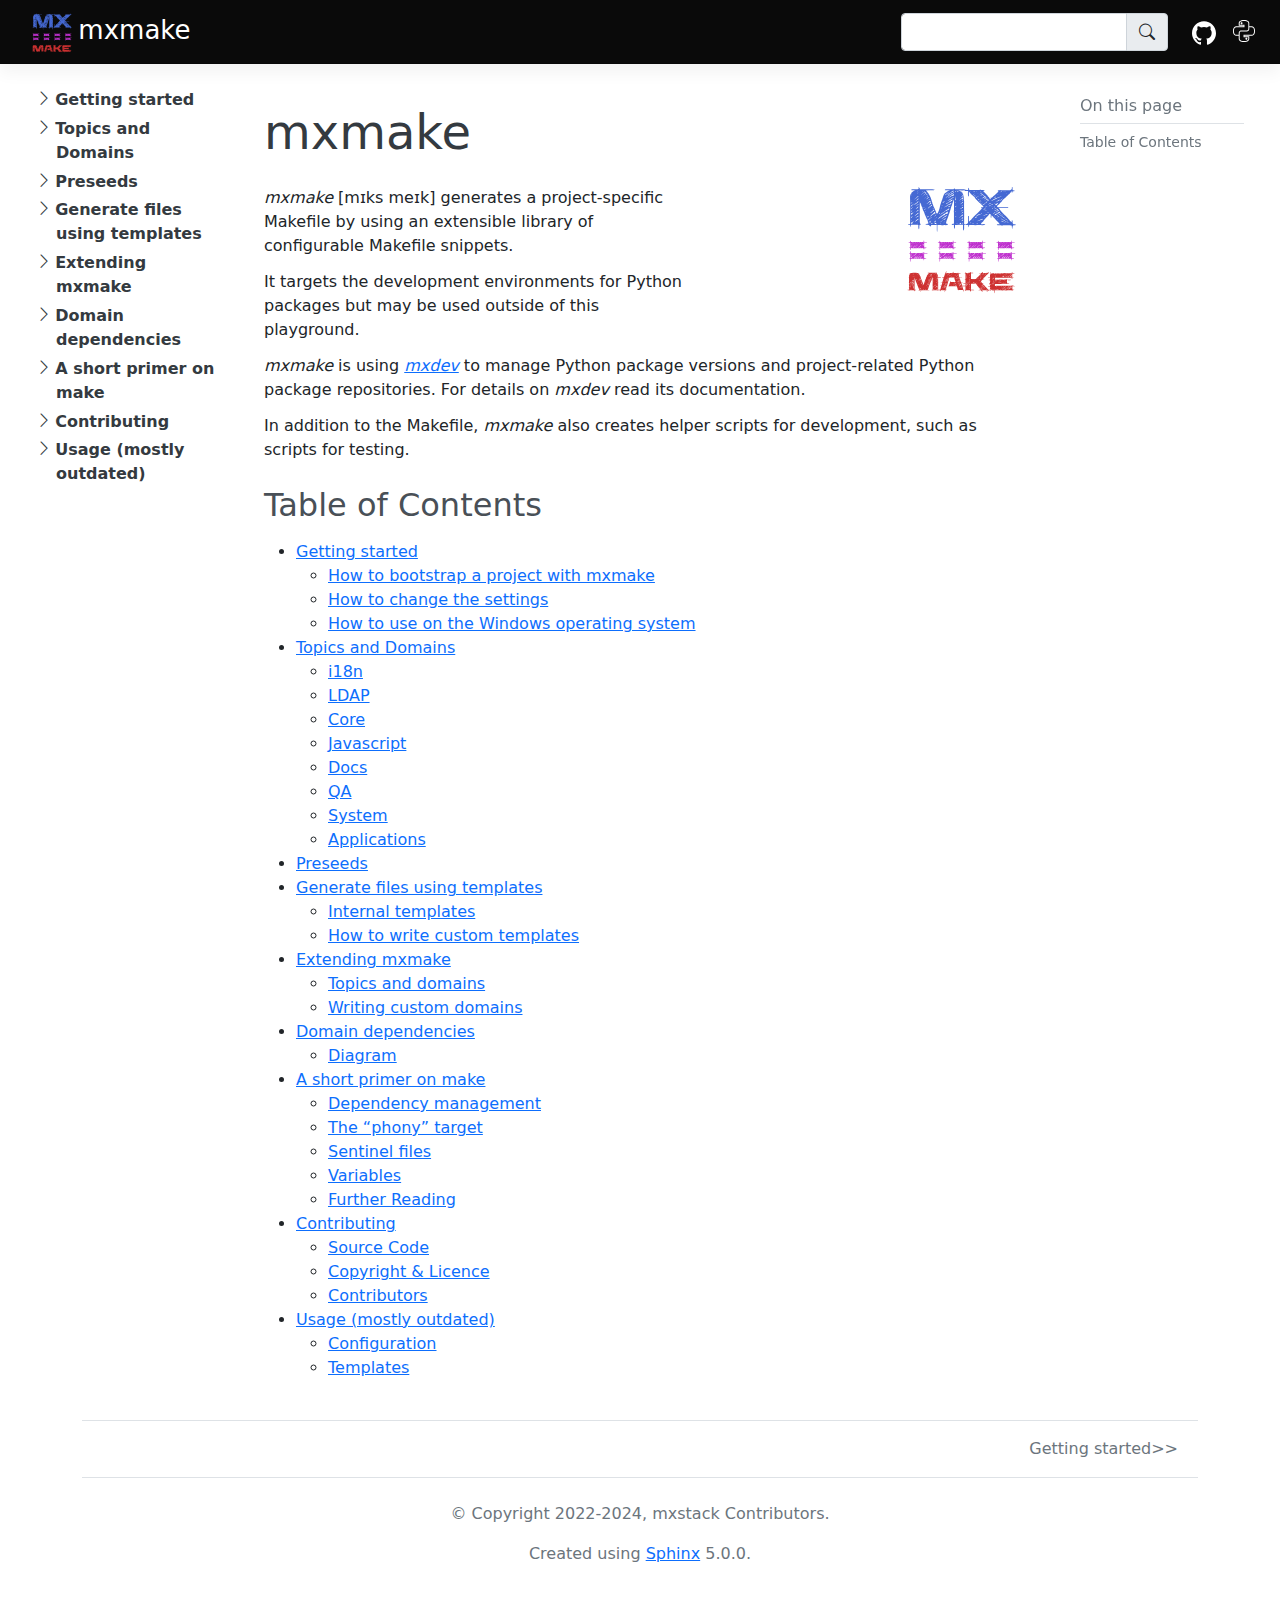
<file: index.html>
<!DOCTYPE html>

<html lang="en">
  <head>
    <meta charset="utf-8" />
    <meta name="viewport" content="width=device-width, initial-scale=1.0" /><meta name="viewport" content="width=device-width, initial-scale=1" />

    <title>mxmake &#8212; mxmake 1.0 documentation</title>
    <link rel="stylesheet" type="text/css" href="_static/pygments.css" />
    <link rel="stylesheet" type="text/css" href="_static/conestack.css" />
    <script data-url_root="./" id="documentation_options" src="_static/documentation_options.js"></script>
    <script src="_static/jquery.js"></script>
    <script src="_static/underscore.js"></script>
    <script src="_static/_sphinx_javascript_frameworks_compat.js"></script>
    <script src="_static/doctools.js"></script>
    <link rel="index" title="Index" href="genindex.html" />
    <link rel="search" title="Search" href="search.html" />
    <link rel="next" title="Getting started" href="getting-started.html" />
<link rel="stylesheet" type="text/css" src="_static/bootstrap.css" />
<script src="_static/bootstrap.bundle.min.js"></script>
<script src="_static/conestack.js"></script>

  </head><body>

  <noscript>
    <style type="text/css">
      #searchbox,
      #searchdesc {
        display: none;
      }
      @media (max-width: 768px) {
        #navbar-toggle {
          display: none;
        }
        #cs-mobile-menu {
          display: block;
        }
        #cs-layout {
          margin-top: 12rem;
        }
        #cs-ext-links {
          margin-right: 2rem!important;
        }
      }
    </style>
  </noscript>

  
  <header class="navbar navbar-expand-md" id="header">
    <nav class="container-xxl flex-wrap flex-md-nowrap p-0" id="cs-nav">
  <a id="logo" class="navbar-brand p-0 me-2" href="#">
    <img src="_static/mxmake-logo.svg"
         alt="Logo"
         width="40px"
         height="40px" />
    <span>mxmake</span>
  </a>

      
  <div id="nav-search" class="ms-auto">
    <div id="searchbox" class="nav-item me-3" role="search">
      <form class="search input-group" action="search.html" method="get">
        <input type="text" class="form-control" name="q" aria-labelledby="searchlabel" autocomplete="off" autocorrect="off" autocapitalize="off" spellcheck="false">
        <button type="submit" 
                class="bi bi-search input-group-text"
                btn-title="Search documentation"></button>
      </form>
    </div>
  </div>
      
  <div id="cs-ext-links"class="me-3">
    <ul class="navbar-nav flex-row ms-md-auto">
  <li class="nav-item" data-title="GitHub">
    <a class="nav-link p-2" href="https://github.com/mxstack/mxmake" target="_blank" rel="noopener">
      <svg xmlns="http://www.w3.org/2000/svg" width="36" height="36" class="navbar-nav-svg d-inline-block align-text-top" viewBox="0 0 512 499.36" role="img"><title>GitHub</title><path fill="currentColor" fill-rule="evenodd" d="M256 0C114.64 0 0 114.61 0 256c0 113.09 73.34 209 175.08 242.9 12.8 2.35 17.47-5.56 17.47-12.34 0-6.08-.22-22.18-.35-43.54-71.2 15.49-86.2-34.34-86.2-34.34-11.64-29.57-28.42-37.45-28.42-37.45-23.27-15.84 1.73-15.55 1.73-15.55 25.69 1.81 39.21 26.38 39.21 26.38 22.84 39.12 59.92 27.82 74.5 21.27 2.33-16.54 8.94-27.82 16.25-34.22-56.84-6.43-116.6-28.43-116.6-126.49 0-27.95 10-50.8 26.35-68.69-2.63-6.48-11.42-32.5 2.51-67.75 0 0 21.49-6.88 70.4 26.24a242.65 242.65 0 0 1 128.18 0c48.87-33.13 70.33-26.24 70.33-26.24 14 35.25 5.18 61.27 2.55 67.75 16.41 17.9 26.31 40.75 26.31 68.69 0 98.35-59.85 120-116.88 126.32 9.19 7.9 17.38 23.53 17.38 47.41 0 34.22-.31 61.83-.31 70.23 0 6.85 4.61 14.81 17.6 12.31C438.72 464.97 512 369.08 512 256.02 512 114.62 397.37 0 256 0z"></path></svg>
    </a>
  </li>

  <li class="nav-item" data-title="Pypi">
    <a class="nav-link p-2" href="https://pypi.org/project/mxmake" target="_blank" rel="noopener">
      <svg xmlns="http://www.w3.org/2000/svg" x="0px" y="0px" width="36" height="36" viewBox="0 0 50 50" role="img" style=" fill:#000000;"><path d="M 25 2 C 20.941406 2 18.1875 2.96875 16.4375 4.375 C 14.6875 5.78125 14 7.589844 14 9.09375 L 14 14 L 24 14 L 24 15 L 9.09375 15 C 7.265625 15 5.410156 15.792969 4.09375 17.46875 C 2.777344 19.144531 2 21.644531 2 25 C 2 28.355469 2.777344 30.855469 4.09375 32.53125 C 5.410156 34.207031 7.265625 35 9.09375 35 L 14 35 L 14 40.90625 C 14 42.410156 14.6875 44.21875 16.4375 45.625 C 18.1875 47.03125 20.941406 48 25 48 C 29.058594 48 31.8125 47.03125 33.5625 45.625 C 35.3125 44.21875 36 42.410156 36 40.90625 L 36 36 L 26 36 L 26 35 L 40.90625 35 C 42.734375 35 44.589844 34.207031 45.90625 32.53125 C 47.222656 30.855469 48 28.355469 48 25 C 48 21.644531 47.222656 19.144531 45.90625 17.46875 C 44.589844 15.792969 42.734375 15 40.90625 15 L 36 15 L 36 9.09375 C 36 7.550781 35.316406 5.738281 33.5625 4.34375 C 31.808594 2.949219 29.054688 2 25 2 Z M 25 4 C 28.746094 4 31.015625 4.875 32.3125 5.90625 C 33.609375 6.9375 34 8.136719 34 9.09375 L 34 21 C 34 22.65625 32.65625 24 31 24 L 19 24 C 16.941406 24 15.167969 25.269531 14.40625 27.0625 C 14.277344 27.359375 14.160156 27.675781 14.09375 28 C 14.027344 28.324219 14 28.65625 14 29 L 14 33 L 9.09375 33 C 7.824219 33 6.648438 32.503906 5.6875 31.28125 C 4.726563 30.058594 4 28.042969 4 25 C 4 21.957031 4.726563 19.941406 5.6875 18.71875 C 6.648438 17.496094 7.824219 17 9.09375 17 L 26 17 L 26 12 L 16 12 L 16 9.09375 C 16 8.199219 16.386719 6.980469 17.6875 5.9375 C 18.988281 4.894531 21.257813 4 25 4 Z M 20 7 C 18.898438 7 18 7.898438 18 9 C 18 10.101563 18.898438 11 20 11 C 21.101563 11 22 10.101563 22 9 C 22 7.898438 21.101563 7 20 7 Z M 36 17 L 40.90625 17 C 42.175781 17 43.351563 17.496094 44.3125 18.71875 C 45.273438 19.941406 46 21.957031 46 25 C 46 28.042969 45.273438 30.058594 44.3125 31.28125 C 43.351563 32.503906 42.175781 33 40.90625 33 L 24 33 L 24 38 L 34 38 L 34 40.90625 C 34 41.800781 33.613281 43.019531 32.3125 44.0625 C 31.011719 45.105469 28.742188 46 25 46 C 21.257813 46 18.988281 45.105469 17.6875 44.0625 C 16.386719 43.019531 16 41.800781 16 40.90625 L 16 29 C 16 28.792969 16.023438 28.601563 16.0625 28.40625 C 16.34375 27.039063 17.550781 26 19 26 L 31 26 C 33.746094 26 36 23.746094 36 21 Z M 30 39 C 28.898438 39 28 39.898438 28 41 C 28 42.101563 28.898438 43 30 43 C 31.101563 43 32 42.101563 32 41 C 32 39.898438 31.101563 39 30 39 Z"></path></svg>
    </a>
  </li>

    </ul>
  </div>


      <button id="navbar-toggle" class="navbar-toggler p-0 me-4" type="button" data-bs-toggle="collapse" data-bs-target="#cs-mobile-menu">
        <svg xmlns="http://www.w3.org/2000/svg" width="32" height="32" class="bi" fill="currentColor" viewBox="0 0 16 16"><path fill-rule="evenodd" d="M2.5 11.5A.5.5 0 0 1 3 11h10a.5.5 0 0 1 0 1H3a.5.5 0 0 1-.5-.5zm0-4A.5.5 0 0 1 3 7h10a.5.5 0 0 1 0 1H3a.5.5 0 0 1-.5-.5zm0-4A.5.5 0 0 1 3 3h10a.5.5 0 0 1 0 1H3a.5.5 0 0 1-.5-.5z"></path></svg>
      </button>

      <div class="collapse container-fluid m-0 p-3" id="cs-mobile-menu"><nav class="cs-mobile-toc">
  <ul>
<li class="toctree-l1"><a class="reference internal" href="getting-started.html">Getting started</a></li>
<li class="toctree-l1"><a class="reference internal" href="topics.html">Topics and Domains</a></li>
<li class="toctree-l1"><a class="reference internal" href="preseeds.html">Preseeds</a></li>
<li class="toctree-l1"><a class="reference internal" href="templates.html">Generate files using templates</a></li>
<li class="toctree-l1"><a class="reference internal" href="extending.html">Extending mxmake</a></li>
<li class="toctree-l1"><a class="reference internal" href="dependencies.html">Domain dependencies</a></li>
<li class="toctree-l1"><a class="reference internal" href="make.html">A short primer on make</a></li>
<li class="toctree-l1"><a class="reference internal" href="contributing.html">Contributing</a></li>
<li class="toctree-l1"><a class="reference internal" href="usage-old.html">Usage (mostly outdated)</a></li>
</ul>

</nav>
      </div>
    </nav>
  </header>
  

  <div class="container-xxl my-md-4" id="cs-layout">
    
  <aside id="cs-sidebar" class="ms-4 sphinxsidebar"><nav class="cs-nav-toc">
  <ul>
<li class="toctree-l1"><a class="reference internal" href="getting-started.html">Getting started</a><ul>
<li class="toctree-l2"><a class="reference internal" href="getting-started.html#how-to-bootstrap-a-project-with-mxmake">How to bootstrap a project with mxmake</a></li>
<li class="toctree-l2"><a class="reference internal" href="getting-started.html#how-to-change-the-settings">How to change the settings</a></li>
<li class="toctree-l2"><a class="reference internal" href="getting-started.html#how-to-use-on-the-windows-operating-system">How to use on the Windows operating system</a></li>
</ul>
</li>
<li class="toctree-l1"><a class="reference internal" href="topics.html">Topics and Domains</a><ul>
<li class="toctree-l2"><a class="reference internal" href="topics.html#i18n">i18n</a></li>
<li class="toctree-l2"><a class="reference internal" href="topics.html#ldap">LDAP</a></li>
<li class="toctree-l2"><a class="reference internal" href="topics.html#core">Core</a></li>
<li class="toctree-l2"><a class="reference internal" href="topics.html#javascript">Javascript</a></li>
<li class="toctree-l2"><a class="reference internal" href="topics.html#docs">Docs</a></li>
<li class="toctree-l2"><a class="reference internal" href="topics.html#qa">QA</a></li>
<li class="toctree-l2"><a class="reference internal" href="topics.html#system">System</a></li>
<li class="toctree-l2"><a class="reference internal" href="topics.html#applications">Applications</a></li>
</ul>
</li>
<li class="toctree-l1"><a class="reference internal" href="preseeds.html">Preseeds</a></li>
<li class="toctree-l1"><a class="reference internal" href="templates.html">Generate files using templates</a><ul>
<li class="toctree-l2"><a class="reference internal" href="templates.html#internal-templates">Internal templates</a></li>
<li class="toctree-l2"><a class="reference internal" href="templates.html#how-to-write-custom-templates">How to write custom templates</a></li>
</ul>
</li>
<li class="toctree-l1"><a class="reference internal" href="extending.html">Extending mxmake</a><ul>
<li class="toctree-l2"><a class="reference internal" href="extending.html#topics-and-domains">Topics and domains</a></li>
<li class="toctree-l2"><a class="reference internal" href="extending.html#writing-custom-domains">Writing custom domains</a></li>
</ul>
</li>
<li class="toctree-l1"><a class="reference internal" href="dependencies.html">Domain dependencies</a><ul>
<li class="toctree-l2"><a class="reference internal" href="dependencies.html#diagram">Diagram</a></li>
</ul>
</li>
<li class="toctree-l1"><a class="reference internal" href="make.html">A short primer on make</a><ul>
<li class="toctree-l2"><a class="reference internal" href="make.html#dependency-management">Dependency management</a></li>
<li class="toctree-l2"><a class="reference internal" href="make.html#the-phony-target">The “phony” target</a></li>
<li class="toctree-l2"><a class="reference internal" href="make.html#sentinel-files">Sentinel files</a></li>
<li class="toctree-l2"><a class="reference internal" href="make.html#variables">Variables</a></li>
<li class="toctree-l2"><a class="reference internal" href="make.html#further-reading">Further Reading</a></li>
</ul>
</li>
<li class="toctree-l1"><a class="reference internal" href="contributing.html">Contributing</a><ul>
<li class="toctree-l2"><a class="reference internal" href="contributing.html#source-code">Source Code</a></li>
<li class="toctree-l2"><a class="reference internal" href="contributing.html#copyright-licence">Copyright &amp; Licence</a></li>
<li class="toctree-l2"><a class="reference internal" href="contributing.html#contributors">Contributors</a></li>
</ul>
</li>
<li class="toctree-l1"><a class="reference internal" href="usage-old.html">Usage (mostly outdated)</a><ul>
<li class="toctree-l2"><a class="reference internal" href="usage-old.html#configuration">Configuration</a></li>
<li class="toctree-l2"><a class="reference internal" href="usage-old.html#templates">Templates</a></li>
</ul>
</li>
</ul>

</nav>
    
  </aside>
    

    
      <main class="document cs-main order-1" role="main">
    
      <div class="ps-lg-4 mt-3 cs-content">
        
  <section id="mxmake">
<h1>mxmake<a class="headerlink" href="#mxmake" title="Permalink to this heading">#</a></h1>
<a class="float-end reference internal image-reference" href="_images/mxmake-logo.svg"><img alt="mxmake logo" class="float-end" src="_images/mxmake-logo.svg" width="33%" /></a>
<p><em>mxmake</em> [mɪks meɪk] generates a project-specific Makefile by using an extensible library of configurable Makefile snippets.</p>
<p>It targets the development environments for Python packages but may be used outside of this playground.</p>
<p><em>mxmake</em> is using <em><a class="reference external" href="https://github.com/mxstack/mxdev">mxdev</a></em> to manage Python package versions and project-related Python package repositories.
For details on <em>mxdev</em> read its documentation.</p>
<p>In addition to the Makefile, <em>mxmake</em> also creates helper scripts for development, such as scripts for testing.</p>
<section id="table-of-contents">
<h2>Table of Contents<a class="headerlink" href="#table-of-contents" title="Permalink to this heading">#</a></h2>
<div class="toctree-wrapper compound">
<ul>
<li class="toctree-l1"><a class="reference internal" href="getting-started.html">Getting started</a><ul>
<li class="toctree-l2"><a class="reference internal" href="getting-started.html#how-to-bootstrap-a-project-with-mxmake">How to bootstrap a project with mxmake</a></li>
<li class="toctree-l2"><a class="reference internal" href="getting-started.html#how-to-change-the-settings">How to change the settings</a></li>
<li class="toctree-l2"><a class="reference internal" href="getting-started.html#how-to-use-on-the-windows-operating-system">How to use on the Windows operating system</a></li>
</ul>
</li>
<li class="toctree-l1"><a class="reference internal" href="topics.html">Topics and Domains</a><ul>
<li class="toctree-l2"><a class="reference internal" href="topics.html#i18n">i18n</a></li>
<li class="toctree-l2"><a class="reference internal" href="topics.html#ldap">LDAP</a></li>
<li class="toctree-l2"><a class="reference internal" href="topics.html#core">Core</a></li>
<li class="toctree-l2"><a class="reference internal" href="topics.html#javascript">Javascript</a></li>
<li class="toctree-l2"><a class="reference internal" href="topics.html#docs">Docs</a></li>
<li class="toctree-l2"><a class="reference internal" href="topics.html#qa">QA</a></li>
<li class="toctree-l2"><a class="reference internal" href="topics.html#system">System</a></li>
<li class="toctree-l2"><a class="reference internal" href="topics.html#applications">Applications</a></li>
</ul>
</li>
<li class="toctree-l1"><a class="reference internal" href="preseeds.html">Preseeds</a></li>
<li class="toctree-l1"><a class="reference internal" href="templates.html">Generate files using templates</a><ul>
<li class="toctree-l2"><a class="reference internal" href="templates.html#internal-templates">Internal templates</a></li>
<li class="toctree-l2"><a class="reference internal" href="templates.html#how-to-write-custom-templates">How to write custom templates</a></li>
</ul>
</li>
<li class="toctree-l1"><a class="reference internal" href="extending.html">Extending mxmake</a><ul>
<li class="toctree-l2"><a class="reference internal" href="extending.html#topics-and-domains">Topics and domains</a></li>
<li class="toctree-l2"><a class="reference internal" href="extending.html#writing-custom-domains">Writing custom domains</a></li>
</ul>
</li>
<li class="toctree-l1"><a class="reference internal" href="dependencies.html">Domain dependencies</a><ul>
<li class="toctree-l2"><a class="reference internal" href="dependencies.html#diagram">Diagram</a></li>
</ul>
</li>
<li class="toctree-l1"><a class="reference internal" href="make.html">A short primer on make</a><ul>
<li class="toctree-l2"><a class="reference internal" href="make.html#dependency-management">Dependency management</a></li>
<li class="toctree-l2"><a class="reference internal" href="make.html#the-phony-target">The “phony” target</a></li>
<li class="toctree-l2"><a class="reference internal" href="make.html#sentinel-files">Sentinel files</a></li>
<li class="toctree-l2"><a class="reference internal" href="make.html#variables">Variables</a></li>
<li class="toctree-l2"><a class="reference internal" href="make.html#further-reading">Further Reading</a></li>
</ul>
</li>
<li class="toctree-l1"><a class="reference internal" href="contributing.html">Contributing</a><ul>
<li class="toctree-l2"><a class="reference internal" href="contributing.html#source-code">Source Code</a></li>
<li class="toctree-l2"><a class="reference internal" href="contributing.html#copyright-licence">Copyright &amp; Licence</a></li>
<li class="toctree-l2"><a class="reference internal" href="contributing.html#contributors">Contributors</a></li>
</ul>
</li>
<li class="toctree-l1"><a class="reference internal" href="usage-old.html">Usage (mostly outdated)</a><ul>
<li class="toctree-l2"><a class="reference internal" href="usage-old.html#configuration">Configuration</a></li>
<li class="toctree-l2"><a class="reference internal" href="usage-old.html#templates">Templates</a></li>
</ul>
</li>
</ul>
</div>
</section>
</section>


      </div>

    
  <div class="cs-local-toc mx-4 mt-4 mb-5 my-md-0 ps-xl-3 mb-lg-5 text-muted">
    <strong class="d-block h6 my-2 pb-2 border-bottom">On this page</strong>
    <nav id="TableOfContents">
      <ul>
<li><a class="reference internal" href="#table-of-contents">Table of Contents</a></li>
</ul>

    </nav>
  </div>
    
    </main>
  </div><div class="container footer" role="contentinfo">
  <footer class="d-flex flex-wrap justify-content-between align-items-center pt-2 my-4 border-top"><ul class="pb-2 mb-3 nav container border-bottom">
  <li class="nav-item col-md-6 col">
  </li>
  <li class="nav-item col-md-6 col text-end">
    <a href="getting-started.html"
       title="next chapter"
       class="nav-link px-2 text-muted next-chapter">Getting started</a>
  </li>
</ul>
      <div class="container text-center text-muted pt-2 pb-2">
          &#169; Copyright 2022-2024, mxstack Contributors.
      </div>
      <div class="container text-center text-muted pt-2 pb-2">
        Created using <a href="https://www.sphinx-doc.org/">Sphinx</a> 5.0.0.
      </div>
  </footer>
</div>

  </body>
</html>
</file>
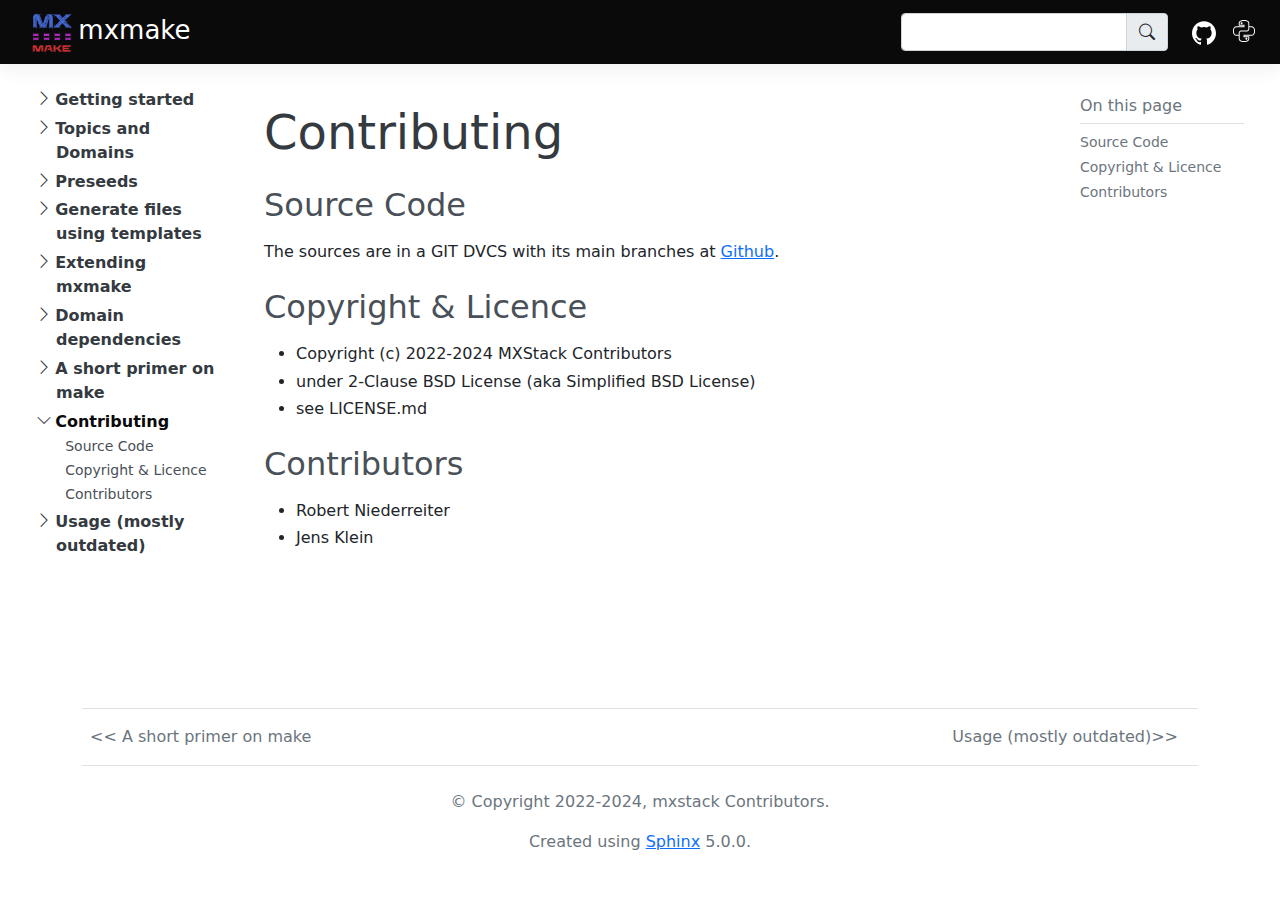
<file: contributing.html>
<!DOCTYPE html>

<html lang="en">
  <head>
    <meta charset="utf-8" />
    <meta name="viewport" content="width=device-width, initial-scale=1.0" /><meta name="viewport" content="width=device-width, initial-scale=1" />

    <title>Contributing &#8212; mxmake 1.0 documentation</title>
    <link rel="stylesheet" type="text/css" href="_static/pygments.css" />
    <link rel="stylesheet" type="text/css" href="_static/conestack.css" />
    <script data-url_root="./" id="documentation_options" src="_static/documentation_options.js"></script>
    <script src="_static/jquery.js"></script>
    <script src="_static/underscore.js"></script>
    <script src="_static/_sphinx_javascript_frameworks_compat.js"></script>
    <script src="_static/doctools.js"></script>
    <link rel="index" title="Index" href="genindex.html" />
    <link rel="search" title="Search" href="search.html" />
    <link rel="next" title="Usage (mostly outdated)" href="usage-old.html" />
    <link rel="prev" title="A short primer on make" href="make.html" />
<link rel="stylesheet" type="text/css" src="_static/bootstrap.css" />
<script src="_static/bootstrap.bundle.min.js"></script>
<script src="_static/conestack.js"></script>

  </head><body>

  <noscript>
    <style type="text/css">
      #searchbox,
      #searchdesc {
        display: none;
      }
      @media (max-width: 768px) {
        #navbar-toggle {
          display: none;
        }
        #cs-mobile-menu {
          display: block;
        }
        #cs-layout {
          margin-top: 12rem;
        }
        #cs-ext-links {
          margin-right: 2rem!important;
        }
      }
    </style>
  </noscript>

  
  <header class="navbar navbar-expand-md" id="header">
    <nav class="container-xxl flex-wrap flex-md-nowrap p-0" id="cs-nav">
  <a id="logo" class="navbar-brand p-0 me-2" href="index.html">
    <img src="_static/mxmake-logo.svg"
         alt="Logo"
         width="40px"
         height="40px" />
    <span>mxmake</span>
  </a>

      
  <div id="nav-search" class="ms-auto">
    <div id="searchbox" class="nav-item me-3" role="search">
      <form class="search input-group" action="search.html" method="get">
        <input type="text" class="form-control" name="q" aria-labelledby="searchlabel" autocomplete="off" autocorrect="off" autocapitalize="off" spellcheck="false">
        <button type="submit" 
                class="bi bi-search input-group-text"
                btn-title="Search documentation"></button>
      </form>
    </div>
  </div>
      
  <div id="cs-ext-links"class="me-3">
    <ul class="navbar-nav flex-row ms-md-auto">
  <li class="nav-item" data-title="GitHub">
    <a class="nav-link p-2" href="https://github.com/mxstack/mxmake" target="_blank" rel="noopener">
      <svg xmlns="http://www.w3.org/2000/svg" width="36" height="36" class="navbar-nav-svg d-inline-block align-text-top" viewBox="0 0 512 499.36" role="img"><title>GitHub</title><path fill="currentColor" fill-rule="evenodd" d="M256 0C114.64 0 0 114.61 0 256c0 113.09 73.34 209 175.08 242.9 12.8 2.35 17.47-5.56 17.47-12.34 0-6.08-.22-22.18-.35-43.54-71.2 15.49-86.2-34.34-86.2-34.34-11.64-29.57-28.42-37.45-28.42-37.45-23.27-15.84 1.73-15.55 1.73-15.55 25.69 1.81 39.21 26.38 39.21 26.38 22.84 39.12 59.92 27.82 74.5 21.27 2.33-16.54 8.94-27.82 16.25-34.22-56.84-6.43-116.6-28.43-116.6-126.49 0-27.95 10-50.8 26.35-68.69-2.63-6.48-11.42-32.5 2.51-67.75 0 0 21.49-6.88 70.4 26.24a242.65 242.65 0 0 1 128.18 0c48.87-33.13 70.33-26.24 70.33-26.24 14 35.25 5.18 61.27 2.55 67.75 16.41 17.9 26.31 40.75 26.31 68.69 0 98.35-59.85 120-116.88 126.32 9.19 7.9 17.38 23.53 17.38 47.41 0 34.22-.31 61.83-.31 70.23 0 6.85 4.61 14.81 17.6 12.31C438.72 464.97 512 369.08 512 256.02 512 114.62 397.37 0 256 0z"></path></svg>
    </a>
  </li>

  <li class="nav-item" data-title="Pypi">
    <a class="nav-link p-2" href="https://pypi.org/project/mxmake" target="_blank" rel="noopener">
      <svg xmlns="http://www.w3.org/2000/svg" x="0px" y="0px" width="36" height="36" viewBox="0 0 50 50" role="img" style=" fill:#000000;"><path d="M 25 2 C 20.941406 2 18.1875 2.96875 16.4375 4.375 C 14.6875 5.78125 14 7.589844 14 9.09375 L 14 14 L 24 14 L 24 15 L 9.09375 15 C 7.265625 15 5.410156 15.792969 4.09375 17.46875 C 2.777344 19.144531 2 21.644531 2 25 C 2 28.355469 2.777344 30.855469 4.09375 32.53125 C 5.410156 34.207031 7.265625 35 9.09375 35 L 14 35 L 14 40.90625 C 14 42.410156 14.6875 44.21875 16.4375 45.625 C 18.1875 47.03125 20.941406 48 25 48 C 29.058594 48 31.8125 47.03125 33.5625 45.625 C 35.3125 44.21875 36 42.410156 36 40.90625 L 36 36 L 26 36 L 26 35 L 40.90625 35 C 42.734375 35 44.589844 34.207031 45.90625 32.53125 C 47.222656 30.855469 48 28.355469 48 25 C 48 21.644531 47.222656 19.144531 45.90625 17.46875 C 44.589844 15.792969 42.734375 15 40.90625 15 L 36 15 L 36 9.09375 C 36 7.550781 35.316406 5.738281 33.5625 4.34375 C 31.808594 2.949219 29.054688 2 25 2 Z M 25 4 C 28.746094 4 31.015625 4.875 32.3125 5.90625 C 33.609375 6.9375 34 8.136719 34 9.09375 L 34 21 C 34 22.65625 32.65625 24 31 24 L 19 24 C 16.941406 24 15.167969 25.269531 14.40625 27.0625 C 14.277344 27.359375 14.160156 27.675781 14.09375 28 C 14.027344 28.324219 14 28.65625 14 29 L 14 33 L 9.09375 33 C 7.824219 33 6.648438 32.503906 5.6875 31.28125 C 4.726563 30.058594 4 28.042969 4 25 C 4 21.957031 4.726563 19.941406 5.6875 18.71875 C 6.648438 17.496094 7.824219 17 9.09375 17 L 26 17 L 26 12 L 16 12 L 16 9.09375 C 16 8.199219 16.386719 6.980469 17.6875 5.9375 C 18.988281 4.894531 21.257813 4 25 4 Z M 20 7 C 18.898438 7 18 7.898438 18 9 C 18 10.101563 18.898438 11 20 11 C 21.101563 11 22 10.101563 22 9 C 22 7.898438 21.101563 7 20 7 Z M 36 17 L 40.90625 17 C 42.175781 17 43.351563 17.496094 44.3125 18.71875 C 45.273438 19.941406 46 21.957031 46 25 C 46 28.042969 45.273438 30.058594 44.3125 31.28125 C 43.351563 32.503906 42.175781 33 40.90625 33 L 24 33 L 24 38 L 34 38 L 34 40.90625 C 34 41.800781 33.613281 43.019531 32.3125 44.0625 C 31.011719 45.105469 28.742188 46 25 46 C 21.257813 46 18.988281 45.105469 17.6875 44.0625 C 16.386719 43.019531 16 41.800781 16 40.90625 L 16 29 C 16 28.792969 16.023438 28.601563 16.0625 28.40625 C 16.34375 27.039063 17.550781 26 19 26 L 31 26 C 33.746094 26 36 23.746094 36 21 Z M 30 39 C 28.898438 39 28 39.898438 28 41 C 28 42.101563 28.898438 43 30 43 C 31.101563 43 32 42.101563 32 41 C 32 39.898438 31.101563 39 30 39 Z"></path></svg>
    </a>
  </li>

    </ul>
  </div>


      <button id="navbar-toggle" class="navbar-toggler p-0 me-4" type="button" data-bs-toggle="collapse" data-bs-target="#cs-mobile-menu">
        <svg xmlns="http://www.w3.org/2000/svg" width="32" height="32" class="bi" fill="currentColor" viewBox="0 0 16 16"><path fill-rule="evenodd" d="M2.5 11.5A.5.5 0 0 1 3 11h10a.5.5 0 0 1 0 1H3a.5.5 0 0 1-.5-.5zm0-4A.5.5 0 0 1 3 7h10a.5.5 0 0 1 0 1H3a.5.5 0 0 1-.5-.5zm0-4A.5.5 0 0 1 3 3h10a.5.5 0 0 1 0 1H3a.5.5 0 0 1-.5-.5z"></path></svg>
      </button>

      <div class="collapse container-fluid m-0 p-3" id="cs-mobile-menu"><nav class="cs-mobile-toc">
  <ul class="current">
<li class="toctree-l1"><a class="reference internal" href="getting-started.html">Getting started</a></li>
<li class="toctree-l1"><a class="reference internal" href="topics.html">Topics and Domains</a></li>
<li class="toctree-l1"><a class="reference internal" href="preseeds.html">Preseeds</a></li>
<li class="toctree-l1"><a class="reference internal" href="templates.html">Generate files using templates</a></li>
<li class="toctree-l1"><a class="reference internal" href="extending.html">Extending mxmake</a></li>
<li class="toctree-l1"><a class="reference internal" href="dependencies.html">Domain dependencies</a></li>
<li class="toctree-l1"><a class="reference internal" href="make.html">A short primer on make</a></li>
<li class="toctree-l1 current"><a class="current reference internal" href="#">Contributing</a></li>
<li class="toctree-l1"><a class="reference internal" href="usage-old.html">Usage (mostly outdated)</a></li>
</ul>

</nav>
      </div>
    </nav>
  </header>
  

  <div class="container-xxl my-md-4" id="cs-layout">
    
  <aside id="cs-sidebar" class="ms-4 sphinxsidebar"><nav class="cs-nav-toc">
  <ul class="current">
<li class="toctree-l1"><a class="reference internal" href="getting-started.html">Getting started</a><ul>
<li class="toctree-l2"><a class="reference internal" href="getting-started.html#how-to-bootstrap-a-project-with-mxmake">How to bootstrap a project with mxmake</a></li>
<li class="toctree-l2"><a class="reference internal" href="getting-started.html#how-to-change-the-settings">How to change the settings</a></li>
<li class="toctree-l2"><a class="reference internal" href="getting-started.html#how-to-use-on-the-windows-operating-system">How to use on the Windows operating system</a></li>
</ul>
</li>
<li class="toctree-l1"><a class="reference internal" href="topics.html">Topics and Domains</a><ul>
<li class="toctree-l2"><a class="reference internal" href="topics.html#i18n">i18n</a></li>
<li class="toctree-l2"><a class="reference internal" href="topics.html#ldap">LDAP</a></li>
<li class="toctree-l2"><a class="reference internal" href="topics.html#core">Core</a></li>
<li class="toctree-l2"><a class="reference internal" href="topics.html#javascript">Javascript</a></li>
<li class="toctree-l2"><a class="reference internal" href="topics.html#docs">Docs</a></li>
<li class="toctree-l2"><a class="reference internal" href="topics.html#qa">QA</a></li>
<li class="toctree-l2"><a class="reference internal" href="topics.html#system">System</a></li>
<li class="toctree-l2"><a class="reference internal" href="topics.html#applications">Applications</a></li>
</ul>
</li>
<li class="toctree-l1"><a class="reference internal" href="preseeds.html">Preseeds</a></li>
<li class="toctree-l1"><a class="reference internal" href="templates.html">Generate files using templates</a><ul>
<li class="toctree-l2"><a class="reference internal" href="templates.html#internal-templates">Internal templates</a></li>
<li class="toctree-l2"><a class="reference internal" href="templates.html#how-to-write-custom-templates">How to write custom templates</a></li>
</ul>
</li>
<li class="toctree-l1"><a class="reference internal" href="extending.html">Extending mxmake</a><ul>
<li class="toctree-l2"><a class="reference internal" href="extending.html#topics-and-domains">Topics and domains</a></li>
<li class="toctree-l2"><a class="reference internal" href="extending.html#writing-custom-domains">Writing custom domains</a></li>
</ul>
</li>
<li class="toctree-l1"><a class="reference internal" href="dependencies.html">Domain dependencies</a><ul>
<li class="toctree-l2"><a class="reference internal" href="dependencies.html#diagram">Diagram</a></li>
</ul>
</li>
<li class="toctree-l1"><a class="reference internal" href="make.html">A short primer on make</a><ul>
<li class="toctree-l2"><a class="reference internal" href="make.html#dependency-management">Dependency management</a></li>
<li class="toctree-l2"><a class="reference internal" href="make.html#the-phony-target">The “phony” target</a></li>
<li class="toctree-l2"><a class="reference internal" href="make.html#sentinel-files">Sentinel files</a></li>
<li class="toctree-l2"><a class="reference internal" href="make.html#variables">Variables</a></li>
<li class="toctree-l2"><a class="reference internal" href="make.html#further-reading">Further Reading</a></li>
</ul>
</li>
<li class="toctree-l1 current"><a class="current reference internal" href="#">Contributing</a><ul>
<li class="toctree-l2"><a class="reference internal" href="#source-code">Source Code</a></li>
<li class="toctree-l2"><a class="reference internal" href="#copyright-licence">Copyright &amp; Licence</a></li>
<li class="toctree-l2"><a class="reference internal" href="#contributors">Contributors</a></li>
</ul>
</li>
<li class="toctree-l1"><a class="reference internal" href="usage-old.html">Usage (mostly outdated)</a><ul>
<li class="toctree-l2"><a class="reference internal" href="usage-old.html#configuration">Configuration</a></li>
<li class="toctree-l2"><a class="reference internal" href="usage-old.html#templates">Templates</a></li>
</ul>
</li>
</ul>

</nav>
    
  </aside>
    

    
      <main class="document cs-main order-1" role="main">
    
      <div class="ps-lg-4 mt-3 cs-content">
        
  <section id="contributing">
<h1>Contributing<a class="headerlink" href="#contributing" title="Permalink to this heading">#</a></h1>
<section id="source-code">
<h2>Source Code<a class="headerlink" href="#source-code" title="Permalink to this heading">#</a></h2>
<p>The sources are in a GIT DVCS with its main branches at <a class="reference external" href="http://github.com/mxstack/mxmake">Github</a>.</p>
</section>
<section id="copyright-licence">
<h2>Copyright &amp; Licence<a class="headerlink" href="#copyright-licence" title="Permalink to this heading">#</a></h2>
<ul class="simple">
<li><p>Copyright (c) 2022-2024 MXStack Contributors</p></li>
<li><p>under 2-Clause BSD License (aka Simplified BSD License)</p></li>
<li><p>see LICENSE.md</p></li>
</ul>
</section>
<section id="contributors">
<h2>Contributors<a class="headerlink" href="#contributors" title="Permalink to this heading">#</a></h2>
<ul class="simple">
<li><p>Robert Niederreiter</p></li>
<li><p>Jens Klein</p></li>
</ul>
</section>
</section>


      </div>

    
  <div class="cs-local-toc mx-4 mt-4 mb-5 my-md-0 ps-xl-3 mb-lg-5 text-muted">
    <strong class="d-block h6 my-2 pb-2 border-bottom">On this page</strong>
    <nav id="TableOfContents">
      <ul>
<li><a class="reference internal" href="#source-code">Source Code</a></li>
<li><a class="reference internal" href="#copyright-licence">Copyright &amp; Licence</a></li>
<li><a class="reference internal" href="#contributors">Contributors</a></li>
</ul>

    </nav>
  </div>
    
    </main>
  </div><div class="container footer" role="contentinfo">
  <footer class="d-flex flex-wrap justify-content-between align-items-center pt-2 my-4 border-top"><ul class="pb-2 mb-3 nav container border-bottom">
  <li class="nav-item col-md-6 col">
    <a href="make.html"
       title="previous chapter"
       class="nav-link px-2 text-muted previous-chapter">A short primer on make</a>
  </li>
  <li class="nav-item col-md-6 col text-end">
    <a href="usage-old.html"
       title="next chapter"
       class="nav-link px-2 text-muted next-chapter">Usage (mostly outdated)</a>
  </li>
</ul>
      <div class="container text-center text-muted pt-2 pb-2">
          &#169; Copyright 2022-2024, mxstack Contributors.
      </div>
      <div class="container text-center text-muted pt-2 pb-2">
        Created using <a href="https://www.sphinx-doc.org/">Sphinx</a> 5.0.0.
      </div>
  </footer>
</div>

  </body>
</html>
</file>
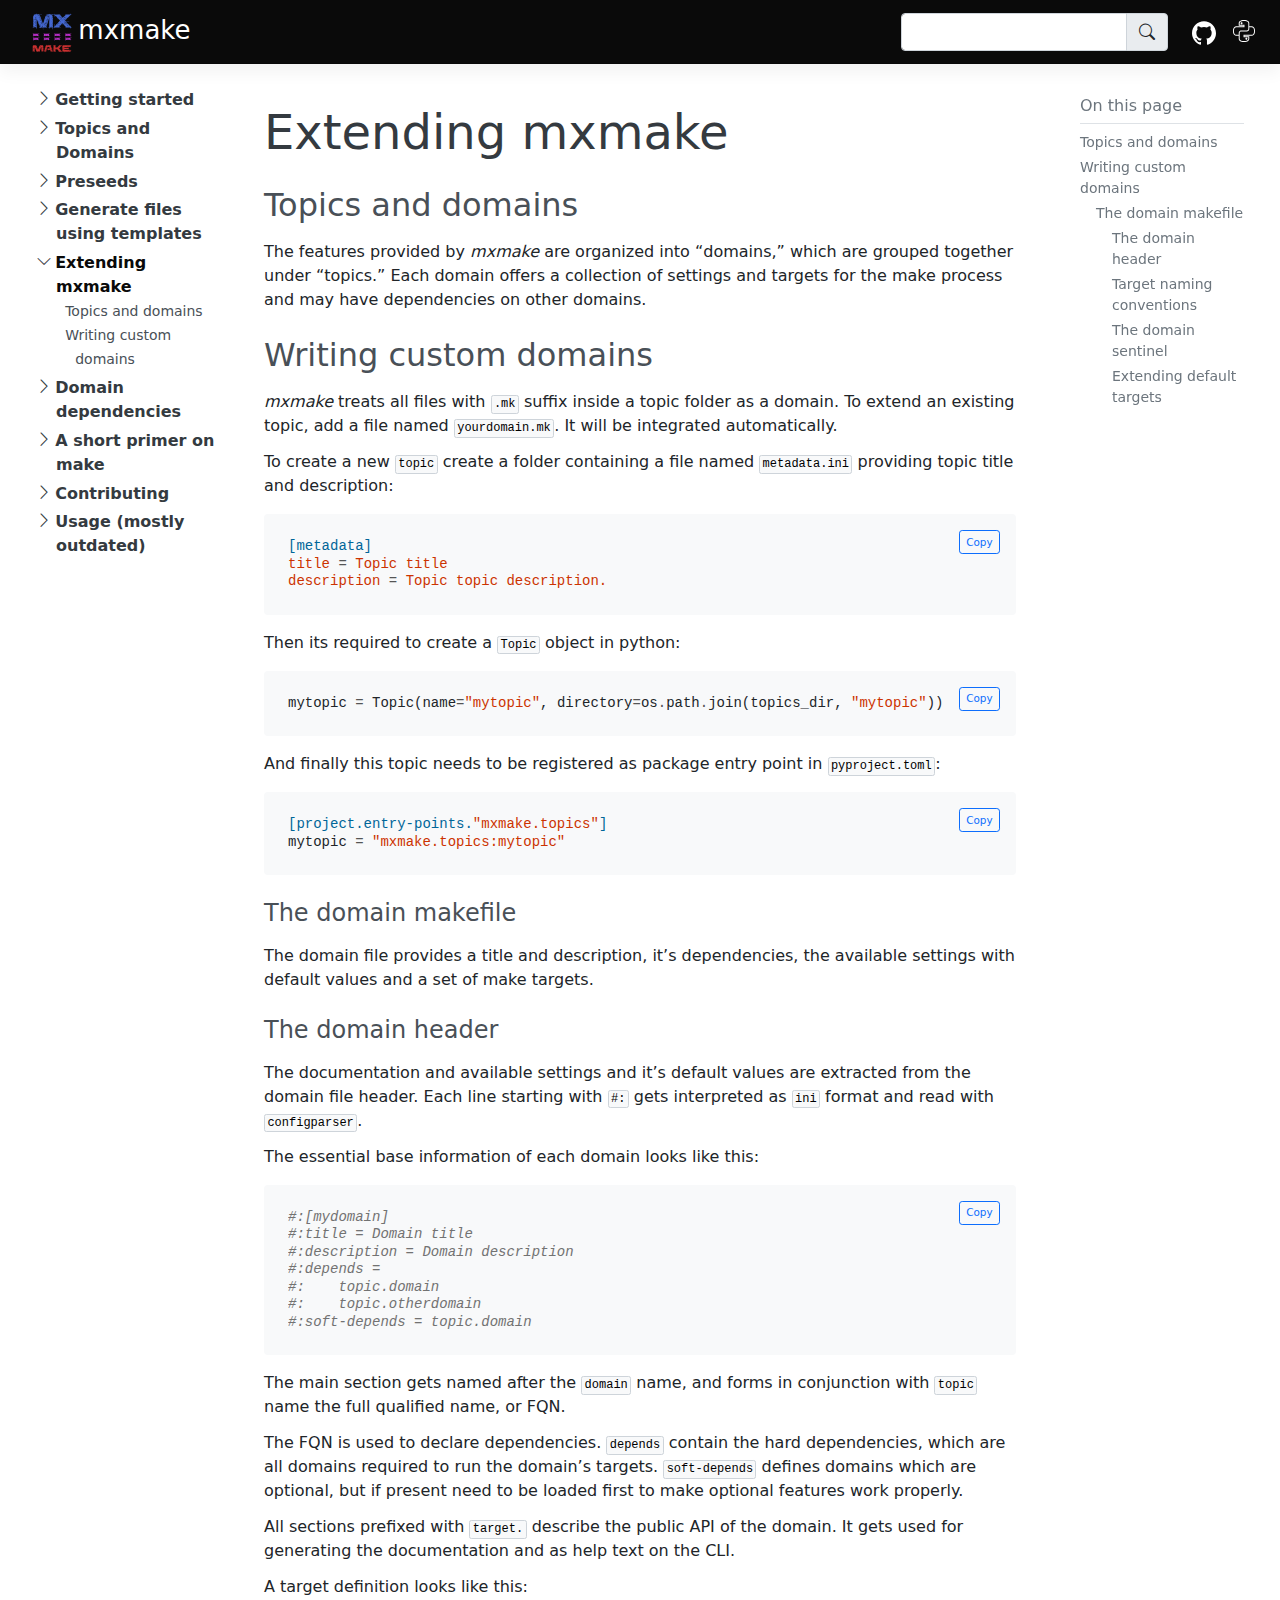
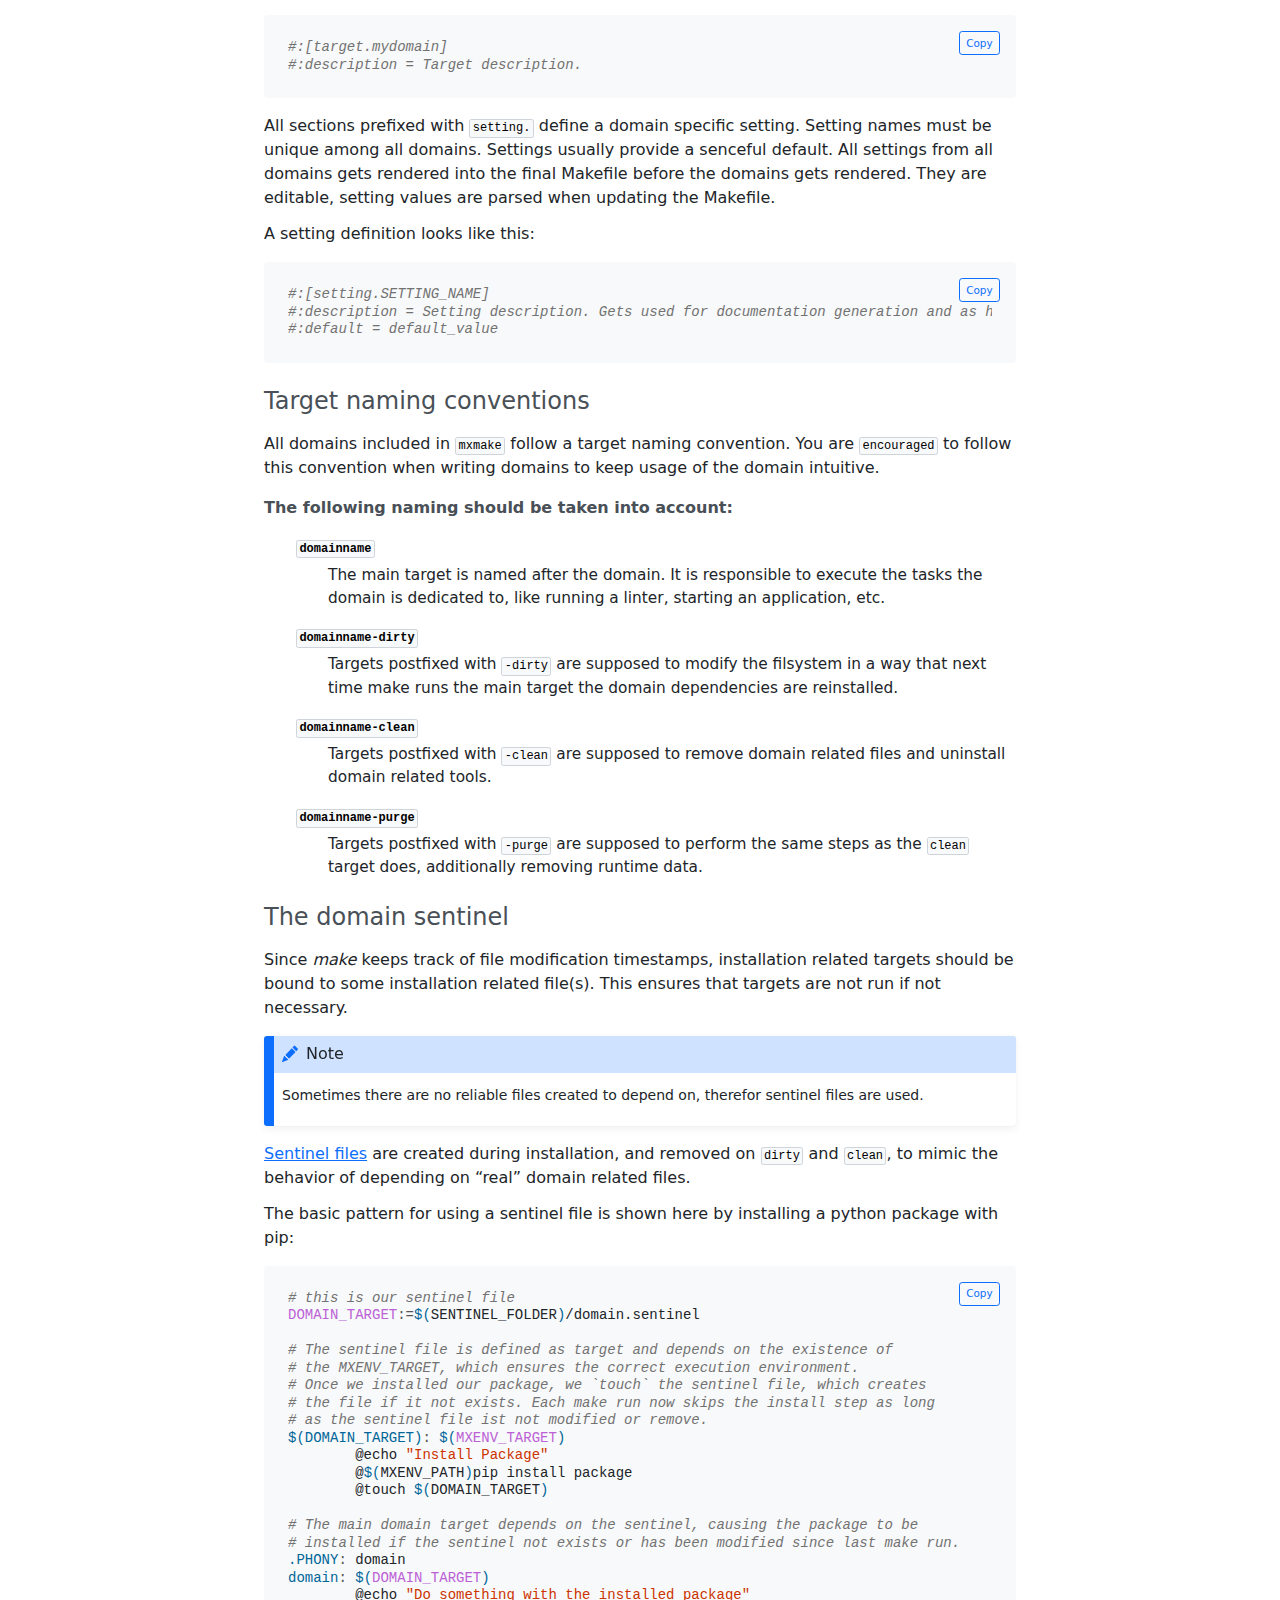
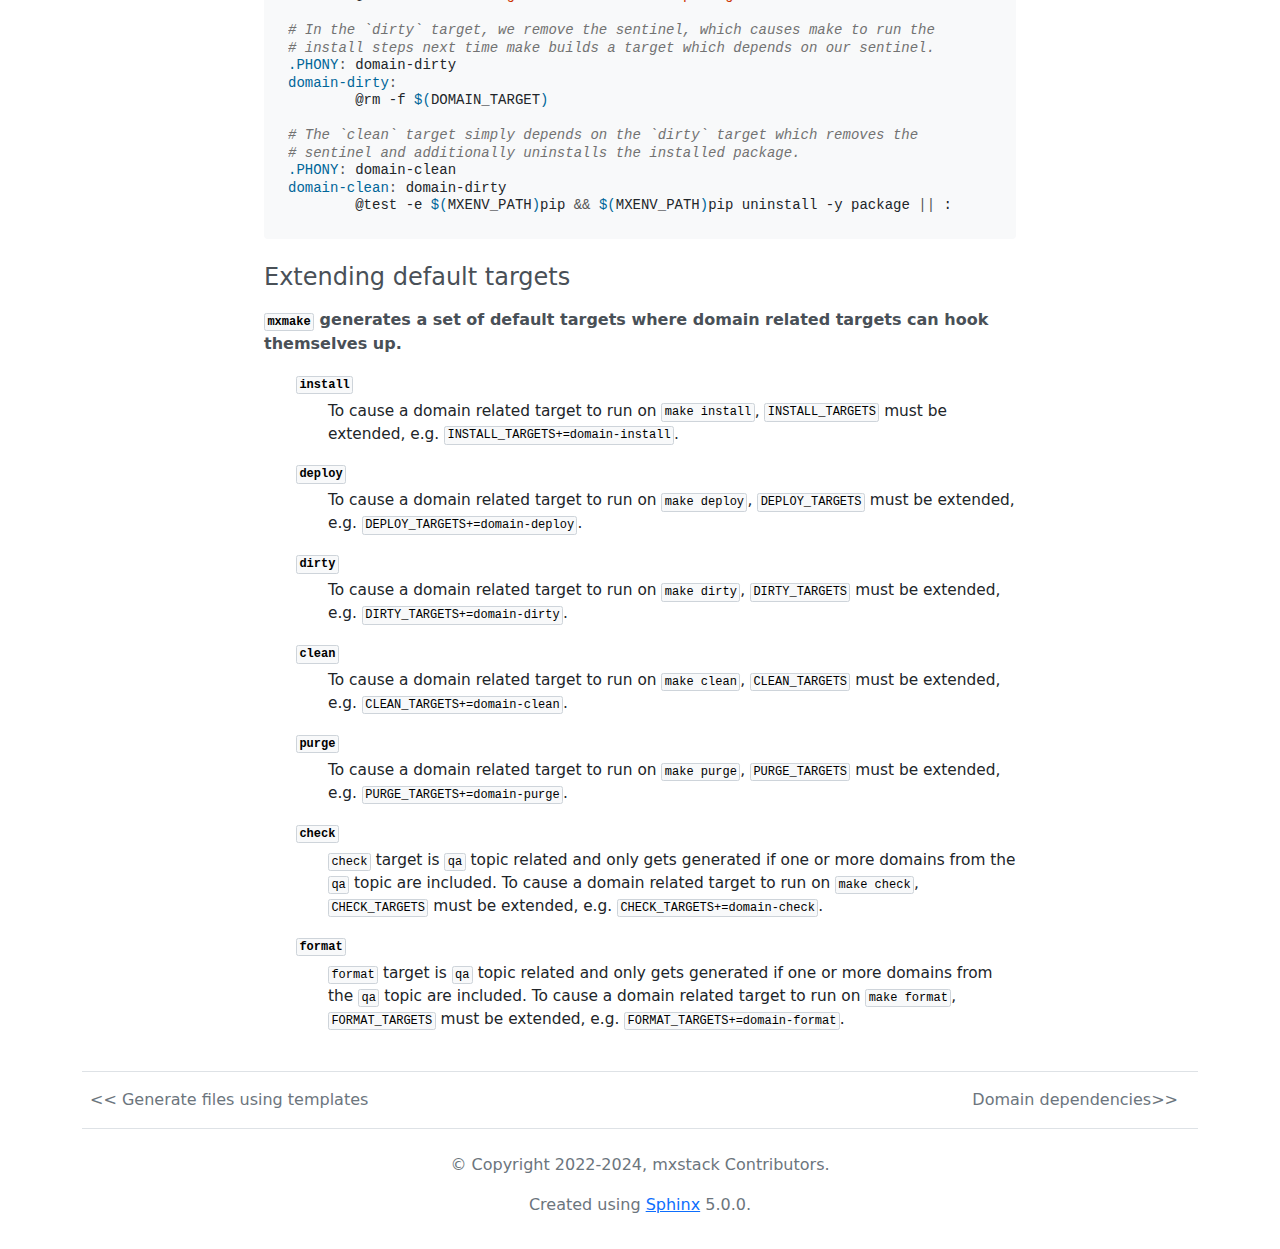
<file: extending.html>
<!DOCTYPE html>

<html lang="en">
  <head>
    <meta charset="utf-8" />
    <meta name="viewport" content="width=device-width, initial-scale=1.0" /><meta name="viewport" content="width=device-width, initial-scale=1" />

    <title>Extending mxmake &#8212; mxmake 1.0 documentation</title>
    <link rel="stylesheet" type="text/css" href="_static/pygments.css" />
    <link rel="stylesheet" type="text/css" href="_static/conestack.css" />
    <script data-url_root="./" id="documentation_options" src="_static/documentation_options.js"></script>
    <script src="_static/jquery.js"></script>
    <script src="_static/underscore.js"></script>
    <script src="_static/_sphinx_javascript_frameworks_compat.js"></script>
    <script src="_static/doctools.js"></script>
    <link rel="index" title="Index" href="genindex.html" />
    <link rel="search" title="Search" href="search.html" />
    <link rel="next" title="Domain dependencies" href="dependencies.html" />
    <link rel="prev" title="Generate files using templates" href="templates.html" />
<link rel="stylesheet" type="text/css" src="_static/bootstrap.css" />
<script src="_static/bootstrap.bundle.min.js"></script>
<script src="_static/conestack.js"></script>

  </head><body>

  <noscript>
    <style type="text/css">
      #searchbox,
      #searchdesc {
        display: none;
      }
      @media (max-width: 768px) {
        #navbar-toggle {
          display: none;
        }
        #cs-mobile-menu {
          display: block;
        }
        #cs-layout {
          margin-top: 12rem;
        }
        #cs-ext-links {
          margin-right: 2rem!important;
        }
      }
    </style>
  </noscript>

  
  <header class="navbar navbar-expand-md" id="header">
    <nav class="container-xxl flex-wrap flex-md-nowrap p-0" id="cs-nav">
  <a id="logo" class="navbar-brand p-0 me-2" href="index.html">
    <img src="_static/mxmake-logo.svg"
         alt="Logo"
         width="40px"
         height="40px" />
    <span>mxmake</span>
  </a>

      
  <div id="nav-search" class="ms-auto">
    <div id="searchbox" class="nav-item me-3" role="search">
      <form class="search input-group" action="search.html" method="get">
        <input type="text" class="form-control" name="q" aria-labelledby="searchlabel" autocomplete="off" autocorrect="off" autocapitalize="off" spellcheck="false">
        <button type="submit" 
                class="bi bi-search input-group-text"
                btn-title="Search documentation"></button>
      </form>
    </div>
  </div>
      
  <div id="cs-ext-links"class="me-3">
    <ul class="navbar-nav flex-row ms-md-auto">
  <li class="nav-item" data-title="GitHub">
    <a class="nav-link p-2" href="https://github.com/mxstack/mxmake" target="_blank" rel="noopener">
      <svg xmlns="http://www.w3.org/2000/svg" width="36" height="36" class="navbar-nav-svg d-inline-block align-text-top" viewBox="0 0 512 499.36" role="img"><title>GitHub</title><path fill="currentColor" fill-rule="evenodd" d="M256 0C114.64 0 0 114.61 0 256c0 113.09 73.34 209 175.08 242.9 12.8 2.35 17.47-5.56 17.47-12.34 0-6.08-.22-22.18-.35-43.54-71.2 15.49-86.2-34.34-86.2-34.34-11.64-29.57-28.42-37.45-28.42-37.45-23.27-15.84 1.73-15.55 1.73-15.55 25.69 1.81 39.21 26.38 39.21 26.38 22.84 39.12 59.92 27.82 74.5 21.27 2.33-16.54 8.94-27.82 16.25-34.22-56.84-6.43-116.6-28.43-116.6-126.49 0-27.95 10-50.8 26.35-68.69-2.63-6.48-11.42-32.5 2.51-67.75 0 0 21.49-6.88 70.4 26.24a242.65 242.65 0 0 1 128.18 0c48.87-33.13 70.33-26.24 70.33-26.24 14 35.25 5.18 61.27 2.55 67.75 16.41 17.9 26.31 40.75 26.31 68.69 0 98.35-59.85 120-116.88 126.32 9.19 7.9 17.38 23.53 17.38 47.41 0 34.22-.31 61.83-.31 70.23 0 6.85 4.61 14.81 17.6 12.31C438.72 464.97 512 369.08 512 256.02 512 114.62 397.37 0 256 0z"></path></svg>
    </a>
  </li>

  <li class="nav-item" data-title="Pypi">
    <a class="nav-link p-2" href="https://pypi.org/project/mxmake" target="_blank" rel="noopener">
      <svg xmlns="http://www.w3.org/2000/svg" x="0px" y="0px" width="36" height="36" viewBox="0 0 50 50" role="img" style=" fill:#000000;"><path d="M 25 2 C 20.941406 2 18.1875 2.96875 16.4375 4.375 C 14.6875 5.78125 14 7.589844 14 9.09375 L 14 14 L 24 14 L 24 15 L 9.09375 15 C 7.265625 15 5.410156 15.792969 4.09375 17.46875 C 2.777344 19.144531 2 21.644531 2 25 C 2 28.355469 2.777344 30.855469 4.09375 32.53125 C 5.410156 34.207031 7.265625 35 9.09375 35 L 14 35 L 14 40.90625 C 14 42.410156 14.6875 44.21875 16.4375 45.625 C 18.1875 47.03125 20.941406 48 25 48 C 29.058594 48 31.8125 47.03125 33.5625 45.625 C 35.3125 44.21875 36 42.410156 36 40.90625 L 36 36 L 26 36 L 26 35 L 40.90625 35 C 42.734375 35 44.589844 34.207031 45.90625 32.53125 C 47.222656 30.855469 48 28.355469 48 25 C 48 21.644531 47.222656 19.144531 45.90625 17.46875 C 44.589844 15.792969 42.734375 15 40.90625 15 L 36 15 L 36 9.09375 C 36 7.550781 35.316406 5.738281 33.5625 4.34375 C 31.808594 2.949219 29.054688 2 25 2 Z M 25 4 C 28.746094 4 31.015625 4.875 32.3125 5.90625 C 33.609375 6.9375 34 8.136719 34 9.09375 L 34 21 C 34 22.65625 32.65625 24 31 24 L 19 24 C 16.941406 24 15.167969 25.269531 14.40625 27.0625 C 14.277344 27.359375 14.160156 27.675781 14.09375 28 C 14.027344 28.324219 14 28.65625 14 29 L 14 33 L 9.09375 33 C 7.824219 33 6.648438 32.503906 5.6875 31.28125 C 4.726563 30.058594 4 28.042969 4 25 C 4 21.957031 4.726563 19.941406 5.6875 18.71875 C 6.648438 17.496094 7.824219 17 9.09375 17 L 26 17 L 26 12 L 16 12 L 16 9.09375 C 16 8.199219 16.386719 6.980469 17.6875 5.9375 C 18.988281 4.894531 21.257813 4 25 4 Z M 20 7 C 18.898438 7 18 7.898438 18 9 C 18 10.101563 18.898438 11 20 11 C 21.101563 11 22 10.101563 22 9 C 22 7.898438 21.101563 7 20 7 Z M 36 17 L 40.90625 17 C 42.175781 17 43.351563 17.496094 44.3125 18.71875 C 45.273438 19.941406 46 21.957031 46 25 C 46 28.042969 45.273438 30.058594 44.3125 31.28125 C 43.351563 32.503906 42.175781 33 40.90625 33 L 24 33 L 24 38 L 34 38 L 34 40.90625 C 34 41.800781 33.613281 43.019531 32.3125 44.0625 C 31.011719 45.105469 28.742188 46 25 46 C 21.257813 46 18.988281 45.105469 17.6875 44.0625 C 16.386719 43.019531 16 41.800781 16 40.90625 L 16 29 C 16 28.792969 16.023438 28.601563 16.0625 28.40625 C 16.34375 27.039063 17.550781 26 19 26 L 31 26 C 33.746094 26 36 23.746094 36 21 Z M 30 39 C 28.898438 39 28 39.898438 28 41 C 28 42.101563 28.898438 43 30 43 C 31.101563 43 32 42.101563 32 41 C 32 39.898438 31.101563 39 30 39 Z"></path></svg>
    </a>
  </li>

    </ul>
  </div>


      <button id="navbar-toggle" class="navbar-toggler p-0 me-4" type="button" data-bs-toggle="collapse" data-bs-target="#cs-mobile-menu">
        <svg xmlns="http://www.w3.org/2000/svg" width="32" height="32" class="bi" fill="currentColor" viewBox="0 0 16 16"><path fill-rule="evenodd" d="M2.5 11.5A.5.5 0 0 1 3 11h10a.5.5 0 0 1 0 1H3a.5.5 0 0 1-.5-.5zm0-4A.5.5 0 0 1 3 7h10a.5.5 0 0 1 0 1H3a.5.5 0 0 1-.5-.5zm0-4A.5.5 0 0 1 3 3h10a.5.5 0 0 1 0 1H3a.5.5 0 0 1-.5-.5z"></path></svg>
      </button>

      <div class="collapse container-fluid m-0 p-3" id="cs-mobile-menu"><nav class="cs-mobile-toc">
  <ul class="current">
<li class="toctree-l1"><a class="reference internal" href="getting-started.html">Getting started</a></li>
<li class="toctree-l1"><a class="reference internal" href="topics.html">Topics and Domains</a></li>
<li class="toctree-l1"><a class="reference internal" href="preseeds.html">Preseeds</a></li>
<li class="toctree-l1"><a class="reference internal" href="templates.html">Generate files using templates</a></li>
<li class="toctree-l1 current"><a class="current reference internal" href="#">Extending mxmake</a></li>
<li class="toctree-l1"><a class="reference internal" href="dependencies.html">Domain dependencies</a></li>
<li class="toctree-l1"><a class="reference internal" href="make.html">A short primer on make</a></li>
<li class="toctree-l1"><a class="reference internal" href="contributing.html">Contributing</a></li>
<li class="toctree-l1"><a class="reference internal" href="usage-old.html">Usage (mostly outdated)</a></li>
</ul>

</nav>
      </div>
    </nav>
  </header>
  

  <div class="container-xxl my-md-4" id="cs-layout">
    
  <aside id="cs-sidebar" class="ms-4 sphinxsidebar"><nav class="cs-nav-toc">
  <ul class="current">
<li class="toctree-l1"><a class="reference internal" href="getting-started.html">Getting started</a><ul>
<li class="toctree-l2"><a class="reference internal" href="getting-started.html#how-to-bootstrap-a-project-with-mxmake">How to bootstrap a project with mxmake</a></li>
<li class="toctree-l2"><a class="reference internal" href="getting-started.html#how-to-change-the-settings">How to change the settings</a></li>
<li class="toctree-l2"><a class="reference internal" href="getting-started.html#how-to-use-on-the-windows-operating-system">How to use on the Windows operating system</a></li>
</ul>
</li>
<li class="toctree-l1"><a class="reference internal" href="topics.html">Topics and Domains</a><ul>
<li class="toctree-l2"><a class="reference internal" href="topics.html#i18n">i18n</a></li>
<li class="toctree-l2"><a class="reference internal" href="topics.html#ldap">LDAP</a></li>
<li class="toctree-l2"><a class="reference internal" href="topics.html#core">Core</a></li>
<li class="toctree-l2"><a class="reference internal" href="topics.html#javascript">Javascript</a></li>
<li class="toctree-l2"><a class="reference internal" href="topics.html#docs">Docs</a></li>
<li class="toctree-l2"><a class="reference internal" href="topics.html#qa">QA</a></li>
<li class="toctree-l2"><a class="reference internal" href="topics.html#system">System</a></li>
<li class="toctree-l2"><a class="reference internal" href="topics.html#applications">Applications</a></li>
</ul>
</li>
<li class="toctree-l1"><a class="reference internal" href="preseeds.html">Preseeds</a></li>
<li class="toctree-l1"><a class="reference internal" href="templates.html">Generate files using templates</a><ul>
<li class="toctree-l2"><a class="reference internal" href="templates.html#internal-templates">Internal templates</a></li>
<li class="toctree-l2"><a class="reference internal" href="templates.html#how-to-write-custom-templates">How to write custom templates</a></li>
</ul>
</li>
<li class="toctree-l1 current"><a class="current reference internal" href="#">Extending mxmake</a><ul>
<li class="toctree-l2"><a class="reference internal" href="#topics-and-domains">Topics and domains</a></li>
<li class="toctree-l2"><a class="reference internal" href="#writing-custom-domains">Writing custom domains</a></li>
</ul>
</li>
<li class="toctree-l1"><a class="reference internal" href="dependencies.html">Domain dependencies</a><ul>
<li class="toctree-l2"><a class="reference internal" href="dependencies.html#diagram">Diagram</a></li>
</ul>
</li>
<li class="toctree-l1"><a class="reference internal" href="make.html">A short primer on make</a><ul>
<li class="toctree-l2"><a class="reference internal" href="make.html#dependency-management">Dependency management</a></li>
<li class="toctree-l2"><a class="reference internal" href="make.html#the-phony-target">The “phony” target</a></li>
<li class="toctree-l2"><a class="reference internal" href="make.html#sentinel-files">Sentinel files</a></li>
<li class="toctree-l2"><a class="reference internal" href="make.html#variables">Variables</a></li>
<li class="toctree-l2"><a class="reference internal" href="make.html#further-reading">Further Reading</a></li>
</ul>
</li>
<li class="toctree-l1"><a class="reference internal" href="contributing.html">Contributing</a><ul>
<li class="toctree-l2"><a class="reference internal" href="contributing.html#source-code">Source Code</a></li>
<li class="toctree-l2"><a class="reference internal" href="contributing.html#copyright-licence">Copyright &amp; Licence</a></li>
<li class="toctree-l2"><a class="reference internal" href="contributing.html#contributors">Contributors</a></li>
</ul>
</li>
<li class="toctree-l1"><a class="reference internal" href="usage-old.html">Usage (mostly outdated)</a><ul>
<li class="toctree-l2"><a class="reference internal" href="usage-old.html#configuration">Configuration</a></li>
<li class="toctree-l2"><a class="reference internal" href="usage-old.html#templates">Templates</a></li>
</ul>
</li>
</ul>

</nav>
    
  </aside>
    

    
      <main class="document cs-main order-1" role="main">
    
      <div class="ps-lg-4 mt-3 cs-content">
        
  <section id="extending-mxmake">
<h1>Extending mxmake<a class="headerlink" href="#extending-mxmake" title="Permalink to this heading">#</a></h1>
<section id="topics-and-domains">
<h2>Topics and domains<a class="headerlink" href="#topics-and-domains" title="Permalink to this heading">#</a></h2>
<p>The features provided by <em>mxmake</em> are organized into “domains,” which are grouped together under “topics.”
Each domain offers a collection of settings and targets for the make process and may have dependencies on other domains.</p>
</section>
<section id="writing-custom-domains">
<h2>Writing custom domains<a class="headerlink" href="#writing-custom-domains" title="Permalink to this heading">#</a></h2>
<p><em>mxmake</em> treats all files with <code class="docutils literal notranslate"><span class="pre">.mk</span></code> suffix inside a topic folder as a domain.
To extend an existing topic, add a file named <code class="docutils literal notranslate"><span class="pre">yourdomain.mk</span></code>.
It will be integrated automatically.</p>
<p>To create a new <code class="docutils literal notranslate"><span class="pre">topic</span></code> create a folder containing a file named <code class="docutils literal notranslate"><span class="pre">metadata.ini</span></code> providing topic title and description:</p>
<div class="highlight-ini notranslate"><div class="highlight"><pre><span></span><span class="k">[metadata]</span>
<span class="na">title</span><span class="w"> </span><span class="o">=</span><span class="w"> </span><span class="s">Topic title</span>
<span class="na">description</span><span class="w"> </span><span class="o">=</span><span class="w"> </span><span class="s">Topic topic description.</span>
</pre></div>
</div>
<p>Then its required to create a <code class="docutils literal notranslate"><span class="pre">Topic</span></code> object in python:</p>
<div class="highlight-python notranslate"><div class="highlight"><pre><span></span><span class="n">mytopic</span> <span class="o">=</span> <span class="n">Topic</span><span class="p">(</span><span class="n">name</span><span class="o">=</span><span class="s2">&quot;mytopic&quot;</span><span class="p">,</span> <span class="n">directory</span><span class="o">=</span><span class="n">os</span><span class="o">.</span><span class="n">path</span><span class="o">.</span><span class="n">join</span><span class="p">(</span><span class="n">topics_dir</span><span class="p">,</span> <span class="s2">&quot;mytopic&quot;</span><span class="p">))</span>
</pre></div>
</div>
<p>And finally this topic needs to be registered as package entry point in <code class="docutils literal notranslate"><span class="pre">pyproject.toml</span></code>:</p>
<div class="highlight-toml notranslate"><div class="highlight"><pre><span></span><span class="k">[project.entry-points.</span><span class="s2">&quot;mxmake.topics&quot;</span><span class="k">]</span>
<span class="n">mytopic</span><span class="w"> </span><span class="o">=</span><span class="w"> </span><span class="s2">&quot;mxmake.topics:mytopic&quot;</span>
</pre></div>
</div>
<section id="the-domain-makefile">
<h3>The domain makefile<a class="headerlink" href="#the-domain-makefile" title="Permalink to this heading">#</a></h3>
<p>The domain file provides a title and description, it’s dependencies, the available settings with default values and a set of make targets.</p>
<section id="the-domain-header">
<h4>The domain header<a class="headerlink" href="#the-domain-header" title="Permalink to this heading">#</a></h4>
<p>The documentation and available settings and it’s default values are extracted from the domain file header.
Each line starting with <code class="docutils literal notranslate"><span class="pre">#:</span></code> gets interpreted as <code class="docutils literal notranslate"><span class="pre">ini</span></code> format and read with <code class="docutils literal notranslate"><span class="pre">configparser</span></code>.</p>
<p>The essential base information of each domain looks like this:</p>
<div class="highlight-makefile notranslate"><div class="highlight"><pre><span></span><span class="c">#:[mydomain]</span>
<span class="c">#:title = Domain title</span>
<span class="c">#:description = Domain description</span>
<span class="c">#:depends =</span>
<span class="c">#:    topic.domain</span>
<span class="c">#:    topic.otherdomain</span>
<span class="c">#:soft-depends = topic.domain</span>
</pre></div>
</div>
<p>The main section gets named after the <code class="docutils literal notranslate"><span class="pre">domain</span></code> name, and forms in conjunction with <code class="docutils literal notranslate"><span class="pre">topic</span></code> name the full qualified name, or FQN.</p>
<p>The FQN is used to declare dependencies.
<code class="docutils literal notranslate"><span class="pre">depends</span></code> contain the hard dependencies, which are all domains required to run the domain’s targets.
<code class="docutils literal notranslate"><span class="pre">soft-depends</span></code> defines domains which are optional, but if present need to be loaded first to make optional features work properly.</p>
<p>All sections prefixed with <code class="docutils literal notranslate"><span class="pre">target.</span></code>  describe the public API of the domain.
It gets used for generating the documentation and as help text on the CLI.</p>
<p>A target definition looks like this:</p>
<div class="highlight-ini notranslate"><div class="highlight"><pre><span></span><span class="c1">#:[target.mydomain]</span>
<span class="c1">#:description = Target description.</span>
</pre></div>
</div>
<p>All sections prefixed with <code class="docutils literal notranslate"><span class="pre">setting.</span></code> define a domain specific setting.
Setting names must be unique among all domains.
Settings usually provide a senceful default.
All settings from all domains gets rendered into the final Makefile before the domains gets rendered.
They are editable, setting values are parsed when updating the Makefile.</p>
<p>A setting definition looks like this:</p>
<div class="highlight-ini notranslate"><div class="highlight"><pre><span></span><span class="c1">#:[setting.SETTING_NAME]</span>
<span class="c1">#:description = Setting description. Gets used for documentation generation and as help text on the CLI.</span>
<span class="c1">#:default = default_value</span>
</pre></div>
</div>
</section>
<section id="target-naming-conventions">
<h4>Target naming conventions<a class="headerlink" href="#target-naming-conventions" title="Permalink to this heading">#</a></h4>
<p>All domains included in <code class="docutils literal notranslate"><span class="pre">mxmake</span></code> follow a target naming convention.
You are <code class="docutils literal notranslate"><span class="pre">encouraged</span></code> to follow this convention when writing domains to keep usage of the domain intuitive.</p>
<dl class="simple myst">
<dt>The following naming should be taken into account:</dt><dd><dl class="simple myst">
<dt><code class="docutils literal notranslate"><span class="pre">domainname</span></code></dt><dd><p>The main target is named after the domain.
It is responsible to execute the tasks the domain is dedicated to, like running a linter, starting an application, etc.</p>
</dd>
</dl>
</dd>
<dd><dl class="simple myst">
<dt><code class="docutils literal notranslate"><span class="pre">domainname-dirty</span></code></dt><dd><p>Targets postfixed with <code class="docutils literal notranslate"><span class="pre">-dirty</span></code> are supposed to modify the filsystem in a way that next time make runs the main target the domain dependencies are reinstalled.</p>
</dd>
</dl>
</dd>
<dd><dl class="simple myst">
<dt><code class="docutils literal notranslate"><span class="pre">domainname-clean</span></code></dt><dd><p>Targets postfixed with <code class="docutils literal notranslate"><span class="pre">-clean</span></code> are supposed to remove domain related files and uninstall domain related tools.</p>
</dd>
</dl>
</dd>
<dd><dl class="simple myst">
<dt><code class="docutils literal notranslate"><span class="pre">domainname-purge</span></code></dt><dd><p>Targets postfixed with <code class="docutils literal notranslate"><span class="pre">-purge</span></code> are supposed to perform the same steps as the <code class="docutils literal notranslate"><span class="pre">clean</span></code> target does, additionally removing runtime data.</p>
</dd>
</dl>
</dd>
</dl>
</section>
<section id="the-domain-sentinel">
<h4>The domain sentinel<a class="headerlink" href="#the-domain-sentinel" title="Permalink to this heading">#</a></h4>
<p>Since <em>make</em> keeps track of file modification timestamps, installation related targets should be bound to some installation related file(s).
This ensures that targets are not run if not necessary.</p>
<div class="admonition note">
<p class="admonition-title">Note</p>
<p>Sometimes there are no reliable files created to depend on, therefor sentinel files are used.</p>
</div>
<p><a class="reference internal" href="make.html#make-sentinel-files"><span class="std std-ref">Sentinel files</span></a> are created during installation, and removed on <code class="docutils literal notranslate"><span class="pre">dirty</span></code> and <code class="docutils literal notranslate"><span class="pre">clean</span></code>, to mimic the behavior of depending on “real” domain related files.</p>
<p>The basic pattern for using a sentinel file is shown here by installing a python package with pip:</p>
<div class="highlight-makefile notranslate"><div class="highlight"><pre><span></span><span class="c"># this is our sentinel file</span>
<span class="nv">DOMAIN_TARGET</span><span class="o">:=</span><span class="k">$(</span>SENTINEL_FOLDER<span class="k">)</span>/domain.sentinel

<span class="c"># The sentinel file is defined as target and depends on the existence of</span>
<span class="c"># the MXENV_TARGET, which ensures the correct execution environment.</span>
<span class="c"># Once we installed our package, we `touch` the sentinel file, which creates</span>
<span class="c"># the file if it not exists. Each make run now skips the install step as long</span>
<span class="c"># as the sentinel file ist not modified or remove.</span>
<span class="nf">$(DOMAIN_TARGET)</span><span class="o">:</span><span class="w"> </span><span class="k">$(</span><span class="nv">MXENV_TARGET</span><span class="k">)</span>
<span class="w">	</span>@echo<span class="w"> </span><span class="s2">&quot;Install Package&quot;</span>
<span class="w">	</span>@<span class="k">$(</span>MXENV_PATH<span class="k">)</span>pip<span class="w"> </span>install<span class="w"> </span>package
<span class="w">	</span>@touch<span class="w"> </span><span class="k">$(</span>DOMAIN_TARGET<span class="k">)</span>

<span class="c"># The main domain target depends on the sentinel, causing the package to be</span>
<span class="c"># installed if the sentinel not exists or has been modified since last make run.</span>
<span class="nf">.PHONY</span><span class="o">:</span><span class="w"> </span><span class="n">domain</span>
<span class="nf">domain</span><span class="o">:</span><span class="w"> </span><span class="k">$(</span><span class="nv">DOMAIN_TARGET</span><span class="k">)</span>
<span class="w">	</span>@echo<span class="w"> </span><span class="s2">&quot;Do something with the installed package&quot;</span>

<span class="c"># In the `dirty` target, we remove the sentinel, which causes make to run the</span>
<span class="c"># install steps next time make builds a target which depends on our sentinel.</span>
<span class="nf">.PHONY</span><span class="o">:</span><span class="w"> </span><span class="n">domain</span>-<span class="n">dirty</span>
<span class="nf">domain-dirty</span><span class="o">:</span>
<span class="w">	</span>@rm<span class="w"> </span>-f<span class="w"> </span><span class="k">$(</span>DOMAIN_TARGET<span class="k">)</span>

<span class="c"># The `clean` target simply depends on the `dirty` target which removes the</span>
<span class="c"># sentinel and additionally uninstalls the installed package.</span>
<span class="nf">.PHONY</span><span class="o">:</span><span class="w"> </span><span class="n">domain</span>-<span class="n">clean</span>
<span class="nf">domain-clean</span><span class="o">:</span><span class="w"> </span><span class="n">domain</span>-<span class="n">dirty</span>
<span class="w">	</span>@test<span class="w"> </span>-e<span class="w"> </span><span class="k">$(</span>MXENV_PATH<span class="k">)</span>pip<span class="w"> </span><span class="o">&amp;&amp;</span><span class="w"> </span><span class="k">$(</span>MXENV_PATH<span class="k">)</span>pip<span class="w"> </span>uninstall<span class="w"> </span>-y<span class="w"> </span>package<span class="w"> </span><span class="o">||</span><span class="w"> </span>:
</pre></div>
</div>
</section>
<section id="extending-default-targets">
<h4>Extending default targets<a class="headerlink" href="#extending-default-targets" title="Permalink to this heading">#</a></h4>
<dl class="simple myst">
<dt><code class="docutils literal notranslate"><span class="pre">mxmake</span></code> generates a set of default targets where domain related targets can hook themselves up.</dt><dd><dl class="simple myst">
<dt><code class="docutils literal notranslate"><span class="pre">install</span></code></dt><dd><p>To cause a domain related target to run on <code class="docutils literal notranslate"><span class="pre">make</span> <span class="pre">install</span></code>, <code class="docutils literal notranslate"><span class="pre">INSTALL_TARGETS</span></code> must be extended, e.g. <code class="docutils literal notranslate"><span class="pre">INSTALL_TARGETS+=domain-install</span></code>.</p>
</dd>
</dl>
</dd>
<dd><dl class="simple myst">
<dt><code class="docutils literal notranslate"><span class="pre">deploy</span></code></dt><dd><p>To cause a domain related target to run on <code class="docutils literal notranslate"><span class="pre">make</span> <span class="pre">deploy</span></code>, <code class="docutils literal notranslate"><span class="pre">DEPLOY_TARGETS</span></code> must be extended, e.g. <code class="docutils literal notranslate"><span class="pre">DEPLOY_TARGETS+=domain-deploy</span></code>.</p>
</dd>
</dl>
</dd>
<dd><dl class="simple myst">
<dt><code class="docutils literal notranslate"><span class="pre">dirty</span></code></dt><dd><p>To cause a domain related target to run on <code class="docutils literal notranslate"><span class="pre">make</span> <span class="pre">dirty</span></code>, <code class="docutils literal notranslate"><span class="pre">DIRTY_TARGETS</span></code> must be extended, e.g. <code class="docutils literal notranslate"><span class="pre">DIRTY_TARGETS+=domain-dirty</span></code>.</p>
</dd>
</dl>
</dd>
<dd><dl class="simple myst">
<dt><code class="docutils literal notranslate"><span class="pre">clean</span></code></dt><dd><p>To cause a domain related target to run on <code class="docutils literal notranslate"><span class="pre">make</span> <span class="pre">clean</span></code>, <code class="docutils literal notranslate"><span class="pre">CLEAN_TARGETS</span></code> must be extended, e.g. <code class="docutils literal notranslate"><span class="pre">CLEAN_TARGETS+=domain-clean</span></code>.</p>
</dd>
</dl>
</dd>
<dd><dl class="simple myst">
<dt><code class="docutils literal notranslate"><span class="pre">purge</span></code></dt><dd><p>To cause a domain related target to run on <code class="docutils literal notranslate"><span class="pre">make</span> <span class="pre">purge</span></code>, <code class="docutils literal notranslate"><span class="pre">PURGE_TARGETS</span></code> must be extended, e.g. <code class="docutils literal notranslate"><span class="pre">PURGE_TARGETS+=domain-purge</span></code>.</p>
</dd>
</dl>
</dd>
<dd><dl class="simple myst">
<dt><code class="docutils literal notranslate"><span class="pre">check</span></code></dt><dd><p><code class="docutils literal notranslate"><span class="pre">check</span></code> target is <code class="docutils literal notranslate"><span class="pre">qa</span></code> topic related and only gets generated if one or more domains from the <code class="docutils literal notranslate"><span class="pre">qa</span></code> topic are included.
To cause a domain related target to run on <code class="docutils literal notranslate"><span class="pre">make</span> <span class="pre">check</span></code>, <code class="docutils literal notranslate"><span class="pre">CHECK_TARGETS</span></code> must be extended, e.g. <code class="docutils literal notranslate"><span class="pre">CHECK_TARGETS+=domain-check</span></code>.</p>
</dd>
</dl>
</dd>
<dd><dl class="simple myst">
<dt><code class="docutils literal notranslate"><span class="pre">format</span></code></dt><dd><p><code class="docutils literal notranslate"><span class="pre">format</span></code> target is <code class="docutils literal notranslate"><span class="pre">qa</span></code> topic related and only gets generated if one or more domains from the <code class="docutils literal notranslate"><span class="pre">qa</span></code> topic are included.
To cause a domain related target to run on <code class="docutils literal notranslate"><span class="pre">make</span> <span class="pre">format</span></code>, <code class="docutils literal notranslate"><span class="pre">FORMAT_TARGETS</span></code> must be extended, e.g. <code class="docutils literal notranslate"><span class="pre">FORMAT_TARGETS+=domain-format</span></code>.</p>
</dd>
</dl>
</dd>
</dl>
</section>
</section>
</section>
</section>


      </div>

    
  <div class="cs-local-toc mx-4 mt-4 mb-5 my-md-0 ps-xl-3 mb-lg-5 text-muted">
    <strong class="d-block h6 my-2 pb-2 border-bottom">On this page</strong>
    <nav id="TableOfContents">
      <ul>
<li><a class="reference internal" href="#topics-and-domains">Topics and domains</a></li>
<li><a class="reference internal" href="#writing-custom-domains">Writing custom domains</a><ul>
<li><a class="reference internal" href="#the-domain-makefile">The domain makefile</a><ul>
<li><a class="reference internal" href="#the-domain-header">The domain header</a></li>
<li><a class="reference internal" href="#target-naming-conventions">Target naming conventions</a></li>
<li><a class="reference internal" href="#the-domain-sentinel">The domain sentinel</a></li>
<li><a class="reference internal" href="#extending-default-targets">Extending default targets</a></li>
</ul>
</li>
</ul>
</li>
</ul>

    </nav>
  </div>
    
    </main>
  </div><div class="container footer" role="contentinfo">
  <footer class="d-flex flex-wrap justify-content-between align-items-center pt-2 my-4 border-top"><ul class="pb-2 mb-3 nav container border-bottom">
  <li class="nav-item col-md-6 col">
    <a href="templates.html"
       title="previous chapter"
       class="nav-link px-2 text-muted previous-chapter">Generate files using templates</a>
  </li>
  <li class="nav-item col-md-6 col text-end">
    <a href="dependencies.html"
       title="next chapter"
       class="nav-link px-2 text-muted next-chapter">Domain dependencies</a>
  </li>
</ul>
      <div class="container text-center text-muted pt-2 pb-2">
          &#169; Copyright 2022-2024, mxstack Contributors.
      </div>
      <div class="container text-center text-muted pt-2 pb-2">
        Created using <a href="https://www.sphinx-doc.org/">Sphinx</a> 5.0.0.
      </div>
  </footer>
</div>

  </body>
</html>
</file>
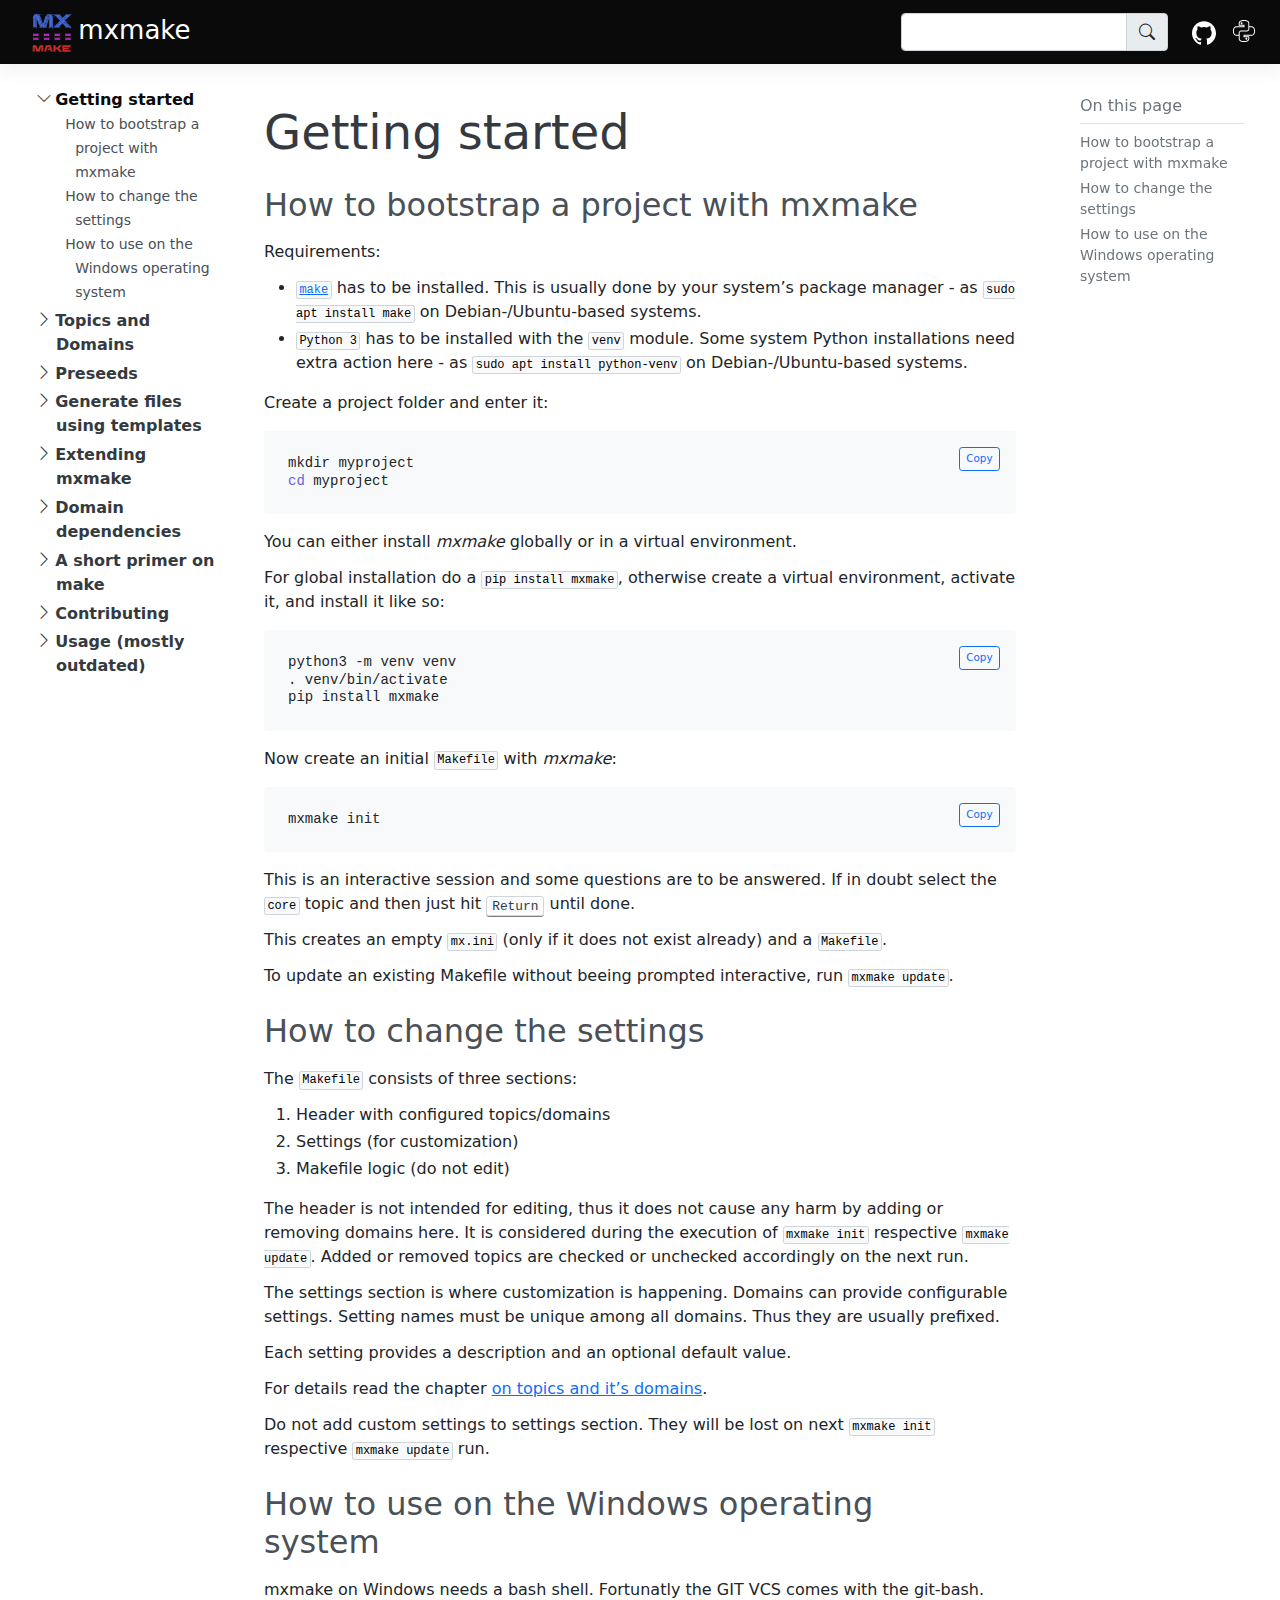
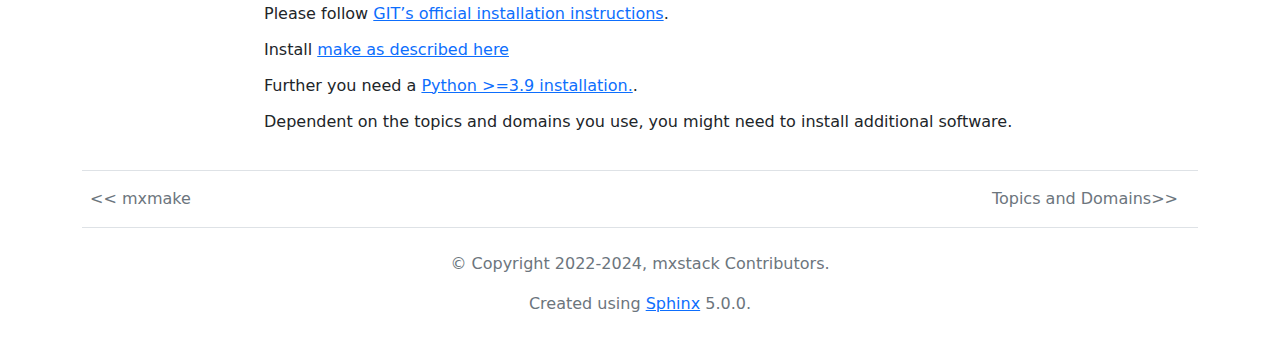
<file: getting-started.html>
<!DOCTYPE html>

<html lang="en">
  <head>
    <meta charset="utf-8" />
    <meta name="viewport" content="width=device-width, initial-scale=1.0" /><meta name="viewport" content="width=device-width, initial-scale=1" />

    <title>Getting started &#8212; mxmake 1.0 documentation</title>
    <link rel="stylesheet" type="text/css" href="_static/pygments.css" />
    <link rel="stylesheet" type="text/css" href="_static/conestack.css" />
    <script data-url_root="./" id="documentation_options" src="_static/documentation_options.js"></script>
    <script src="_static/jquery.js"></script>
    <script src="_static/underscore.js"></script>
    <script src="_static/_sphinx_javascript_frameworks_compat.js"></script>
    <script src="_static/doctools.js"></script>
    <link rel="index" title="Index" href="genindex.html" />
    <link rel="search" title="Search" href="search.html" />
    <link rel="next" title="Topics and Domains" href="topics.html" />
    <link rel="prev" title="mxmake" href="index.html" />
<link rel="stylesheet" type="text/css" src="_static/bootstrap.css" />
<script src="_static/bootstrap.bundle.min.js"></script>
<script src="_static/conestack.js"></script>

  </head><body>

  <noscript>
    <style type="text/css">
      #searchbox,
      #searchdesc {
        display: none;
      }
      @media (max-width: 768px) {
        #navbar-toggle {
          display: none;
        }
        #cs-mobile-menu {
          display: block;
        }
        #cs-layout {
          margin-top: 12rem;
        }
        #cs-ext-links {
          margin-right: 2rem!important;
        }
      }
    </style>
  </noscript>

  
  <header class="navbar navbar-expand-md" id="header">
    <nav class="container-xxl flex-wrap flex-md-nowrap p-0" id="cs-nav">
  <a id="logo" class="navbar-brand p-0 me-2" href="index.html">
    <img src="_static/mxmake-logo.svg"
         alt="Logo"
         width="40px"
         height="40px" />
    <span>mxmake</span>
  </a>

      
  <div id="nav-search" class="ms-auto">
    <div id="searchbox" class="nav-item me-3" role="search">
      <form class="search input-group" action="search.html" method="get">
        <input type="text" class="form-control" name="q" aria-labelledby="searchlabel" autocomplete="off" autocorrect="off" autocapitalize="off" spellcheck="false">
        <button type="submit" 
                class="bi bi-search input-group-text"
                btn-title="Search documentation"></button>
      </form>
    </div>
  </div>
      
  <div id="cs-ext-links"class="me-3">
    <ul class="navbar-nav flex-row ms-md-auto">
  <li class="nav-item" data-title="GitHub">
    <a class="nav-link p-2" href="https://github.com/mxstack/mxmake" target="_blank" rel="noopener">
      <svg xmlns="http://www.w3.org/2000/svg" width="36" height="36" class="navbar-nav-svg d-inline-block align-text-top" viewBox="0 0 512 499.36" role="img"><title>GitHub</title><path fill="currentColor" fill-rule="evenodd" d="M256 0C114.64 0 0 114.61 0 256c0 113.09 73.34 209 175.08 242.9 12.8 2.35 17.47-5.56 17.47-12.34 0-6.08-.22-22.18-.35-43.54-71.2 15.49-86.2-34.34-86.2-34.34-11.64-29.57-28.42-37.45-28.42-37.45-23.27-15.84 1.73-15.55 1.73-15.55 25.69 1.81 39.21 26.38 39.21 26.38 22.84 39.12 59.92 27.82 74.5 21.27 2.33-16.54 8.94-27.82 16.25-34.22-56.84-6.43-116.6-28.43-116.6-126.49 0-27.95 10-50.8 26.35-68.69-2.63-6.48-11.42-32.5 2.51-67.75 0 0 21.49-6.88 70.4 26.24a242.65 242.65 0 0 1 128.18 0c48.87-33.13 70.33-26.24 70.33-26.24 14 35.25 5.18 61.27 2.55 67.75 16.41 17.9 26.31 40.75 26.31 68.69 0 98.35-59.85 120-116.88 126.32 9.19 7.9 17.38 23.53 17.38 47.41 0 34.22-.31 61.83-.31 70.23 0 6.85 4.61 14.81 17.6 12.31C438.72 464.97 512 369.08 512 256.02 512 114.62 397.37 0 256 0z"></path></svg>
    </a>
  </li>

  <li class="nav-item" data-title="Pypi">
    <a class="nav-link p-2" href="https://pypi.org/project/mxmake" target="_blank" rel="noopener">
      <svg xmlns="http://www.w3.org/2000/svg" x="0px" y="0px" width="36" height="36" viewBox="0 0 50 50" role="img" style=" fill:#000000;"><path d="M 25 2 C 20.941406 2 18.1875 2.96875 16.4375 4.375 C 14.6875 5.78125 14 7.589844 14 9.09375 L 14 14 L 24 14 L 24 15 L 9.09375 15 C 7.265625 15 5.410156 15.792969 4.09375 17.46875 C 2.777344 19.144531 2 21.644531 2 25 C 2 28.355469 2.777344 30.855469 4.09375 32.53125 C 5.410156 34.207031 7.265625 35 9.09375 35 L 14 35 L 14 40.90625 C 14 42.410156 14.6875 44.21875 16.4375 45.625 C 18.1875 47.03125 20.941406 48 25 48 C 29.058594 48 31.8125 47.03125 33.5625 45.625 C 35.3125 44.21875 36 42.410156 36 40.90625 L 36 36 L 26 36 L 26 35 L 40.90625 35 C 42.734375 35 44.589844 34.207031 45.90625 32.53125 C 47.222656 30.855469 48 28.355469 48 25 C 48 21.644531 47.222656 19.144531 45.90625 17.46875 C 44.589844 15.792969 42.734375 15 40.90625 15 L 36 15 L 36 9.09375 C 36 7.550781 35.316406 5.738281 33.5625 4.34375 C 31.808594 2.949219 29.054688 2 25 2 Z M 25 4 C 28.746094 4 31.015625 4.875 32.3125 5.90625 C 33.609375 6.9375 34 8.136719 34 9.09375 L 34 21 C 34 22.65625 32.65625 24 31 24 L 19 24 C 16.941406 24 15.167969 25.269531 14.40625 27.0625 C 14.277344 27.359375 14.160156 27.675781 14.09375 28 C 14.027344 28.324219 14 28.65625 14 29 L 14 33 L 9.09375 33 C 7.824219 33 6.648438 32.503906 5.6875 31.28125 C 4.726563 30.058594 4 28.042969 4 25 C 4 21.957031 4.726563 19.941406 5.6875 18.71875 C 6.648438 17.496094 7.824219 17 9.09375 17 L 26 17 L 26 12 L 16 12 L 16 9.09375 C 16 8.199219 16.386719 6.980469 17.6875 5.9375 C 18.988281 4.894531 21.257813 4 25 4 Z M 20 7 C 18.898438 7 18 7.898438 18 9 C 18 10.101563 18.898438 11 20 11 C 21.101563 11 22 10.101563 22 9 C 22 7.898438 21.101563 7 20 7 Z M 36 17 L 40.90625 17 C 42.175781 17 43.351563 17.496094 44.3125 18.71875 C 45.273438 19.941406 46 21.957031 46 25 C 46 28.042969 45.273438 30.058594 44.3125 31.28125 C 43.351563 32.503906 42.175781 33 40.90625 33 L 24 33 L 24 38 L 34 38 L 34 40.90625 C 34 41.800781 33.613281 43.019531 32.3125 44.0625 C 31.011719 45.105469 28.742188 46 25 46 C 21.257813 46 18.988281 45.105469 17.6875 44.0625 C 16.386719 43.019531 16 41.800781 16 40.90625 L 16 29 C 16 28.792969 16.023438 28.601563 16.0625 28.40625 C 16.34375 27.039063 17.550781 26 19 26 L 31 26 C 33.746094 26 36 23.746094 36 21 Z M 30 39 C 28.898438 39 28 39.898438 28 41 C 28 42.101563 28.898438 43 30 43 C 31.101563 43 32 42.101563 32 41 C 32 39.898438 31.101563 39 30 39 Z"></path></svg>
    </a>
  </li>

    </ul>
  </div>


      <button id="navbar-toggle" class="navbar-toggler p-0 me-4" type="button" data-bs-toggle="collapse" data-bs-target="#cs-mobile-menu">
        <svg xmlns="http://www.w3.org/2000/svg" width="32" height="32" class="bi" fill="currentColor" viewBox="0 0 16 16"><path fill-rule="evenodd" d="M2.5 11.5A.5.5 0 0 1 3 11h10a.5.5 0 0 1 0 1H3a.5.5 0 0 1-.5-.5zm0-4A.5.5 0 0 1 3 7h10a.5.5 0 0 1 0 1H3a.5.5 0 0 1-.5-.5zm0-4A.5.5 0 0 1 3 3h10a.5.5 0 0 1 0 1H3a.5.5 0 0 1-.5-.5z"></path></svg>
      </button>

      <div class="collapse container-fluid m-0 p-3" id="cs-mobile-menu"><nav class="cs-mobile-toc">
  <ul class="current">
<li class="toctree-l1 current"><a class="current reference internal" href="#">Getting started</a></li>
<li class="toctree-l1"><a class="reference internal" href="topics.html">Topics and Domains</a></li>
<li class="toctree-l1"><a class="reference internal" href="preseeds.html">Preseeds</a></li>
<li class="toctree-l1"><a class="reference internal" href="templates.html">Generate files using templates</a></li>
<li class="toctree-l1"><a class="reference internal" href="extending.html">Extending mxmake</a></li>
<li class="toctree-l1"><a class="reference internal" href="dependencies.html">Domain dependencies</a></li>
<li class="toctree-l1"><a class="reference internal" href="make.html">A short primer on make</a></li>
<li class="toctree-l1"><a class="reference internal" href="contributing.html">Contributing</a></li>
<li class="toctree-l1"><a class="reference internal" href="usage-old.html">Usage (mostly outdated)</a></li>
</ul>

</nav>
      </div>
    </nav>
  </header>
  

  <div class="container-xxl my-md-4" id="cs-layout">
    
  <aside id="cs-sidebar" class="ms-4 sphinxsidebar"><nav class="cs-nav-toc">
  <ul class="current">
<li class="toctree-l1 current"><a class="current reference internal" href="#">Getting started</a><ul>
<li class="toctree-l2"><a class="reference internal" href="#how-to-bootstrap-a-project-with-mxmake">How to bootstrap a project with mxmake</a></li>
<li class="toctree-l2"><a class="reference internal" href="#how-to-change-the-settings">How to change the settings</a></li>
<li class="toctree-l2"><a class="reference internal" href="#how-to-use-on-the-windows-operating-system">How to use on the Windows operating system</a></li>
</ul>
</li>
<li class="toctree-l1"><a class="reference internal" href="topics.html">Topics and Domains</a><ul>
<li class="toctree-l2"><a class="reference internal" href="topics.html#i18n">i18n</a></li>
<li class="toctree-l2"><a class="reference internal" href="topics.html#ldap">LDAP</a></li>
<li class="toctree-l2"><a class="reference internal" href="topics.html#core">Core</a></li>
<li class="toctree-l2"><a class="reference internal" href="topics.html#javascript">Javascript</a></li>
<li class="toctree-l2"><a class="reference internal" href="topics.html#docs">Docs</a></li>
<li class="toctree-l2"><a class="reference internal" href="topics.html#qa">QA</a></li>
<li class="toctree-l2"><a class="reference internal" href="topics.html#system">System</a></li>
<li class="toctree-l2"><a class="reference internal" href="topics.html#applications">Applications</a></li>
</ul>
</li>
<li class="toctree-l1"><a class="reference internal" href="preseeds.html">Preseeds</a></li>
<li class="toctree-l1"><a class="reference internal" href="templates.html">Generate files using templates</a><ul>
<li class="toctree-l2"><a class="reference internal" href="templates.html#internal-templates">Internal templates</a></li>
<li class="toctree-l2"><a class="reference internal" href="templates.html#how-to-write-custom-templates">How to write custom templates</a></li>
</ul>
</li>
<li class="toctree-l1"><a class="reference internal" href="extending.html">Extending mxmake</a><ul>
<li class="toctree-l2"><a class="reference internal" href="extending.html#topics-and-domains">Topics and domains</a></li>
<li class="toctree-l2"><a class="reference internal" href="extending.html#writing-custom-domains">Writing custom domains</a></li>
</ul>
</li>
<li class="toctree-l1"><a class="reference internal" href="dependencies.html">Domain dependencies</a><ul>
<li class="toctree-l2"><a class="reference internal" href="dependencies.html#diagram">Diagram</a></li>
</ul>
</li>
<li class="toctree-l1"><a class="reference internal" href="make.html">A short primer on make</a><ul>
<li class="toctree-l2"><a class="reference internal" href="make.html#dependency-management">Dependency management</a></li>
<li class="toctree-l2"><a class="reference internal" href="make.html#the-phony-target">The “phony” target</a></li>
<li class="toctree-l2"><a class="reference internal" href="make.html#sentinel-files">Sentinel files</a></li>
<li class="toctree-l2"><a class="reference internal" href="make.html#variables">Variables</a></li>
<li class="toctree-l2"><a class="reference internal" href="make.html#further-reading">Further Reading</a></li>
</ul>
</li>
<li class="toctree-l1"><a class="reference internal" href="contributing.html">Contributing</a><ul>
<li class="toctree-l2"><a class="reference internal" href="contributing.html#source-code">Source Code</a></li>
<li class="toctree-l2"><a class="reference internal" href="contributing.html#copyright-licence">Copyright &amp; Licence</a></li>
<li class="toctree-l2"><a class="reference internal" href="contributing.html#contributors">Contributors</a></li>
</ul>
</li>
<li class="toctree-l1"><a class="reference internal" href="usage-old.html">Usage (mostly outdated)</a><ul>
<li class="toctree-l2"><a class="reference internal" href="usage-old.html#configuration">Configuration</a></li>
<li class="toctree-l2"><a class="reference internal" href="usage-old.html#templates">Templates</a></li>
</ul>
</li>
</ul>

</nav>
    
  </aside>
    

    
      <main class="document cs-main order-1" role="main">
    
      <div class="ps-lg-4 mt-3 cs-content">
        
  <section id="getting-started">
<h1>Getting started<a class="headerlink" href="#getting-started" title="Permalink to this heading">#</a></h1>
<section id="how-to-bootstrap-a-project-with-mxmake">
<h2>How to bootstrap a project with mxmake<a class="headerlink" href="#how-to-bootstrap-a-project-with-mxmake" title="Permalink to this heading">#</a></h2>
<p>Requirements:</p>
<ul class="simple">
<li><p><a class="reference external" href="https://www.gnu.org/software/make/"><code class="docutils literal notranslate"><span class="pre">make</span></code></a> has to be installed.
This is usually done by your system’s package manager - as <code class="docutils literal notranslate"><span class="pre">sudo</span> <span class="pre">apt</span> <span class="pre">install</span> <span class="pre">make</span></code> on Debian-/Ubuntu-based systems.</p></li>
<li><p><code class="docutils literal notranslate"><span class="pre">Python</span> <span class="pre">3</span></code> has to be installed with the <code class="docutils literal notranslate"><span class="pre">venv</span></code> module.
Some system Python installations need extra action here - as <code class="docutils literal notranslate"><span class="pre">sudo</span> <span class="pre">apt</span> <span class="pre">install</span> <span class="pre">python-venv</span></code> on Debian-/Ubuntu-based systems.</p></li>
</ul>
<p>Create a project folder and enter it:</p>
<div class="highlight-shell notranslate"><div class="highlight"><pre><span></span>mkdir<span class="w"> </span>myproject
<span class="nb">cd</span><span class="w"> </span>myproject
</pre></div>
</div>
<p>You can either install <em>mxmake</em> globally or in a virtual environment.</p>
<p>For global installation do a <code class="docutils literal notranslate"><span class="pre">pip</span> <span class="pre">install</span> <span class="pre">mxmake</span></code>, otherwise create a virtual environment, activate it, and install it like so:</p>
<div class="highlight-shell notranslate"><div class="highlight"><pre><span></span>python3<span class="w"> </span>-m<span class="w"> </span>venv<span class="w"> </span>venv
.<span class="w"> </span>venv/bin/activate
pip<span class="w"> </span>install<span class="w"> </span>mxmake
</pre></div>
</div>
<p>Now create an initial <code class="docutils literal notranslate"><span class="pre">Makefile</span></code> with <em>mxmake</em>:</p>
<div class="highlight-shell notranslate"><div class="highlight"><pre><span></span>mxmake<span class="w"> </span>init
</pre></div>
</div>
<p>This is an interactive session and some questions are to be answered.
If in doubt select the <code class="docutils literal notranslate"><span class="pre">core</span></code> topic and then just hit <kbd class="kbd docutils literal notranslate">Return</kbd> until done.</p>
<p>This creates an empty <code class="docutils literal notranslate"><span class="pre">mx.ini</span></code> (only if it does not exist already) and a <code class="docutils literal notranslate"><span class="pre">Makefile</span></code>.</p>
<p>To update an existing Makefile without beeing prompted interactive, run <code class="docutils literal notranslate"><span class="pre">mxmake</span> <span class="pre">update</span></code>.</p>
</section>
<section id="how-to-change-the-settings">
<h2>How to change the settings<a class="headerlink" href="#how-to-change-the-settings" title="Permalink to this heading">#</a></h2>
<p>The <code class="docutils literal notranslate"><span class="pre">Makefile</span></code> consists of three sections:</p>
<ol class="arabic simple">
<li><p>Header with configured topics/domains</p></li>
<li><p>Settings (for customization)</p></li>
<li><p>Makefile logic (do not edit)</p></li>
</ol>
<p>The header is not intended for editing, thus it does not cause any harm by adding or removing domains here.
It is considered during the execution of <code class="docutils literal notranslate"><span class="pre">mxmake</span> <span class="pre">init</span></code> respective <code class="docutils literal notranslate"><span class="pre">mxmake</span> <span class="pre">update</span></code>.
Added or removed topics are checked or unchecked accordingly on the next run.</p>
<p>The settings section is where customization is happening.
Domains can provide configurable settings.
Setting names must be unique among all domains.
Thus they are usually prefixed.</p>
<p>Each setting provides a description and an optional default value.</p>
<p>For details read the chapter <a class="reference internal" href="topics.html#topics-and-domains"><span class="std std-ref">on topics and it’s domains</span></a>.</p>
<p>Do not add custom settings to settings section.
They will be lost on next <code class="docutils literal notranslate"><span class="pre">mxmake</span> <span class="pre">init</span></code> respective <code class="docutils literal notranslate"><span class="pre">mxmake</span> <span class="pre">update</span></code> run.</p>
</section>
<section id="how-to-use-on-the-windows-operating-system">
<h2>How to use on the Windows operating system<a class="headerlink" href="#how-to-use-on-the-windows-operating-system" title="Permalink to this heading">#</a></h2>
<p>mxmake on Windows needs a bash shell.
Fortunatly the GIT VCS comes with the git-bash.
Please follow  <a class="reference external" href="https://git-scm.com/download/win">GIT’s official installation instructions</a>.</p>
<p>Install <a class="reference external" href="https://gist.github.com/evanwill/0207876c3243bbb6863e65ec5dc3f058#make">make as described here</a></p>
<p>Further you need a <a class="reference external" href="https://www.python.org/downloads/windows/">Python &gt;=3.9 installation.</a>.</p>
<p>Dependent on the topics and domains you use, you might need to install additional software.</p>
</section>
</section>


      </div>

    
  <div class="cs-local-toc mx-4 mt-4 mb-5 my-md-0 ps-xl-3 mb-lg-5 text-muted">
    <strong class="d-block h6 my-2 pb-2 border-bottom">On this page</strong>
    <nav id="TableOfContents">
      <ul>
<li><a class="reference internal" href="#how-to-bootstrap-a-project-with-mxmake">How to bootstrap a project with mxmake</a></li>
<li><a class="reference internal" href="#how-to-change-the-settings">How to change the settings</a></li>
<li><a class="reference internal" href="#how-to-use-on-the-windows-operating-system">How to use on the Windows operating system</a></li>
</ul>

    </nav>
  </div>
    
    </main>
  </div><div class="container footer" role="contentinfo">
  <footer class="d-flex flex-wrap justify-content-between align-items-center pt-2 my-4 border-top"><ul class="pb-2 mb-3 nav container border-bottom">
  <li class="nav-item col-md-6 col">
    <a href="index.html"
       title="previous chapter"
       class="nav-link px-2 text-muted previous-chapter">mxmake</a>
  </li>
  <li class="nav-item col-md-6 col text-end">
    <a href="topics.html"
       title="next chapter"
       class="nav-link px-2 text-muted next-chapter">Topics and Domains</a>
  </li>
</ul>
      <div class="container text-center text-muted pt-2 pb-2">
          &#169; Copyright 2022-2024, mxstack Contributors.
      </div>
      <div class="container text-center text-muted pt-2 pb-2">
        Created using <a href="https://www.sphinx-doc.org/">Sphinx</a> 5.0.0.
      </div>
  </footer>
</div>

  </body>
</html>
</file>
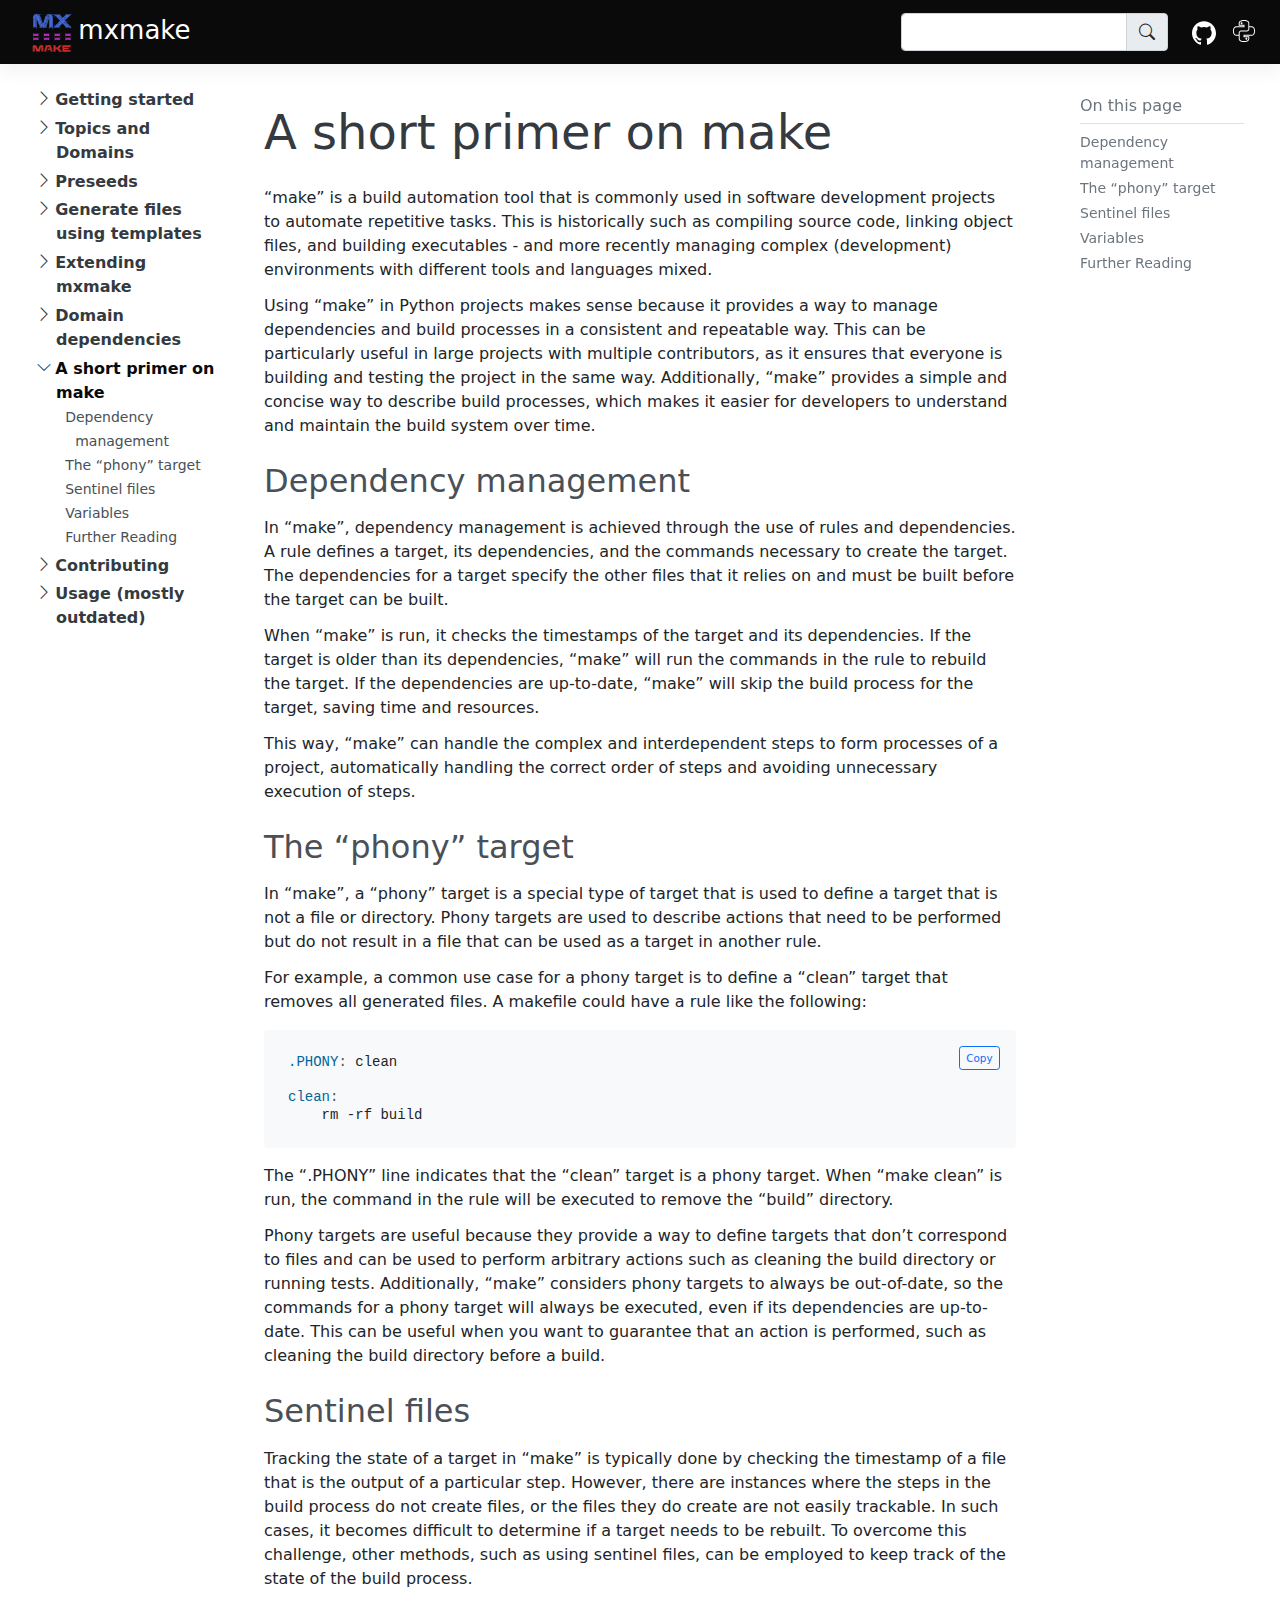
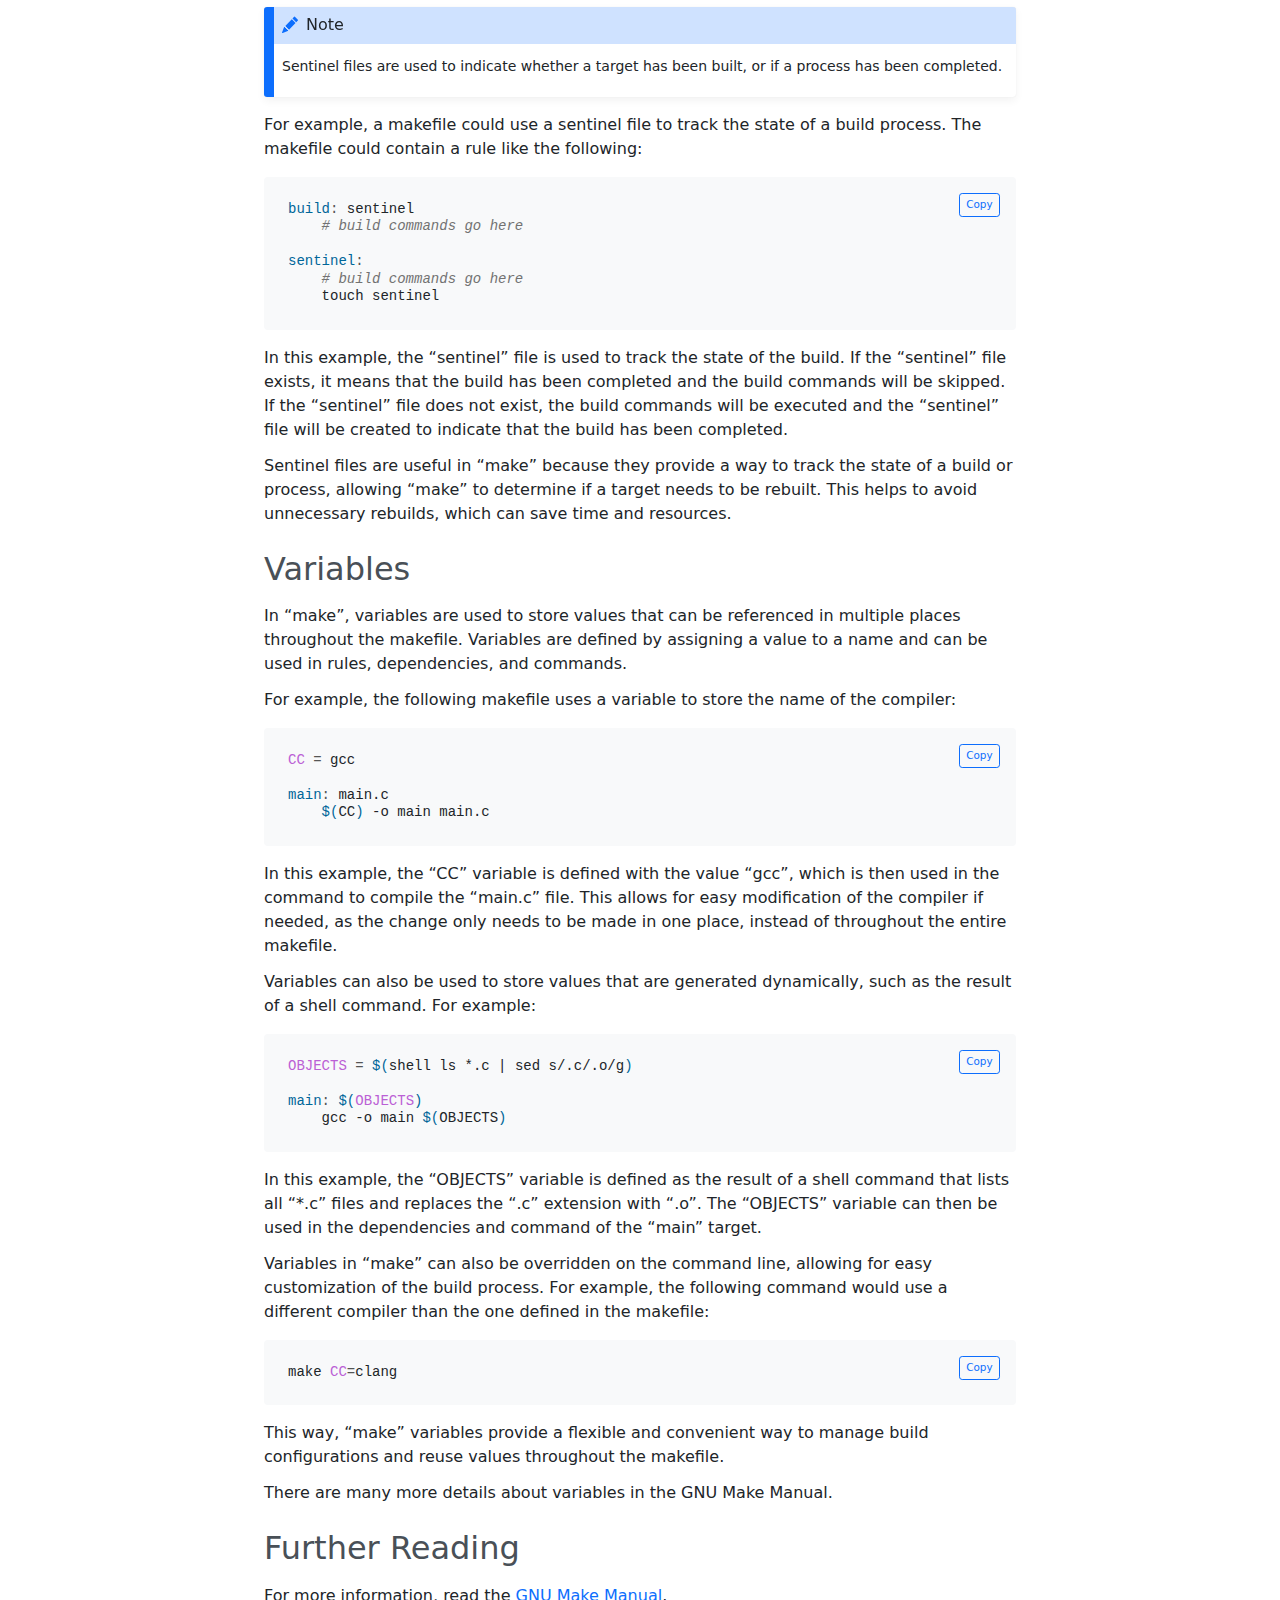
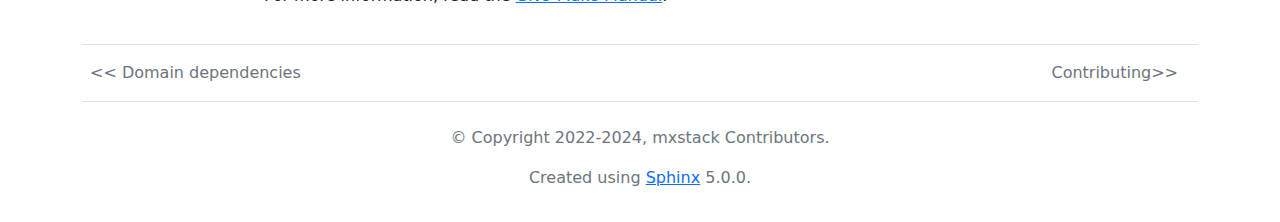
<file: make.html>
<!DOCTYPE html>

<html lang="en">
  <head>
    <meta charset="utf-8" />
    <meta name="viewport" content="width=device-width, initial-scale=1.0" /><meta name="viewport" content="width=device-width, initial-scale=1" />

    <title>A short primer on make &#8212; mxmake 1.0 documentation</title>
    <link rel="stylesheet" type="text/css" href="_static/pygments.css" />
    <link rel="stylesheet" type="text/css" href="_static/conestack.css" />
    <script data-url_root="./" id="documentation_options" src="_static/documentation_options.js"></script>
    <script src="_static/jquery.js"></script>
    <script src="_static/underscore.js"></script>
    <script src="_static/_sphinx_javascript_frameworks_compat.js"></script>
    <script src="_static/doctools.js"></script>
    <link rel="index" title="Index" href="genindex.html" />
    <link rel="search" title="Search" href="search.html" />
    <link rel="next" title="Contributing" href="contributing.html" />
    <link rel="prev" title="Domain dependencies" href="dependencies.html" />
<link rel="stylesheet" type="text/css" src="_static/bootstrap.css" />
<script src="_static/bootstrap.bundle.min.js"></script>
<script src="_static/conestack.js"></script>

  </head><body>

  <noscript>
    <style type="text/css">
      #searchbox,
      #searchdesc {
        display: none;
      }
      @media (max-width: 768px) {
        #navbar-toggle {
          display: none;
        }
        #cs-mobile-menu {
          display: block;
        }
        #cs-layout {
          margin-top: 12rem;
        }
        #cs-ext-links {
          margin-right: 2rem!important;
        }
      }
    </style>
  </noscript>

  
  <header class="navbar navbar-expand-md" id="header">
    <nav class="container-xxl flex-wrap flex-md-nowrap p-0" id="cs-nav">
  <a id="logo" class="navbar-brand p-0 me-2" href="index.html">
    <img src="_static/mxmake-logo.svg"
         alt="Logo"
         width="40px"
         height="40px" />
    <span>mxmake</span>
  </a>

      
  <div id="nav-search" class="ms-auto">
    <div id="searchbox" class="nav-item me-3" role="search">
      <form class="search input-group" action="search.html" method="get">
        <input type="text" class="form-control" name="q" aria-labelledby="searchlabel" autocomplete="off" autocorrect="off" autocapitalize="off" spellcheck="false">
        <button type="submit" 
                class="bi bi-search input-group-text"
                btn-title="Search documentation"></button>
      </form>
    </div>
  </div>
      
  <div id="cs-ext-links"class="me-3">
    <ul class="navbar-nav flex-row ms-md-auto">
  <li class="nav-item" data-title="GitHub">
    <a class="nav-link p-2" href="https://github.com/mxstack/mxmake" target="_blank" rel="noopener">
      <svg xmlns="http://www.w3.org/2000/svg" width="36" height="36" class="navbar-nav-svg d-inline-block align-text-top" viewBox="0 0 512 499.36" role="img"><title>GitHub</title><path fill="currentColor" fill-rule="evenodd" d="M256 0C114.64 0 0 114.61 0 256c0 113.09 73.34 209 175.08 242.9 12.8 2.35 17.47-5.56 17.47-12.34 0-6.08-.22-22.18-.35-43.54-71.2 15.49-86.2-34.34-86.2-34.34-11.64-29.57-28.42-37.45-28.42-37.45-23.27-15.84 1.73-15.55 1.73-15.55 25.69 1.81 39.21 26.38 39.21 26.38 22.84 39.12 59.92 27.82 74.5 21.27 2.33-16.54 8.94-27.82 16.25-34.22-56.84-6.43-116.6-28.43-116.6-126.49 0-27.95 10-50.8 26.35-68.69-2.63-6.48-11.42-32.5 2.51-67.75 0 0 21.49-6.88 70.4 26.24a242.65 242.65 0 0 1 128.18 0c48.87-33.13 70.33-26.24 70.33-26.24 14 35.25 5.18 61.27 2.55 67.75 16.41 17.9 26.31 40.75 26.31 68.69 0 98.35-59.85 120-116.88 126.32 9.19 7.9 17.38 23.53 17.38 47.41 0 34.22-.31 61.83-.31 70.23 0 6.85 4.61 14.81 17.6 12.31C438.72 464.97 512 369.08 512 256.02 512 114.62 397.37 0 256 0z"></path></svg>
    </a>
  </li>

  <li class="nav-item" data-title="Pypi">
    <a class="nav-link p-2" href="https://pypi.org/project/mxmake" target="_blank" rel="noopener">
      <svg xmlns="http://www.w3.org/2000/svg" x="0px" y="0px" width="36" height="36" viewBox="0 0 50 50" role="img" style=" fill:#000000;"><path d="M 25 2 C 20.941406 2 18.1875 2.96875 16.4375 4.375 C 14.6875 5.78125 14 7.589844 14 9.09375 L 14 14 L 24 14 L 24 15 L 9.09375 15 C 7.265625 15 5.410156 15.792969 4.09375 17.46875 C 2.777344 19.144531 2 21.644531 2 25 C 2 28.355469 2.777344 30.855469 4.09375 32.53125 C 5.410156 34.207031 7.265625 35 9.09375 35 L 14 35 L 14 40.90625 C 14 42.410156 14.6875 44.21875 16.4375 45.625 C 18.1875 47.03125 20.941406 48 25 48 C 29.058594 48 31.8125 47.03125 33.5625 45.625 C 35.3125 44.21875 36 42.410156 36 40.90625 L 36 36 L 26 36 L 26 35 L 40.90625 35 C 42.734375 35 44.589844 34.207031 45.90625 32.53125 C 47.222656 30.855469 48 28.355469 48 25 C 48 21.644531 47.222656 19.144531 45.90625 17.46875 C 44.589844 15.792969 42.734375 15 40.90625 15 L 36 15 L 36 9.09375 C 36 7.550781 35.316406 5.738281 33.5625 4.34375 C 31.808594 2.949219 29.054688 2 25 2 Z M 25 4 C 28.746094 4 31.015625 4.875 32.3125 5.90625 C 33.609375 6.9375 34 8.136719 34 9.09375 L 34 21 C 34 22.65625 32.65625 24 31 24 L 19 24 C 16.941406 24 15.167969 25.269531 14.40625 27.0625 C 14.277344 27.359375 14.160156 27.675781 14.09375 28 C 14.027344 28.324219 14 28.65625 14 29 L 14 33 L 9.09375 33 C 7.824219 33 6.648438 32.503906 5.6875 31.28125 C 4.726563 30.058594 4 28.042969 4 25 C 4 21.957031 4.726563 19.941406 5.6875 18.71875 C 6.648438 17.496094 7.824219 17 9.09375 17 L 26 17 L 26 12 L 16 12 L 16 9.09375 C 16 8.199219 16.386719 6.980469 17.6875 5.9375 C 18.988281 4.894531 21.257813 4 25 4 Z M 20 7 C 18.898438 7 18 7.898438 18 9 C 18 10.101563 18.898438 11 20 11 C 21.101563 11 22 10.101563 22 9 C 22 7.898438 21.101563 7 20 7 Z M 36 17 L 40.90625 17 C 42.175781 17 43.351563 17.496094 44.3125 18.71875 C 45.273438 19.941406 46 21.957031 46 25 C 46 28.042969 45.273438 30.058594 44.3125 31.28125 C 43.351563 32.503906 42.175781 33 40.90625 33 L 24 33 L 24 38 L 34 38 L 34 40.90625 C 34 41.800781 33.613281 43.019531 32.3125 44.0625 C 31.011719 45.105469 28.742188 46 25 46 C 21.257813 46 18.988281 45.105469 17.6875 44.0625 C 16.386719 43.019531 16 41.800781 16 40.90625 L 16 29 C 16 28.792969 16.023438 28.601563 16.0625 28.40625 C 16.34375 27.039063 17.550781 26 19 26 L 31 26 C 33.746094 26 36 23.746094 36 21 Z M 30 39 C 28.898438 39 28 39.898438 28 41 C 28 42.101563 28.898438 43 30 43 C 31.101563 43 32 42.101563 32 41 C 32 39.898438 31.101563 39 30 39 Z"></path></svg>
    </a>
  </li>

    </ul>
  </div>


      <button id="navbar-toggle" class="navbar-toggler p-0 me-4" type="button" data-bs-toggle="collapse" data-bs-target="#cs-mobile-menu">
        <svg xmlns="http://www.w3.org/2000/svg" width="32" height="32" class="bi" fill="currentColor" viewBox="0 0 16 16"><path fill-rule="evenodd" d="M2.5 11.5A.5.5 0 0 1 3 11h10a.5.5 0 0 1 0 1H3a.5.5 0 0 1-.5-.5zm0-4A.5.5 0 0 1 3 7h10a.5.5 0 0 1 0 1H3a.5.5 0 0 1-.5-.5zm0-4A.5.5 0 0 1 3 3h10a.5.5 0 0 1 0 1H3a.5.5 0 0 1-.5-.5z"></path></svg>
      </button>

      <div class="collapse container-fluid m-0 p-3" id="cs-mobile-menu"><nav class="cs-mobile-toc">
  <ul class="current">
<li class="toctree-l1"><a class="reference internal" href="getting-started.html">Getting started</a></li>
<li class="toctree-l1"><a class="reference internal" href="topics.html">Topics and Domains</a></li>
<li class="toctree-l1"><a class="reference internal" href="preseeds.html">Preseeds</a></li>
<li class="toctree-l1"><a class="reference internal" href="templates.html">Generate files using templates</a></li>
<li class="toctree-l1"><a class="reference internal" href="extending.html">Extending mxmake</a></li>
<li class="toctree-l1"><a class="reference internal" href="dependencies.html">Domain dependencies</a></li>
<li class="toctree-l1 current"><a class="current reference internal" href="#">A short primer on make</a></li>
<li class="toctree-l1"><a class="reference internal" href="contributing.html">Contributing</a></li>
<li class="toctree-l1"><a class="reference internal" href="usage-old.html">Usage (mostly outdated)</a></li>
</ul>

</nav>
      </div>
    </nav>
  </header>
  

  <div class="container-xxl my-md-4" id="cs-layout">
    
  <aside id="cs-sidebar" class="ms-4 sphinxsidebar"><nav class="cs-nav-toc">
  <ul class="current">
<li class="toctree-l1"><a class="reference internal" href="getting-started.html">Getting started</a><ul>
<li class="toctree-l2"><a class="reference internal" href="getting-started.html#how-to-bootstrap-a-project-with-mxmake">How to bootstrap a project with mxmake</a></li>
<li class="toctree-l2"><a class="reference internal" href="getting-started.html#how-to-change-the-settings">How to change the settings</a></li>
<li class="toctree-l2"><a class="reference internal" href="getting-started.html#how-to-use-on-the-windows-operating-system">How to use on the Windows operating system</a></li>
</ul>
</li>
<li class="toctree-l1"><a class="reference internal" href="topics.html">Topics and Domains</a><ul>
<li class="toctree-l2"><a class="reference internal" href="topics.html#i18n">i18n</a></li>
<li class="toctree-l2"><a class="reference internal" href="topics.html#ldap">LDAP</a></li>
<li class="toctree-l2"><a class="reference internal" href="topics.html#core">Core</a></li>
<li class="toctree-l2"><a class="reference internal" href="topics.html#javascript">Javascript</a></li>
<li class="toctree-l2"><a class="reference internal" href="topics.html#docs">Docs</a></li>
<li class="toctree-l2"><a class="reference internal" href="topics.html#qa">QA</a></li>
<li class="toctree-l2"><a class="reference internal" href="topics.html#system">System</a></li>
<li class="toctree-l2"><a class="reference internal" href="topics.html#applications">Applications</a></li>
</ul>
</li>
<li class="toctree-l1"><a class="reference internal" href="preseeds.html">Preseeds</a></li>
<li class="toctree-l1"><a class="reference internal" href="templates.html">Generate files using templates</a><ul>
<li class="toctree-l2"><a class="reference internal" href="templates.html#internal-templates">Internal templates</a></li>
<li class="toctree-l2"><a class="reference internal" href="templates.html#how-to-write-custom-templates">How to write custom templates</a></li>
</ul>
</li>
<li class="toctree-l1"><a class="reference internal" href="extending.html">Extending mxmake</a><ul>
<li class="toctree-l2"><a class="reference internal" href="extending.html#topics-and-domains">Topics and domains</a></li>
<li class="toctree-l2"><a class="reference internal" href="extending.html#writing-custom-domains">Writing custom domains</a></li>
</ul>
</li>
<li class="toctree-l1"><a class="reference internal" href="dependencies.html">Domain dependencies</a><ul>
<li class="toctree-l2"><a class="reference internal" href="dependencies.html#diagram">Diagram</a></li>
</ul>
</li>
<li class="toctree-l1 current"><a class="current reference internal" href="#">A short primer on make</a><ul>
<li class="toctree-l2"><a class="reference internal" href="#dependency-management">Dependency management</a></li>
<li class="toctree-l2"><a class="reference internal" href="#the-phony-target">The “phony” target</a></li>
<li class="toctree-l2"><a class="reference internal" href="#sentinel-files">Sentinel files</a></li>
<li class="toctree-l2"><a class="reference internal" href="#variables">Variables</a></li>
<li class="toctree-l2"><a class="reference internal" href="#further-reading">Further Reading</a></li>
</ul>
</li>
<li class="toctree-l1"><a class="reference internal" href="contributing.html">Contributing</a><ul>
<li class="toctree-l2"><a class="reference internal" href="contributing.html#source-code">Source Code</a></li>
<li class="toctree-l2"><a class="reference internal" href="contributing.html#copyright-licence">Copyright &amp; Licence</a></li>
<li class="toctree-l2"><a class="reference internal" href="contributing.html#contributors">Contributors</a></li>
</ul>
</li>
<li class="toctree-l1"><a class="reference internal" href="usage-old.html">Usage (mostly outdated)</a><ul>
<li class="toctree-l2"><a class="reference internal" href="usage-old.html#configuration">Configuration</a></li>
<li class="toctree-l2"><a class="reference internal" href="usage-old.html#templates">Templates</a></li>
</ul>
</li>
</ul>

</nav>
    
  </aside>
    

    
      <main class="document cs-main order-1" role="main">
    
      <div class="ps-lg-4 mt-3 cs-content">
        
  <section id="a-short-primer-on-make">
<h1>A short primer on make<a class="headerlink" href="#a-short-primer-on-make" title="Permalink to this heading">#</a></h1>
<p>“make” is a build automation tool that is commonly used in software development projects to automate repetitive tasks.
This is historically such as compiling source code, linking object files, and building executables - and more recently managing complex (development) environments with different tools and languages mixed.</p>
<p>Using “make” in Python projects makes sense because it provides a way to manage dependencies and build processes in a consistent and repeatable way.
This can be particularly useful in large projects with multiple contributors, as it ensures that everyone is building and testing the project in the same way.
Additionally, “make” provides a simple and concise way to describe build processes, which makes it easier for developers to understand and maintain the build system over time.</p>
<section id="dependency-management">
<h2>Dependency management<a class="headerlink" href="#dependency-management" title="Permalink to this heading">#</a></h2>
<p>In “make”, dependency management is achieved through the use of rules and dependencies.
A rule defines a target, its dependencies, and the commands necessary to create the target.
The dependencies for a target specify the other files that it relies on and must be built before the target can be built.</p>
<p>When “make” is run, it checks the timestamps of the target and its dependencies.
If the target is older than its dependencies, “make” will run the commands in the rule to rebuild the target.
If the dependencies are up-to-date, “make” will skip the build process for the target, saving time and resources.</p>
<p>This way, “make” can handle the complex and interdependent steps to form processes of a project, automatically handling the correct order of steps and avoiding unnecessary execution of steps.</p>
</section>
<section id="the-phony-target">
<h2>The “phony” target<a class="headerlink" href="#the-phony-target" title="Permalink to this heading">#</a></h2>
<p>In “make”, a “phony” target is a special type of target that is used to define a target that is not a file or directory. Phony targets are used to describe actions that need to be performed but do not result in a file that can be used as a target in another rule.</p>
<p>For example, a common use case for a phony target is to define a “clean” target that removes all generated files.
A makefile could have a rule like the following:</p>
<div class="highlight-makefile notranslate"><div class="highlight"><pre><span></span><span class="nf">.PHONY</span><span class="o">:</span><span class="w"> </span><span class="n">clean</span>

<span class="nf">clean</span><span class="o">:</span>
<span class="w">    </span>rm<span class="w"> </span>-rf<span class="w"> </span>build
</pre></div>
</div>
<p>The “.PHONY” line indicates that the “clean” target is a phony target. When “make clean” is run, the command in the rule will be executed to remove the “build” directory.</p>
<p>Phony targets are useful because they provide a way to define targets that don’t correspond to files and can be used to perform arbitrary actions such as cleaning the build directory or running tests.
Additionally, “make” considers phony targets to always be out-of-date, so the commands for a phony target will always be executed, even if its dependencies are up-to-date.
This can be useful when you want to guarantee that an action is performed, such as cleaning the build directory before a build.</p>
</section>
<section id="sentinel-files">
<span id="make-sentinel-files"></span><h2>Sentinel files<a class="headerlink" href="#sentinel-files" title="Permalink to this heading">#</a></h2>
<p>Tracking the state of a target in “make” is typically done by checking the timestamp of a file that is the output of a particular step.
However, there are instances where the steps in the build process do not create files, or the files they do create are not easily trackable.
In such cases, it becomes difficult to determine if a target needs to be rebuilt.
To overcome this challenge, other methods, such as using sentinel files, can be employed to keep track of the state of the build process.</p>
<div class="admonition note">
<p class="admonition-title">Note</p>
<p>Sentinel files are used to indicate whether a target has been built, or if a process has been completed.</p>
</div>
<p>For example, a makefile could use a sentinel file to track the state of a build process.
The makefile could contain a rule like the following:</p>
<div class="highlight-makefile notranslate"><div class="highlight"><pre><span></span><span class="nf">build</span><span class="o">:</span><span class="w"> </span><span class="n">sentinel</span>
<span class="c">    # build commands go here</span>

<span class="nf">sentinel</span><span class="o">:</span>
<span class="c">    # build commands go here</span>
<span class="w">    </span>touch<span class="w"> </span>sentinel
</pre></div>
</div>
<p>In this example, the “sentinel” file is used to track the state of the build. If the “sentinel” file exists, it means that the build has been completed and the build commands will be skipped.
If the “sentinel” file does not exist, the build commands will be executed and the “sentinel” file will be created to indicate that the build has been completed.</p>
<p>Sentinel files are useful in “make” because they provide a way to track the state of a build or process, allowing “make” to determine if a target needs to be rebuilt.
This helps to avoid unnecessary rebuilds, which can save time and resources.</p>
</section>
<section id="variables">
<h2>Variables<a class="headerlink" href="#variables" title="Permalink to this heading">#</a></h2>
<p>In “make”, variables are used to store values that can be referenced in multiple places throughout the makefile. Variables are defined by assigning a value to a name and can be used in rules, dependencies, and commands.</p>
<p>For example, the following makefile uses a variable to store the name of the compiler:</p>
<div class="highlight-makefile notranslate"><div class="highlight"><pre><span></span><span class="nv">CC</span><span class="w"> </span><span class="o">=</span><span class="w"> </span>gcc

<span class="nf">main</span><span class="o">:</span><span class="w"> </span><span class="n">main</span>.<span class="n">c</span>
<span class="w">    </span><span class="k">$(</span>CC<span class="k">)</span><span class="w"> </span>-o<span class="w"> </span>main<span class="w"> </span>main.c
</pre></div>
</div>
<p>In this example, the “CC” variable is defined with the value “gcc”, which is then used in the command to compile the “main.c” file.
This allows for easy modification of the compiler if needed, as the change only needs to be made in one place, instead of throughout the entire makefile.</p>
<p>Variables can also be used to store values that are generated dynamically, such as the result of a shell command. For example:</p>
<div class="highlight-makefile notranslate"><div class="highlight"><pre><span></span><span class="nv">OBJECTS</span><span class="w"> </span><span class="o">=</span><span class="w"> </span><span class="k">$(</span>shell<span class="w"> </span>ls<span class="w"> </span>*.c<span class="w"> </span><span class="p">|</span><span class="w"> </span>sed<span class="w"> </span>s/.c/.o/g<span class="k">)</span>

<span class="nf">main</span><span class="o">:</span><span class="w"> </span><span class="k">$(</span><span class="nv">OBJECTS</span><span class="k">)</span>
<span class="w">    </span>gcc<span class="w"> </span>-o<span class="w"> </span>main<span class="w"> </span><span class="k">$(</span>OBJECTS<span class="k">)</span>
</pre></div>
</div>
<p>In this example, the “OBJECTS” variable is defined as the result of a shell command that lists all “*.c” files and replaces the “.c” extension with “.o”.
The “OBJECTS” variable can then be used in the dependencies and command of the “main” target.</p>
<p>Variables in “make” can also be overridden on the command line, allowing for easy customization of the build process.
For example, the following command would use a different compiler than the one defined in the makefile:</p>
<div class="highlight-shell notranslate"><div class="highlight"><pre><span></span>make<span class="w"> </span><span class="nv">CC</span><span class="o">=</span>clang
</pre></div>
</div>
<p>This way, “make” variables provide a flexible and convenient way to manage build configurations and reuse values throughout the makefile.</p>
<p>There are many more details about variables in the GNU Make Manual.</p>
</section>
<section id="further-reading">
<h2>Further Reading<a class="headerlink" href="#further-reading" title="Permalink to this heading">#</a></h2>
<p>For more information, read the <a class="reference external" href="https://www.gnu.org/software/make/manual/make.html">GNU Make Manual</a>.</p>
</section>
</section>


      </div>

    
  <div class="cs-local-toc mx-4 mt-4 mb-5 my-md-0 ps-xl-3 mb-lg-5 text-muted">
    <strong class="d-block h6 my-2 pb-2 border-bottom">On this page</strong>
    <nav id="TableOfContents">
      <ul>
<li><a class="reference internal" href="#dependency-management">Dependency management</a></li>
<li><a class="reference internal" href="#the-phony-target">The “phony” target</a></li>
<li><a class="reference internal" href="#sentinel-files">Sentinel files</a></li>
<li><a class="reference internal" href="#variables">Variables</a></li>
<li><a class="reference internal" href="#further-reading">Further Reading</a></li>
</ul>

    </nav>
  </div>
    
    </main>
  </div><div class="container footer" role="contentinfo">
  <footer class="d-flex flex-wrap justify-content-between align-items-center pt-2 my-4 border-top"><ul class="pb-2 mb-3 nav container border-bottom">
  <li class="nav-item col-md-6 col">
    <a href="dependencies.html"
       title="previous chapter"
       class="nav-link px-2 text-muted previous-chapter">Domain dependencies</a>
  </li>
  <li class="nav-item col-md-6 col text-end">
    <a href="contributing.html"
       title="next chapter"
       class="nav-link px-2 text-muted next-chapter">Contributing</a>
  </li>
</ul>
      <div class="container text-center text-muted pt-2 pb-2">
          &#169; Copyright 2022-2024, mxstack Contributors.
      </div>
      <div class="container text-center text-muted pt-2 pb-2">
        Created using <a href="https://www.sphinx-doc.org/">Sphinx</a> 5.0.0.
      </div>
  </footer>
</div>

  </body>
</html>
</file>
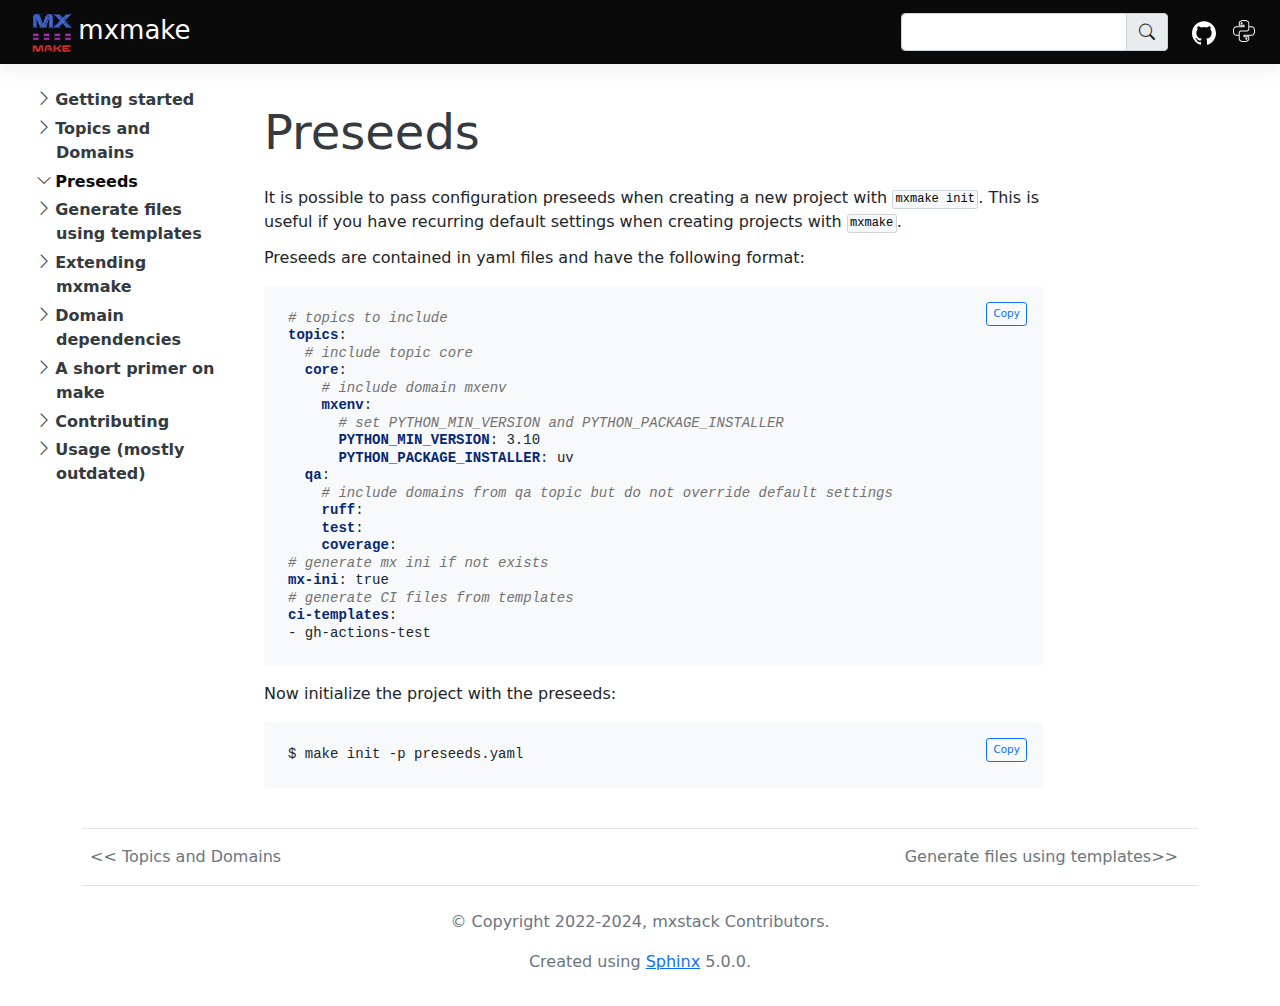
<file: preseeds.html>
<!DOCTYPE html>

<html lang="en">
  <head>
    <meta charset="utf-8" />
    <meta name="viewport" content="width=device-width, initial-scale=1.0" /><meta name="viewport" content="width=device-width, initial-scale=1" />

    <title>Preseeds &#8212; mxmake 1.0 documentation</title>
    <link rel="stylesheet" type="text/css" href="_static/pygments.css" />
    <link rel="stylesheet" type="text/css" href="_static/conestack.css" />
    <script data-url_root="./" id="documentation_options" src="_static/documentation_options.js"></script>
    <script src="_static/jquery.js"></script>
    <script src="_static/underscore.js"></script>
    <script src="_static/_sphinx_javascript_frameworks_compat.js"></script>
    <script src="_static/doctools.js"></script>
    <link rel="index" title="Index" href="genindex.html" />
    <link rel="search" title="Search" href="search.html" />
    <link rel="next" title="Generate files using templates" href="templates.html" />
    <link rel="prev" title="Topics and Domains" href="topics.html" />
<link rel="stylesheet" type="text/css" src="_static/bootstrap.css" />
<script src="_static/bootstrap.bundle.min.js"></script>
<script src="_static/conestack.js"></script>

  </head><body>

  <noscript>
    <style type="text/css">
      #searchbox,
      #searchdesc {
        display: none;
      }
      @media (max-width: 768px) {
        #navbar-toggle {
          display: none;
        }
        #cs-mobile-menu {
          display: block;
        }
        #cs-layout {
          margin-top: 12rem;
        }
        #cs-ext-links {
          margin-right: 2rem!important;
        }
      }
    </style>
  </noscript>

  
  <header class="navbar navbar-expand-md" id="header">
    <nav class="container-xxl flex-wrap flex-md-nowrap p-0" id="cs-nav">
  <a id="logo" class="navbar-brand p-0 me-2" href="index.html">
    <img src="_static/mxmake-logo.svg"
         alt="Logo"
         width="40px"
         height="40px" />
    <span>mxmake</span>
  </a>

      
  <div id="nav-search" class="ms-auto">
    <div id="searchbox" class="nav-item me-3" role="search">
      <form class="search input-group" action="search.html" method="get">
        <input type="text" class="form-control" name="q" aria-labelledby="searchlabel" autocomplete="off" autocorrect="off" autocapitalize="off" spellcheck="false">
        <button type="submit" 
                class="bi bi-search input-group-text"
                btn-title="Search documentation"></button>
      </form>
    </div>
  </div>
      
  <div id="cs-ext-links"class="me-3">
    <ul class="navbar-nav flex-row ms-md-auto">
  <li class="nav-item" data-title="GitHub">
    <a class="nav-link p-2" href="https://github.com/mxstack/mxmake" target="_blank" rel="noopener">
      <svg xmlns="http://www.w3.org/2000/svg" width="36" height="36" class="navbar-nav-svg d-inline-block align-text-top" viewBox="0 0 512 499.36" role="img"><title>GitHub</title><path fill="currentColor" fill-rule="evenodd" d="M256 0C114.64 0 0 114.61 0 256c0 113.09 73.34 209 175.08 242.9 12.8 2.35 17.47-5.56 17.47-12.34 0-6.08-.22-22.18-.35-43.54-71.2 15.49-86.2-34.34-86.2-34.34-11.64-29.57-28.42-37.45-28.42-37.45-23.27-15.84 1.73-15.55 1.73-15.55 25.69 1.81 39.21 26.38 39.21 26.38 22.84 39.12 59.92 27.82 74.5 21.27 2.33-16.54 8.94-27.82 16.25-34.22-56.84-6.43-116.6-28.43-116.6-126.49 0-27.95 10-50.8 26.35-68.69-2.63-6.48-11.42-32.5 2.51-67.75 0 0 21.49-6.88 70.4 26.24a242.65 242.65 0 0 1 128.18 0c48.87-33.13 70.33-26.24 70.33-26.24 14 35.25 5.18 61.27 2.55 67.75 16.41 17.9 26.31 40.75 26.31 68.69 0 98.35-59.85 120-116.88 126.32 9.19 7.9 17.38 23.53 17.38 47.41 0 34.22-.31 61.83-.31 70.23 0 6.85 4.61 14.81 17.6 12.31C438.72 464.97 512 369.08 512 256.02 512 114.62 397.37 0 256 0z"></path></svg>
    </a>
  </li>

  <li class="nav-item" data-title="Pypi">
    <a class="nav-link p-2" href="https://pypi.org/project/mxmake" target="_blank" rel="noopener">
      <svg xmlns="http://www.w3.org/2000/svg" x="0px" y="0px" width="36" height="36" viewBox="0 0 50 50" role="img" style=" fill:#000000;"><path d="M 25 2 C 20.941406 2 18.1875 2.96875 16.4375 4.375 C 14.6875 5.78125 14 7.589844 14 9.09375 L 14 14 L 24 14 L 24 15 L 9.09375 15 C 7.265625 15 5.410156 15.792969 4.09375 17.46875 C 2.777344 19.144531 2 21.644531 2 25 C 2 28.355469 2.777344 30.855469 4.09375 32.53125 C 5.410156 34.207031 7.265625 35 9.09375 35 L 14 35 L 14 40.90625 C 14 42.410156 14.6875 44.21875 16.4375 45.625 C 18.1875 47.03125 20.941406 48 25 48 C 29.058594 48 31.8125 47.03125 33.5625 45.625 C 35.3125 44.21875 36 42.410156 36 40.90625 L 36 36 L 26 36 L 26 35 L 40.90625 35 C 42.734375 35 44.589844 34.207031 45.90625 32.53125 C 47.222656 30.855469 48 28.355469 48 25 C 48 21.644531 47.222656 19.144531 45.90625 17.46875 C 44.589844 15.792969 42.734375 15 40.90625 15 L 36 15 L 36 9.09375 C 36 7.550781 35.316406 5.738281 33.5625 4.34375 C 31.808594 2.949219 29.054688 2 25 2 Z M 25 4 C 28.746094 4 31.015625 4.875 32.3125 5.90625 C 33.609375 6.9375 34 8.136719 34 9.09375 L 34 21 C 34 22.65625 32.65625 24 31 24 L 19 24 C 16.941406 24 15.167969 25.269531 14.40625 27.0625 C 14.277344 27.359375 14.160156 27.675781 14.09375 28 C 14.027344 28.324219 14 28.65625 14 29 L 14 33 L 9.09375 33 C 7.824219 33 6.648438 32.503906 5.6875 31.28125 C 4.726563 30.058594 4 28.042969 4 25 C 4 21.957031 4.726563 19.941406 5.6875 18.71875 C 6.648438 17.496094 7.824219 17 9.09375 17 L 26 17 L 26 12 L 16 12 L 16 9.09375 C 16 8.199219 16.386719 6.980469 17.6875 5.9375 C 18.988281 4.894531 21.257813 4 25 4 Z M 20 7 C 18.898438 7 18 7.898438 18 9 C 18 10.101563 18.898438 11 20 11 C 21.101563 11 22 10.101563 22 9 C 22 7.898438 21.101563 7 20 7 Z M 36 17 L 40.90625 17 C 42.175781 17 43.351563 17.496094 44.3125 18.71875 C 45.273438 19.941406 46 21.957031 46 25 C 46 28.042969 45.273438 30.058594 44.3125 31.28125 C 43.351563 32.503906 42.175781 33 40.90625 33 L 24 33 L 24 38 L 34 38 L 34 40.90625 C 34 41.800781 33.613281 43.019531 32.3125 44.0625 C 31.011719 45.105469 28.742188 46 25 46 C 21.257813 46 18.988281 45.105469 17.6875 44.0625 C 16.386719 43.019531 16 41.800781 16 40.90625 L 16 29 C 16 28.792969 16.023438 28.601563 16.0625 28.40625 C 16.34375 27.039063 17.550781 26 19 26 L 31 26 C 33.746094 26 36 23.746094 36 21 Z M 30 39 C 28.898438 39 28 39.898438 28 41 C 28 42.101563 28.898438 43 30 43 C 31.101563 43 32 42.101563 32 41 C 32 39.898438 31.101563 39 30 39 Z"></path></svg>
    </a>
  </li>

    </ul>
  </div>


      <button id="navbar-toggle" class="navbar-toggler p-0 me-4" type="button" data-bs-toggle="collapse" data-bs-target="#cs-mobile-menu">
        <svg xmlns="http://www.w3.org/2000/svg" width="32" height="32" class="bi" fill="currentColor" viewBox="0 0 16 16"><path fill-rule="evenodd" d="M2.5 11.5A.5.5 0 0 1 3 11h10a.5.5 0 0 1 0 1H3a.5.5 0 0 1-.5-.5zm0-4A.5.5 0 0 1 3 7h10a.5.5 0 0 1 0 1H3a.5.5 0 0 1-.5-.5zm0-4A.5.5 0 0 1 3 3h10a.5.5 0 0 1 0 1H3a.5.5 0 0 1-.5-.5z"></path></svg>
      </button>

      <div class="collapse container-fluid m-0 p-3" id="cs-mobile-menu"><nav class="cs-mobile-toc">
  <ul class="current">
<li class="toctree-l1"><a class="reference internal" href="getting-started.html">Getting started</a></li>
<li class="toctree-l1"><a class="reference internal" href="topics.html">Topics and Domains</a></li>
<li class="toctree-l1 current"><a class="current reference internal" href="#">Preseeds</a></li>
<li class="toctree-l1"><a class="reference internal" href="templates.html">Generate files using templates</a></li>
<li class="toctree-l1"><a class="reference internal" href="extending.html">Extending mxmake</a></li>
<li class="toctree-l1"><a class="reference internal" href="dependencies.html">Domain dependencies</a></li>
<li class="toctree-l1"><a class="reference internal" href="make.html">A short primer on make</a></li>
<li class="toctree-l1"><a class="reference internal" href="contributing.html">Contributing</a></li>
<li class="toctree-l1"><a class="reference internal" href="usage-old.html">Usage (mostly outdated)</a></li>
</ul>

</nav>
      </div>
    </nav>
  </header>
  

  <div class="container-xxl my-md-4" id="cs-layout">
    
  <aside id="cs-sidebar" class="ms-4 sphinxsidebar"><nav class="cs-nav-toc">
  <ul class="current">
<li class="toctree-l1"><a class="reference internal" href="getting-started.html">Getting started</a><ul>
<li class="toctree-l2"><a class="reference internal" href="getting-started.html#how-to-bootstrap-a-project-with-mxmake">How to bootstrap a project with mxmake</a></li>
<li class="toctree-l2"><a class="reference internal" href="getting-started.html#how-to-change-the-settings">How to change the settings</a></li>
<li class="toctree-l2"><a class="reference internal" href="getting-started.html#how-to-use-on-the-windows-operating-system">How to use on the Windows operating system</a></li>
</ul>
</li>
<li class="toctree-l1"><a class="reference internal" href="topics.html">Topics and Domains</a><ul>
<li class="toctree-l2"><a class="reference internal" href="topics.html#i18n">i18n</a></li>
<li class="toctree-l2"><a class="reference internal" href="topics.html#ldap">LDAP</a></li>
<li class="toctree-l2"><a class="reference internal" href="topics.html#core">Core</a></li>
<li class="toctree-l2"><a class="reference internal" href="topics.html#javascript">Javascript</a></li>
<li class="toctree-l2"><a class="reference internal" href="topics.html#docs">Docs</a></li>
<li class="toctree-l2"><a class="reference internal" href="topics.html#qa">QA</a></li>
<li class="toctree-l2"><a class="reference internal" href="topics.html#system">System</a></li>
<li class="toctree-l2"><a class="reference internal" href="topics.html#applications">Applications</a></li>
</ul>
</li>
<li class="toctree-l1 current"><a class="current reference internal" href="#">Preseeds</a></li>
<li class="toctree-l1"><a class="reference internal" href="templates.html">Generate files using templates</a><ul>
<li class="toctree-l2"><a class="reference internal" href="templates.html#internal-templates">Internal templates</a></li>
<li class="toctree-l2"><a class="reference internal" href="templates.html#how-to-write-custom-templates">How to write custom templates</a></li>
</ul>
</li>
<li class="toctree-l1"><a class="reference internal" href="extending.html">Extending mxmake</a><ul>
<li class="toctree-l2"><a class="reference internal" href="extending.html#topics-and-domains">Topics and domains</a></li>
<li class="toctree-l2"><a class="reference internal" href="extending.html#writing-custom-domains">Writing custom domains</a></li>
</ul>
</li>
<li class="toctree-l1"><a class="reference internal" href="dependencies.html">Domain dependencies</a><ul>
<li class="toctree-l2"><a class="reference internal" href="dependencies.html#diagram">Diagram</a></li>
</ul>
</li>
<li class="toctree-l1"><a class="reference internal" href="make.html">A short primer on make</a><ul>
<li class="toctree-l2"><a class="reference internal" href="make.html#dependency-management">Dependency management</a></li>
<li class="toctree-l2"><a class="reference internal" href="make.html#the-phony-target">The “phony” target</a></li>
<li class="toctree-l2"><a class="reference internal" href="make.html#sentinel-files">Sentinel files</a></li>
<li class="toctree-l2"><a class="reference internal" href="make.html#variables">Variables</a></li>
<li class="toctree-l2"><a class="reference internal" href="make.html#further-reading">Further Reading</a></li>
</ul>
</li>
<li class="toctree-l1"><a class="reference internal" href="contributing.html">Contributing</a><ul>
<li class="toctree-l2"><a class="reference internal" href="contributing.html#source-code">Source Code</a></li>
<li class="toctree-l2"><a class="reference internal" href="contributing.html#copyright-licence">Copyright &amp; Licence</a></li>
<li class="toctree-l2"><a class="reference internal" href="contributing.html#contributors">Contributors</a></li>
</ul>
</li>
<li class="toctree-l1"><a class="reference internal" href="usage-old.html">Usage (mostly outdated)</a><ul>
<li class="toctree-l2"><a class="reference internal" href="usage-old.html#configuration">Configuration</a></li>
<li class="toctree-l2"><a class="reference internal" href="usage-old.html#templates">Templates</a></li>
</ul>
</li>
</ul>

</nav>
    
  </aside>
    

    
      <main class="document cs-main order-1" role="main">
    
      <div class="ps-lg-4 mt-3 cs-content">
        
  <section id="preseeds">
<h1>Preseeds<a class="headerlink" href="#preseeds" title="Permalink to this heading">#</a></h1>
<p>It is possible to pass configuration preseeds when creating a new project
with <code class="docutils literal notranslate"><span class="pre">mxmake</span> <span class="pre">init</span></code>. This is useful if you have recurring default settings
when creating projects with <code class="docutils literal notranslate"><span class="pre">mxmake</span></code>.</p>
<p>Preseeds are contained in yaml files and have the following format:</p>
<div class="highlight-yaml notranslate"><div class="highlight"><pre><span></span><span class="c1"># topics to include</span>
<span class="nt">topics</span><span class="p">:</span>
<span class="w">  </span><span class="c1"># include topic core</span>
<span class="w">  </span><span class="nt">core</span><span class="p">:</span>
<span class="w">    </span><span class="c1"># include domain mxenv</span>
<span class="w">    </span><span class="nt">mxenv</span><span class="p">:</span>
<span class="w">      </span><span class="c1"># set PYTHON_MIN_VERSION and PYTHON_PACKAGE_INSTALLER</span>
<span class="w">      </span><span class="nt">PYTHON_MIN_VERSION</span><span class="p">:</span><span class="w"> </span><span class="l l-Scalar l-Scalar-Plain">3.10</span>
<span class="w">      </span><span class="nt">PYTHON_PACKAGE_INSTALLER</span><span class="p">:</span><span class="w"> </span><span class="l l-Scalar l-Scalar-Plain">uv</span>
<span class="w">  </span><span class="nt">qa</span><span class="p">:</span>
<span class="w">    </span><span class="c1"># include domains from qa topic but do not override default settings</span>
<span class="w">    </span><span class="nt">ruff</span><span class="p">:</span>
<span class="w">    </span><span class="nt">test</span><span class="p">:</span>
<span class="w">    </span><span class="nt">coverage</span><span class="p">:</span>
<span class="c1"># generate mx ini if not exists</span>
<span class="nt">mx-ini</span><span class="p">:</span><span class="w"> </span><span class="l l-Scalar l-Scalar-Plain">true</span>
<span class="c1"># generate CI files from templates</span>
<span class="nt">ci-templates</span><span class="p">:</span>
<span class="p p-Indicator">-</span><span class="w"> </span><span class="l l-Scalar l-Scalar-Plain">gh-actions-test</span>
</pre></div>
</div>
<p>Now initialize the project with the preseeds:</p>
<div class="highlight-shell notranslate"><div class="highlight"><pre><span></span>$<span class="w"> </span>make<span class="w"> </span>init<span class="w"> </span>-p<span class="w"> </span>preseeds.yaml
</pre></div>
</div>
</section>


      </div>

    
    
    </main>
  </div><div class="container footer" role="contentinfo">
  <footer class="d-flex flex-wrap justify-content-between align-items-center pt-2 my-4 border-top"><ul class="pb-2 mb-3 nav container border-bottom">
  <li class="nav-item col-md-6 col">
    <a href="topics.html"
       title="previous chapter"
       class="nav-link px-2 text-muted previous-chapter">Topics and Domains</a>
  </li>
  <li class="nav-item col-md-6 col text-end">
    <a href="templates.html"
       title="next chapter"
       class="nav-link px-2 text-muted next-chapter">Generate files using templates</a>
  </li>
</ul>
      <div class="container text-center text-muted pt-2 pb-2">
          &#169; Copyright 2022-2024, mxstack Contributors.
      </div>
      <div class="container text-center text-muted pt-2 pb-2">
        Created using <a href="https://www.sphinx-doc.org/">Sphinx</a> 5.0.0.
      </div>
  </footer>
</div>

  </body>
</html>
</file>
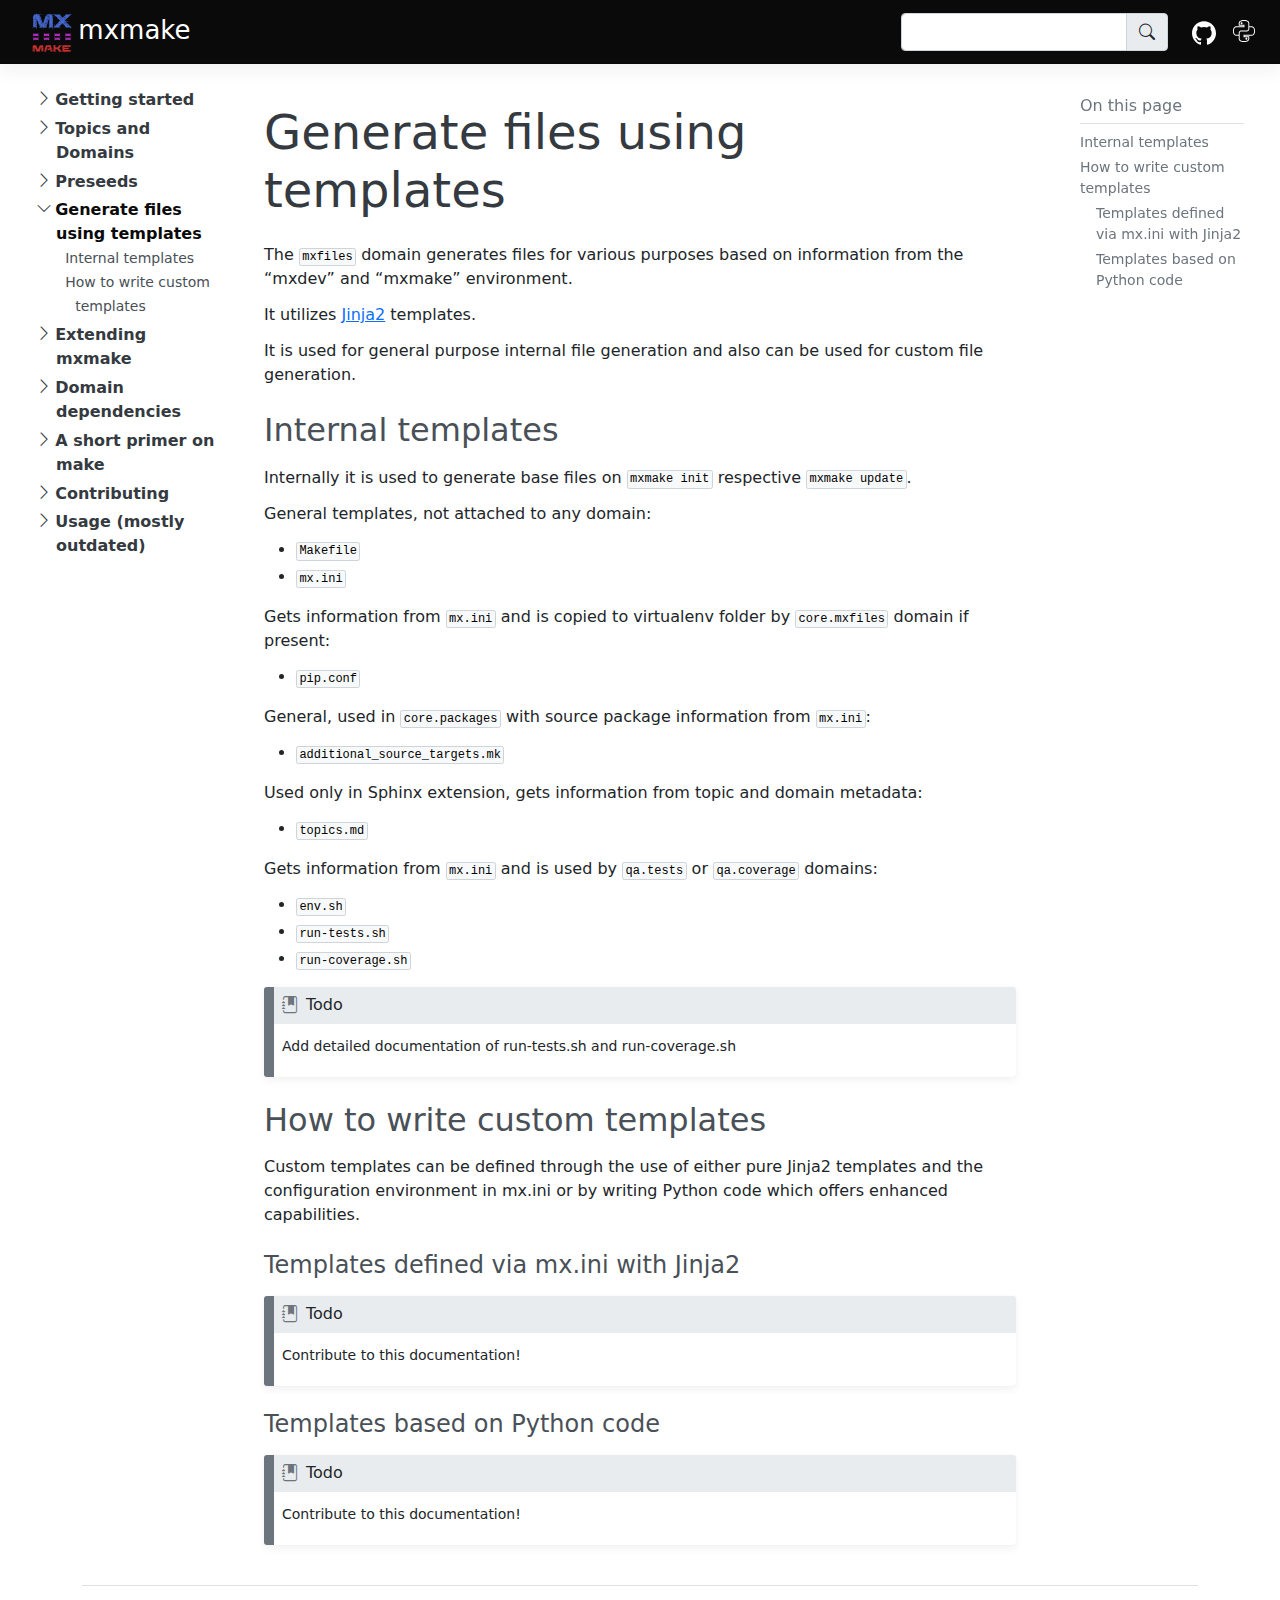
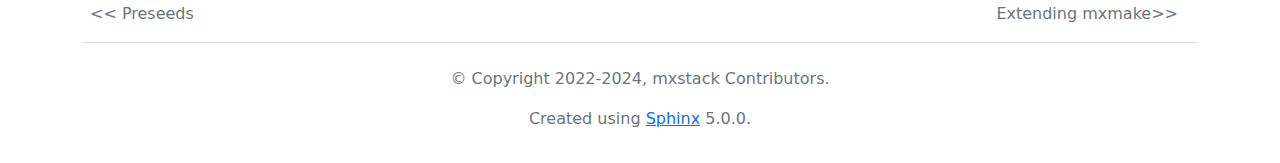
<file: templates.html>
<!DOCTYPE html>

<html lang="en">
  <head>
    <meta charset="utf-8" />
    <meta name="viewport" content="width=device-width, initial-scale=1.0" /><meta name="viewport" content="width=device-width, initial-scale=1" />

    <title>Generate files using templates &#8212; mxmake 1.0 documentation</title>
    <link rel="stylesheet" type="text/css" href="_static/pygments.css" />
    <link rel="stylesheet" type="text/css" href="_static/conestack.css" />
    <script data-url_root="./" id="documentation_options" src="_static/documentation_options.js"></script>
    <script src="_static/jquery.js"></script>
    <script src="_static/underscore.js"></script>
    <script src="_static/_sphinx_javascript_frameworks_compat.js"></script>
    <script src="_static/doctools.js"></script>
    <link rel="index" title="Index" href="genindex.html" />
    <link rel="search" title="Search" href="search.html" />
    <link rel="next" title="Extending mxmake" href="extending.html" />
    <link rel="prev" title="Preseeds" href="preseeds.html" />
<link rel="stylesheet" type="text/css" src="_static/bootstrap.css" />
<script src="_static/bootstrap.bundle.min.js"></script>
<script src="_static/conestack.js"></script>

  </head><body>

  <noscript>
    <style type="text/css">
      #searchbox,
      #searchdesc {
        display: none;
      }
      @media (max-width: 768px) {
        #navbar-toggle {
          display: none;
        }
        #cs-mobile-menu {
          display: block;
        }
        #cs-layout {
          margin-top: 12rem;
        }
        #cs-ext-links {
          margin-right: 2rem!important;
        }
      }
    </style>
  </noscript>

  
  <header class="navbar navbar-expand-md" id="header">
    <nav class="container-xxl flex-wrap flex-md-nowrap p-0" id="cs-nav">
  <a id="logo" class="navbar-brand p-0 me-2" href="index.html">
    <img src="_static/mxmake-logo.svg"
         alt="Logo"
         width="40px"
         height="40px" />
    <span>mxmake</span>
  </a>

      
  <div id="nav-search" class="ms-auto">
    <div id="searchbox" class="nav-item me-3" role="search">
      <form class="search input-group" action="search.html" method="get">
        <input type="text" class="form-control" name="q" aria-labelledby="searchlabel" autocomplete="off" autocorrect="off" autocapitalize="off" spellcheck="false">
        <button type="submit" 
                class="bi bi-search input-group-text"
                btn-title="Search documentation"></button>
      </form>
    </div>
  </div>
      
  <div id="cs-ext-links"class="me-3">
    <ul class="navbar-nav flex-row ms-md-auto">
  <li class="nav-item" data-title="GitHub">
    <a class="nav-link p-2" href="https://github.com/mxstack/mxmake" target="_blank" rel="noopener">
      <svg xmlns="http://www.w3.org/2000/svg" width="36" height="36" class="navbar-nav-svg d-inline-block align-text-top" viewBox="0 0 512 499.36" role="img"><title>GitHub</title><path fill="currentColor" fill-rule="evenodd" d="M256 0C114.64 0 0 114.61 0 256c0 113.09 73.34 209 175.08 242.9 12.8 2.35 17.47-5.56 17.47-12.34 0-6.08-.22-22.18-.35-43.54-71.2 15.49-86.2-34.34-86.2-34.34-11.64-29.57-28.42-37.45-28.42-37.45-23.27-15.84 1.73-15.55 1.73-15.55 25.69 1.81 39.21 26.38 39.21 26.38 22.84 39.12 59.92 27.82 74.5 21.27 2.33-16.54 8.94-27.82 16.25-34.22-56.84-6.43-116.6-28.43-116.6-126.49 0-27.95 10-50.8 26.35-68.69-2.63-6.48-11.42-32.5 2.51-67.75 0 0 21.49-6.88 70.4 26.24a242.65 242.65 0 0 1 128.18 0c48.87-33.13 70.33-26.24 70.33-26.24 14 35.25 5.18 61.27 2.55 67.75 16.41 17.9 26.31 40.75 26.31 68.69 0 98.35-59.85 120-116.88 126.32 9.19 7.9 17.38 23.53 17.38 47.41 0 34.22-.31 61.83-.31 70.23 0 6.85 4.61 14.81 17.6 12.31C438.72 464.97 512 369.08 512 256.02 512 114.62 397.37 0 256 0z"></path></svg>
    </a>
  </li>

  <li class="nav-item" data-title="Pypi">
    <a class="nav-link p-2" href="https://pypi.org/project/mxmake" target="_blank" rel="noopener">
      <svg xmlns="http://www.w3.org/2000/svg" x="0px" y="0px" width="36" height="36" viewBox="0 0 50 50" role="img" style=" fill:#000000;"><path d="M 25 2 C 20.941406 2 18.1875 2.96875 16.4375 4.375 C 14.6875 5.78125 14 7.589844 14 9.09375 L 14 14 L 24 14 L 24 15 L 9.09375 15 C 7.265625 15 5.410156 15.792969 4.09375 17.46875 C 2.777344 19.144531 2 21.644531 2 25 C 2 28.355469 2.777344 30.855469 4.09375 32.53125 C 5.410156 34.207031 7.265625 35 9.09375 35 L 14 35 L 14 40.90625 C 14 42.410156 14.6875 44.21875 16.4375 45.625 C 18.1875 47.03125 20.941406 48 25 48 C 29.058594 48 31.8125 47.03125 33.5625 45.625 C 35.3125 44.21875 36 42.410156 36 40.90625 L 36 36 L 26 36 L 26 35 L 40.90625 35 C 42.734375 35 44.589844 34.207031 45.90625 32.53125 C 47.222656 30.855469 48 28.355469 48 25 C 48 21.644531 47.222656 19.144531 45.90625 17.46875 C 44.589844 15.792969 42.734375 15 40.90625 15 L 36 15 L 36 9.09375 C 36 7.550781 35.316406 5.738281 33.5625 4.34375 C 31.808594 2.949219 29.054688 2 25 2 Z M 25 4 C 28.746094 4 31.015625 4.875 32.3125 5.90625 C 33.609375 6.9375 34 8.136719 34 9.09375 L 34 21 C 34 22.65625 32.65625 24 31 24 L 19 24 C 16.941406 24 15.167969 25.269531 14.40625 27.0625 C 14.277344 27.359375 14.160156 27.675781 14.09375 28 C 14.027344 28.324219 14 28.65625 14 29 L 14 33 L 9.09375 33 C 7.824219 33 6.648438 32.503906 5.6875 31.28125 C 4.726563 30.058594 4 28.042969 4 25 C 4 21.957031 4.726563 19.941406 5.6875 18.71875 C 6.648438 17.496094 7.824219 17 9.09375 17 L 26 17 L 26 12 L 16 12 L 16 9.09375 C 16 8.199219 16.386719 6.980469 17.6875 5.9375 C 18.988281 4.894531 21.257813 4 25 4 Z M 20 7 C 18.898438 7 18 7.898438 18 9 C 18 10.101563 18.898438 11 20 11 C 21.101563 11 22 10.101563 22 9 C 22 7.898438 21.101563 7 20 7 Z M 36 17 L 40.90625 17 C 42.175781 17 43.351563 17.496094 44.3125 18.71875 C 45.273438 19.941406 46 21.957031 46 25 C 46 28.042969 45.273438 30.058594 44.3125 31.28125 C 43.351563 32.503906 42.175781 33 40.90625 33 L 24 33 L 24 38 L 34 38 L 34 40.90625 C 34 41.800781 33.613281 43.019531 32.3125 44.0625 C 31.011719 45.105469 28.742188 46 25 46 C 21.257813 46 18.988281 45.105469 17.6875 44.0625 C 16.386719 43.019531 16 41.800781 16 40.90625 L 16 29 C 16 28.792969 16.023438 28.601563 16.0625 28.40625 C 16.34375 27.039063 17.550781 26 19 26 L 31 26 C 33.746094 26 36 23.746094 36 21 Z M 30 39 C 28.898438 39 28 39.898438 28 41 C 28 42.101563 28.898438 43 30 43 C 31.101563 43 32 42.101563 32 41 C 32 39.898438 31.101563 39 30 39 Z"></path></svg>
    </a>
  </li>

    </ul>
  </div>


      <button id="navbar-toggle" class="navbar-toggler p-0 me-4" type="button" data-bs-toggle="collapse" data-bs-target="#cs-mobile-menu">
        <svg xmlns="http://www.w3.org/2000/svg" width="32" height="32" class="bi" fill="currentColor" viewBox="0 0 16 16"><path fill-rule="evenodd" d="M2.5 11.5A.5.5 0 0 1 3 11h10a.5.5 0 0 1 0 1H3a.5.5 0 0 1-.5-.5zm0-4A.5.5 0 0 1 3 7h10a.5.5 0 0 1 0 1H3a.5.5 0 0 1-.5-.5zm0-4A.5.5 0 0 1 3 3h10a.5.5 0 0 1 0 1H3a.5.5 0 0 1-.5-.5z"></path></svg>
      </button>

      <div class="collapse container-fluid m-0 p-3" id="cs-mobile-menu"><nav class="cs-mobile-toc">
  <ul class="current">
<li class="toctree-l1"><a class="reference internal" href="getting-started.html">Getting started</a></li>
<li class="toctree-l1"><a class="reference internal" href="topics.html">Topics and Domains</a></li>
<li class="toctree-l1"><a class="reference internal" href="preseeds.html">Preseeds</a></li>
<li class="toctree-l1 current"><a class="current reference internal" href="#">Generate files using templates</a></li>
<li class="toctree-l1"><a class="reference internal" href="extending.html">Extending mxmake</a></li>
<li class="toctree-l1"><a class="reference internal" href="dependencies.html">Domain dependencies</a></li>
<li class="toctree-l1"><a class="reference internal" href="make.html">A short primer on make</a></li>
<li class="toctree-l1"><a class="reference internal" href="contributing.html">Contributing</a></li>
<li class="toctree-l1"><a class="reference internal" href="usage-old.html">Usage (mostly outdated)</a></li>
</ul>

</nav>
      </div>
    </nav>
  </header>
  

  <div class="container-xxl my-md-4" id="cs-layout">
    
  <aside id="cs-sidebar" class="ms-4 sphinxsidebar"><nav class="cs-nav-toc">
  <ul class="current">
<li class="toctree-l1"><a class="reference internal" href="getting-started.html">Getting started</a><ul>
<li class="toctree-l2"><a class="reference internal" href="getting-started.html#how-to-bootstrap-a-project-with-mxmake">How to bootstrap a project with mxmake</a></li>
<li class="toctree-l2"><a class="reference internal" href="getting-started.html#how-to-change-the-settings">How to change the settings</a></li>
<li class="toctree-l2"><a class="reference internal" href="getting-started.html#how-to-use-on-the-windows-operating-system">How to use on the Windows operating system</a></li>
</ul>
</li>
<li class="toctree-l1"><a class="reference internal" href="topics.html">Topics and Domains</a><ul>
<li class="toctree-l2"><a class="reference internal" href="topics.html#i18n">i18n</a></li>
<li class="toctree-l2"><a class="reference internal" href="topics.html#ldap">LDAP</a></li>
<li class="toctree-l2"><a class="reference internal" href="topics.html#core">Core</a></li>
<li class="toctree-l2"><a class="reference internal" href="topics.html#javascript">Javascript</a></li>
<li class="toctree-l2"><a class="reference internal" href="topics.html#docs">Docs</a></li>
<li class="toctree-l2"><a class="reference internal" href="topics.html#qa">QA</a></li>
<li class="toctree-l2"><a class="reference internal" href="topics.html#system">System</a></li>
<li class="toctree-l2"><a class="reference internal" href="topics.html#applications">Applications</a></li>
</ul>
</li>
<li class="toctree-l1"><a class="reference internal" href="preseeds.html">Preseeds</a></li>
<li class="toctree-l1 current"><a class="current reference internal" href="#">Generate files using templates</a><ul>
<li class="toctree-l2"><a class="reference internal" href="#internal-templates">Internal templates</a></li>
<li class="toctree-l2"><a class="reference internal" href="#how-to-write-custom-templates">How to write custom templates</a></li>
</ul>
</li>
<li class="toctree-l1"><a class="reference internal" href="extending.html">Extending mxmake</a><ul>
<li class="toctree-l2"><a class="reference internal" href="extending.html#topics-and-domains">Topics and domains</a></li>
<li class="toctree-l2"><a class="reference internal" href="extending.html#writing-custom-domains">Writing custom domains</a></li>
</ul>
</li>
<li class="toctree-l1"><a class="reference internal" href="dependencies.html">Domain dependencies</a><ul>
<li class="toctree-l2"><a class="reference internal" href="dependencies.html#diagram">Diagram</a></li>
</ul>
</li>
<li class="toctree-l1"><a class="reference internal" href="make.html">A short primer on make</a><ul>
<li class="toctree-l2"><a class="reference internal" href="make.html#dependency-management">Dependency management</a></li>
<li class="toctree-l2"><a class="reference internal" href="make.html#the-phony-target">The “phony” target</a></li>
<li class="toctree-l2"><a class="reference internal" href="make.html#sentinel-files">Sentinel files</a></li>
<li class="toctree-l2"><a class="reference internal" href="make.html#variables">Variables</a></li>
<li class="toctree-l2"><a class="reference internal" href="make.html#further-reading">Further Reading</a></li>
</ul>
</li>
<li class="toctree-l1"><a class="reference internal" href="contributing.html">Contributing</a><ul>
<li class="toctree-l2"><a class="reference internal" href="contributing.html#source-code">Source Code</a></li>
<li class="toctree-l2"><a class="reference internal" href="contributing.html#copyright-licence">Copyright &amp; Licence</a></li>
<li class="toctree-l2"><a class="reference internal" href="contributing.html#contributors">Contributors</a></li>
</ul>
</li>
<li class="toctree-l1"><a class="reference internal" href="usage-old.html">Usage (mostly outdated)</a><ul>
<li class="toctree-l2"><a class="reference internal" href="usage-old.html#configuration">Configuration</a></li>
<li class="toctree-l2"><a class="reference internal" href="usage-old.html#templates">Templates</a></li>
</ul>
</li>
</ul>

</nav>
    
  </aside>
    

    
      <main class="document cs-main order-1" role="main">
    
      <div class="ps-lg-4 mt-3 cs-content">
        
  <section id="generate-files-using-templates">
<h1>Generate files using templates<a class="headerlink" href="#generate-files-using-templates" title="Permalink to this heading">#</a></h1>
<p>The <code class="docutils literal notranslate"><span class="pre">mxfiles</span></code> domain generates files for various purposes based on information from the “mxdev” and “mxmake” environment.</p>
<p>It utilizes <a class="reference internal" href="#"><span class="xref myst">Jinja2</span></a> templates.</p>
<p>It is used for general purpose internal file generation and also can be used for custom file generation.</p>
<section id="internal-templates">
<h2>Internal templates<a class="headerlink" href="#internal-templates" title="Permalink to this heading">#</a></h2>
<p>Internally it is used to generate base files on <code class="docutils literal notranslate"><span class="pre">mxmake</span> <span class="pre">init</span></code> respective <code class="docutils literal notranslate"><span class="pre">mxmake</span> <span class="pre">update</span></code>.</p>
<p>General templates, not attached to any domain:</p>
<ul class="simple">
<li><p><code class="docutils literal notranslate"><span class="pre">Makefile</span></code></p></li>
<li><p><code class="docutils literal notranslate"><span class="pre">mx.ini</span></code></p></li>
</ul>
<p>Gets information from <code class="docutils literal notranslate"><span class="pre">mx.ini</span></code> and is copied to virtualenv folder by <code class="docutils literal notranslate"><span class="pre">core.mxfiles</span></code> domain if present:</p>
<ul class="simple">
<li><p><code class="docutils literal notranslate"><span class="pre">pip.conf</span></code></p></li>
</ul>
<p>General, used in <code class="docutils literal notranslate"><span class="pre">core.packages</span></code> with source package information from <code class="docutils literal notranslate"><span class="pre">mx.ini</span></code>:</p>
<ul class="simple">
<li><p><code class="docutils literal notranslate"><span class="pre">additional_source_targets.mk</span></code></p></li>
</ul>
<p>Used only in Sphinx extension, gets information from topic and domain metadata:</p>
<ul class="simple">
<li><p><code class="docutils literal notranslate"><span class="pre">topics.md</span></code></p></li>
</ul>
<p>Gets information from <code class="docutils literal notranslate"><span class="pre">mx.ini</span></code> and is used by <code class="docutils literal notranslate"><span class="pre">qa.tests</span></code> or <code class="docutils literal notranslate"><span class="pre">qa.coverage</span></code> domains:</p>
<ul class="simple">
<li><p><code class="docutils literal notranslate"><span class="pre">env.sh</span></code></p></li>
<li><p><code class="docutils literal notranslate"><span class="pre">run-tests.sh</span></code></p></li>
<li><p><code class="docutils literal notranslate"><span class="pre">run-coverage.sh</span></code></p></li>
</ul>
<div class="admonition-todo admonition" id="id1">
<p class="admonition-title">Todo</p>
<p>Add detailed documentation of run-tests.sh and run-coverage.sh</p>
</div>
</section>
<section id="how-to-write-custom-templates">
<h2>How to write custom templates<a class="headerlink" href="#how-to-write-custom-templates" title="Permalink to this heading">#</a></h2>
<p>Custom templates can be defined through the use of either pure Jinja2 templates and the configuration environment in mx.ini or by writing Python code which offers enhanced capabilities.</p>
<section id="templates-defined-via-mx-ini-with-jinja2">
<h3>Templates defined via mx.ini with Jinja2<a class="headerlink" href="#templates-defined-via-mx-ini-with-jinja2" title="Permalink to this heading">#</a></h3>
<div class="admonition-todo admonition" id="id2">
<p class="admonition-title">Todo</p>
<p>Contribute to this documentation!</p>
</div>
</section>
<section id="templates-based-on-python-code">
<h3>Templates based on Python code<a class="headerlink" href="#templates-based-on-python-code" title="Permalink to this heading">#</a></h3>
<div class="admonition-todo admonition" id="id3">
<p class="admonition-title">Todo</p>
<p>Contribute to this documentation!</p>
</div>
</section>
</section>
</section>


      </div>

    
  <div class="cs-local-toc mx-4 mt-4 mb-5 my-md-0 ps-xl-3 mb-lg-5 text-muted">
    <strong class="d-block h6 my-2 pb-2 border-bottom">On this page</strong>
    <nav id="TableOfContents">
      <ul>
<li><a class="reference internal" href="#internal-templates">Internal templates</a></li>
<li><a class="reference internal" href="#how-to-write-custom-templates">How to write custom templates</a><ul>
<li><a class="reference internal" href="#templates-defined-via-mx-ini-with-jinja2">Templates defined via mx.ini with Jinja2</a></li>
<li><a class="reference internal" href="#templates-based-on-python-code">Templates based on Python code</a></li>
</ul>
</li>
</ul>

    </nav>
  </div>
    
    </main>
  </div><div class="container footer" role="contentinfo">
  <footer class="d-flex flex-wrap justify-content-between align-items-center pt-2 my-4 border-top"><ul class="pb-2 mb-3 nav container border-bottom">
  <li class="nav-item col-md-6 col">
    <a href="preseeds.html"
       title="previous chapter"
       class="nav-link px-2 text-muted previous-chapter">Preseeds</a>
  </li>
  <li class="nav-item col-md-6 col text-end">
    <a href="extending.html"
       title="next chapter"
       class="nav-link px-2 text-muted next-chapter">Extending mxmake</a>
  </li>
</ul>
      <div class="container text-center text-muted pt-2 pb-2">
          &#169; Copyright 2022-2024, mxstack Contributors.
      </div>
      <div class="container text-center text-muted pt-2 pb-2">
        Created using <a href="https://www.sphinx-doc.org/">Sphinx</a> 5.0.0.
      </div>
  </footer>
</div>

  </body>
</html>
</file>
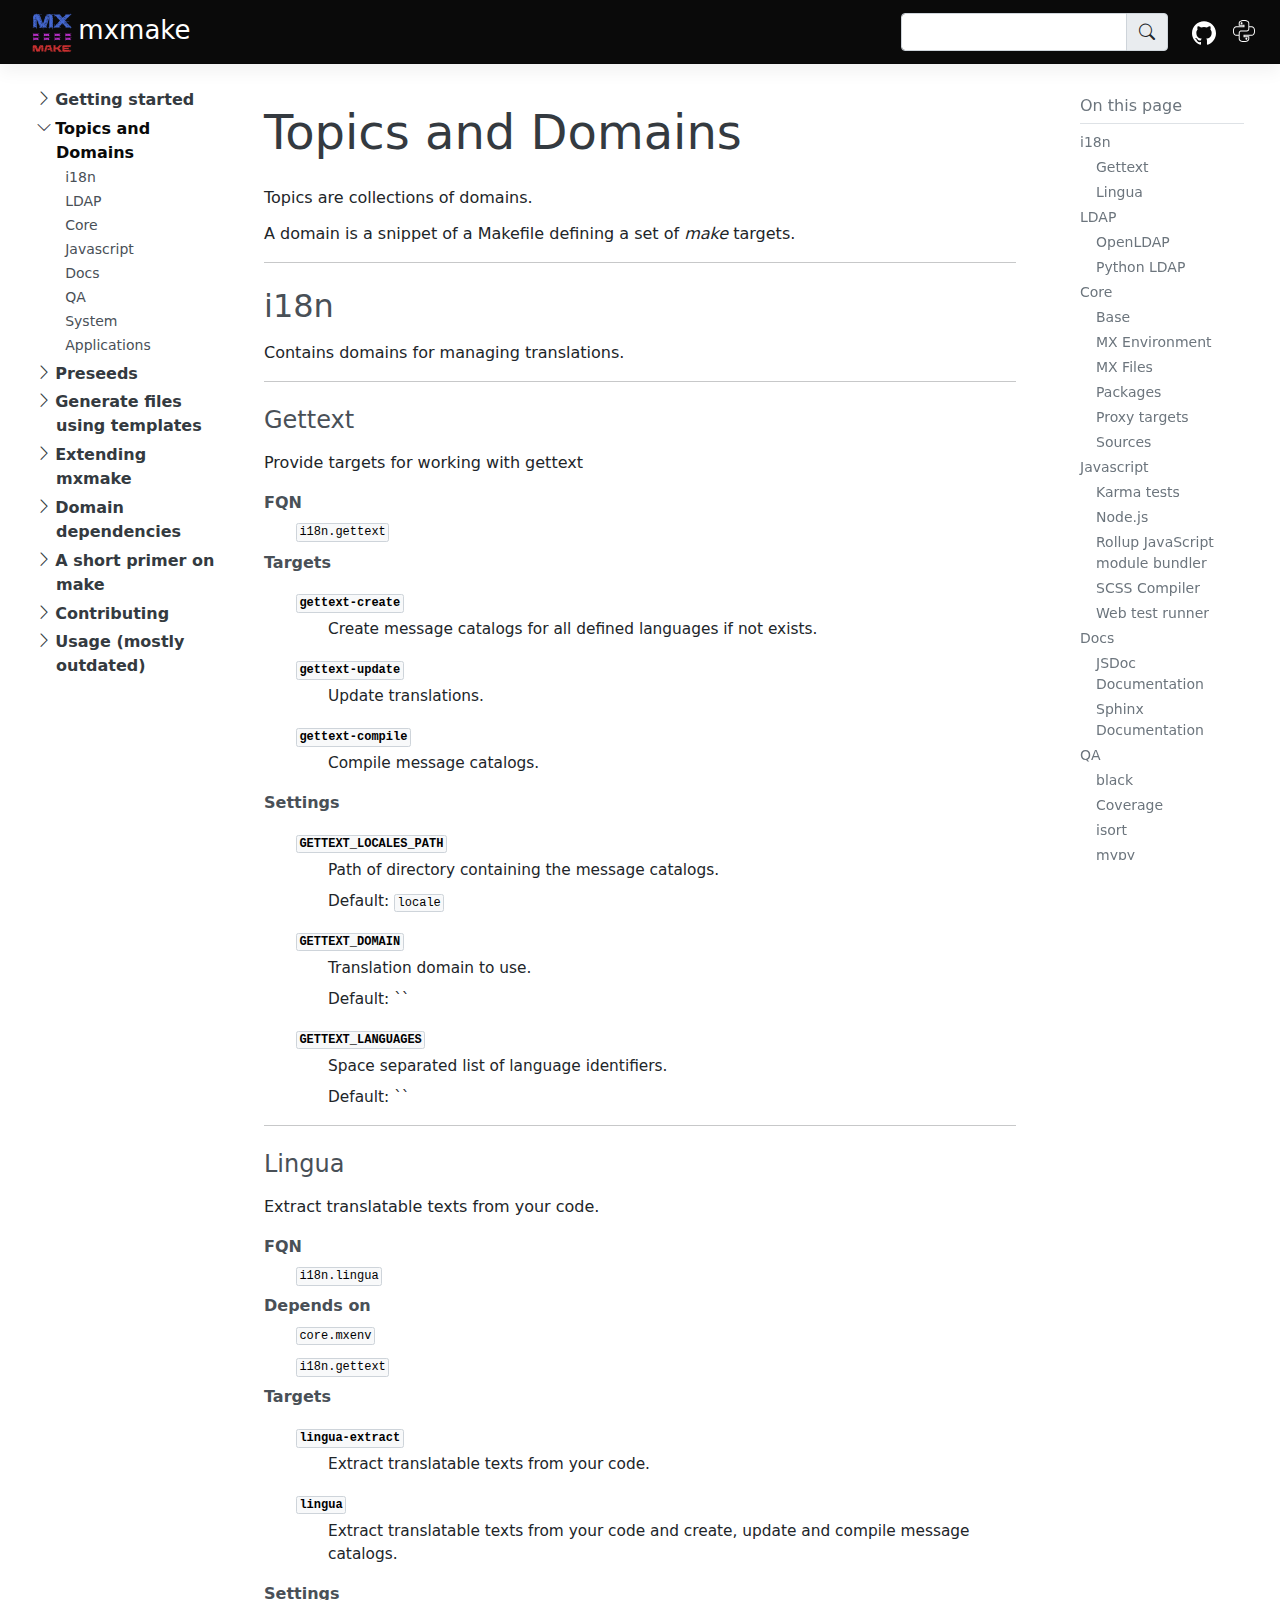
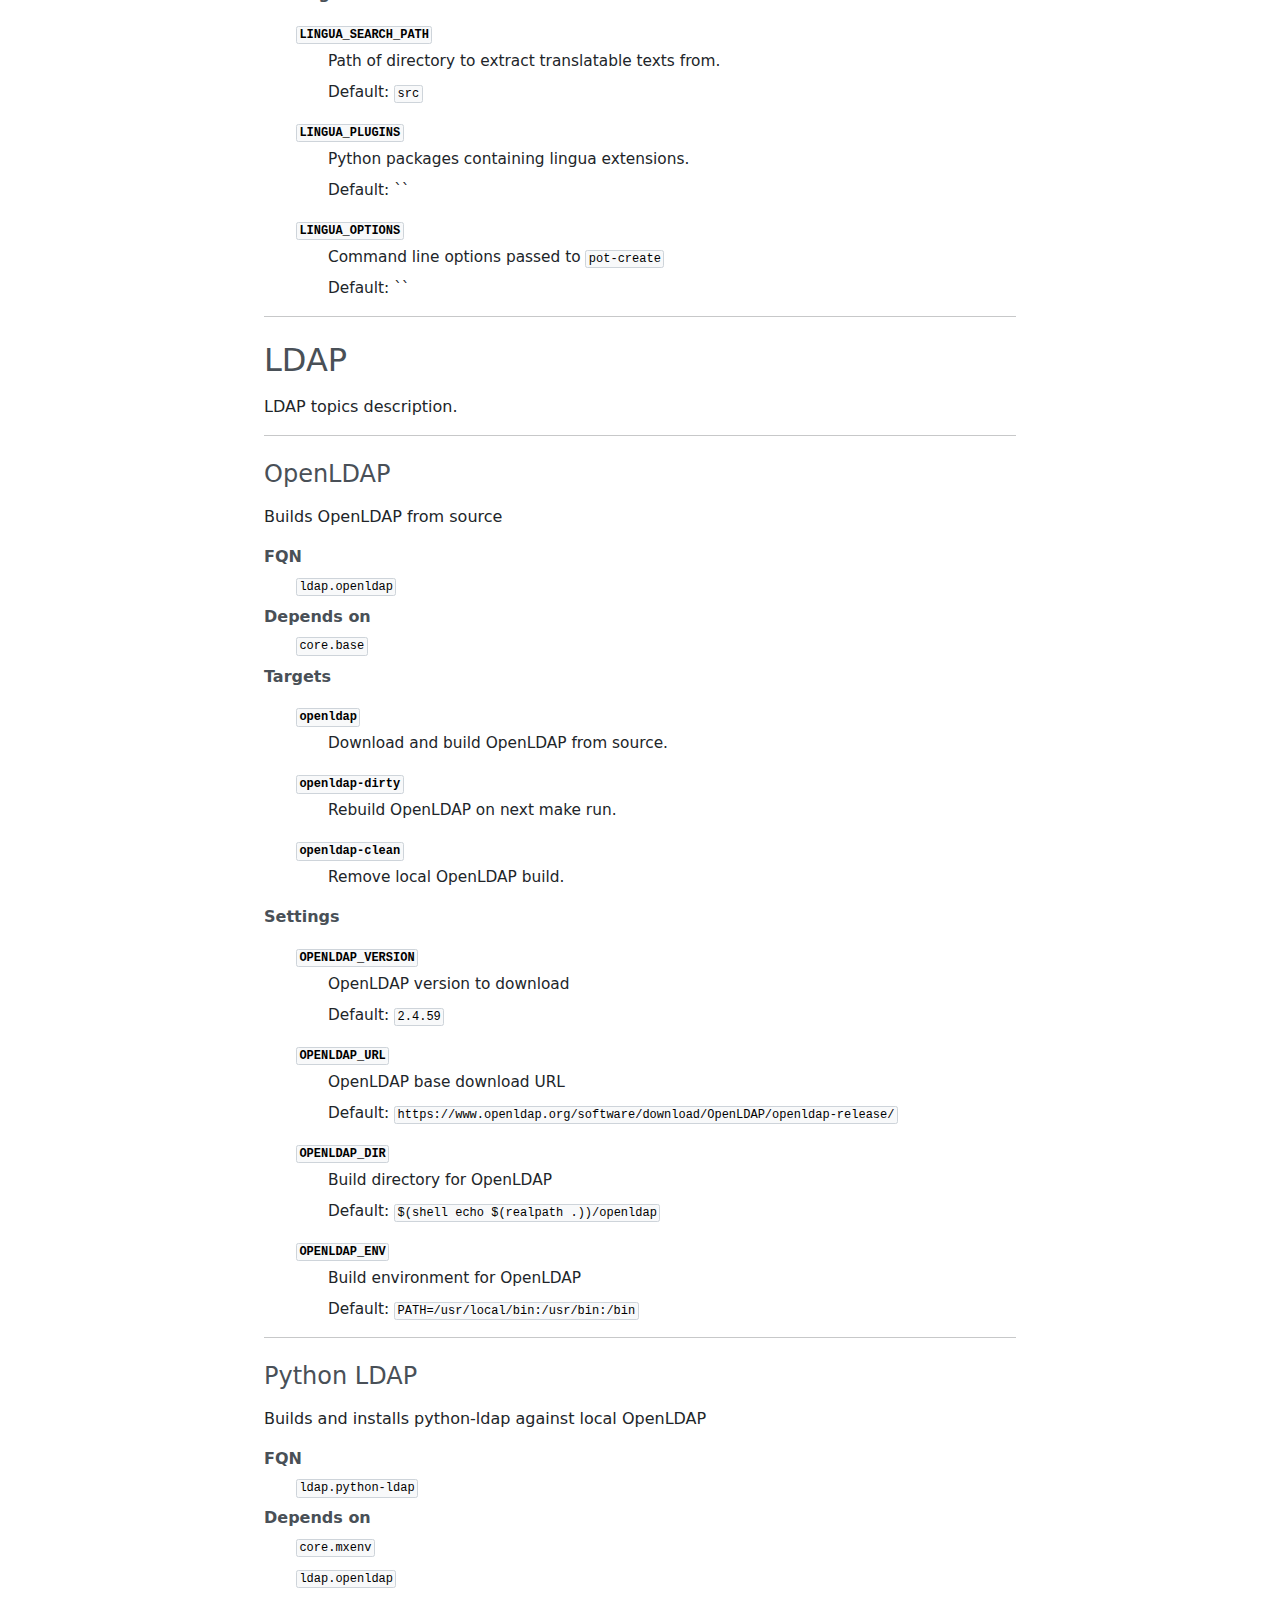
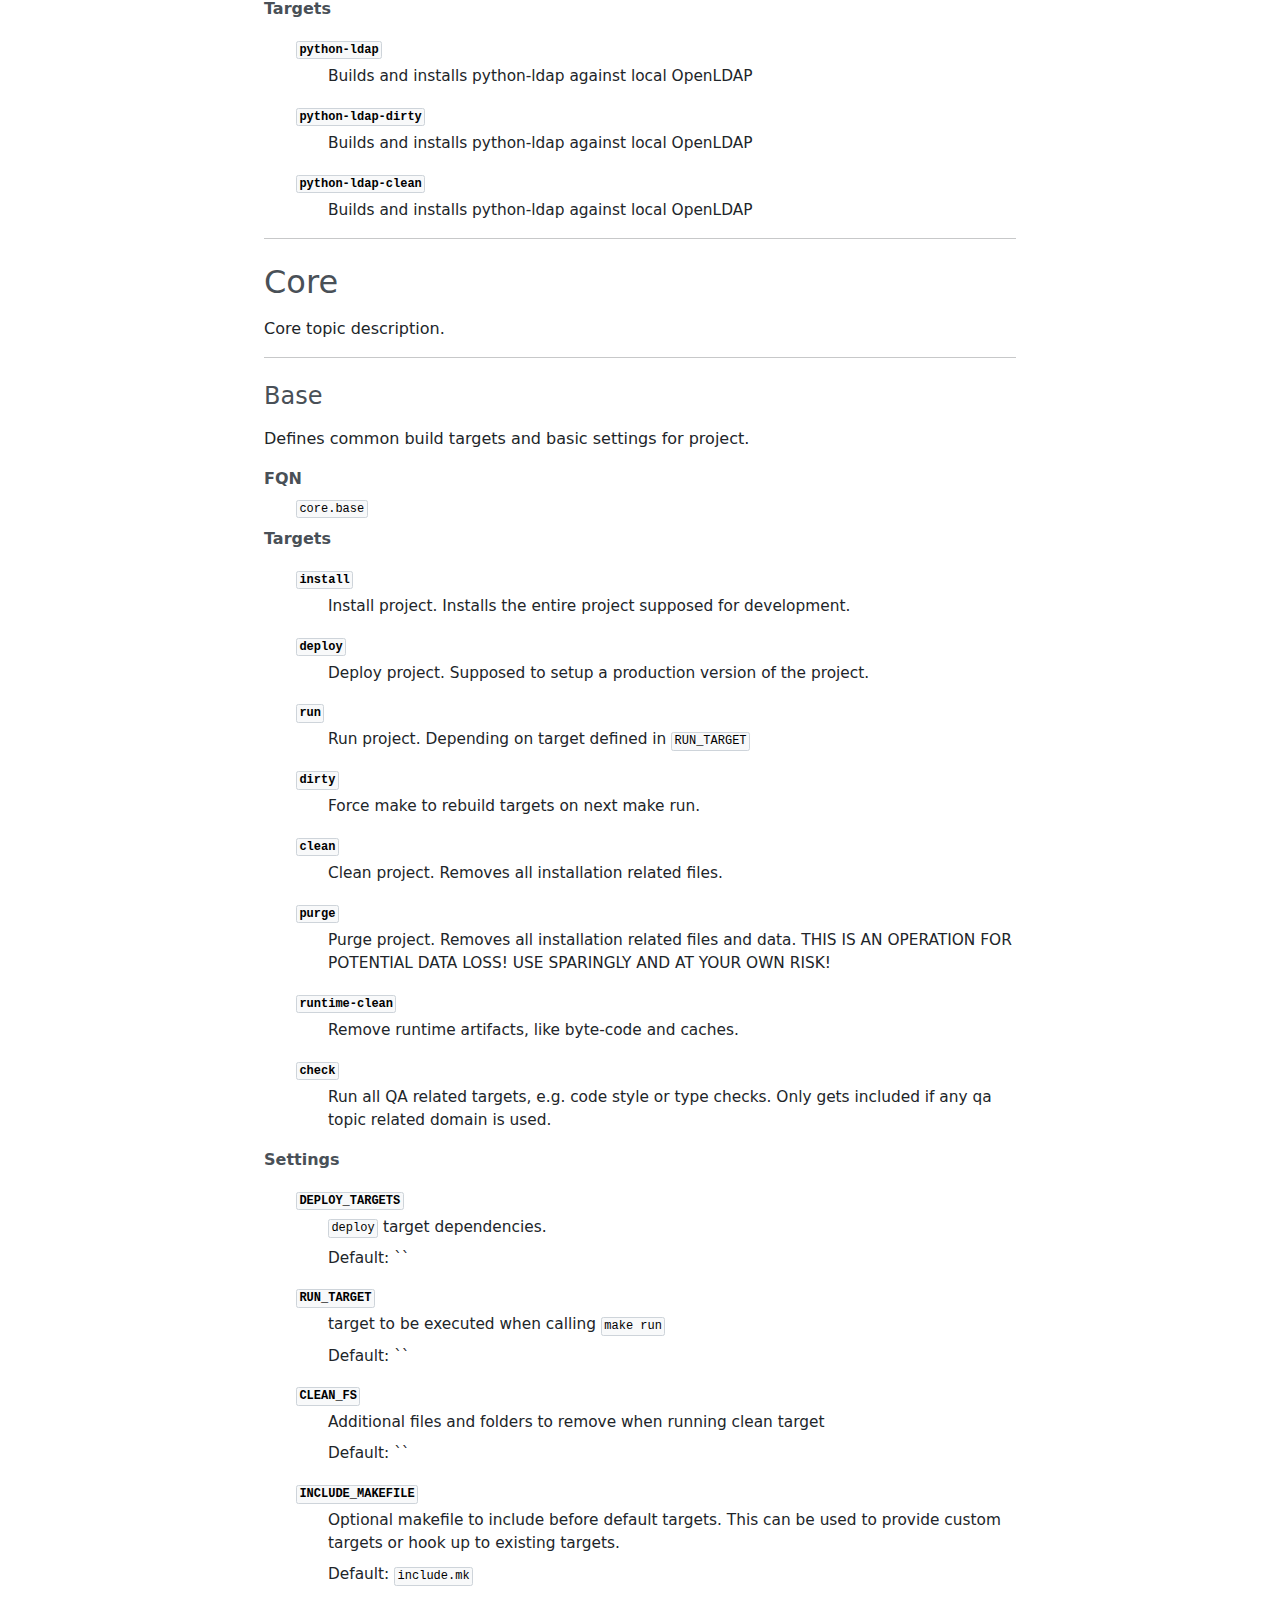
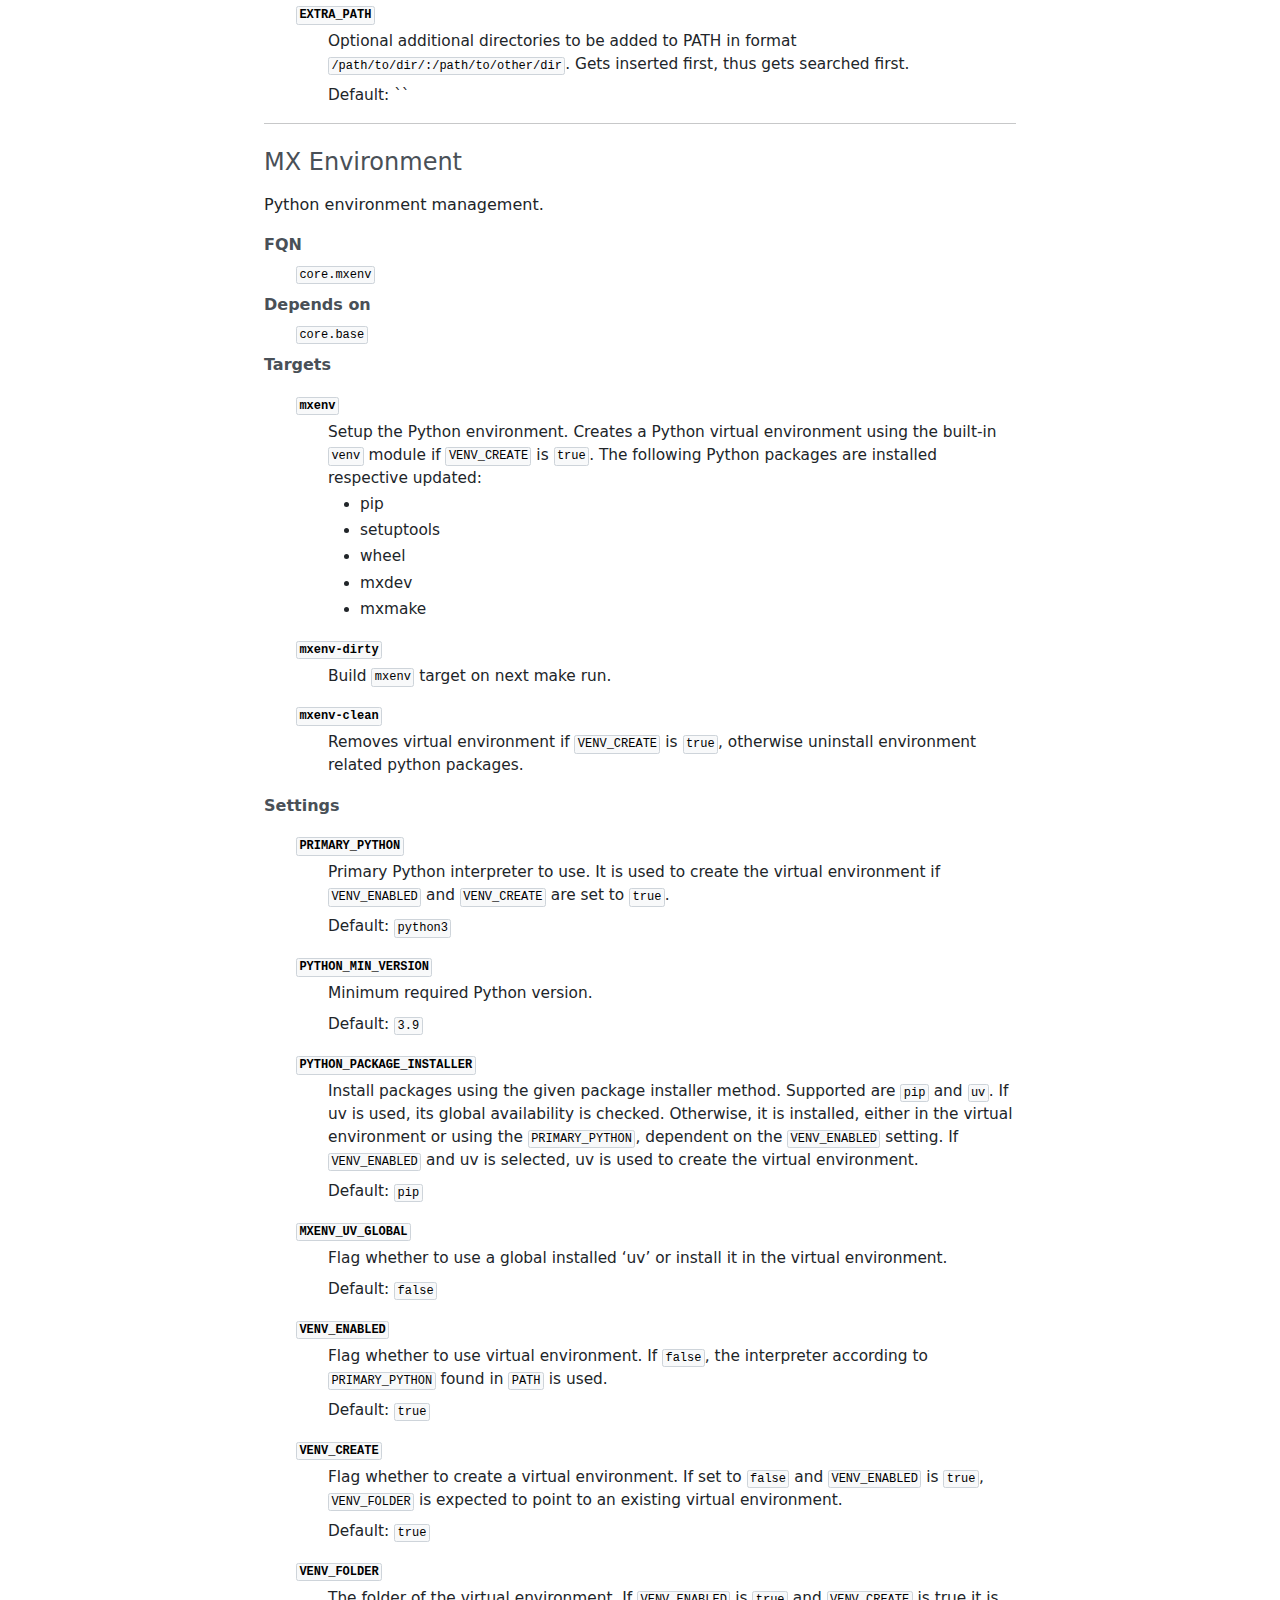
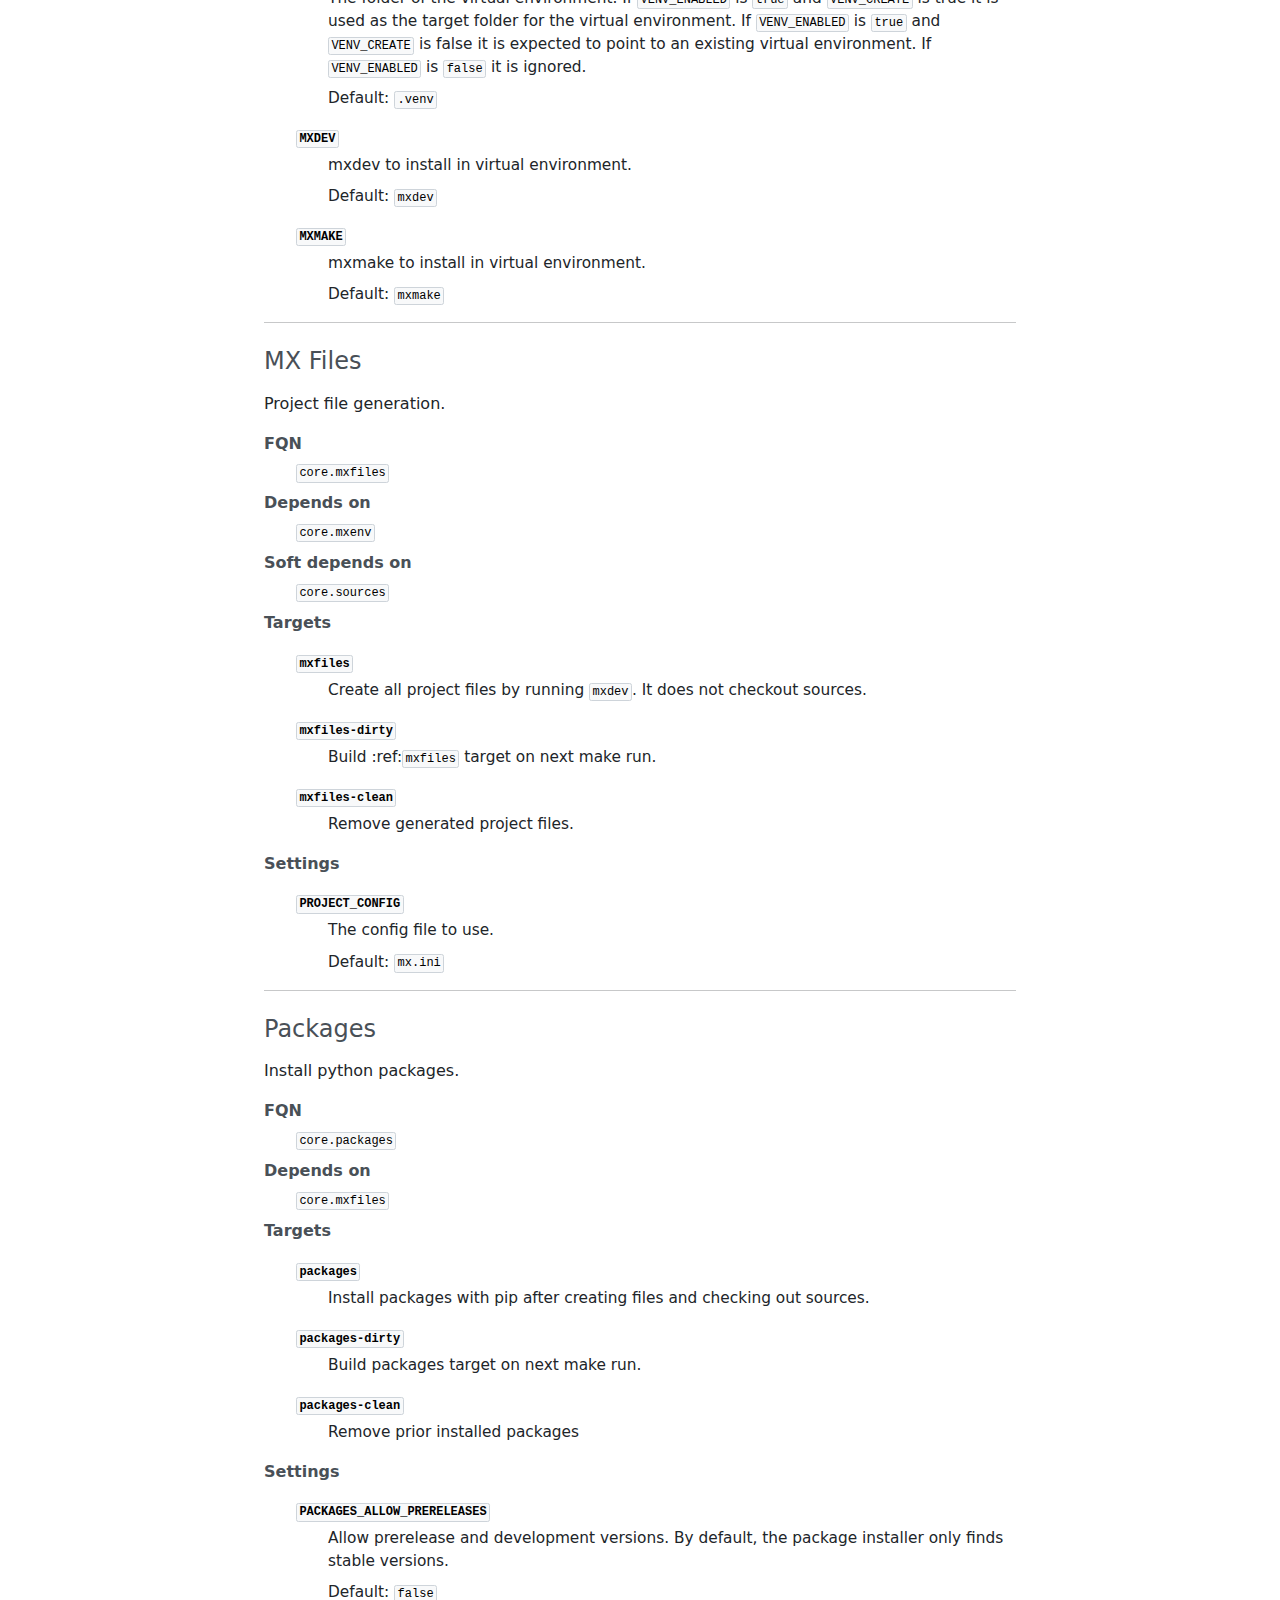
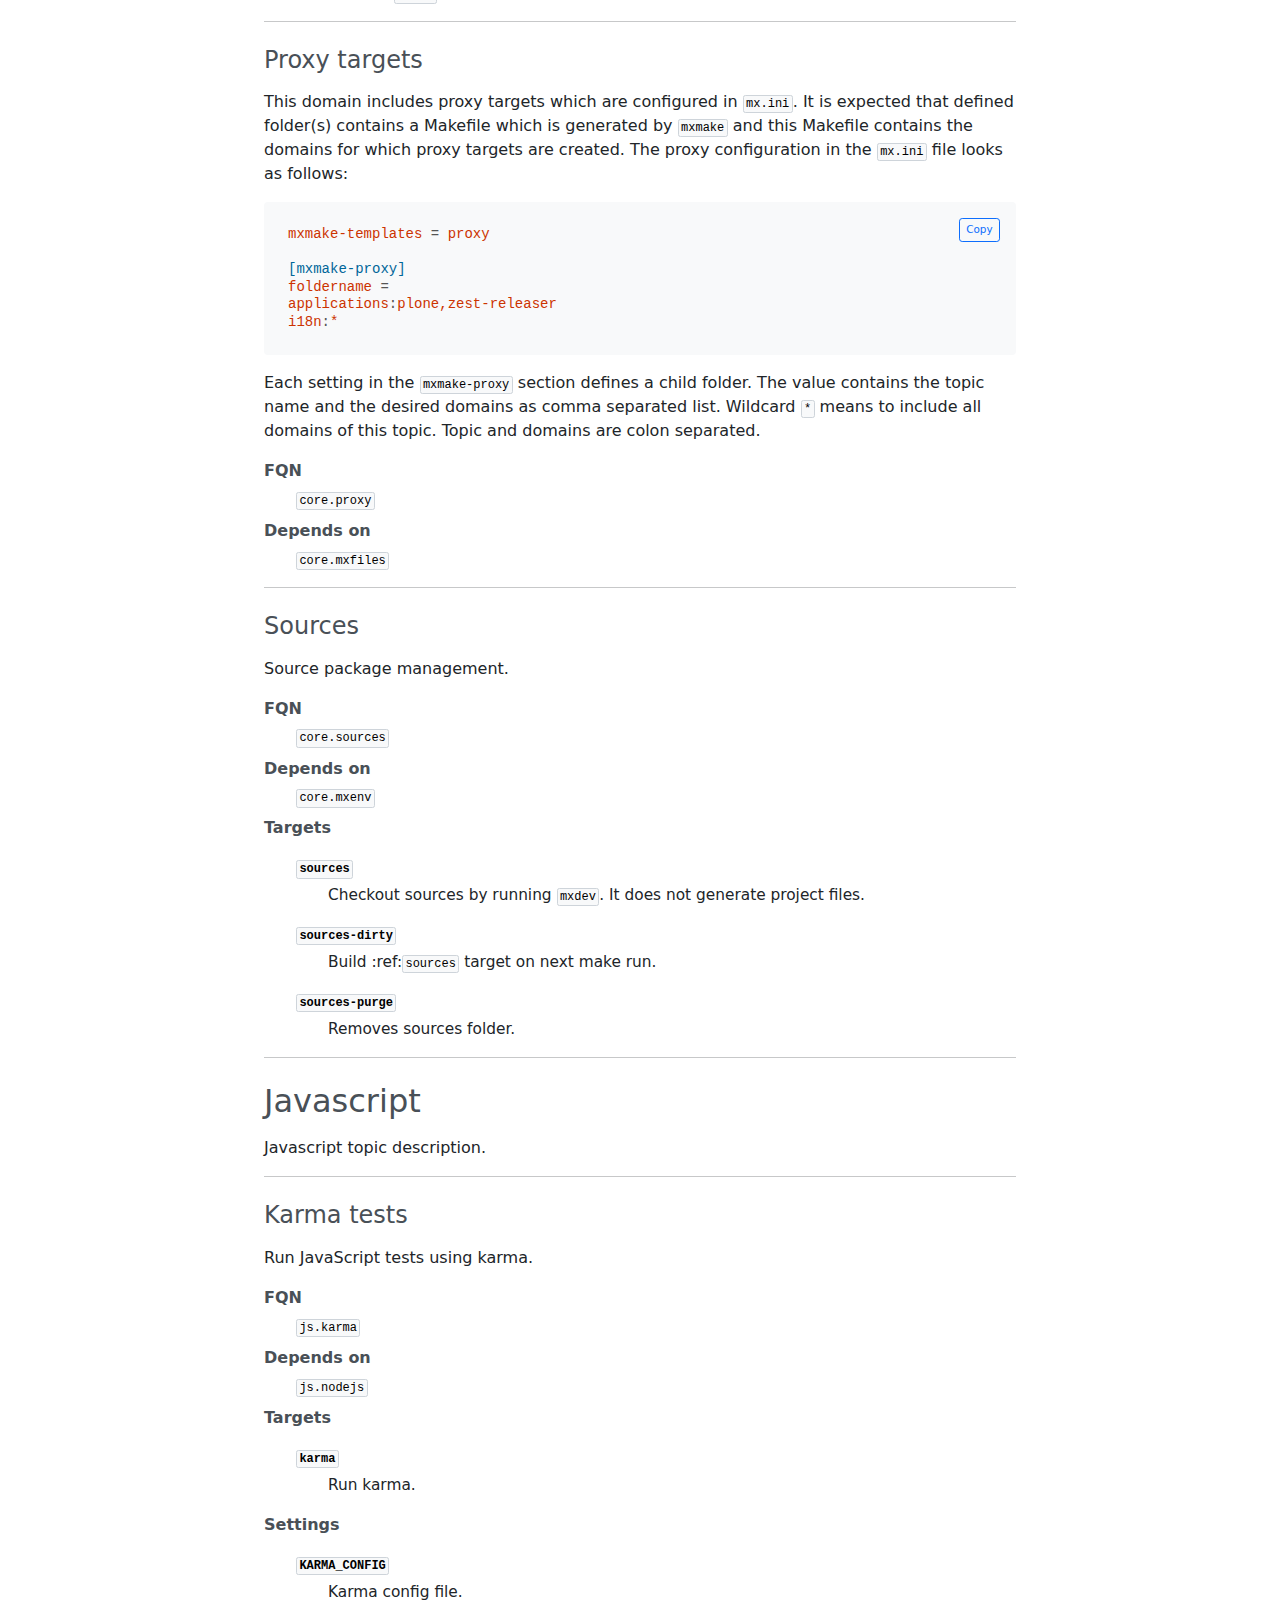
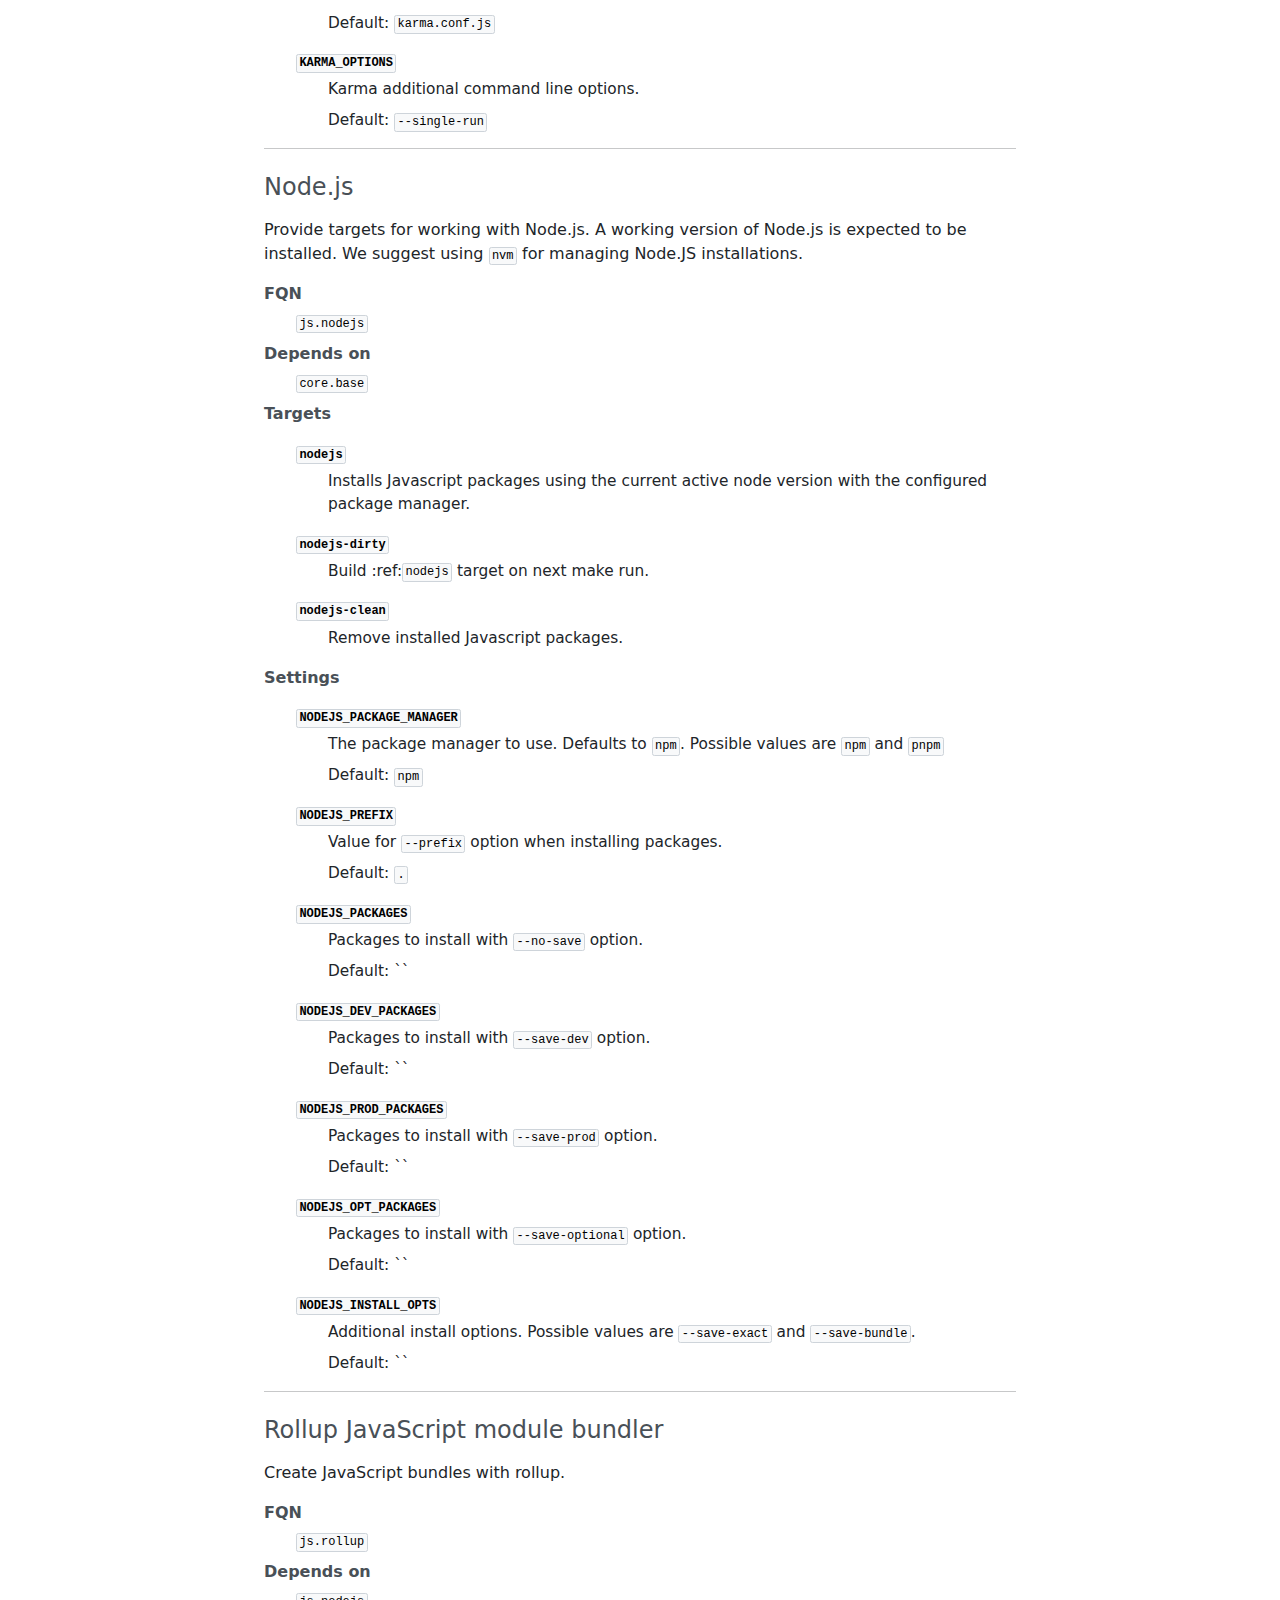
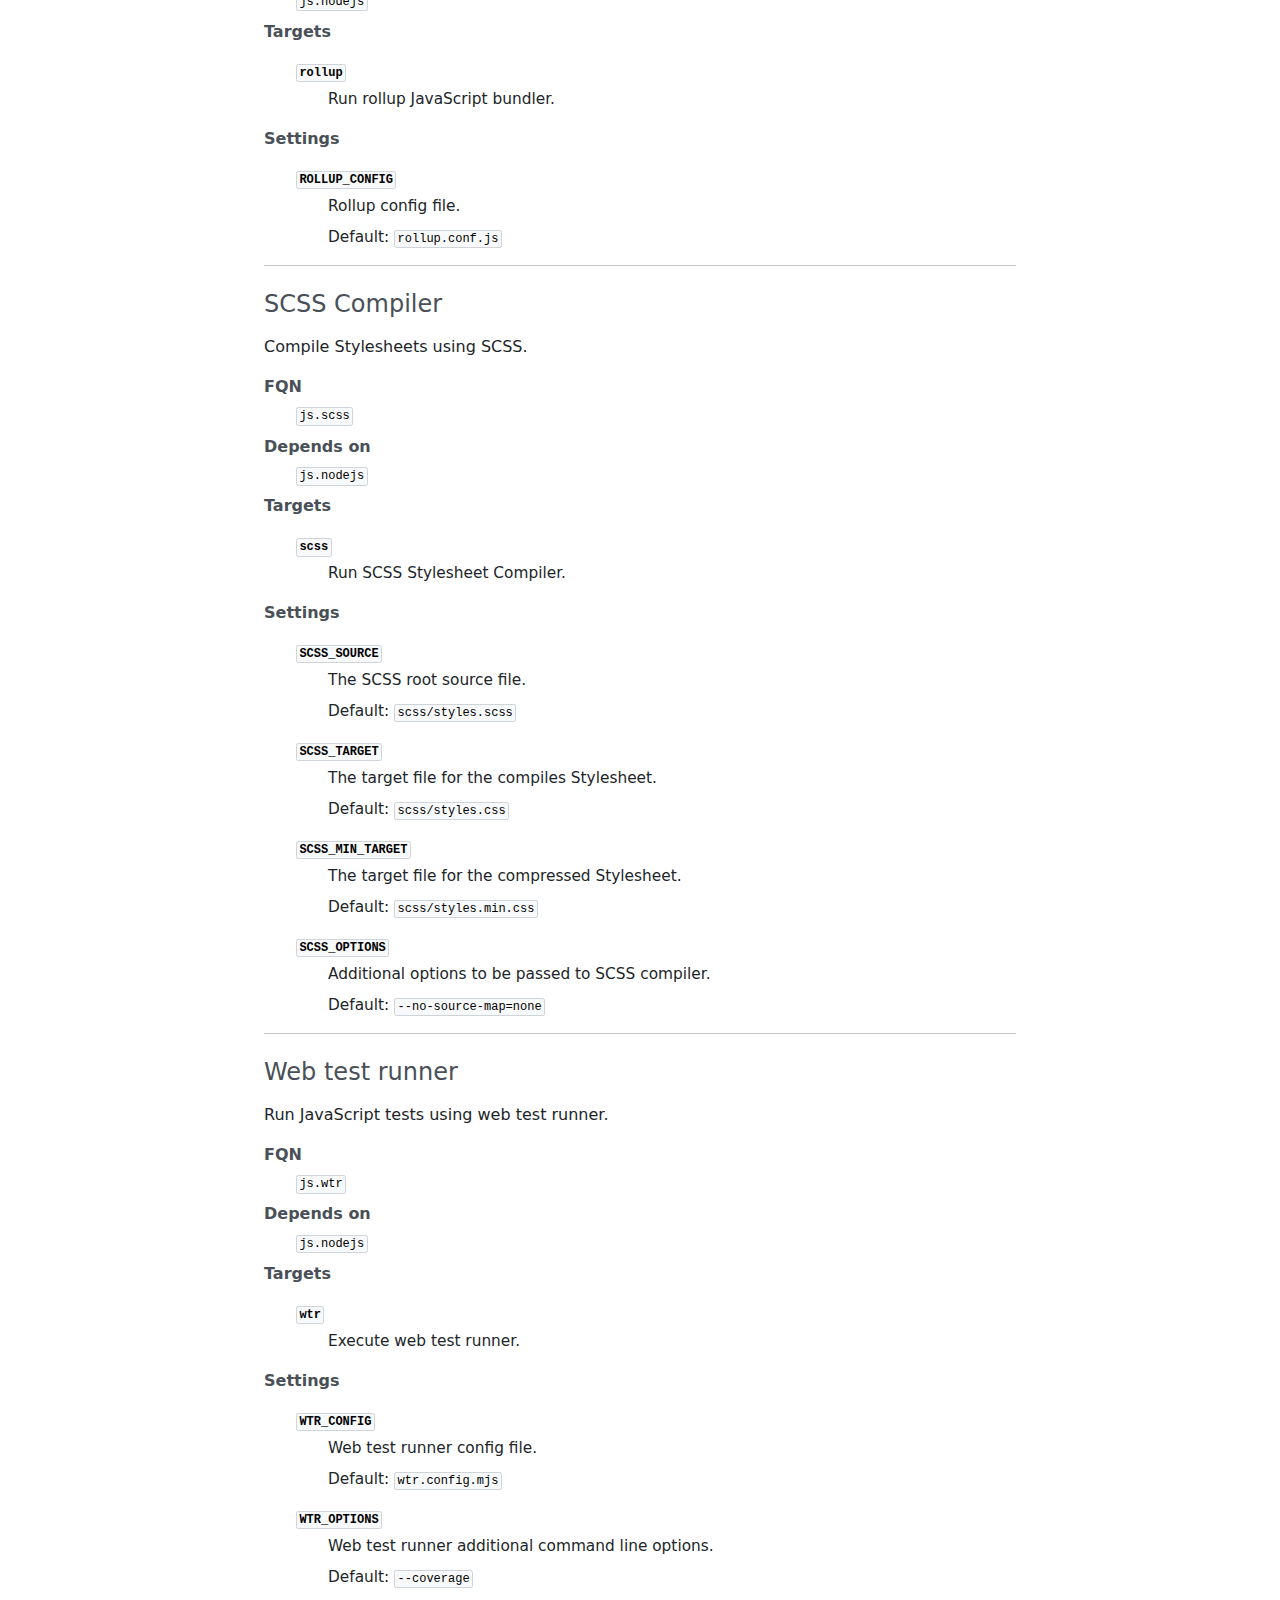
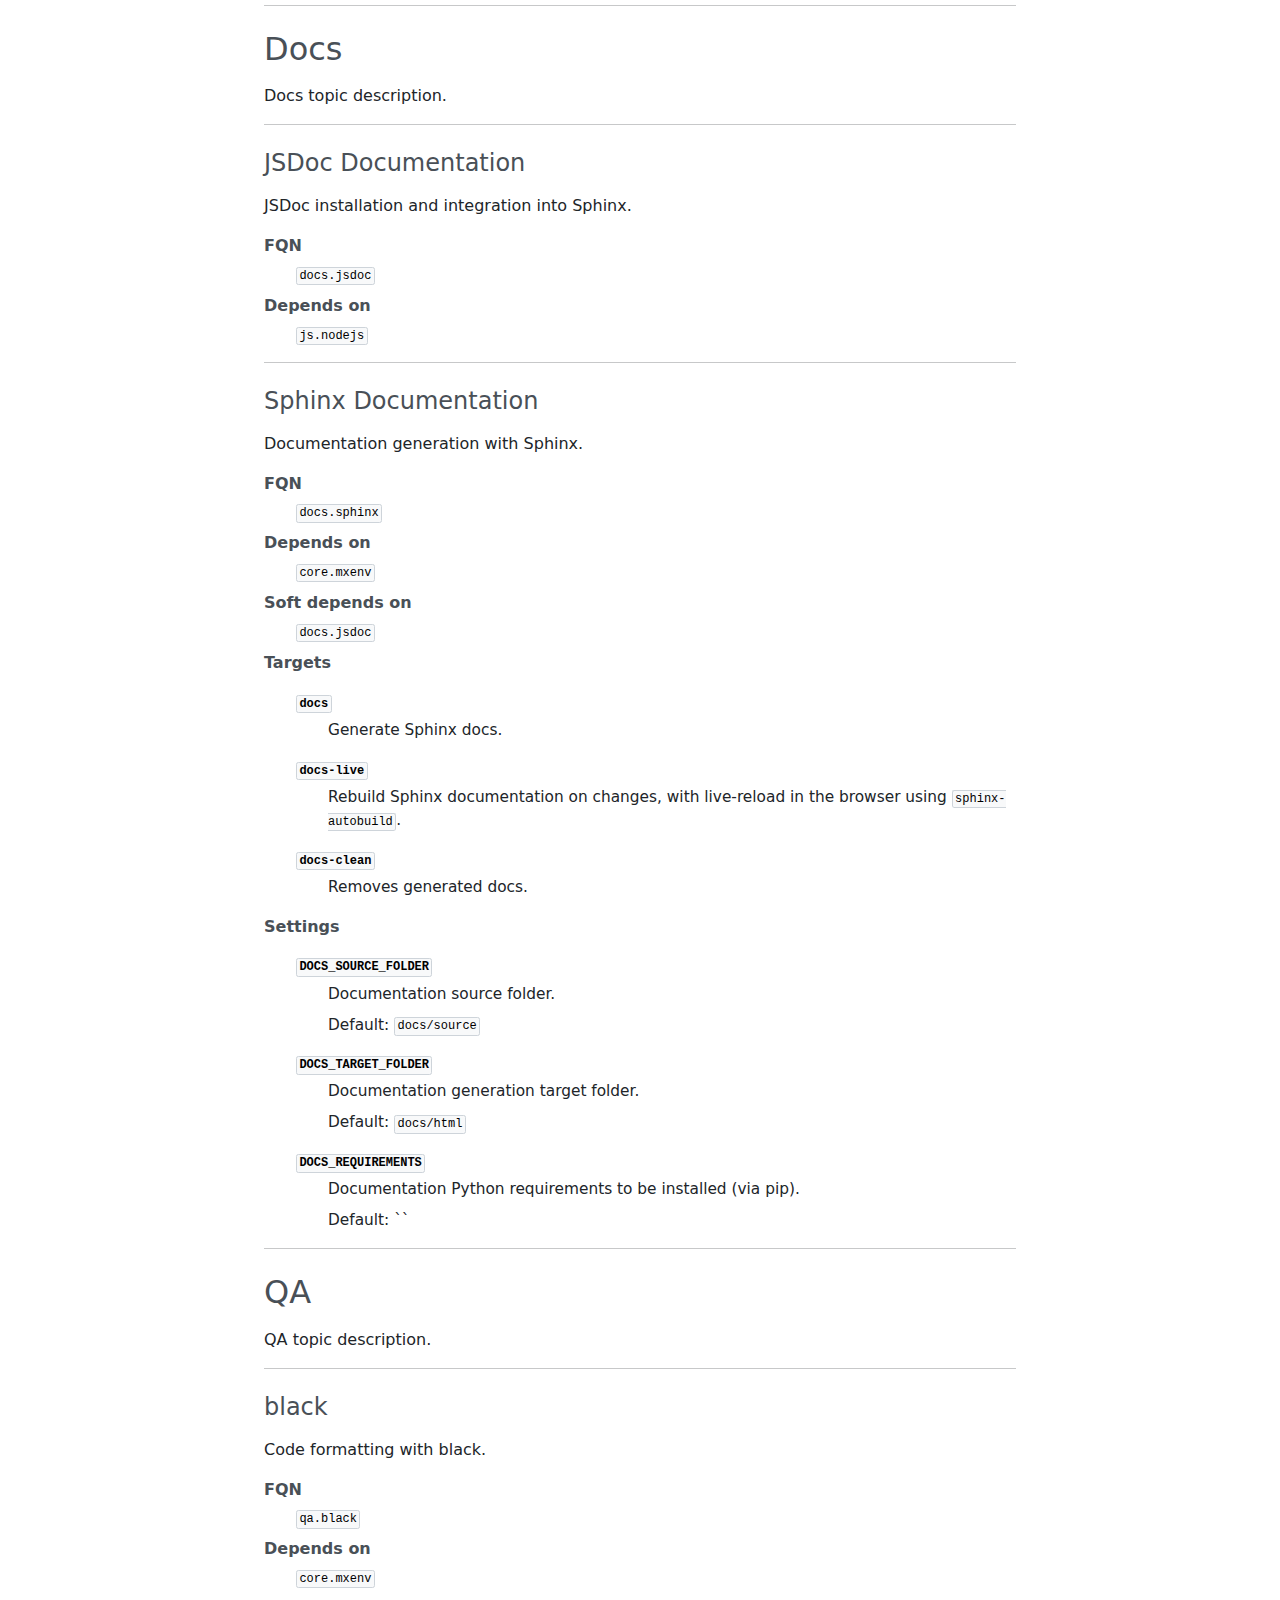
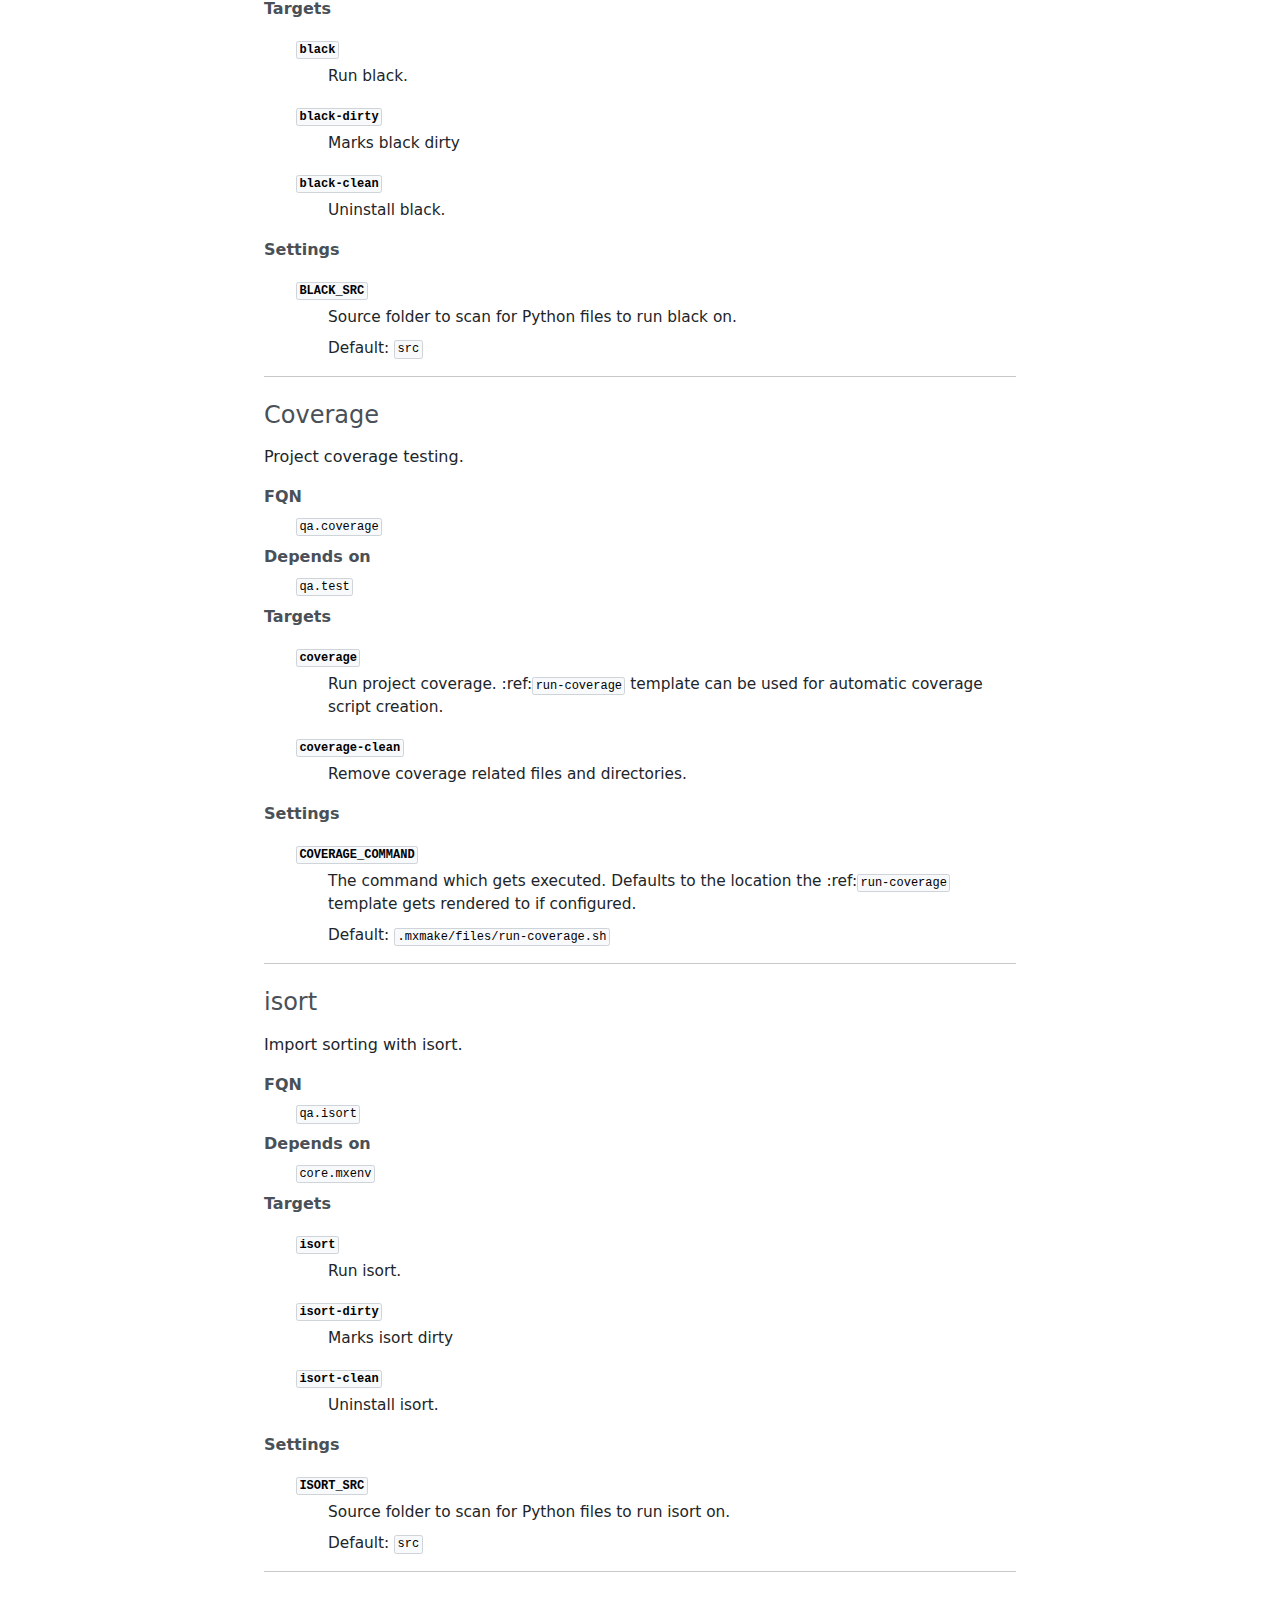
<file: topics.html>
<!DOCTYPE html>

<html lang="en">
  <head>
    <meta charset="utf-8" />
    <meta name="viewport" content="width=device-width, initial-scale=1.0" /><meta name="viewport" content="width=device-width, initial-scale=1" />

    <title>Topics and Domains &#8212; mxmake 1.0 documentation</title>
    <link rel="stylesheet" type="text/css" href="_static/pygments.css" />
    <link rel="stylesheet" type="text/css" href="_static/conestack.css" />
    <script data-url_root="./" id="documentation_options" src="_static/documentation_options.js"></script>
    <script src="_static/jquery.js"></script>
    <script src="_static/underscore.js"></script>
    <script src="_static/_sphinx_javascript_frameworks_compat.js"></script>
    <script src="_static/doctools.js"></script>
    <link rel="index" title="Index" href="genindex.html" />
    <link rel="search" title="Search" href="search.html" />
    <link rel="next" title="Preseeds" href="preseeds.html" />
    <link rel="prev" title="Getting started" href="getting-started.html" />
<link rel="stylesheet" type="text/css" src="_static/bootstrap.css" />
<script src="_static/bootstrap.bundle.min.js"></script>
<script src="_static/conestack.js"></script>

  </head><body>

  <noscript>
    <style type="text/css">
      #searchbox,
      #searchdesc {
        display: none;
      }
      @media (max-width: 768px) {
        #navbar-toggle {
          display: none;
        }
        #cs-mobile-menu {
          display: block;
        }
        #cs-layout {
          margin-top: 12rem;
        }
        #cs-ext-links {
          margin-right: 2rem!important;
        }
      }
    </style>
  </noscript>

  
  <header class="navbar navbar-expand-md" id="header">
    <nav class="container-xxl flex-wrap flex-md-nowrap p-0" id="cs-nav">
  <a id="logo" class="navbar-brand p-0 me-2" href="index.html">
    <img src="_static/mxmake-logo.svg"
         alt="Logo"
         width="40px"
         height="40px" />
    <span>mxmake</span>
  </a>

      
  <div id="nav-search" class="ms-auto">
    <div id="searchbox" class="nav-item me-3" role="search">
      <form class="search input-group" action="search.html" method="get">
        <input type="text" class="form-control" name="q" aria-labelledby="searchlabel" autocomplete="off" autocorrect="off" autocapitalize="off" spellcheck="false">
        <button type="submit" 
                class="bi bi-search input-group-text"
                btn-title="Search documentation"></button>
      </form>
    </div>
  </div>
      
  <div id="cs-ext-links"class="me-3">
    <ul class="navbar-nav flex-row ms-md-auto">
  <li class="nav-item" data-title="GitHub">
    <a class="nav-link p-2" href="https://github.com/mxstack/mxmake" target="_blank" rel="noopener">
      <svg xmlns="http://www.w3.org/2000/svg" width="36" height="36" class="navbar-nav-svg d-inline-block align-text-top" viewBox="0 0 512 499.36" role="img"><title>GitHub</title><path fill="currentColor" fill-rule="evenodd" d="M256 0C114.64 0 0 114.61 0 256c0 113.09 73.34 209 175.08 242.9 12.8 2.35 17.47-5.56 17.47-12.34 0-6.08-.22-22.18-.35-43.54-71.2 15.49-86.2-34.34-86.2-34.34-11.64-29.57-28.42-37.45-28.42-37.45-23.27-15.84 1.73-15.55 1.73-15.55 25.69 1.81 39.21 26.38 39.21 26.38 22.84 39.12 59.92 27.82 74.5 21.27 2.33-16.54 8.94-27.82 16.25-34.22-56.84-6.43-116.6-28.43-116.6-126.49 0-27.95 10-50.8 26.35-68.69-2.63-6.48-11.42-32.5 2.51-67.75 0 0 21.49-6.88 70.4 26.24a242.65 242.65 0 0 1 128.18 0c48.87-33.13 70.33-26.24 70.33-26.24 14 35.25 5.18 61.27 2.55 67.75 16.41 17.9 26.31 40.75 26.31 68.69 0 98.35-59.85 120-116.88 126.32 9.19 7.9 17.38 23.53 17.38 47.41 0 34.22-.31 61.83-.31 70.23 0 6.85 4.61 14.81 17.6 12.31C438.72 464.97 512 369.08 512 256.02 512 114.62 397.37 0 256 0z"></path></svg>
    </a>
  </li>

  <li class="nav-item" data-title="Pypi">
    <a class="nav-link p-2" href="https://pypi.org/project/mxmake" target="_blank" rel="noopener">
      <svg xmlns="http://www.w3.org/2000/svg" x="0px" y="0px" width="36" height="36" viewBox="0 0 50 50" role="img" style=" fill:#000000;"><path d="M 25 2 C 20.941406 2 18.1875 2.96875 16.4375 4.375 C 14.6875 5.78125 14 7.589844 14 9.09375 L 14 14 L 24 14 L 24 15 L 9.09375 15 C 7.265625 15 5.410156 15.792969 4.09375 17.46875 C 2.777344 19.144531 2 21.644531 2 25 C 2 28.355469 2.777344 30.855469 4.09375 32.53125 C 5.410156 34.207031 7.265625 35 9.09375 35 L 14 35 L 14 40.90625 C 14 42.410156 14.6875 44.21875 16.4375 45.625 C 18.1875 47.03125 20.941406 48 25 48 C 29.058594 48 31.8125 47.03125 33.5625 45.625 C 35.3125 44.21875 36 42.410156 36 40.90625 L 36 36 L 26 36 L 26 35 L 40.90625 35 C 42.734375 35 44.589844 34.207031 45.90625 32.53125 C 47.222656 30.855469 48 28.355469 48 25 C 48 21.644531 47.222656 19.144531 45.90625 17.46875 C 44.589844 15.792969 42.734375 15 40.90625 15 L 36 15 L 36 9.09375 C 36 7.550781 35.316406 5.738281 33.5625 4.34375 C 31.808594 2.949219 29.054688 2 25 2 Z M 25 4 C 28.746094 4 31.015625 4.875 32.3125 5.90625 C 33.609375 6.9375 34 8.136719 34 9.09375 L 34 21 C 34 22.65625 32.65625 24 31 24 L 19 24 C 16.941406 24 15.167969 25.269531 14.40625 27.0625 C 14.277344 27.359375 14.160156 27.675781 14.09375 28 C 14.027344 28.324219 14 28.65625 14 29 L 14 33 L 9.09375 33 C 7.824219 33 6.648438 32.503906 5.6875 31.28125 C 4.726563 30.058594 4 28.042969 4 25 C 4 21.957031 4.726563 19.941406 5.6875 18.71875 C 6.648438 17.496094 7.824219 17 9.09375 17 L 26 17 L 26 12 L 16 12 L 16 9.09375 C 16 8.199219 16.386719 6.980469 17.6875 5.9375 C 18.988281 4.894531 21.257813 4 25 4 Z M 20 7 C 18.898438 7 18 7.898438 18 9 C 18 10.101563 18.898438 11 20 11 C 21.101563 11 22 10.101563 22 9 C 22 7.898438 21.101563 7 20 7 Z M 36 17 L 40.90625 17 C 42.175781 17 43.351563 17.496094 44.3125 18.71875 C 45.273438 19.941406 46 21.957031 46 25 C 46 28.042969 45.273438 30.058594 44.3125 31.28125 C 43.351563 32.503906 42.175781 33 40.90625 33 L 24 33 L 24 38 L 34 38 L 34 40.90625 C 34 41.800781 33.613281 43.019531 32.3125 44.0625 C 31.011719 45.105469 28.742188 46 25 46 C 21.257813 46 18.988281 45.105469 17.6875 44.0625 C 16.386719 43.019531 16 41.800781 16 40.90625 L 16 29 C 16 28.792969 16.023438 28.601563 16.0625 28.40625 C 16.34375 27.039063 17.550781 26 19 26 L 31 26 C 33.746094 26 36 23.746094 36 21 Z M 30 39 C 28.898438 39 28 39.898438 28 41 C 28 42.101563 28.898438 43 30 43 C 31.101563 43 32 42.101563 32 41 C 32 39.898438 31.101563 39 30 39 Z"></path></svg>
    </a>
  </li>

    </ul>
  </div>


      <button id="navbar-toggle" class="navbar-toggler p-0 me-4" type="button" data-bs-toggle="collapse" data-bs-target="#cs-mobile-menu">
        <svg xmlns="http://www.w3.org/2000/svg" width="32" height="32" class="bi" fill="currentColor" viewBox="0 0 16 16"><path fill-rule="evenodd" d="M2.5 11.5A.5.5 0 0 1 3 11h10a.5.5 0 0 1 0 1H3a.5.5 0 0 1-.5-.5zm0-4A.5.5 0 0 1 3 7h10a.5.5 0 0 1 0 1H3a.5.5 0 0 1-.5-.5zm0-4A.5.5 0 0 1 3 3h10a.5.5 0 0 1 0 1H3a.5.5 0 0 1-.5-.5z"></path></svg>
      </button>

      <div class="collapse container-fluid m-0 p-3" id="cs-mobile-menu"><nav class="cs-mobile-toc">
  <ul class="current">
<li class="toctree-l1"><a class="reference internal" href="getting-started.html">Getting started</a></li>
<li class="toctree-l1 current"><a class="current reference internal" href="#">Topics and Domains</a></li>
<li class="toctree-l1"><a class="reference internal" href="preseeds.html">Preseeds</a></li>
<li class="toctree-l1"><a class="reference internal" href="templates.html">Generate files using templates</a></li>
<li class="toctree-l1"><a class="reference internal" href="extending.html">Extending mxmake</a></li>
<li class="toctree-l1"><a class="reference internal" href="dependencies.html">Domain dependencies</a></li>
<li class="toctree-l1"><a class="reference internal" href="make.html">A short primer on make</a></li>
<li class="toctree-l1"><a class="reference internal" href="contributing.html">Contributing</a></li>
<li class="toctree-l1"><a class="reference internal" href="usage-old.html">Usage (mostly outdated)</a></li>
</ul>

</nav>
      </div>
    </nav>
  </header>
  

  <div class="container-xxl my-md-4" id="cs-layout">
    
  <aside id="cs-sidebar" class="ms-4 sphinxsidebar"><nav class="cs-nav-toc">
  <ul class="current">
<li class="toctree-l1"><a class="reference internal" href="getting-started.html">Getting started</a><ul>
<li class="toctree-l2"><a class="reference internal" href="getting-started.html#how-to-bootstrap-a-project-with-mxmake">How to bootstrap a project with mxmake</a></li>
<li class="toctree-l2"><a class="reference internal" href="getting-started.html#how-to-change-the-settings">How to change the settings</a></li>
<li class="toctree-l2"><a class="reference internal" href="getting-started.html#how-to-use-on-the-windows-operating-system">How to use on the Windows operating system</a></li>
</ul>
</li>
<li class="toctree-l1 current"><a class="current reference internal" href="#">Topics and Domains</a><ul>
<li class="toctree-l2"><a class="reference internal" href="#i18n">i18n</a></li>
<li class="toctree-l2"><a class="reference internal" href="#ldap">LDAP</a></li>
<li class="toctree-l2"><a class="reference internal" href="#core">Core</a></li>
<li class="toctree-l2"><a class="reference internal" href="#javascript">Javascript</a></li>
<li class="toctree-l2"><a class="reference internal" href="#docs">Docs</a></li>
<li class="toctree-l2"><a class="reference internal" href="#qa">QA</a></li>
<li class="toctree-l2"><a class="reference internal" href="#system">System</a></li>
<li class="toctree-l2"><a class="reference internal" href="#applications">Applications</a></li>
</ul>
</li>
<li class="toctree-l1"><a class="reference internal" href="preseeds.html">Preseeds</a></li>
<li class="toctree-l1"><a class="reference internal" href="templates.html">Generate files using templates</a><ul>
<li class="toctree-l2"><a class="reference internal" href="templates.html#internal-templates">Internal templates</a></li>
<li class="toctree-l2"><a class="reference internal" href="templates.html#how-to-write-custom-templates">How to write custom templates</a></li>
</ul>
</li>
<li class="toctree-l1"><a class="reference internal" href="extending.html">Extending mxmake</a><ul>
<li class="toctree-l2"><a class="reference internal" href="extending.html#topics-and-domains">Topics and domains</a></li>
<li class="toctree-l2"><a class="reference internal" href="extending.html#writing-custom-domains">Writing custom domains</a></li>
</ul>
</li>
<li class="toctree-l1"><a class="reference internal" href="dependencies.html">Domain dependencies</a><ul>
<li class="toctree-l2"><a class="reference internal" href="dependencies.html#diagram">Diagram</a></li>
</ul>
</li>
<li class="toctree-l1"><a class="reference internal" href="make.html">A short primer on make</a><ul>
<li class="toctree-l2"><a class="reference internal" href="make.html#dependency-management">Dependency management</a></li>
<li class="toctree-l2"><a class="reference internal" href="make.html#the-phony-target">The “phony” target</a></li>
<li class="toctree-l2"><a class="reference internal" href="make.html#sentinel-files">Sentinel files</a></li>
<li class="toctree-l2"><a class="reference internal" href="make.html#variables">Variables</a></li>
<li class="toctree-l2"><a class="reference internal" href="make.html#further-reading">Further Reading</a></li>
</ul>
</li>
<li class="toctree-l1"><a class="reference internal" href="contributing.html">Contributing</a><ul>
<li class="toctree-l2"><a class="reference internal" href="contributing.html#source-code">Source Code</a></li>
<li class="toctree-l2"><a class="reference internal" href="contributing.html#copyright-licence">Copyright &amp; Licence</a></li>
<li class="toctree-l2"><a class="reference internal" href="contributing.html#contributors">Contributors</a></li>
</ul>
</li>
<li class="toctree-l1"><a class="reference internal" href="usage-old.html">Usage (mostly outdated)</a><ul>
<li class="toctree-l2"><a class="reference internal" href="usage-old.html#configuration">Configuration</a></li>
<li class="toctree-l2"><a class="reference internal" href="usage-old.html#templates">Templates</a></li>
</ul>
</li>
</ul>

</nav>
    
  </aside>
    

    
      <main class="document cs-main order-1" role="main">
    
      <div class="ps-lg-4 mt-3 cs-content">
        
  <section id="topics-and-domains">
<span id="id1"></span><h1>Topics and Domains<a class="headerlink" href="#topics-and-domains" title="Permalink to this heading">#</a></h1>
<p>Topics are collections of domains.</p>
<p>A domain is a snippet of a Makefile defining a set of <em>make</em> targets.</p>
<hr class="docutils" />
<section id="i18n">
<h2>i18n<a class="headerlink" href="#i18n" title="Permalink to this heading">#</a></h2>
<p>Contains domains for managing translations.</p>
<hr class="docutils" />
<section id="gettext">
<h3>Gettext<a class="headerlink" href="#gettext" title="Permalink to this heading">#</a></h3>
<p>Provide targets for working with gettext</p>
<dl class="simple myst">
<dt>FQN</dt><dd><p><code class="docutils literal notranslate"><span class="pre">i18n.gettext</span></code></p>
</dd>
<dt>Targets</dt><dd><dl class="simple myst">
<dt><code class="docutils literal notranslate"><span class="pre">gettext-create</span></code></dt><dd><p>Create message catalogs for all defined languages if not exists.</p>
</dd>
</dl>
</dd>
<dd><dl class="simple myst">
<dt><code class="docutils literal notranslate"><span class="pre">gettext-update</span></code></dt><dd><p>Update translations.</p>
</dd>
</dl>
</dd>
<dd><dl class="simple myst">
<dt><code class="docutils literal notranslate"><span class="pre">gettext-compile</span></code></dt><dd><p>Compile message catalogs.</p>
</dd>
</dl>
</dd>
<dt>Settings</dt><dd><dl class="simple myst">
<dt><code class="docutils literal notranslate"><span class="pre">GETTEXT_LOCALES_PATH</span></code></dt><dd><p>Path of directory containing the message catalogs.</p>
</dd>
<dd><p>Default: <code class="docutils literal notranslate"><span class="pre">locale</span></code></p>
</dd>
</dl>
</dd>
<dd><dl class="simple myst">
<dt><code class="docutils literal notranslate"><span class="pre">GETTEXT_DOMAIN</span></code></dt><dd><p>Translation domain to use.</p>
</dd>
<dd><p>Default: ``</p>
</dd>
</dl>
</dd>
<dd><dl class="simple myst">
<dt><code class="docutils literal notranslate"><span class="pre">GETTEXT_LANGUAGES</span></code></dt><dd><p>Space separated list of language identifiers.</p>
</dd>
<dd><p>Default: ``</p>
</dd>
</dl>
</dd>
</dl>
</section>
<hr class="docutils" />
<section id="lingua">
<h3>Lingua<a class="headerlink" href="#lingua" title="Permalink to this heading">#</a></h3>
<p>Extract translatable texts from your code.</p>
<dl class="simple myst">
<dt>FQN</dt><dd><p><code class="docutils literal notranslate"><span class="pre">i18n.lingua</span></code></p>
</dd>
<dt>Depends on</dt><dd><p><code class="docutils literal notranslate"><span class="pre">core.mxenv</span></code></p>
</dd>
<dd><p><code class="docutils literal notranslate"><span class="pre">i18n.gettext</span></code></p>
</dd>
<dt>Targets</dt><dd><dl class="simple myst">
<dt><code class="docutils literal notranslate"><span class="pre">lingua-extract</span></code></dt><dd><p>Extract translatable texts from your code.</p>
</dd>
</dl>
</dd>
<dd><dl class="simple myst">
<dt><code class="docutils literal notranslate"><span class="pre">lingua</span></code></dt><dd><p>Extract translatable texts from your code and create,
update and compile message catalogs.</p>
</dd>
</dl>
</dd>
<dt>Settings</dt><dd><dl class="simple myst">
<dt><code class="docutils literal notranslate"><span class="pre">LINGUA_SEARCH_PATH</span></code></dt><dd><p>Path of directory to extract translatable texts from.</p>
</dd>
<dd><p>Default: <code class="docutils literal notranslate"><span class="pre">src</span></code></p>
</dd>
</dl>
</dd>
<dd><dl class="simple myst">
<dt><code class="docutils literal notranslate"><span class="pre">LINGUA_PLUGINS</span></code></dt><dd><p>Python packages containing lingua extensions.</p>
</dd>
<dd><p>Default: ``</p>
</dd>
</dl>
</dd>
<dd><dl class="simple myst">
<dt><code class="docutils literal notranslate"><span class="pre">LINGUA_OPTIONS</span></code></dt><dd><p>Command line options passed to <code class="docutils literal notranslate"><span class="pre">pot-create</span></code></p>
</dd>
<dd><p>Default: ``</p>
</dd>
</dl>
</dd>
</dl>
</section>
</section>
<hr class="docutils" />
<section id="ldap">
<h2>LDAP<a class="headerlink" href="#ldap" title="Permalink to this heading">#</a></h2>
<p>LDAP topics description.</p>
<hr class="docutils" />
<section id="openldap">
<h3>OpenLDAP<a class="headerlink" href="#openldap" title="Permalink to this heading">#</a></h3>
<p>Builds OpenLDAP from source</p>
<dl class="simple myst">
<dt>FQN</dt><dd><p><code class="docutils literal notranslate"><span class="pre">ldap.openldap</span></code></p>
</dd>
<dt>Depends on</dt><dd><p><code class="docutils literal notranslate"><span class="pre">core.base</span></code></p>
</dd>
<dt>Targets</dt><dd><dl class="simple myst">
<dt><code class="docutils literal notranslate"><span class="pre">openldap</span></code></dt><dd><p>Download and build OpenLDAP from source.</p>
</dd>
</dl>
</dd>
<dd><dl class="simple myst">
<dt><code class="docutils literal notranslate"><span class="pre">openldap-dirty</span></code></dt><dd><p>Rebuild OpenLDAP on next make run.</p>
</dd>
</dl>
</dd>
<dd><dl class="simple myst">
<dt><code class="docutils literal notranslate"><span class="pre">openldap-clean</span></code></dt><dd><p>Remove local OpenLDAP build.</p>
</dd>
</dl>
</dd>
<dt>Settings</dt><dd><dl class="simple myst">
<dt><code class="docutils literal notranslate"><span class="pre">OPENLDAP_VERSION</span></code></dt><dd><p>OpenLDAP version to download</p>
</dd>
<dd><p>Default: <code class="docutils literal notranslate"><span class="pre">2.4.59</span></code></p>
</dd>
</dl>
</dd>
<dd><dl class="simple myst">
<dt><code class="docutils literal notranslate"><span class="pre">OPENLDAP_URL</span></code></dt><dd><p>OpenLDAP base download URL</p>
</dd>
<dd><p>Default: <code class="docutils literal notranslate"><span class="pre">https://www.openldap.org/software/download/OpenLDAP/openldap-release/</span></code></p>
</dd>
</dl>
</dd>
<dd><dl class="simple myst">
<dt><code class="docutils literal notranslate"><span class="pre">OPENLDAP_DIR</span></code></dt><dd><p>Build directory for OpenLDAP</p>
</dd>
<dd><p>Default: <code class="docutils literal notranslate"><span class="pre">$(shell</span> <span class="pre">echo</span> <span class="pre">$(realpath</span> <span class="pre">.))/openldap</span></code></p>
</dd>
</dl>
</dd>
<dd><dl class="simple myst">
<dt><code class="docutils literal notranslate"><span class="pre">OPENLDAP_ENV</span></code></dt><dd><p>Build environment for OpenLDAP</p>
</dd>
<dd><p>Default: <code class="docutils literal notranslate"><span class="pre">PATH=/usr/local/bin:/usr/bin:/bin</span></code></p>
</dd>
</dl>
</dd>
</dl>
</section>
<hr class="docutils" />
<section id="python-ldap">
<h3>Python LDAP<a class="headerlink" href="#python-ldap" title="Permalink to this heading">#</a></h3>
<p>Builds and installs python-ldap against local OpenLDAP</p>
<dl class="simple myst">
<dt>FQN</dt><dd><p><code class="docutils literal notranslate"><span class="pre">ldap.python-ldap</span></code></p>
</dd>
<dt>Depends on</dt><dd><p><code class="docutils literal notranslate"><span class="pre">core.mxenv</span></code></p>
</dd>
<dd><p><code class="docutils literal notranslate"><span class="pre">ldap.openldap</span></code></p>
</dd>
<dt>Targets</dt><dd><dl class="simple myst">
<dt><code class="docutils literal notranslate"><span class="pre">python-ldap</span></code></dt><dd><p>Builds and installs python-ldap against local OpenLDAP</p>
</dd>
</dl>
</dd>
<dd><dl class="simple myst">
<dt><code class="docutils literal notranslate"><span class="pre">python-ldap-dirty</span></code></dt><dd><p>Builds and installs python-ldap against local OpenLDAP</p>
</dd>
</dl>
</dd>
<dd><dl class="simple myst">
<dt><code class="docutils literal notranslate"><span class="pre">python-ldap-clean</span></code></dt><dd><p>Builds and installs python-ldap against local OpenLDAP</p>
</dd>
</dl>
</dd>
</dl>
</section>
</section>
<hr class="docutils" />
<section id="core">
<h2>Core<a class="headerlink" href="#core" title="Permalink to this heading">#</a></h2>
<p>Core topic description.</p>
<hr class="docutils" />
<section id="base">
<h3>Base<a class="headerlink" href="#base" title="Permalink to this heading">#</a></h3>
<p>Defines common build targets and basic settings for project.</p>
<dl class="simple myst">
<dt>FQN</dt><dd><p><code class="docutils literal notranslate"><span class="pre">core.base</span></code></p>
</dd>
<dt>Targets</dt><dd><dl class="simple myst">
<dt><code class="docutils literal notranslate"><span class="pre">install</span></code></dt><dd><p>Install project. Installs the entire project supposed for
development.</p>
</dd>
</dl>
</dd>
<dd><dl class="simple myst">
<dt><code class="docutils literal notranslate"><span class="pre">deploy</span></code></dt><dd><p>Deploy project. Supposed to setup a production version of
the project.</p>
</dd>
</dl>
</dd>
<dd><dl class="simple myst">
<dt><code class="docutils literal notranslate"><span class="pre">run</span></code></dt><dd><p>Run project. Depending on target defined in <code class="docutils literal notranslate"><span class="pre">RUN_TARGET</span></code></p>
</dd>
</dl>
</dd>
<dd><dl class="simple myst">
<dt><code class="docutils literal notranslate"><span class="pre">dirty</span></code></dt><dd><p>Force make to rebuild targets on next make run.</p>
</dd>
</dl>
</dd>
<dd><dl class="simple myst">
<dt><code class="docutils literal notranslate"><span class="pre">clean</span></code></dt><dd><p>Clean project. Removes all installation related files.</p>
</dd>
</dl>
</dd>
<dd><dl class="simple myst">
<dt><code class="docutils literal notranslate"><span class="pre">purge</span></code></dt><dd><p>Purge project. Removes all installation related files and data.
THIS IS AN OPERATION FOR POTENTIAL DATA LOSS! USE SPARINGLY AND AT YOUR
OWN RISK!</p>
</dd>
</dl>
</dd>
<dd><dl class="simple myst">
<dt><code class="docutils literal notranslate"><span class="pre">runtime-clean</span></code></dt><dd><p>Remove runtime artifacts, like byte-code and caches.</p>
</dd>
</dl>
</dd>
<dd><dl class="simple myst">
<dt><code class="docutils literal notranslate"><span class="pre">check</span></code></dt><dd><p>Run all QA related targets, e.g. code style or type checks.
Only gets included if any qa topic related domain is used.</p>
</dd>
</dl>
</dd>
<dt>Settings</dt><dd><dl class="simple myst">
<dt><code class="docutils literal notranslate"><span class="pre">DEPLOY_TARGETS</span></code></dt><dd><p><code class="docutils literal notranslate"><span class="pre">deploy</span></code> target dependencies.</p>
</dd>
<dd><p>Default: ``</p>
</dd>
</dl>
</dd>
<dd><dl class="simple myst">
<dt><code class="docutils literal notranslate"><span class="pre">RUN_TARGET</span></code></dt><dd><p>target to be executed when calling <code class="docutils literal notranslate"><span class="pre">make</span> <span class="pre">run</span></code></p>
</dd>
<dd><p>Default: ``</p>
</dd>
</dl>
</dd>
<dd><dl class="simple myst">
<dt><code class="docutils literal notranslate"><span class="pre">CLEAN_FS</span></code></dt><dd><p>Additional files and folders to remove when running clean target</p>
</dd>
<dd><p>Default: ``</p>
</dd>
</dl>
</dd>
<dd><dl class="simple myst">
<dt><code class="docutils literal notranslate"><span class="pre">INCLUDE_MAKEFILE</span></code></dt><dd><p>Optional makefile to include before default targets. This can
be used to provide custom targets or hook up to existing targets.</p>
</dd>
<dd><p>Default: <code class="docutils literal notranslate"><span class="pre">include.mk</span></code></p>
</dd>
</dl>
</dd>
<dd><dl class="simple myst">
<dt><code class="docutils literal notranslate"><span class="pre">EXTRA_PATH</span></code></dt><dd><p>Optional additional directories to be added to PATH in format
<code class="docutils literal notranslate"><span class="pre">/path/to/dir/:/path/to/other/dir</span></code>. Gets inserted first, thus gets searched
first.</p>
</dd>
<dd><p>Default: ``</p>
</dd>
</dl>
</dd>
</dl>
</section>
<hr class="docutils" />
<section id="mx-environment">
<h3>MX Environment<a class="headerlink" href="#mx-environment" title="Permalink to this heading">#</a></h3>
<p>Python environment management.</p>
<dl class="simple myst">
<dt>FQN</dt><dd><p><code class="docutils literal notranslate"><span class="pre">core.mxenv</span></code></p>
</dd>
<dt>Depends on</dt><dd><p><code class="docutils literal notranslate"><span class="pre">core.base</span></code></p>
</dd>
<dt>Targets</dt><dd><dl class="simple myst">
<dt><code class="docutils literal notranslate"><span class="pre">mxenv</span></code></dt><dd><p>Setup the Python environment.
Creates a Python virtual environment using the built-in <code class="docutils literal notranslate"><span class="pre">venv</span></code> module if
<code class="docutils literal notranslate"><span class="pre">VENV_CREATE</span></code> is <code class="docutils literal notranslate"><span class="pre">true</span></code>. The following Python packages are installed
respective updated:</p>
<ul class="simple">
<li><p>pip</p></li>
<li><p>setuptools</p></li>
<li><p>wheel</p></li>
<li><p>mxdev</p></li>
<li><p>mxmake</p></li>
</ul>
</dd>
</dl>
</dd>
<dd><dl class="simple myst">
<dt><code class="docutils literal notranslate"><span class="pre">mxenv-dirty</span></code></dt><dd><p>Build <code class="docutils literal notranslate"><span class="pre">mxenv</span></code> target on next make run.</p>
</dd>
</dl>
</dd>
<dd><dl class="simple myst">
<dt><code class="docutils literal notranslate"><span class="pre">mxenv-clean</span></code></dt><dd><p>Removes virtual environment if <code class="docutils literal notranslate"><span class="pre">VENV_CREATE</span></code> is <code class="docutils literal notranslate"><span class="pre">true</span></code>,
otherwise uninstall environment related python packages.</p>
</dd>
</dl>
</dd>
<dt>Settings</dt><dd><dl class="simple myst">
<dt><code class="docutils literal notranslate"><span class="pre">PRIMARY_PYTHON</span></code></dt><dd><p>Primary Python interpreter to use. It is used to create the
virtual environment if <code class="docutils literal notranslate"><span class="pre">VENV_ENABLED</span></code> and <code class="docutils literal notranslate"><span class="pre">VENV_CREATE</span></code> are set to <code class="docutils literal notranslate"><span class="pre">true</span></code>.</p>
</dd>
<dd><p>Default: <code class="docutils literal notranslate"><span class="pre">python3</span></code></p>
</dd>
</dl>
</dd>
<dd><dl class="simple myst">
<dt><code class="docutils literal notranslate"><span class="pre">PYTHON_MIN_VERSION</span></code></dt><dd><p>Minimum required Python version.</p>
</dd>
<dd><p>Default: <code class="docutils literal notranslate"><span class="pre">3.9</span></code></p>
</dd>
</dl>
</dd>
<dd><dl class="simple myst">
<dt><code class="docutils literal notranslate"><span class="pre">PYTHON_PACKAGE_INSTALLER</span></code></dt><dd><p>Install packages using the given package installer method.
Supported are <code class="docutils literal notranslate"><span class="pre">pip</span></code> and <code class="docutils literal notranslate"><span class="pre">uv</span></code>. If uv is used, its global availability is
checked. Otherwise, it is installed, either in the virtual environment or
using the <code class="docutils literal notranslate"><span class="pre">PRIMARY_PYTHON</span></code>, dependent on the <code class="docutils literal notranslate"><span class="pre">VENV_ENABLED</span></code> setting. If
<code class="docutils literal notranslate"><span class="pre">VENV_ENABLED</span></code> and uv is selected, uv is used to create the virtual
environment.</p>
</dd>
<dd><p>Default: <code class="docutils literal notranslate"><span class="pre">pip</span></code></p>
</dd>
</dl>
</dd>
<dd><dl class="simple myst">
<dt><code class="docutils literal notranslate"><span class="pre">MXENV_UV_GLOBAL</span></code></dt><dd><p>Flag whether to use a global installed ‘uv’ or install
it in the virtual environment.</p>
</dd>
<dd><p>Default: <code class="docutils literal notranslate"><span class="pre">false</span></code></p>
</dd>
</dl>
</dd>
<dd><dl class="simple myst">
<dt><code class="docutils literal notranslate"><span class="pre">VENV_ENABLED</span></code></dt><dd><p>Flag whether to use virtual environment. If <code class="docutils literal notranslate"><span class="pre">false</span></code>, the
interpreter according to <code class="docutils literal notranslate"><span class="pre">PRIMARY_PYTHON</span></code> found in <code class="docutils literal notranslate"><span class="pre">PATH</span></code> is used.</p>
</dd>
<dd><p>Default: <code class="docutils literal notranslate"><span class="pre">true</span></code></p>
</dd>
</dl>
</dd>
<dd><dl class="simple myst">
<dt><code class="docutils literal notranslate"><span class="pre">VENV_CREATE</span></code></dt><dd><p>Flag whether to create a virtual environment. If set to <code class="docutils literal notranslate"><span class="pre">false</span></code>
and <code class="docutils literal notranslate"><span class="pre">VENV_ENABLED</span></code> is <code class="docutils literal notranslate"><span class="pre">true</span></code>, <code class="docutils literal notranslate"><span class="pre">VENV_FOLDER</span></code> is expected to point to an
existing virtual environment.</p>
</dd>
<dd><p>Default: <code class="docutils literal notranslate"><span class="pre">true</span></code></p>
</dd>
</dl>
</dd>
<dd><dl class="simple myst">
<dt><code class="docutils literal notranslate"><span class="pre">VENV_FOLDER</span></code></dt><dd><p>The folder of the virtual environment.
If <code class="docutils literal notranslate"><span class="pre">VENV_ENABLED</span></code> is <code class="docutils literal notranslate"><span class="pre">true</span></code> and <code class="docutils literal notranslate"><span class="pre">VENV_CREATE</span></code> is true it is used as the
target folder for the virtual environment. If <code class="docutils literal notranslate"><span class="pre">VENV_ENABLED</span></code> is <code class="docutils literal notranslate"><span class="pre">true</span></code> and
<code class="docutils literal notranslate"><span class="pre">VENV_CREATE</span></code> is false it is expected to point to an existing virtual
environment. If <code class="docutils literal notranslate"><span class="pre">VENV_ENABLED</span></code> is <code class="docutils literal notranslate"><span class="pre">false</span></code> it is ignored.</p>
</dd>
<dd><p>Default: <code class="docutils literal notranslate"><span class="pre">.venv</span></code></p>
</dd>
</dl>
</dd>
<dd><dl class="simple myst">
<dt><code class="docutils literal notranslate"><span class="pre">MXDEV</span></code></dt><dd><p>mxdev to install in virtual environment.</p>
</dd>
<dd><p>Default: <code class="docutils literal notranslate"><span class="pre">mxdev</span></code></p>
</dd>
</dl>
</dd>
<dd><dl class="simple myst">
<dt><code class="docutils literal notranslate"><span class="pre">MXMAKE</span></code></dt><dd><p>mxmake to install in virtual environment.</p>
</dd>
<dd><p>Default: <code class="docutils literal notranslate"><span class="pre">mxmake</span></code></p>
</dd>
</dl>
</dd>
</dl>
</section>
<hr class="docutils" />
<section id="mx-files">
<h3>MX Files<a class="headerlink" href="#mx-files" title="Permalink to this heading">#</a></h3>
<p>Project file generation.</p>
<dl class="simple myst">
<dt>FQN</dt><dd><p><code class="docutils literal notranslate"><span class="pre">core.mxfiles</span></code></p>
</dd>
<dt>Depends on</dt><dd><p><code class="docutils literal notranslate"><span class="pre">core.mxenv</span></code></p>
</dd>
<dt>Soft depends on</dt><dd><p><code class="docutils literal notranslate"><span class="pre">core.sources</span></code></p>
</dd>
<dt>Targets</dt><dd><dl class="simple myst">
<dt><code class="docutils literal notranslate"><span class="pre">mxfiles</span></code></dt><dd><p>Create all project files by running <code class="docutils literal notranslate"><span class="pre">mxdev</span></code>. It does not
checkout sources.</p>
</dd>
</dl>
</dd>
<dd><dl class="simple myst">
<dt><code class="docutils literal notranslate"><span class="pre">mxfiles-dirty</span></code></dt><dd><p>Build :ref:<code class="docutils literal notranslate"><span class="pre">mxfiles</span></code> target on next make run.</p>
</dd>
</dl>
</dd>
<dd><dl class="simple myst">
<dt><code class="docutils literal notranslate"><span class="pre">mxfiles-clean</span></code></dt><dd><p>Remove generated project files.</p>
</dd>
</dl>
</dd>
<dt>Settings</dt><dd><dl class="simple myst">
<dt><code class="docutils literal notranslate"><span class="pre">PROJECT_CONFIG</span></code></dt><dd><p>The config file to use.</p>
</dd>
<dd><p>Default: <code class="docutils literal notranslate"><span class="pre">mx.ini</span></code></p>
</dd>
</dl>
</dd>
</dl>
</section>
<hr class="docutils" />
<section id="packages">
<h3>Packages<a class="headerlink" href="#packages" title="Permalink to this heading">#</a></h3>
<p>Install python packages.</p>
<dl class="simple myst">
<dt>FQN</dt><dd><p><code class="docutils literal notranslate"><span class="pre">core.packages</span></code></p>
</dd>
<dt>Depends on</dt><dd><p><code class="docutils literal notranslate"><span class="pre">core.mxfiles</span></code></p>
</dd>
<dt>Targets</dt><dd><dl class="simple myst">
<dt><code class="docutils literal notranslate"><span class="pre">packages</span></code></dt><dd><p>Install packages with pip after creating files and checking
out sources.</p>
</dd>
</dl>
</dd>
<dd><dl class="simple myst">
<dt><code class="docutils literal notranslate"><span class="pre">packages-dirty</span></code></dt><dd><p>Build packages target on next make run.</p>
</dd>
</dl>
</dd>
<dd><dl class="simple myst">
<dt><code class="docutils literal notranslate"><span class="pre">packages-clean</span></code></dt><dd><p>Remove prior installed packages</p>
</dd>
</dl>
</dd>
<dt>Settings</dt><dd><dl class="simple myst">
<dt><code class="docutils literal notranslate"><span class="pre">PACKAGES_ALLOW_PRERELEASES</span></code></dt><dd><p>Allow prerelease and development versions.
By default, the package installer only finds stable versions.</p>
</dd>
<dd><p>Default: <code class="docutils literal notranslate"><span class="pre">false</span></code></p>
</dd>
</dl>
</dd>
</dl>
</section>
<hr class="docutils" />
<section id="proxy-targets">
<h3>Proxy targets<a class="headerlink" href="#proxy-targets" title="Permalink to this heading">#</a></h3>
<p>This domain includes proxy targets which are configured in
<code class="docutils literal notranslate"><span class="pre">mx.ini</span></code>. It is expected that defined folder(s) contains a Makefile which
is generated by <code class="docutils literal notranslate"><span class="pre">mxmake</span></code> and this Makefile contains the domains for which
proxy targets are created. The proxy configuration in the <code class="docutils literal notranslate"><span class="pre">mx.ini</span></code> file
looks as follows:</p>
<div class="highlight-ini notranslate"><div class="highlight"><pre><span></span><span class="na">mxmake-templates</span><span class="w"> </span><span class="o">=</span><span class="w"> </span><span class="s">proxy</span>

<span class="k">[mxmake-proxy]</span>
<span class="na">foldername</span><span class="w"> </span><span class="o">=</span>
<span class="na">applications</span><span class="o">:</span><span class="s">plone,zest-releaser</span>
<span class="na">i18n</span><span class="o">:</span><span class="s">*</span>
</pre></div>
</div>
<p>Each setting in the <code class="docutils literal notranslate"><span class="pre">mxmake-proxy</span></code> section defines a child folder. The
value contains the topic name and the desired domains as comma
separated list. Wildcard <code class="docutils literal notranslate"><span class="pre">*</span></code> means to include all domains of this topic.
Topic and domains are colon separated.</p>
<dl class="simple myst">
<dt>FQN</dt><dd><p><code class="docutils literal notranslate"><span class="pre">core.proxy</span></code></p>
</dd>
<dt>Depends on</dt><dd><p><code class="docutils literal notranslate"><span class="pre">core.mxfiles</span></code></p>
</dd>
</dl>
</section>
<hr class="docutils" />
<section id="sources">
<h3>Sources<a class="headerlink" href="#sources" title="Permalink to this heading">#</a></h3>
<p>Source package management.</p>
<dl class="simple myst">
<dt>FQN</dt><dd><p><code class="docutils literal notranslate"><span class="pre">core.sources</span></code></p>
</dd>
<dt>Depends on</dt><dd><p><code class="docutils literal notranslate"><span class="pre">core.mxenv</span></code></p>
</dd>
<dt>Targets</dt><dd><dl class="simple myst">
<dt><code class="docutils literal notranslate"><span class="pre">sources</span></code></dt><dd><p>Checkout sources by running <code class="docutils literal notranslate"><span class="pre">mxdev</span></code>. It does not generate
project files.</p>
</dd>
</dl>
</dd>
<dd><dl class="simple myst">
<dt><code class="docutils literal notranslate"><span class="pre">sources-dirty</span></code></dt><dd><p>Build :ref:<code class="docutils literal notranslate"><span class="pre">sources</span></code> target on next make run.</p>
</dd>
</dl>
</dd>
<dd><dl class="simple myst">
<dt><code class="docutils literal notranslate"><span class="pre">sources-purge</span></code></dt><dd><p>Removes sources folder.</p>
</dd>
</dl>
</dd>
</dl>
</section>
</section>
<hr class="docutils" />
<section id="javascript">
<h2>Javascript<a class="headerlink" href="#javascript" title="Permalink to this heading">#</a></h2>
<p>Javascript topic description.</p>
<hr class="docutils" />
<section id="karma-tests">
<h3>Karma tests<a class="headerlink" href="#karma-tests" title="Permalink to this heading">#</a></h3>
<p>Run JavaScript tests using karma.</p>
<dl class="simple myst">
<dt>FQN</dt><dd><p><code class="docutils literal notranslate"><span class="pre">js.karma</span></code></p>
</dd>
<dt>Depends on</dt><dd><p><code class="docutils literal notranslate"><span class="pre">js.nodejs</span></code></p>
</dd>
<dt>Targets</dt><dd><dl class="simple myst">
<dt><code class="docutils literal notranslate"><span class="pre">karma</span></code></dt><dd><p>Run karma.</p>
</dd>
</dl>
</dd>
<dt>Settings</dt><dd><dl class="simple myst">
<dt><code class="docutils literal notranslate"><span class="pre">KARMA_CONFIG</span></code></dt><dd><p>Karma config file.</p>
</dd>
<dd><p>Default: <code class="docutils literal notranslate"><span class="pre">karma.conf.js</span></code></p>
</dd>
</dl>
</dd>
<dd><dl class="simple myst">
<dt><code class="docutils literal notranslate"><span class="pre">KARMA_OPTIONS</span></code></dt><dd><p>Karma additional command line options.</p>
</dd>
<dd><p>Default: <code class="docutils literal notranslate"><span class="pre">--single-run</span></code></p>
</dd>
</dl>
</dd>
</dl>
</section>
<hr class="docutils" />
<section id="node-js">
<h3>Node.js<a class="headerlink" href="#node-js" title="Permalink to this heading">#</a></h3>
<p>Provide targets for working with Node.js. A working version of
Node.js is expected to be installed. We suggest using <code class="docutils literal notranslate"><span class="pre">nvm</span></code> for managing
Node.JS installations.</p>
<dl class="simple myst">
<dt>FQN</dt><dd><p><code class="docutils literal notranslate"><span class="pre">js.nodejs</span></code></p>
</dd>
<dt>Depends on</dt><dd><p><code class="docutils literal notranslate"><span class="pre">core.base</span></code></p>
</dd>
<dt>Targets</dt><dd><dl class="simple myst">
<dt><code class="docutils literal notranslate"><span class="pre">nodejs</span></code></dt><dd><p>Installs Javascript packages using the current active node
version with the configured package manager.</p>
</dd>
</dl>
</dd>
<dd><dl class="simple myst">
<dt><code class="docutils literal notranslate"><span class="pre">nodejs-dirty</span></code></dt><dd><p>Build :ref:<code class="docutils literal notranslate"><span class="pre">nodejs</span></code> target on next make run.</p>
</dd>
</dl>
</dd>
<dd><dl class="simple myst">
<dt><code class="docutils literal notranslate"><span class="pre">nodejs-clean</span></code></dt><dd><p>Remove installed Javascript packages.</p>
</dd>
</dl>
</dd>
<dt>Settings</dt><dd><dl class="simple myst">
<dt><code class="docutils literal notranslate"><span class="pre">NODEJS_PACKAGE_MANAGER</span></code></dt><dd><p>The package manager to use. Defaults to <code class="docutils literal notranslate"><span class="pre">npm</span></code>. Possible values
are <code class="docutils literal notranslate"><span class="pre">npm</span></code> and <code class="docutils literal notranslate"><span class="pre">pnpm</span></code></p>
</dd>
<dd><p>Default: <code class="docutils literal notranslate"><span class="pre">npm</span></code></p>
</dd>
</dl>
</dd>
<dd><dl class="simple myst">
<dt><code class="docutils literal notranslate"><span class="pre">NODEJS_PREFIX</span></code></dt><dd><p>Value for <code class="docutils literal notranslate"><span class="pre">--prefix</span></code> option when installing packages.</p>
</dd>
<dd><p>Default: <code class="docutils literal notranslate"><span class="pre">.</span></code></p>
</dd>
</dl>
</dd>
<dd><dl class="simple myst">
<dt><code class="docutils literal notranslate"><span class="pre">NODEJS_PACKAGES</span></code></dt><dd><p>Packages to install with <code class="docutils literal notranslate"><span class="pre">--no-save</span></code> option.</p>
</dd>
<dd><p>Default: ``</p>
</dd>
</dl>
</dd>
<dd><dl class="simple myst">
<dt><code class="docutils literal notranslate"><span class="pre">NODEJS_DEV_PACKAGES</span></code></dt><dd><p>Packages to install with <code class="docutils literal notranslate"><span class="pre">--save-dev</span></code> option.</p>
</dd>
<dd><p>Default: ``</p>
</dd>
</dl>
</dd>
<dd><dl class="simple myst">
<dt><code class="docutils literal notranslate"><span class="pre">NODEJS_PROD_PACKAGES</span></code></dt><dd><p>Packages to install with <code class="docutils literal notranslate"><span class="pre">--save-prod</span></code> option.</p>
</dd>
<dd><p>Default: ``</p>
</dd>
</dl>
</dd>
<dd><dl class="simple myst">
<dt><code class="docutils literal notranslate"><span class="pre">NODEJS_OPT_PACKAGES</span></code></dt><dd><p>Packages to install with <code class="docutils literal notranslate"><span class="pre">--save-optional</span></code> option.</p>
</dd>
<dd><p>Default: ``</p>
</dd>
</dl>
</dd>
<dd><dl class="simple myst">
<dt><code class="docutils literal notranslate"><span class="pre">NODEJS_INSTALL_OPTS</span></code></dt><dd><p>Additional install options. Possible values are <code class="docutils literal notranslate"><span class="pre">--save-exact</span></code>
and <code class="docutils literal notranslate"><span class="pre">--save-bundle</span></code>.</p>
</dd>
<dd><p>Default: ``</p>
</dd>
</dl>
</dd>
</dl>
</section>
<hr class="docutils" />
<section id="rollup-javascript-module-bundler">
<h3>Rollup JavaScript module bundler<a class="headerlink" href="#rollup-javascript-module-bundler" title="Permalink to this heading">#</a></h3>
<p>Create JavaScript bundles with rollup.</p>
<dl class="simple myst">
<dt>FQN</dt><dd><p><code class="docutils literal notranslate"><span class="pre">js.rollup</span></code></p>
</dd>
<dt>Depends on</dt><dd><p><code class="docutils literal notranslate"><span class="pre">js.nodejs</span></code></p>
</dd>
<dt>Targets</dt><dd><dl class="simple myst">
<dt><code class="docutils literal notranslate"><span class="pre">rollup</span></code></dt><dd><p>Run rollup JavaScript bundler.</p>
</dd>
</dl>
</dd>
<dt>Settings</dt><dd><dl class="simple myst">
<dt><code class="docutils literal notranslate"><span class="pre">ROLLUP_CONFIG</span></code></dt><dd><p>Rollup config file.</p>
</dd>
<dd><p>Default: <code class="docutils literal notranslate"><span class="pre">rollup.conf.js</span></code></p>
</dd>
</dl>
</dd>
</dl>
</section>
<hr class="docutils" />
<section id="scss-compiler">
<h3>SCSS Compiler<a class="headerlink" href="#scss-compiler" title="Permalink to this heading">#</a></h3>
<p>Compile Stylesheets using SCSS.</p>
<dl class="simple myst">
<dt>FQN</dt><dd><p><code class="docutils literal notranslate"><span class="pre">js.scss</span></code></p>
</dd>
<dt>Depends on</dt><dd><p><code class="docutils literal notranslate"><span class="pre">js.nodejs</span></code></p>
</dd>
<dt>Targets</dt><dd><dl class="simple myst">
<dt><code class="docutils literal notranslate"><span class="pre">scss</span></code></dt><dd><p>Run SCSS Stylesheet Compiler.</p>
</dd>
</dl>
</dd>
<dt>Settings</dt><dd><dl class="simple myst">
<dt><code class="docutils literal notranslate"><span class="pre">SCSS_SOURCE</span></code></dt><dd><p>The SCSS root source file.</p>
</dd>
<dd><p>Default: <code class="docutils literal notranslate"><span class="pre">scss/styles.scss</span></code></p>
</dd>
</dl>
</dd>
<dd><dl class="simple myst">
<dt><code class="docutils literal notranslate"><span class="pre">SCSS_TARGET</span></code></dt><dd><p>The target file for the compiles Stylesheet.</p>
</dd>
<dd><p>Default: <code class="docutils literal notranslate"><span class="pre">scss/styles.css</span></code></p>
</dd>
</dl>
</dd>
<dd><dl class="simple myst">
<dt><code class="docutils literal notranslate"><span class="pre">SCSS_MIN_TARGET</span></code></dt><dd><p>The target file for the compressed Stylesheet.</p>
</dd>
<dd><p>Default: <code class="docutils literal notranslate"><span class="pre">scss/styles.min.css</span></code></p>
</dd>
</dl>
</dd>
<dd><dl class="simple myst">
<dt><code class="docutils literal notranslate"><span class="pre">SCSS_OPTIONS</span></code></dt><dd><p>Additional options to be passed to SCSS compiler.</p>
</dd>
<dd><p>Default: <code class="docutils literal notranslate"><span class="pre">--no-source-map=none</span></code></p>
</dd>
</dl>
</dd>
</dl>
</section>
<hr class="docutils" />
<section id="web-test-runner">
<h3>Web test runner<a class="headerlink" href="#web-test-runner" title="Permalink to this heading">#</a></h3>
<p>Run JavaScript tests using web test runner.</p>
<dl class="simple myst">
<dt>FQN</dt><dd><p><code class="docutils literal notranslate"><span class="pre">js.wtr</span></code></p>
</dd>
<dt>Depends on</dt><dd><p><code class="docutils literal notranslate"><span class="pre">js.nodejs</span></code></p>
</dd>
<dt>Targets</dt><dd><dl class="simple myst">
<dt><code class="docutils literal notranslate"><span class="pre">wtr</span></code></dt><dd><p>Execute web test runner.</p>
</dd>
</dl>
</dd>
<dt>Settings</dt><dd><dl class="simple myst">
<dt><code class="docutils literal notranslate"><span class="pre">WTR_CONFIG</span></code></dt><dd><p>Web test runner config file.</p>
</dd>
<dd><p>Default: <code class="docutils literal notranslate"><span class="pre">wtr.config.mjs</span></code></p>
</dd>
</dl>
</dd>
<dd><dl class="simple myst">
<dt><code class="docutils literal notranslate"><span class="pre">WTR_OPTIONS</span></code></dt><dd><p>Web test runner additional command line options.</p>
</dd>
<dd><p>Default: <code class="docutils literal notranslate"><span class="pre">--coverage</span></code></p>
</dd>
</dl>
</dd>
</dl>
</section>
</section>
<hr class="docutils" />
<section id="docs">
<h2>Docs<a class="headerlink" href="#docs" title="Permalink to this heading">#</a></h2>
<p>Docs topic description.</p>
<hr class="docutils" />
<section id="jsdoc-documentation">
<h3>JSDoc Documentation<a class="headerlink" href="#jsdoc-documentation" title="Permalink to this heading">#</a></h3>
<p>JSDoc installation and integration into Sphinx.</p>
<dl class="simple myst">
<dt>FQN</dt><dd><p><code class="docutils literal notranslate"><span class="pre">docs.jsdoc</span></code></p>
</dd>
<dt>Depends on</dt><dd><p><code class="docutils literal notranslate"><span class="pre">js.nodejs</span></code></p>
</dd>
</dl>
</section>
<hr class="docutils" />
<section id="sphinx-documentation">
<h3>Sphinx Documentation<a class="headerlink" href="#sphinx-documentation" title="Permalink to this heading">#</a></h3>
<p>Documentation generation with Sphinx.</p>
<dl class="simple myst">
<dt>FQN</dt><dd><p><code class="docutils literal notranslate"><span class="pre">docs.sphinx</span></code></p>
</dd>
<dt>Depends on</dt><dd><p><code class="docutils literal notranslate"><span class="pre">core.mxenv</span></code></p>
</dd>
<dt>Soft depends on</dt><dd><p><code class="docutils literal notranslate"><span class="pre">docs.jsdoc</span></code></p>
</dd>
<dt>Targets</dt><dd><dl class="simple myst">
<dt><code class="docutils literal notranslate"><span class="pre">docs</span></code></dt><dd><p>Generate Sphinx docs.</p>
</dd>
</dl>
</dd>
<dd><dl class="simple myst">
<dt><code class="docutils literal notranslate"><span class="pre">docs-live</span></code></dt><dd><p>Rebuild Sphinx documentation on changes, with live-reload in
the browser using <code class="docutils literal notranslate"><span class="pre">sphinx-autobuild</span></code>.</p>
</dd>
</dl>
</dd>
<dd><dl class="simple myst">
<dt><code class="docutils literal notranslate"><span class="pre">docs-clean</span></code></dt><dd><p>Removes generated docs.</p>
</dd>
</dl>
</dd>
<dt>Settings</dt><dd><dl class="simple myst">
<dt><code class="docutils literal notranslate"><span class="pre">DOCS_SOURCE_FOLDER</span></code></dt><dd><p>Documentation source folder.</p>
</dd>
<dd><p>Default: <code class="docutils literal notranslate"><span class="pre">docs/source</span></code></p>
</dd>
</dl>
</dd>
<dd><dl class="simple myst">
<dt><code class="docutils literal notranslate"><span class="pre">DOCS_TARGET_FOLDER</span></code></dt><dd><p>Documentation generation target folder.</p>
</dd>
<dd><p>Default: <code class="docutils literal notranslate"><span class="pre">docs/html</span></code></p>
</dd>
</dl>
</dd>
<dd><dl class="simple myst">
<dt><code class="docutils literal notranslate"><span class="pre">DOCS_REQUIREMENTS</span></code></dt><dd><p>Documentation Python requirements to be installed (via pip).</p>
</dd>
<dd><p>Default: ``</p>
</dd>
</dl>
</dd>
</dl>
</section>
</section>
<hr class="docutils" />
<section id="qa">
<h2>QA<a class="headerlink" href="#qa" title="Permalink to this heading">#</a></h2>
<p>QA topic description.</p>
<hr class="docutils" />
<section id="black">
<h3>black<a class="headerlink" href="#black" title="Permalink to this heading">#</a></h3>
<p>Code formatting with black.</p>
<dl class="simple myst">
<dt>FQN</dt><dd><p><code class="docutils literal notranslate"><span class="pre">qa.black</span></code></p>
</dd>
<dt>Depends on</dt><dd><p><code class="docutils literal notranslate"><span class="pre">core.mxenv</span></code></p>
</dd>
<dt>Targets</dt><dd><dl class="simple myst">
<dt><code class="docutils literal notranslate"><span class="pre">black</span></code></dt><dd><p>Run black.</p>
</dd>
</dl>
</dd>
<dd><dl class="simple myst">
<dt><code class="docutils literal notranslate"><span class="pre">black-dirty</span></code></dt><dd><p>Marks black dirty</p>
</dd>
</dl>
</dd>
<dd><dl class="simple myst">
<dt><code class="docutils literal notranslate"><span class="pre">black-clean</span></code></dt><dd><p>Uninstall black.</p>
</dd>
</dl>
</dd>
<dt>Settings</dt><dd><dl class="simple myst">
<dt><code class="docutils literal notranslate"><span class="pre">BLACK_SRC</span></code></dt><dd><p>Source folder to scan for Python files to run black on.</p>
</dd>
<dd><p>Default: <code class="docutils literal notranslate"><span class="pre">src</span></code></p>
</dd>
</dl>
</dd>
</dl>
</section>
<hr class="docutils" />
<section id="coverage">
<h3>Coverage<a class="headerlink" href="#coverage" title="Permalink to this heading">#</a></h3>
<p>Project coverage testing.</p>
<dl class="simple myst">
<dt>FQN</dt><dd><p><code class="docutils literal notranslate"><span class="pre">qa.coverage</span></code></p>
</dd>
<dt>Depends on</dt><dd><p><code class="docutils literal notranslate"><span class="pre">qa.test</span></code></p>
</dd>
<dt>Targets</dt><dd><dl class="simple myst">
<dt><code class="docutils literal notranslate"><span class="pre">coverage</span></code></dt><dd><p>Run project coverage. :ref:<code class="docutils literal notranslate"><span class="pre">run-coverage</span></code> template can be
used for automatic coverage script creation.</p>
</dd>
</dl>
</dd>
<dd><dl class="simple myst">
<dt><code class="docutils literal notranslate"><span class="pre">coverage-clean</span></code></dt><dd><p>Remove coverage related files and directories.</p>
</dd>
</dl>
</dd>
<dt>Settings</dt><dd><dl class="simple myst">
<dt><code class="docutils literal notranslate"><span class="pre">COVERAGE_COMMAND</span></code></dt><dd><p>The command which gets executed. Defaults to the location the
:ref:<code class="docutils literal notranslate"><span class="pre">run-coverage</span></code> template gets rendered to if configured.</p>
</dd>
<dd><p>Default: <code class="docutils literal notranslate"><span class="pre">.mxmake/files/run-coverage.sh</span></code></p>
</dd>
</dl>
</dd>
</dl>
</section>
<hr class="docutils" />
<section id="isort">
<h3>isort<a class="headerlink" href="#isort" title="Permalink to this heading">#</a></h3>
<p>Import sorting with isort.</p>
<dl class="simple myst">
<dt>FQN</dt><dd><p><code class="docutils literal notranslate"><span class="pre">qa.isort</span></code></p>
</dd>
<dt>Depends on</dt><dd><p><code class="docutils literal notranslate"><span class="pre">core.mxenv</span></code></p>
</dd>
<dt>Targets</dt><dd><dl class="simple myst">
<dt><code class="docutils literal notranslate"><span class="pre">isort</span></code></dt><dd><p>Run isort.</p>
</dd>
</dl>
</dd>
<dd><dl class="simple myst">
<dt><code class="docutils literal notranslate"><span class="pre">isort-dirty</span></code></dt><dd><p>Marks isort dirty</p>
</dd>
</dl>
</dd>
<dd><dl class="simple myst">
<dt><code class="docutils literal notranslate"><span class="pre">isort-clean</span></code></dt><dd><p>Uninstall isort.</p>
</dd>
</dl>
</dd>
<dt>Settings</dt><dd><dl class="simple myst">
<dt><code class="docutils literal notranslate"><span class="pre">ISORT_SRC</span></code></dt><dd><p>Source folder to scan for Python files to run isort on.</p>
</dd>
<dd><p>Default: <code class="docutils literal notranslate"><span class="pre">src</span></code></p>
</dd>
</dl>
</dd>
</dl>
</section>
<hr class="docutils" />
<section id="mypy">
<h3>mypy<a class="headerlink" href="#mypy" title="Permalink to this heading">#</a></h3>
<p>Static code analysis with mypy.</p>
<dl class="simple myst">
<dt>FQN</dt><dd><p><code class="docutils literal notranslate"><span class="pre">qa.mypy</span></code></p>
</dd>
<dt>Depends on</dt><dd><p><code class="docutils literal notranslate"><span class="pre">core.packages</span></code></p>
</dd>
<dt>Targets</dt><dd><dl class="simple myst">
<dt><code class="docutils literal notranslate"><span class="pre">mypy</span></code></dt><dd><p>Run mypy.</p>
</dd>
</dl>
</dd>
<dd><dl class="simple myst">
<dt><code class="docutils literal notranslate"><span class="pre">mypy-dirty</span></code></dt><dd><p>Marks mypy dirty</p>
</dd>
</dl>
</dd>
<dd><dl class="simple myst">
<dt><code class="docutils literal notranslate"><span class="pre">mypy-clean</span></code></dt><dd><p>Uninstall mypy and removes cached data.</p>
</dd>
</dl>
</dd>
<dt>Settings</dt><dd><dl class="simple myst">
<dt><code class="docutils literal notranslate"><span class="pre">MYPY_SRC</span></code></dt><dd><p>Source folder for code analysis.</p>
</dd>
<dd><p>Default: <code class="docutils literal notranslate"><span class="pre">src</span></code></p>
</dd>
</dl>
</dd>
<dd><dl class="simple myst">
<dt><code class="docutils literal notranslate"><span class="pre">MYPY_REQUIREMENTS</span></code></dt><dd><p>Mypy Python requirements to be installed (via pip).</p>
</dd>
<dd><p>Default: <code class="docutils literal notranslate"><span class="pre">types-setuptools</span></code></p>
</dd>
</dl>
</dd>
</dl>
</section>
<hr class="docutils" />
<section id="pyupgrade">
<h3>pyupgrade<a class="headerlink" href="#pyupgrade" title="Permalink to this heading">#</a></h3>
<p>Automatically upgrade syntax for newer versions of the language.</p>
<dl class="simple myst">
<dt>FQN</dt><dd><p><code class="docutils literal notranslate"><span class="pre">qa.pyupgrade</span></code></p>
</dd>
<dt>Depends on</dt><dd><p><code class="docutils literal notranslate"><span class="pre">core.mxenv</span></code></p>
</dd>
<dt>Targets</dt><dd><dl class="simple myst">
<dt><code class="docutils literal notranslate"><span class="pre">pyupgrade</span></code></dt><dd><p>Run pyupgrade.</p>
</dd>
</dl>
</dd>
<dd><dl class="simple myst">
<dt><code class="docutils literal notranslate"><span class="pre">pyupgrade-dirty</span></code></dt><dd><p>Marks pyupgrade dirty</p>
</dd>
</dl>
</dd>
<dd><dl class="simple myst">
<dt><code class="docutils literal notranslate"><span class="pre">pyupgrade-clean</span></code></dt><dd><p>Uninstall pyupgrade.</p>
</dd>
</dl>
</dd>
<dt>Settings</dt><dd><dl class="simple myst">
<dt><code class="docutils literal notranslate"><span class="pre">PYUPGRADE_SRC</span></code></dt><dd><p>Source folder to scan for XML and ZCML files.</p>
</dd>
<dd><p>Default: <code class="docutils literal notranslate"><span class="pre">src</span></code></p>
</dd>
</dl>
</dd>
<dd><dl class="simple myst">
<dt><code class="docutils literal notranslate"><span class="pre">PYUPGRADE_PARAMETERS</span></code></dt><dd><p>Additional parameters for pyupgrade, see https://github.com/asottile/pyupgrade for details.</p>
</dd>
<dd><p>Default: <code class="docutils literal notranslate"><span class="pre">--py38-plus</span></code></p>
</dd>
</dl>
</dd>
</dl>
</section>
<hr class="docutils" />
<section id="ruff">
<h3>ruff<a class="headerlink" href="#ruff" title="Permalink to this heading">#</a></h3>
<p>Code formatting with ruff.</p>
<dl class="simple myst">
<dt>FQN</dt><dd><p><code class="docutils literal notranslate"><span class="pre">qa.ruff</span></code></p>
</dd>
<dt>Depends on</dt><dd><p><code class="docutils literal notranslate"><span class="pre">core.mxenv</span></code></p>
</dd>
<dt>Targets</dt><dd><dl class="simple myst">
<dt><code class="docutils literal notranslate"><span class="pre">ruff</span></code></dt><dd><p>Run ruff.</p>
</dd>
</dl>
</dd>
<dd><dl class="simple myst">
<dt><code class="docutils literal notranslate"><span class="pre">ruff-dirty</span></code></dt><dd><p>Marks ruff dirty</p>
</dd>
</dl>
</dd>
<dd><dl class="simple myst">
<dt><code class="docutils literal notranslate"><span class="pre">ruff-clean</span></code></dt><dd><p>Uninstall ruff.</p>
</dd>
</dl>
</dd>
<dt>Settings</dt><dd><dl class="simple myst">
<dt><code class="docutils literal notranslate"><span class="pre">RUFF_SRC</span></code></dt><dd><p>Source folder to scan for Python files to run ruff on.</p>
</dd>
<dd><p>Default: <code class="docutils literal notranslate"><span class="pre">src</span></code></p>
</dd>
</dl>
</dd>
</dl>
</section>
<hr class="docutils" />
<section id="test">
<h3>Test<a class="headerlink" href="#test" title="Permalink to this heading">#</a></h3>
<p>Project testing.</p>
<dl class="simple myst">
<dt>FQN</dt><dd><p><code class="docutils literal notranslate"><span class="pre">qa.test</span></code></p>
</dd>
<dt>Depends on</dt><dd><p><code class="docutils literal notranslate"><span class="pre">core.packages</span></code></p>
</dd>
<dt>Targets</dt><dd><dl class="simple myst">
<dt><code class="docutils literal notranslate"><span class="pre">test</span></code></dt><dd><p>Run project tests. The :ref:<code class="docutils literal notranslate"><span class="pre">run-tests</span></code> template can be used
for automatic test script creation.</p>
</dd>
</dl>
</dd>
<dt>Settings</dt><dd><dl class="simple myst">
<dt><code class="docutils literal notranslate"><span class="pre">TEST_COMMAND</span></code></dt><dd><p>The command which gets executed. Defaults to the location the
:ref:<code class="docutils literal notranslate"><span class="pre">run-tests</span></code> template gets rendered to if configured.</p>
</dd>
<dd><p>Default: <code class="docutils literal notranslate"><span class="pre">.mxmake/files/run-tests.sh</span></code></p>
</dd>
</dl>
</dd>
<dd><dl class="simple myst">
<dt><code class="docutils literal notranslate"><span class="pre">TEST_REQUIREMENTS</span></code></dt><dd><p>Additional Python requirements for running tests to be
installed (via pip).</p>
</dd>
<dd><p>Default: <code class="docutils literal notranslate"><span class="pre">pytest</span></code></p>
</dd>
</dl>
</dd>
<dd><dl class="simple myst">
<dt><code class="docutils literal notranslate"><span class="pre">TEST_DEPENDENCY_TARGETS</span></code></dt><dd><p>Additional make targets the test target depends on.</p>
</dd>
<dd><p>Default: ``</p>
</dd>
</dl>
</dd>
</dl>
</section>
<hr class="docutils" />
<section id="zpretty">
<h3>zpretty<a class="headerlink" href="#zpretty" title="Permalink to this heading">#</a></h3>
<p>Format XML and ZCML with zpretty.</p>
<dl class="simple myst">
<dt>FQN</dt><dd><p><code class="docutils literal notranslate"><span class="pre">qa.zpretty</span></code></p>
</dd>
<dt>Depends on</dt><dd><p><code class="docutils literal notranslate"><span class="pre">core.mxenv</span></code></p>
</dd>
<dt>Targets</dt><dd><dl class="simple myst">
<dt><code class="docutils literal notranslate"><span class="pre">zpretty</span></code></dt><dd><p>Run zpretty.</p>
</dd>
</dl>
</dd>
<dd><dl class="simple myst">
<dt><code class="docutils literal notranslate"><span class="pre">zpretty-dirty</span></code></dt><dd><p>Marks zpretty dirty</p>
</dd>
</dl>
</dd>
<dd><dl class="simple myst">
<dt><code class="docutils literal notranslate"><span class="pre">zpretty-clean</span></code></dt><dd><p>Uninstall zpretty.</p>
</dd>
</dl>
</dd>
<dt>Settings</dt><dd><dl class="simple myst">
<dt><code class="docutils literal notranslate"><span class="pre">ZPRETTY_SRC</span></code></dt><dd><p>Source folder to scan for XML and ZCML files.</p>
</dd>
<dd><p>Default: <code class="docutils literal notranslate"><span class="pre">src</span></code></p>
</dd>
</dl>
</dd>
</dl>
</section>
</section>
<hr class="docutils" />
<section id="system">
<h2>System<a class="headerlink" href="#system" title="Permalink to this heading">#</a></h2>
<p>Sytem topic description.</p>
<hr class="docutils" />
<section id="system-dependencies">
<h3>System dependencies<a class="headerlink" href="#system-dependencies" title="Permalink to this heading">#</a></h3>
<p>System dependency management.</p>
<dl class="simple myst">
<dt>FQN</dt><dd><p><code class="docutils literal notranslate"><span class="pre">system.dependencies</span></code></p>
</dd>
<dt>Depends on</dt><dd><p><code class="docutils literal notranslate"><span class="pre">core.base</span></code></p>
</dd>
<dt>Targets</dt><dd><dl class="simple myst">
<dt><code class="docutils literal notranslate"><span class="pre">system-dependencies</span></code></dt><dd><p>Install system dependencies.</p>
</dd>
</dl>
</dd>
<dt>Settings</dt><dd><dl class="simple myst">
<dt><code class="docutils literal notranslate"><span class="pre">SYSTEM_DEPENDENCIES</span></code></dt><dd><p>Space separated system package names.</p>
</dd>
<dd><p>Default: ``</p>
</dd>
</dl>
</dd>
</dl>
</section>
</section>
<hr class="docutils" />
<section id="applications">
<h2>Applications<a class="headerlink" href="#applications" title="Permalink to this heading">#</a></h2>
<p>Application specific domains.</p>
<hr class="docutils" />
<section id="cookiecutter">
<h3>cookiecutter<a class="headerlink" href="#cookiecutter" title="Permalink to this heading">#</a></h3>
<p>Tool to generate skeletons and configuration from cookiecutter templates.</p>
<dl class="simple myst">
<dt>FQN</dt><dd><p><code class="docutils literal notranslate"><span class="pre">applications.cookiecutter</span></code></p>
</dd>
<dt>Depends on</dt><dd><p><code class="docutils literal notranslate"><span class="pre">core.packages</span></code></p>
</dd>
<dt>Targets</dt><dd><dl class="simple myst">
<dt><code class="docutils literal notranslate"><span class="pre">cookiecutter</span></code></dt><dd><p>Install cookiecutter.</p>
</dd>
</dl>
</dd>
<dd><dl class="simple myst">
<dt><code class="docutils literal notranslate"><span class="pre">cookiecutter-dirty</span></code></dt><dd><p>Marks cookiecutter dirty.</p>
</dd>
</dl>
</dd>
<dd><dl class="simple myst">
<dt><code class="docutils literal notranslate"><span class="pre">cookiecutter-clean</span></code></dt><dd><p>Uninstall cookiecutter.</p>
</dd>
</dl>
</dd>
</dl>
</section>
<hr class="docutils" />
<section id="plone">
<h3>plone<a class="headerlink" href="#plone" title="Permalink to this heading">#</a></h3>
<p>Plone application related</p>
<dl class="simple myst">
<dt>FQN</dt><dd><p><code class="docutils literal notranslate"><span class="pre">applications.plone</span></code></p>
</dd>
<dt>Depends on</dt><dd><p><code class="docutils literal notranslate"><span class="pre">applications.zope</span></code></p>
</dd>
<dt>Targets</dt><dd><dl class="simple myst">
<dt><code class="docutils literal notranslate"><span class="pre">plone-site-create</span></code></dt><dd><p>Creates a Plone site using the script provided in
<code class="docutils literal notranslate"><span class="pre">PLONE_SITE_SCRIPT</span></code> configuration.</p>
</dd>
</dl>
</dd>
<dd><dl class="simple myst">
<dt><code class="docutils literal notranslate"><span class="pre">plone-site-purge</span></code></dt><dd><p>Removes the Plone instance from the database, but the database
itself is kept.</p>
</dd>
</dl>
</dd>
<dd><dl class="simple myst">
<dt><code class="docutils literal notranslate"><span class="pre">plone-site-recreate</span></code></dt><dd><p>Removes the Plone instance from the database like in plone-site-purge,
then creates a new one like in plone-site-create.</p>
</dd>
</dl>
</dd>
<dt>Settings</dt><dd><dl class="simple myst">
<dt><code class="docutils literal notranslate"><span class="pre">PLONE_SITE_SCRIPT</span></code></dt><dd><p>Path to the script to create or purge a Plone site</p>
</dd>
<dd><p>Default: <code class="docutils literal notranslate"><span class="pre">.mxmake/files/plone-site.py</span></code></p>
</dd>
</dl>
</dd>
<dd><dl class="simple myst">
<dt><code class="docutils literal notranslate"><span class="pre">PLONE_SITE_CREATE_FAIL_IF_EXISTS</span></code></dt><dd><p>Exit with an error if the Plone site already exists</p>
</dd>
<dd><p>Default: <code class="docutils literal notranslate"><span class="pre">True</span></code></p>
</dd>
</dl>
</dd>
<dd><dl class="simple myst">
<dt><code class="docutils literal notranslate"><span class="pre">PLONE_SITE_PURGE_FAIL_IF_NOT_EXISTS</span></code></dt><dd><p>Exit with an error if the Plone site does not exists</p>
</dd>
<dd><p>Default: <code class="docutils literal notranslate"><span class="pre">True</span></code></p>
</dd>
</dl>
</dd>
</dl>
</section>
<hr class="docutils" />
<section id="twisted-server">
<h3>Twisted Server<a class="headerlink" href="#twisted-server" title="Permalink to this heading">#</a></h3>
<p>Install and start Twisted Server.</p>
<dl class="simple myst">
<dt>FQN</dt><dd><p><code class="docutils literal notranslate"><span class="pre">applications.twisted</span></code></p>
</dd>
<dt>Depends on</dt><dd><p><code class="docutils literal notranslate"><span class="pre">core.packages</span></code></p>
</dd>
<dt>Targets</dt><dd><dl class="simple myst">
<dt><code class="docutils literal notranslate"><span class="pre">twisted-start</span></code></dt><dd><p>Run Twisted Server</p>
</dd>
</dl>
</dd>
<dt>Settings</dt><dd><dl class="simple myst">
<dt><code class="docutils literal notranslate"><span class="pre">TWISTED_TWISTD_OPTIONS</span></code></dt><dd><p>The Twisted Application Configuration file.</p>
</dd>
<dd><p>Default: <code class="docutils literal notranslate"><span class="pre">-ny</span></code></p>
</dd>
</dl>
</dd>
<dd><dl class="simple myst">
<dt><code class="docutils literal notranslate"><span class="pre">TWISTED_TAC_FILE</span></code></dt><dd><p>The Twisted Application Configuration file.</p>
</dd>
<dd><p>Default: <code class="docutils literal notranslate"><span class="pre">twisted.tac</span></code></p>
</dd>
</dl>
</dd>
</dl>
</section>
<hr class="docutils" />
<section id="zest-releaser">
<h3>zest.releaser<a class="headerlink" href="#zest-releaser" title="Permalink to this heading">#</a></h3>
<p>A collection of command-line programs to help automate the
task of releasing a Python project.</p>
<dl class="simple myst">
<dt>FQN</dt><dd><p><code class="docutils literal notranslate"><span class="pre">applications.zest-releaser</span></code></p>
</dd>
<dt>Depends on</dt><dd><p><code class="docutils literal notranslate"><span class="pre">core.mxenv</span></code></p>
</dd>
<dt>Targets</dt><dd><dl class="simple myst">
<dt><code class="docutils literal notranslate"><span class="pre">zest-releaser-prerelease</span></code></dt><dd><p>Run prerelease command of zest.releaser</p>
</dd>
</dl>
</dd>
<dd><dl class="simple myst">
<dt><code class="docutils literal notranslate"><span class="pre">zest-releaser-release</span></code></dt><dd><p>Run release command of zest.releaser</p>
</dd>
</dl>
</dd>
<dd><dl class="simple myst">
<dt><code class="docutils literal notranslate"><span class="pre">zest-releaser-postrelease</span></code></dt><dd><p>Run postrelease command of zest.releaser</p>
</dd>
</dl>
</dd>
<dd><dl class="simple myst">
<dt><code class="docutils literal notranslate"><span class="pre">zest-releaser-fullrelease</span></code></dt><dd><p>Run fullrelease command of zest.releaser</p>
</dd>
</dl>
</dd>
<dd><dl class="simple myst">
<dt><code class="docutils literal notranslate"><span class="pre">zest-releaser-dirty</span></code></dt><dd><p>Marks zest.releaser dirty</p>
</dd>
</dl>
</dd>
<dd><dl class="simple myst">
<dt><code class="docutils literal notranslate"><span class="pre">zest-releaser-clean</span></code></dt><dd><p>Uninstall zest.releaser.</p>
</dd>
</dl>
</dd>
<dt>Settings</dt><dd><dl class="simple myst">
<dt><code class="docutils literal notranslate"><span class="pre">ZEST_RELEASER_PRERELEASE_OPTIONS</span></code></dt><dd><p>Options to pass to zest.releaser prerelease command.</p>
</dd>
<dd><p>Default: ``</p>
</dd>
</dl>
</dd>
<dd><dl class="simple myst">
<dt><code class="docutils literal notranslate"><span class="pre">ZEST_RELEASER_RELEASE_OPTIONS</span></code></dt><dd><p>Options to pass to zest.releaser release command.</p>
</dd>
<dd><p>Default: ``</p>
</dd>
</dl>
</dd>
<dd><dl class="simple myst">
<dt><code class="docutils literal notranslate"><span class="pre">ZEST_RELEASER_POSTRELEASE_OPTIONS</span></code></dt><dd><p>Options to pass to zest.releaser postrelease command.</p>
</dd>
<dd><p>Default: ``</p>
</dd>
</dl>
</dd>
<dd><dl class="simple myst">
<dt><code class="docutils literal notranslate"><span class="pre">ZEST_RELEASER_FULLRELEASE_OPTIONS</span></code></dt><dd><p>Options to pass to zest.releaser fullrelease command.</p>
</dd>
<dd><p>Default: ``</p>
</dd>
</dl>
</dd>
</dl>
</section>
<hr class="docutils" />
<section id="zope">
<h3>zope<a class="headerlink" href="#zope" title="Permalink to this heading">#</a></h3>
<p>Zope and Plone application related</p>
<dl class="simple myst">
<dt>FQN</dt><dd><p><code class="docutils literal notranslate"><span class="pre">applications.zope</span></code></p>
</dd>
<dt>Depends on</dt><dd><p><code class="docutils literal notranslate"><span class="pre">applications.cookiecutter</span></code></p>
</dd>
<dt>Targets</dt><dd><dl class="simple myst">
<dt><code class="docutils literal notranslate"><span class="pre">zope-instance</span></code></dt><dd><p>Use cookiecutter-zope-instance to create Zope- and its WSGI-configuration from values of the cookiecutter configuration file.</p>
</dd>
</dl>
</dd>
<dd><dl class="simple myst">
<dt><code class="docutils literal notranslate"><span class="pre">zope-start</span></code></dt><dd><p>Start Zope/Plone WSGI server.</p>
</dd>
</dl>
</dd>
<dd><dl class="simple myst">
<dt><code class="docutils literal notranslate"><span class="pre">zope-debug</span></code></dt><dd><p>Start Zope/Plone debug console.</p>
</dd>
</dl>
</dd>
<dd><dl class="simple myst">
<dt><code class="docutils literal notranslate"><span class="pre">zope-runscript</span></code></dt><dd><p>Run a script within Zope/plone context.
ZOPE_SCRIPTNAME must be set to the script to run.
This can be done by setting the environment variable or by setting the make variable in the header.
Example: <code class="docutils literal notranslate"><span class="pre">make</span> <span class="pre">ZOPE_SCRIPTNAME=./my-script.py</span> <span class="pre">zope-runscript</span></code></p>
</dd>
</dl>
</dd>
<dd><dl class="simple myst">
<dt><code class="docutils literal notranslate"><span class="pre">zope-dirty</span></code></dt><dd><p>Touches the configuration file to force a rebuild of the Zope instance.</p>
</dd>
</dl>
</dd>
<dd><dl class="simple myst">
<dt><code class="docutils literal notranslate"><span class="pre">zope-clean</span></code></dt><dd><p>Removes generated configuration files but keeps Zope database.</p>
</dd>
</dl>
</dd>
<dd><dl class="simple myst">
<dt><code class="docutils literal notranslate"><span class="pre">zope-purge</span></code></dt><dd><p>Removes the whole Zope instance folder including database.</p>
</dd>
</dl>
</dd>
<dt>Settings</dt><dd><dl class="simple myst">
<dt><code class="docutils literal notranslate"><span class="pre">ZOPE_CONFIGURATION_FILE</span></code></dt><dd><p>cookiecutter configuration file to use</p>
</dd>
<dd><p>Default: <code class="docutils literal notranslate"><span class="pre">instance.yaml</span></code></p>
</dd>
</dl>
</dd>
<dd><dl class="simple myst">
<dt><code class="docutils literal notranslate"><span class="pre">ZOPE_TEMPLATE</span></code></dt><dd><p>cookiecutter configuration file to use</p>
</dd>
<dd><p>Default: <code class="docutils literal notranslate"><span class="pre">https://github.com/plone/cookiecutter-zope-instance</span></code></p>
</dd>
</dl>
</dd>
<dd><dl class="simple myst">
<dt><code class="docutils literal notranslate"><span class="pre">ZOPE_TEMPLATE_CHECKOUT</span></code></dt><dd><p>cookiecutter branch, tag or commit to checkout from the ZOPE_TEMPLATE. If empty, <code class="docutils literal notranslate"><span class="pre">--checkout</span></code> is not passed to cookiecutter.</p>
</dd>
<dd><p>Default: <code class="docutils literal notranslate"><span class="pre">main</span></code></p>
</dd>
</dl>
</dd>
<dd><dl class="simple myst">
<dt><code class="docutils literal notranslate"><span class="pre">ZOPE_BASE_FOLDER</span></code></dt><dd><p>The Zope folder “instance” will be generated relative to this existing folder.</p>
</dd>
<dd><p>Default: <code class="docutils literal notranslate"><span class="pre">.</span></code></p>
</dd>
</dl>
</dd>
<dd><dl class="simple myst">
<dt><code class="docutils literal notranslate"><span class="pre">ZOPE_SCRIPTNAME</span></code></dt><dd><p>script to run</p>
</dd>
<dd><p>Default: <code class="docutils literal notranslate"><span class="pre">No</span> <span class="pre">Default</span></code></p>
</dd>
</dl>
</dd>
</dl>
</section>
</section>
</section>


      </div>

    
  <div class="cs-local-toc mx-4 mt-4 mb-5 my-md-0 ps-xl-3 mb-lg-5 text-muted">
    <strong class="d-block h6 my-2 pb-2 border-bottom">On this page</strong>
    <nav id="TableOfContents">
      <ul>
<li><a class="reference internal" href="#i18n">i18n</a><ul>
<li><a class="reference internal" href="#gettext">Gettext</a></li>
<li><a class="reference internal" href="#lingua">Lingua</a></li>
</ul>
</li>
<li><a class="reference internal" href="#ldap">LDAP</a><ul>
<li><a class="reference internal" href="#openldap">OpenLDAP</a></li>
<li><a class="reference internal" href="#python-ldap">Python LDAP</a></li>
</ul>
</li>
<li><a class="reference internal" href="#core">Core</a><ul>
<li><a class="reference internal" href="#base">Base</a></li>
<li><a class="reference internal" href="#mx-environment">MX Environment</a></li>
<li><a class="reference internal" href="#mx-files">MX Files</a></li>
<li><a class="reference internal" href="#packages">Packages</a></li>
<li><a class="reference internal" href="#proxy-targets">Proxy targets</a></li>
<li><a class="reference internal" href="#sources">Sources</a></li>
</ul>
</li>
<li><a class="reference internal" href="#javascript">Javascript</a><ul>
<li><a class="reference internal" href="#karma-tests">Karma tests</a></li>
<li><a class="reference internal" href="#node-js">Node.js</a></li>
<li><a class="reference internal" href="#rollup-javascript-module-bundler">Rollup JavaScript module bundler</a></li>
<li><a class="reference internal" href="#scss-compiler">SCSS Compiler</a></li>
<li><a class="reference internal" href="#web-test-runner">Web test runner</a></li>
</ul>
</li>
<li><a class="reference internal" href="#docs">Docs</a><ul>
<li><a class="reference internal" href="#jsdoc-documentation">JSDoc Documentation</a></li>
<li><a class="reference internal" href="#sphinx-documentation">Sphinx Documentation</a></li>
</ul>
</li>
<li><a class="reference internal" href="#qa">QA</a><ul>
<li><a class="reference internal" href="#black">black</a></li>
<li><a class="reference internal" href="#coverage">Coverage</a></li>
<li><a class="reference internal" href="#isort">isort</a></li>
<li><a class="reference internal" href="#mypy">mypy</a></li>
<li><a class="reference internal" href="#pyupgrade">pyupgrade</a></li>
<li><a class="reference internal" href="#ruff">ruff</a></li>
<li><a class="reference internal" href="#test">Test</a></li>
<li><a class="reference internal" href="#zpretty">zpretty</a></li>
</ul>
</li>
<li><a class="reference internal" href="#system">System</a><ul>
<li><a class="reference internal" href="#system-dependencies">System dependencies</a></li>
</ul>
</li>
<li><a class="reference internal" href="#applications">Applications</a><ul>
<li><a class="reference internal" href="#cookiecutter">cookiecutter</a></li>
<li><a class="reference internal" href="#plone">plone</a></li>
<li><a class="reference internal" href="#twisted-server">Twisted Server</a></li>
<li><a class="reference internal" href="#zest-releaser">zest.releaser</a></li>
<li><a class="reference internal" href="#zope">zope</a></li>
</ul>
</li>
</ul>

    </nav>
  </div>
    
    </main>
  </div><div class="container footer" role="contentinfo">
  <footer class="d-flex flex-wrap justify-content-between align-items-center pt-2 my-4 border-top"><ul class="pb-2 mb-3 nav container border-bottom">
  <li class="nav-item col-md-6 col">
    <a href="getting-started.html"
       title="previous chapter"
       class="nav-link px-2 text-muted previous-chapter">Getting started</a>
  </li>
  <li class="nav-item col-md-6 col text-end">
    <a href="preseeds.html"
       title="next chapter"
       class="nav-link px-2 text-muted next-chapter">Preseeds</a>
  </li>
</ul>
      <div class="container text-center text-muted pt-2 pb-2">
          &#169; Copyright 2022-2024, mxstack Contributors.
      </div>
      <div class="container text-center text-muted pt-2 pb-2">
        Created using <a href="https://www.sphinx-doc.org/">Sphinx</a> 5.0.0.
      </div>
  </footer>
</div>

  </body>
</html>
</file>
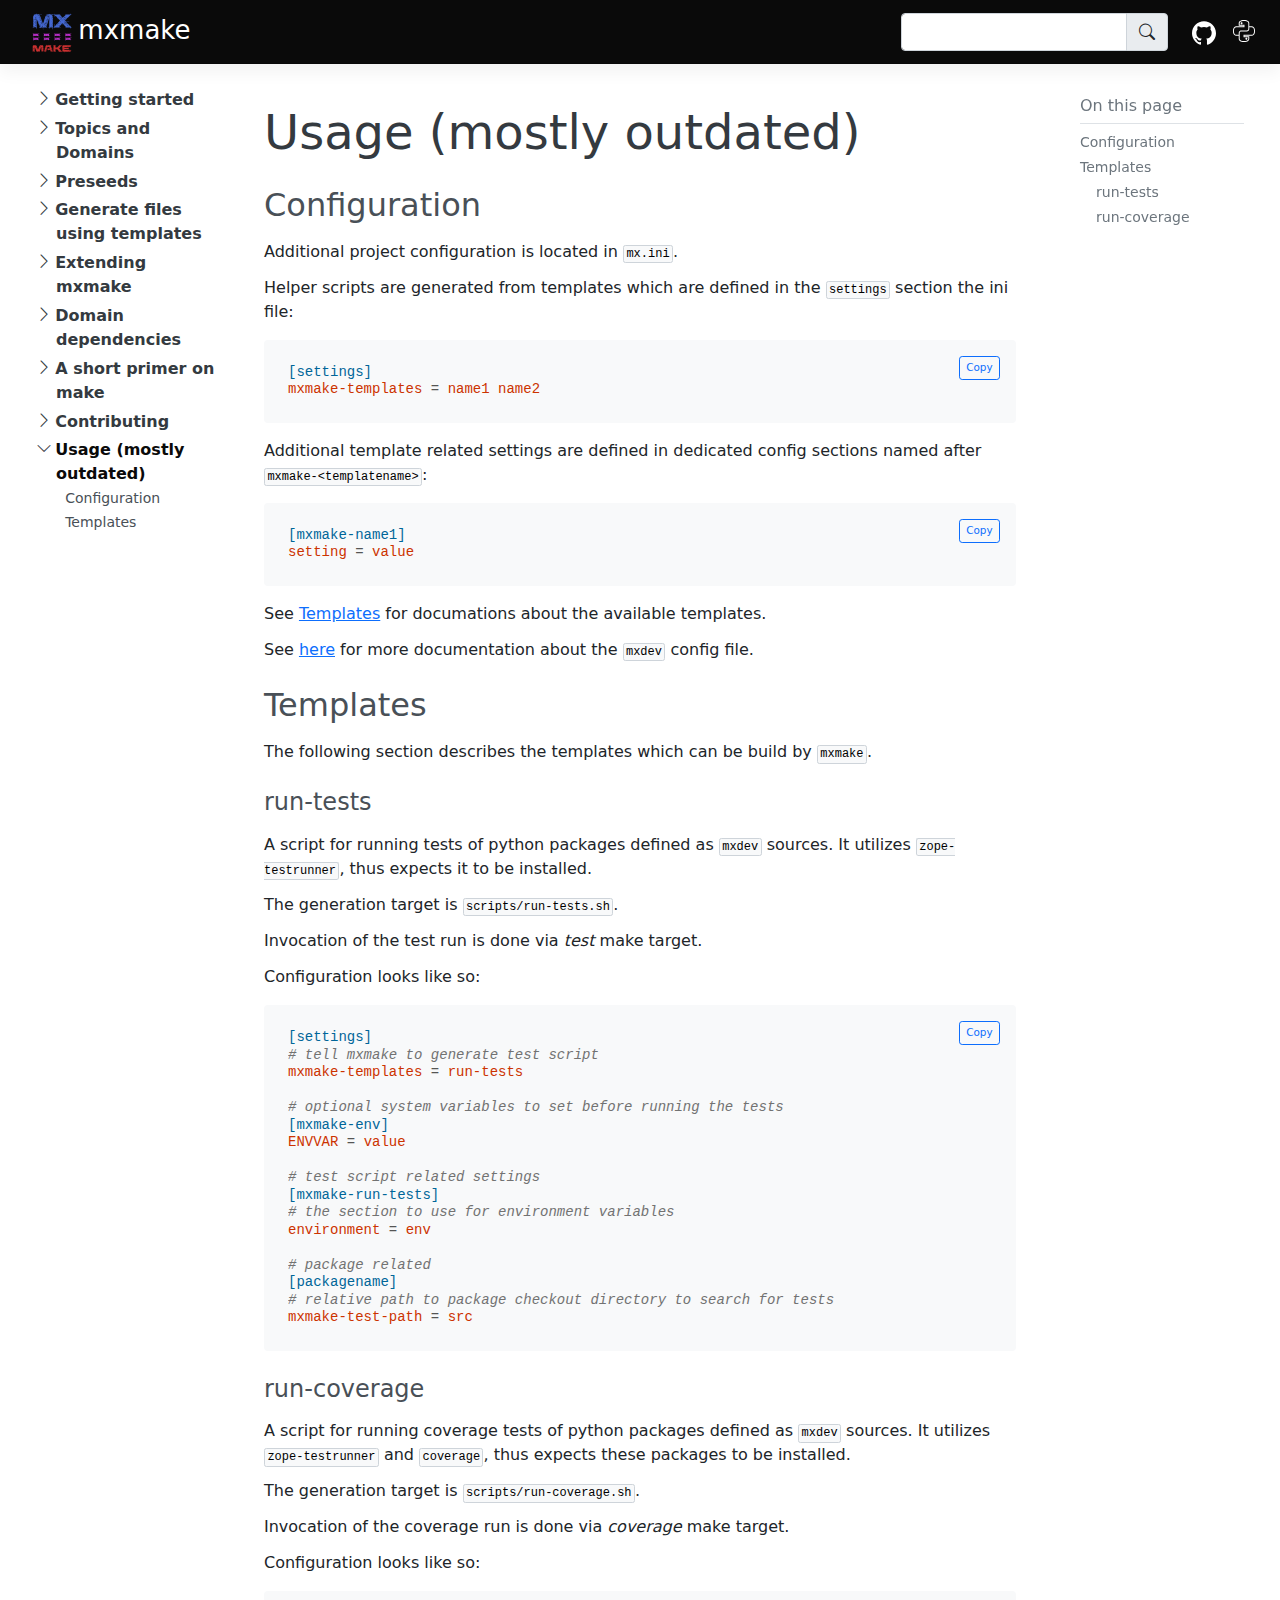
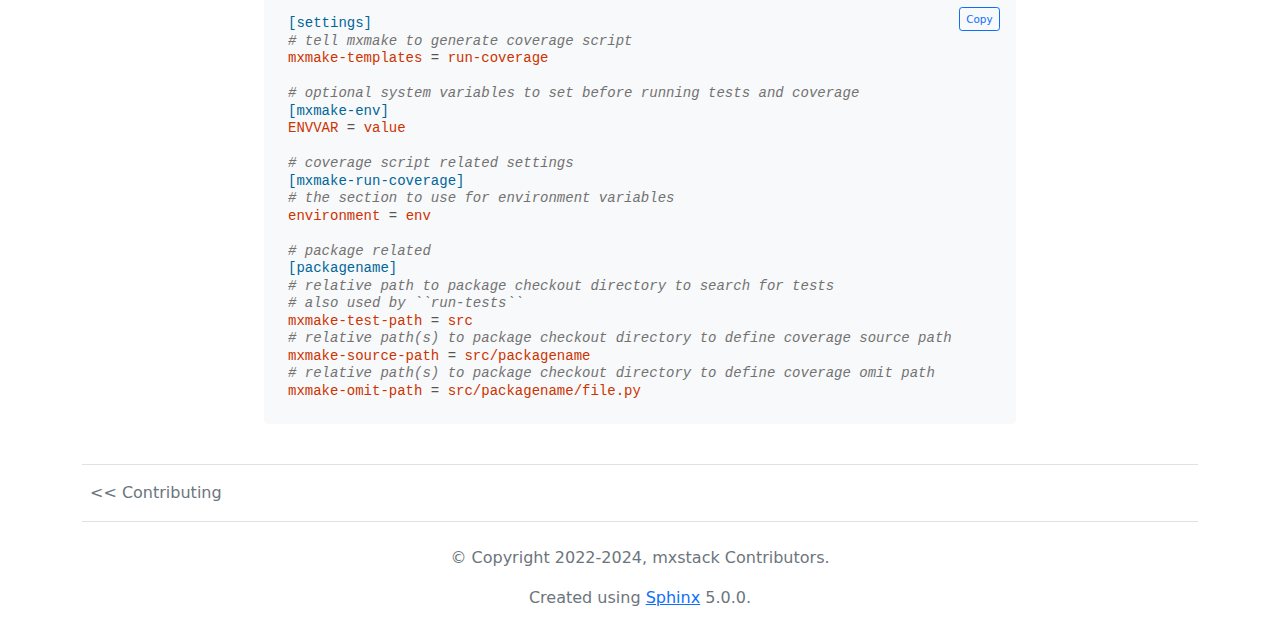
<file: usage-old.html>
<!DOCTYPE html>

<html lang="en">
  <head>
    <meta charset="utf-8" />
    <meta name="viewport" content="width=device-width, initial-scale=1.0" /><meta name="viewport" content="width=device-width, initial-scale=1" />

    <title>Usage (mostly outdated) &#8212; mxmake 1.0 documentation</title>
    <link rel="stylesheet" type="text/css" href="_static/pygments.css" />
    <link rel="stylesheet" type="text/css" href="_static/conestack.css" />
    <script data-url_root="./" id="documentation_options" src="_static/documentation_options.js"></script>
    <script src="_static/jquery.js"></script>
    <script src="_static/underscore.js"></script>
    <script src="_static/_sphinx_javascript_frameworks_compat.js"></script>
    <script src="_static/doctools.js"></script>
    <link rel="index" title="Index" href="genindex.html" />
    <link rel="search" title="Search" href="search.html" />
    <link rel="prev" title="Contributing" href="contributing.html" />
<link rel="stylesheet" type="text/css" src="_static/bootstrap.css" />
<script src="_static/bootstrap.bundle.min.js"></script>
<script src="_static/conestack.js"></script>

  </head><body>

  <noscript>
    <style type="text/css">
      #searchbox,
      #searchdesc {
        display: none;
      }
      @media (max-width: 768px) {
        #navbar-toggle {
          display: none;
        }
        #cs-mobile-menu {
          display: block;
        }
        #cs-layout {
          margin-top: 12rem;
        }
        #cs-ext-links {
          margin-right: 2rem!important;
        }
      }
    </style>
  </noscript>

  
  <header class="navbar navbar-expand-md" id="header">
    <nav class="container-xxl flex-wrap flex-md-nowrap p-0" id="cs-nav">
  <a id="logo" class="navbar-brand p-0 me-2" href="index.html">
    <img src="_static/mxmake-logo.svg"
         alt="Logo"
         width="40px"
         height="40px" />
    <span>mxmake</span>
  </a>

      
  <div id="nav-search" class="ms-auto">
    <div id="searchbox" class="nav-item me-3" role="search">
      <form class="search input-group" action="search.html" method="get">
        <input type="text" class="form-control" name="q" aria-labelledby="searchlabel" autocomplete="off" autocorrect="off" autocapitalize="off" spellcheck="false">
        <button type="submit" 
                class="bi bi-search input-group-text"
                btn-title="Search documentation"></button>
      </form>
    </div>
  </div>
      
  <div id="cs-ext-links"class="me-3">
    <ul class="navbar-nav flex-row ms-md-auto">
  <li class="nav-item" data-title="GitHub">
    <a class="nav-link p-2" href="https://github.com/mxstack/mxmake" target="_blank" rel="noopener">
      <svg xmlns="http://www.w3.org/2000/svg" width="36" height="36" class="navbar-nav-svg d-inline-block align-text-top" viewBox="0 0 512 499.36" role="img"><title>GitHub</title><path fill="currentColor" fill-rule="evenodd" d="M256 0C114.64 0 0 114.61 0 256c0 113.09 73.34 209 175.08 242.9 12.8 2.35 17.47-5.56 17.47-12.34 0-6.08-.22-22.18-.35-43.54-71.2 15.49-86.2-34.34-86.2-34.34-11.64-29.57-28.42-37.45-28.42-37.45-23.27-15.84 1.73-15.55 1.73-15.55 25.69 1.81 39.21 26.38 39.21 26.38 22.84 39.12 59.92 27.82 74.5 21.27 2.33-16.54 8.94-27.82 16.25-34.22-56.84-6.43-116.6-28.43-116.6-126.49 0-27.95 10-50.8 26.35-68.69-2.63-6.48-11.42-32.5 2.51-67.75 0 0 21.49-6.88 70.4 26.24a242.65 242.65 0 0 1 128.18 0c48.87-33.13 70.33-26.24 70.33-26.24 14 35.25 5.18 61.27 2.55 67.75 16.41 17.9 26.31 40.75 26.31 68.69 0 98.35-59.85 120-116.88 126.32 9.19 7.9 17.38 23.53 17.38 47.41 0 34.22-.31 61.83-.31 70.23 0 6.85 4.61 14.81 17.6 12.31C438.72 464.97 512 369.08 512 256.02 512 114.62 397.37 0 256 0z"></path></svg>
    </a>
  </li>

  <li class="nav-item" data-title="Pypi">
    <a class="nav-link p-2" href="https://pypi.org/project/mxmake" target="_blank" rel="noopener">
      <svg xmlns="http://www.w3.org/2000/svg" x="0px" y="0px" width="36" height="36" viewBox="0 0 50 50" role="img" style=" fill:#000000;"><path d="M 25 2 C 20.941406 2 18.1875 2.96875 16.4375 4.375 C 14.6875 5.78125 14 7.589844 14 9.09375 L 14 14 L 24 14 L 24 15 L 9.09375 15 C 7.265625 15 5.410156 15.792969 4.09375 17.46875 C 2.777344 19.144531 2 21.644531 2 25 C 2 28.355469 2.777344 30.855469 4.09375 32.53125 C 5.410156 34.207031 7.265625 35 9.09375 35 L 14 35 L 14 40.90625 C 14 42.410156 14.6875 44.21875 16.4375 45.625 C 18.1875 47.03125 20.941406 48 25 48 C 29.058594 48 31.8125 47.03125 33.5625 45.625 C 35.3125 44.21875 36 42.410156 36 40.90625 L 36 36 L 26 36 L 26 35 L 40.90625 35 C 42.734375 35 44.589844 34.207031 45.90625 32.53125 C 47.222656 30.855469 48 28.355469 48 25 C 48 21.644531 47.222656 19.144531 45.90625 17.46875 C 44.589844 15.792969 42.734375 15 40.90625 15 L 36 15 L 36 9.09375 C 36 7.550781 35.316406 5.738281 33.5625 4.34375 C 31.808594 2.949219 29.054688 2 25 2 Z M 25 4 C 28.746094 4 31.015625 4.875 32.3125 5.90625 C 33.609375 6.9375 34 8.136719 34 9.09375 L 34 21 C 34 22.65625 32.65625 24 31 24 L 19 24 C 16.941406 24 15.167969 25.269531 14.40625 27.0625 C 14.277344 27.359375 14.160156 27.675781 14.09375 28 C 14.027344 28.324219 14 28.65625 14 29 L 14 33 L 9.09375 33 C 7.824219 33 6.648438 32.503906 5.6875 31.28125 C 4.726563 30.058594 4 28.042969 4 25 C 4 21.957031 4.726563 19.941406 5.6875 18.71875 C 6.648438 17.496094 7.824219 17 9.09375 17 L 26 17 L 26 12 L 16 12 L 16 9.09375 C 16 8.199219 16.386719 6.980469 17.6875 5.9375 C 18.988281 4.894531 21.257813 4 25 4 Z M 20 7 C 18.898438 7 18 7.898438 18 9 C 18 10.101563 18.898438 11 20 11 C 21.101563 11 22 10.101563 22 9 C 22 7.898438 21.101563 7 20 7 Z M 36 17 L 40.90625 17 C 42.175781 17 43.351563 17.496094 44.3125 18.71875 C 45.273438 19.941406 46 21.957031 46 25 C 46 28.042969 45.273438 30.058594 44.3125 31.28125 C 43.351563 32.503906 42.175781 33 40.90625 33 L 24 33 L 24 38 L 34 38 L 34 40.90625 C 34 41.800781 33.613281 43.019531 32.3125 44.0625 C 31.011719 45.105469 28.742188 46 25 46 C 21.257813 46 18.988281 45.105469 17.6875 44.0625 C 16.386719 43.019531 16 41.800781 16 40.90625 L 16 29 C 16 28.792969 16.023438 28.601563 16.0625 28.40625 C 16.34375 27.039063 17.550781 26 19 26 L 31 26 C 33.746094 26 36 23.746094 36 21 Z M 30 39 C 28.898438 39 28 39.898438 28 41 C 28 42.101563 28.898438 43 30 43 C 31.101563 43 32 42.101563 32 41 C 32 39.898438 31.101563 39 30 39 Z"></path></svg>
    </a>
  </li>

    </ul>
  </div>


      <button id="navbar-toggle" class="navbar-toggler p-0 me-4" type="button" data-bs-toggle="collapse" data-bs-target="#cs-mobile-menu">
        <svg xmlns="http://www.w3.org/2000/svg" width="32" height="32" class="bi" fill="currentColor" viewBox="0 0 16 16"><path fill-rule="evenodd" d="M2.5 11.5A.5.5 0 0 1 3 11h10a.5.5 0 0 1 0 1H3a.5.5 0 0 1-.5-.5zm0-4A.5.5 0 0 1 3 7h10a.5.5 0 0 1 0 1H3a.5.5 0 0 1-.5-.5zm0-4A.5.5 0 0 1 3 3h10a.5.5 0 0 1 0 1H3a.5.5 0 0 1-.5-.5z"></path></svg>
      </button>

      <div class="collapse container-fluid m-0 p-3" id="cs-mobile-menu"><nav class="cs-mobile-toc">
  <ul class="current">
<li class="toctree-l1"><a class="reference internal" href="getting-started.html">Getting started</a></li>
<li class="toctree-l1"><a class="reference internal" href="topics.html">Topics and Domains</a></li>
<li class="toctree-l1"><a class="reference internal" href="preseeds.html">Preseeds</a></li>
<li class="toctree-l1"><a class="reference internal" href="templates.html">Generate files using templates</a></li>
<li class="toctree-l1"><a class="reference internal" href="extending.html">Extending mxmake</a></li>
<li class="toctree-l1"><a class="reference internal" href="dependencies.html">Domain dependencies</a></li>
<li class="toctree-l1"><a class="reference internal" href="make.html">A short primer on make</a></li>
<li class="toctree-l1"><a class="reference internal" href="contributing.html">Contributing</a></li>
<li class="toctree-l1 current"><a class="current reference internal" href="#">Usage (mostly outdated)</a></li>
</ul>

</nav>
      </div>
    </nav>
  </header>
  

  <div class="container-xxl my-md-4" id="cs-layout">
    
  <aside id="cs-sidebar" class="ms-4 sphinxsidebar"><nav class="cs-nav-toc">
  <ul class="current">
<li class="toctree-l1"><a class="reference internal" href="getting-started.html">Getting started</a><ul>
<li class="toctree-l2"><a class="reference internal" href="getting-started.html#how-to-bootstrap-a-project-with-mxmake">How to bootstrap a project with mxmake</a></li>
<li class="toctree-l2"><a class="reference internal" href="getting-started.html#how-to-change-the-settings">How to change the settings</a></li>
<li class="toctree-l2"><a class="reference internal" href="getting-started.html#how-to-use-on-the-windows-operating-system">How to use on the Windows operating system</a></li>
</ul>
</li>
<li class="toctree-l1"><a class="reference internal" href="topics.html">Topics and Domains</a><ul>
<li class="toctree-l2"><a class="reference internal" href="topics.html#i18n">i18n</a></li>
<li class="toctree-l2"><a class="reference internal" href="topics.html#ldap">LDAP</a></li>
<li class="toctree-l2"><a class="reference internal" href="topics.html#core">Core</a></li>
<li class="toctree-l2"><a class="reference internal" href="topics.html#javascript">Javascript</a></li>
<li class="toctree-l2"><a class="reference internal" href="topics.html#docs">Docs</a></li>
<li class="toctree-l2"><a class="reference internal" href="topics.html#qa">QA</a></li>
<li class="toctree-l2"><a class="reference internal" href="topics.html#system">System</a></li>
<li class="toctree-l2"><a class="reference internal" href="topics.html#applications">Applications</a></li>
</ul>
</li>
<li class="toctree-l1"><a class="reference internal" href="preseeds.html">Preseeds</a></li>
<li class="toctree-l1"><a class="reference internal" href="templates.html">Generate files using templates</a><ul>
<li class="toctree-l2"><a class="reference internal" href="templates.html#internal-templates">Internal templates</a></li>
<li class="toctree-l2"><a class="reference internal" href="templates.html#how-to-write-custom-templates">How to write custom templates</a></li>
</ul>
</li>
<li class="toctree-l1"><a class="reference internal" href="extending.html">Extending mxmake</a><ul>
<li class="toctree-l2"><a class="reference internal" href="extending.html#topics-and-domains">Topics and domains</a></li>
<li class="toctree-l2"><a class="reference internal" href="extending.html#writing-custom-domains">Writing custom domains</a></li>
</ul>
</li>
<li class="toctree-l1"><a class="reference internal" href="dependencies.html">Domain dependencies</a><ul>
<li class="toctree-l2"><a class="reference internal" href="dependencies.html#diagram">Diagram</a></li>
</ul>
</li>
<li class="toctree-l1"><a class="reference internal" href="make.html">A short primer on make</a><ul>
<li class="toctree-l2"><a class="reference internal" href="make.html#dependency-management">Dependency management</a></li>
<li class="toctree-l2"><a class="reference internal" href="make.html#the-phony-target">The “phony” target</a></li>
<li class="toctree-l2"><a class="reference internal" href="make.html#sentinel-files">Sentinel files</a></li>
<li class="toctree-l2"><a class="reference internal" href="make.html#variables">Variables</a></li>
<li class="toctree-l2"><a class="reference internal" href="make.html#further-reading">Further Reading</a></li>
</ul>
</li>
<li class="toctree-l1"><a class="reference internal" href="contributing.html">Contributing</a><ul>
<li class="toctree-l2"><a class="reference internal" href="contributing.html#source-code">Source Code</a></li>
<li class="toctree-l2"><a class="reference internal" href="contributing.html#copyright-licence">Copyright &amp; Licence</a></li>
<li class="toctree-l2"><a class="reference internal" href="contributing.html#contributors">Contributors</a></li>
</ul>
</li>
<li class="toctree-l1 current"><a class="current reference internal" href="#">Usage (mostly outdated)</a><ul>
<li class="toctree-l2"><a class="reference internal" href="#configuration">Configuration</a></li>
<li class="toctree-l2"><a class="reference internal" href="#templates">Templates</a></li>
</ul>
</li>
</ul>

</nav>
    
  </aside>
    

    
      <main class="document cs-main order-1" role="main">
    
      <div class="ps-lg-4 mt-3 cs-content">
        
  <section id="usage-mostly-outdated">
<h1>Usage (mostly outdated)<a class="headerlink" href="#usage-mostly-outdated" title="Permalink to this heading">#</a></h1>
<section id="configuration">
<span id="id1"></span><h2>Configuration<a class="headerlink" href="#configuration" title="Permalink to this heading">#</a></h2>
<p>Additional project configuration is located in <code class="docutils literal notranslate"><span class="pre">mx.ini</span></code>.</p>
<p>Helper scripts are generated from templates which are defined in the
<code class="docutils literal notranslate"><span class="pre">settings</span></code> section the ini file:</p>
<div class="highlight-ini notranslate"><div class="highlight"><pre><span></span><span class="k">[settings]</span>
<span class="na">mxmake-templates</span><span class="w"> </span><span class="o">=</span><span class="w"> </span><span class="s">name1 name2</span>
</pre></div>
</div>
<p>Additional template related settings are defined in dedicated config sections
named after <code class="docutils literal notranslate"><span class="pre">mxmake-&lt;templatename&gt;</span></code>:</p>
<div class="highlight-ini notranslate"><div class="highlight"><pre><span></span><span class="k">[mxmake-name1]</span>
<span class="na">setting</span><span class="w"> </span><span class="o">=</span><span class="w"> </span><span class="s">value</span>
</pre></div>
</div>
<p>See <a class="reference internal" href="#templates"><span class="std std-ref">Templates</span></a> for documations about the available templates.</p>
<p>See <a class="reference external" href="https://github.com/mxstack/mxdev">here</a> for more documentation
about the <code class="docutils literal notranslate"><span class="pre">mxdev</span></code> config file.</p>
</section>
<section id="templates">
<span id="id2"></span><h2>Templates<a class="headerlink" href="#templates" title="Permalink to this heading">#</a></h2>
<p>The following section describes the templates which can be build by <code class="docutils literal notranslate"><span class="pre">mxmake</span></code>.</p>
<section id="run-tests">
<span id="id3"></span><h3>run-tests<a class="headerlink" href="#run-tests" title="Permalink to this heading">#</a></h3>
<p>A script for running tests of python packages defined as <code class="docutils literal notranslate"><span class="pre">mxdev</span></code> sources. It
utilizes <code class="docutils literal notranslate"><span class="pre">zope-testrunner</span></code>, thus expects it to be installed.</p>
<p>The generation target is <code class="docutils literal notranslate"><span class="pre">scripts/run-tests.sh</span></code>.</p>
<p>Invocation of the test run is done via <cite>test</cite> make target.</p>
<p>Configuration looks like so:</p>
<div class="highlight-ini notranslate"><div class="highlight"><pre><span></span><span class="k">[settings]</span>
<span class="c1"># tell mxmake to generate test script</span>
<span class="na">mxmake-templates</span><span class="w"> </span><span class="o">=</span><span class="w"> </span><span class="s">run-tests</span>

<span class="c1"># optional system variables to set before running the tests</span>
<span class="k">[mxmake-env]</span>
<span class="na">ENVVAR</span><span class="w"> </span><span class="o">=</span><span class="w"> </span><span class="s">value</span>

<span class="c1"># test script related settings</span>
<span class="k">[mxmake-run-tests]</span>
<span class="c1"># the section to use for environment variables</span>
<span class="na">environment</span><span class="w"> </span><span class="o">=</span><span class="w"> </span><span class="s">env</span>

<span class="c1"># package related</span>
<span class="k">[packagename]</span>
<span class="c1"># relative path to package checkout directory to search for tests</span>
<span class="na">mxmake-test-path</span><span class="w"> </span><span class="o">=</span><span class="w"> </span><span class="s">src</span>
</pre></div>
</div>
</section>
<section id="run-coverage">
<span id="id4"></span><h3>run-coverage<a class="headerlink" href="#run-coverage" title="Permalink to this heading">#</a></h3>
<p>A script for running coverage tests of python packages defined as <code class="docutils literal notranslate"><span class="pre">mxdev</span></code>
sources. It utilizes <code class="docutils literal notranslate"><span class="pre">zope-testrunner</span></code> and <code class="docutils literal notranslate"><span class="pre">coverage</span></code>, thus expects these
packages to be installed.</p>
<p>The generation target is <code class="docutils literal notranslate"><span class="pre">scripts/run-coverage.sh</span></code>.</p>
<p>Invocation of the coverage run is done via <cite>coverage</cite> make target.</p>
<p>Configuration looks like so:</p>
<div class="highlight-ini notranslate"><div class="highlight"><pre><span></span><span class="k">[settings]</span>
<span class="c1"># tell mxmake to generate coverage script</span>
<span class="na">mxmake-templates</span><span class="w"> </span><span class="o">=</span><span class="w"> </span><span class="s">run-coverage</span>

<span class="c1"># optional system variables to set before running tests and coverage</span>
<span class="k">[mxmake-env]</span>
<span class="na">ENVVAR</span><span class="w"> </span><span class="o">=</span><span class="w"> </span><span class="s">value</span>

<span class="c1"># coverage script related settings</span>
<span class="k">[mxmake-run-coverage]</span>
<span class="c1"># the section to use for environment variables</span>
<span class="na">environment</span><span class="w"> </span><span class="o">=</span><span class="w"> </span><span class="s">env</span>

<span class="c1"># package related</span>
<span class="k">[packagename]</span>
<span class="c1"># relative path to package checkout directory to search for tests</span>
<span class="c1"># also used by ``run-tests``</span>
<span class="na">mxmake-test-path</span><span class="w"> </span><span class="o">=</span><span class="w"> </span><span class="s">src</span>
<span class="c1"># relative path(s) to package checkout directory to define coverage source path</span>
<span class="na">mxmake-source-path</span><span class="w"> </span><span class="o">=</span><span class="w"> </span><span class="s">src/packagename</span>
<span class="c1"># relative path(s) to package checkout directory to define coverage omit path</span>
<span class="na">mxmake-omit-path</span><span class="w"> </span><span class="o">=</span><span class="w"> </span><span class="s">src/packagename/file.py</span>
</pre></div>
</div>
</section>
</section>
</section>


      </div>

    
  <div class="cs-local-toc mx-4 mt-4 mb-5 my-md-0 ps-xl-3 mb-lg-5 text-muted">
    <strong class="d-block h6 my-2 pb-2 border-bottom">On this page</strong>
    <nav id="TableOfContents">
      <ul>
<li><a class="reference internal" href="#configuration">Configuration</a></li>
<li><a class="reference internal" href="#templates">Templates</a><ul>
<li><a class="reference internal" href="#run-tests">run-tests</a></li>
<li><a class="reference internal" href="#run-coverage">run-coverage</a></li>
</ul>
</li>
</ul>

    </nav>
  </div>
    
    </main>
  </div><div class="container footer" role="contentinfo">
  <footer class="d-flex flex-wrap justify-content-between align-items-center pt-2 my-4 border-top"><ul class="pb-2 mb-3 nav container border-bottom">
  <li class="nav-item col-md-6 col">
    <a href="contributing.html"
       title="previous chapter"
       class="nav-link px-2 text-muted previous-chapter">Contributing</a>
  </li>
  <li class="nav-item col-md-6 col text-end">
  </li>
</ul>
      <div class="container text-center text-muted pt-2 pb-2">
          &#169; Copyright 2022-2024, mxstack Contributors.
      </div>
      <div class="container text-center text-muted pt-2 pb-2">
        Created using <a href="https://www.sphinx-doc.org/">Sphinx</a> 5.0.0.
      </div>
  </footer>
</div>

  </body>
</html>
</file>
<file: _static/pygments.css>
pre { line-height: 125%; }
td.linenos .normal { color: #666666; background-color: transparent; padding-left: 5px; padding-right: 5px; }
span.linenos { color: #666666; background-color: transparent; padding-left: 5px; padding-right: 5px; }
td.linenos .special { color: #000000; background-color: #ffffc0; padding-left: 5px; padding-right: 5px; }
span.linenos.special { color: #000000; background-color: #ffffc0; padding-left: 5px; padding-right: 5px; }
.highlight .hll { background-color: #ffffcc }
.highlight { background: #f8f9fa; }
.highlight .c { color: #727272; font-style: italic } /* Comment */
.highlight .err { border: 1px solid #FF0000 } /* Error */
.highlight .k { color: #006699 } /* Keyword */
.highlight .o { color: #555555 } /* Operator */
.highlight .ch { color: #727272; font-style: italic } /* Comment.Hashbang */
.highlight .cm { color: #727272; font-style: italic } /* Comment.Multiline */
.highlight .cp { color: #006699 } /* Comment.Preproc */
.highlight .cpf { color: #727272; font-style: italic } /* Comment.PreprocFile */
.highlight .c1 { color: #727272; font-style: italic } /* Comment.Single */
.highlight .cs { color: #727272; background-color: #fff0f0 } /* Comment.Special */
.highlight .gd { color: #A00000 } /* Generic.Deleted */
.highlight .ge { font-style: italic } /* Generic.Emph */
.highlight .gr { color: #FF0000 } /* Generic.Error */
.highlight .gh { color: #000080; font-weight: bold } /* Generic.Heading */
.highlight .gi { color: #00A000 } /* Generic.Inserted */
.highlight .go { color: #888888 } /* Generic.Output */
.highlight .gp { color: #c65d09; font-weight: bold } /* Generic.Prompt */
.highlight .gs { font-weight: bold } /* Generic.Strong */
.highlight .gu { color: #800080; font-weight: bold } /* Generic.Subheading */
.highlight .gt { color: #0044DD } /* Generic.Traceback */
.highlight .kc { color: #006699 } /* Keyword.Constant */
.highlight .kd { color: #006699 } /* Keyword.Declaration */
.highlight .kn { color: #006699 } /* Keyword.Namespace */
.highlight .kp { color: #006699 } /* Keyword.Pseudo */
.highlight .kr { color: #006699 } /* Keyword.Reserved */
.highlight .kt { color: #902000 } /* Keyword.Type */
.highlight .m { color: #fd7e14; font-weight: bold } /* Literal.Number */
.highlight .s { color: #cc3300 } /* Literal.String */
.highlight .na { color: #cc3300 } /* Name.Attribute */
.highlight .nb { color: #6b62de } /* Name.Builtin */
.highlight .nc { color: #0e84b5 } /* Name.Class */
.highlight .no { color: #60add5 } /* Name.Constant */
.highlight .nd { color: #555555 } /* Name.Decorator */
.highlight .ni { color: #d55537; font-weight: bold } /* Name.Entity */
.highlight .ne { color: #006699 } /* Name.Exception */
.highlight .nf { color: #006699 } /* Name.Function */
.highlight .nl { color: #002070; font-weight: bold } /* Name.Label */
.highlight .nn { color: #0e84b5; font-weight: bold } /* Name.Namespace */
.highlight .nt { color: #062873; font-weight: bold } /* Name.Tag */
.highlight .nv { color: #bb60d5 } /* Name.Variable */
.highlight .ow { color: #6f42c1 } /* Operator.Word */
.highlight .w { color: #bbbbbb } /* Text.Whitespace */
.highlight .mb { color: #fd7e14; font-weight: bold } /* Literal.Number.Bin */
.highlight .mf { color: #fd7e14; font-weight: bold } /* Literal.Number.Float */
.highlight .mh { color: #fd7e14; font-weight: bold } /* Literal.Number.Hex */
.highlight .mi { color: #fd7e14; font-weight: bold } /* Literal.Number.Integer */
.highlight .mo { color: #fd7e14; font-weight: bold } /* Literal.Number.Oct */
.highlight .sa { color: #cc3300 } /* Literal.String.Affix */
.highlight .sb { color: #cc3300 } /* Literal.String.Backtick */
.highlight .sc { color: #cc3300 } /* Literal.String.Char */
.highlight .dl { color: #cc3300 } /* Literal.String.Delimiter */
.highlight .sd { color: #cc3300; font-style: italic } /* Literal.String.Doc */
.highlight .s2 { color: #cc3300 } /* Literal.String.Double */
.highlight .se { color: #cc3300; font-weight: bold } /* Literal.String.Escape */
.highlight .sh { color: #cc3300 } /* Literal.String.Heredoc */
.highlight .si { color: #70a0d0; font-style: italic } /* Literal.String.Interpol */
.highlight .sx { color: #c65d09 } /* Literal.String.Other */
.highlight .sr { color: #235388 } /* Literal.String.Regex */
.highlight .s1 { color: #cc3300 } /* Literal.String.Single */
.highlight .ss { color: #517918 } /* Literal.String.Symbol */
.highlight .bp { color: #6b62de } /* Name.Builtin.Pseudo */
.highlight .fm { color: #006699 } /* Name.Function.Magic */
.highlight .vc { color: #bb60d5 } /* Name.Variable.Class */
.highlight .vg { color: #bb60d5 } /* Name.Variable.Global */
.highlight .vi { color: #bb60d5 } /* Name.Variable.Instance */
.highlight .vm { color: #bb60d5 } /* Name.Variable.Magic */
.highlight .il { color: #fd7e14; font-weight: bold } /* Literal.Number.Integer.Long */
</file>
<file: _static/conestack.css>
@charset "UTF-8";
@import 'bootstrap.css';
@import 'bootstrap-icons/bootstrap-icons.css';
@import 'conestack-vars.css';
body {
  background-color: var(--bs-body-bg);
}

#header {
  color: var(--cs-color);
  background: var(--cs-bg-color);
  box-shadow: 0 0.5rem 1rem rgba(0, 0, 0, 0.05), inset 0 -1px 0 rgba(0, 0, 0, 0.15);
  height: 64px;
}
#header button[btn-title]:hover::after {
  content: attr(btn-title);
  color: var(--bs-gray-600);
  font-size: 13px;
  padding: 2px 6px;
  border-radius: 5px;
  border: 1px solid var(--bs-gray-200);
  background: var(--bs-white);
  position: absolute;
  z-index: 1000;
  top: 30px;
}

#logo, #logo:active, #logo:hover, #logo:visited {
  margin-left: 2rem;
  overflow: hidden;
  text-overflow: ellipsis;
  color: var(--cs-color);
  text-decoration: none;
}
@media (max-width: 768px) {
  #logo {
    margin-left: 1rem !important;
  }
}
@media (max-width: 400px) {
  #logo {
    max-width: calc(100% - 100px) !important;
  }
}
#logo > img {
  height: 40px;
}
#logo > span {
  font-size: 1.3em;
}

#searchbox {
  max-width: 300px;
}
@media (max-width: 768px) {
  #searchbox {
    max-width: none;
    color: black;
    margin-right: 0px !important;
  }
}
#searchbox form.search {
  margin-bottom: 0;
}

@media (max-width: 400px) {
  #cs-ext-links {
    display: none !important;
  }
}
@media (max-width: 768px) {
  #cs-ext-links {
    margin-left: auto;
  }
}
#cs-ext-links .nav-link {
  height: 100%;
}
#cs-ext-links .nav-item:hover::after {
  content: attr(data-title);
  color: var(--bs-gray-600);
  font-size: 13px;
  padding: 2px 6px;
  border-radius: 5px;
  border: 1px solid var(--bs-gray-200);
  background: var(--bs-white);
  position: absolute;
  z-index: 1000;
}
#cs-ext-links svg {
  width: 24px;
}
#cs-ext-links path {
  fill: var(--cs-color) !important;
}

#navbar-toggle {
  color: var(--cs-color);
  opacity: 0.6;
}

#cs-mobile-menu {
  background: var(--cs-bg-color);
  z-index: 1000;
}
@media (min-width: 769px) {
  #cs-mobile-menu {
    display: none;
  }
}
#cs-mobile-menu *:not(#searchbox *) {
  color: var(--cs-color);
}
#cs-mobile-menu .cs-mobile-toc {
  margin-top: 1rem;
}
#cs-mobile-menu .cs-mobile-toc ul {
  list-style: none;
  margin-bottom: 0;
  padding-left: 0;
}
#cs-mobile-menu .cs-mobile-toc ul li {
  margin-top: 0.8rem;
  margin-bottom: 0.8rem;
  font-size: 110%;
}
#cs-mobile-menu .cs-mobile-toc ul li a {
  color: var(--cs-color);
  text-decoration: none;
}
#cs-mobile-menu .cs-mobile-toc ul li.current a {
  font-weight: bold;
}

#cs-sidebar {
  grid-area: sidebar;
  background: white;
  width: fit-content;
  min-width: 180px;
  max-height: calc(100vh - 8rem);
  height: max-content;
  position: sticky;
  top: 1rem;
  overflow-y: auto;
}
@media (max-width: 768px) {
  #cs-sidebar {
    display: none;
  }
}

@media (min-width: 769px) {
  .cs-nav-toc {
    display: block !important;
    padding-left: 0.25rem;
    margin-left: -0.25rem;
    font-weight: 600;
  }
}
.cs-nav-toc a,
.cs-nav-toc a:visited,
.cs-nav-toc a:active,
.cs-nav-toc a:hover {
  text-decoration: none;
  color: var(--bs-gray-800);
}
.cs-nav-toc ul {
  list-style: none;
  margin-bottom: 0.2rem;
  padding-left: 0;
}
.cs-nav-toc ul ul {
  padding-left: 1.2rem;
}
.cs-nav-toc li.toctree-l1 {
  position: relative;
  font-weight: 600;
  margin-bottom: 0.3rem;
  margin-left: 20px;
  text-indent: -10px;
}
.cs-nav-toc li.toctree-l1.current > a {
  color: var(--cs-bg-color);
}
.cs-nav-toc li.toctree-l1.current ul {
  display: block;
}
.cs-nav-toc li.toctree-l1 ul {
  display: none;
}
.cs-nav-toc li.toctree-l1 li {
  font-weight: 300;
}
.cs-nav-toc li.toctree-l1 > a::before {
  display: inline-block;
  font-family: bootstrap-icons !important;
  font-style: normal;
  font-weight: normal !important;
  font-variant: normal;
  text-transform: none;
  line-height: 1;
  vertical-align: -0.125em;
  -webkit-font-smoothing: antialiased;
  -moz-osx-font-smoothing: grayscale;
  content: "\f285";
  margin-right: 0.2rem;
  color: var(--bs-gray-800);
}
.cs-nav-toc li.toctree-l1 > a.current::before, .cs-nav-toc li.toctree-l1 > a.expanded::before {
  content: "\f282";
}
.cs-nav-toc li.toctree-l1 > a.collapsed::before {
  content: "\f285" !important;
}
.cs-nav-toc li.toctree-l1 > span.toggle {
  position: absolute;
  cursor: pointer;
  display: block;
  width: 20px;
  height: 20px;
  left: -22px;
  top: 2px;
}
.cs-nav-toc li.toctree-l1 > span.toggle::before {
  display: inline-block;
  font-family: bootstrap-icons !important;
  font-style: normal;
  font-weight: normal !important;
  font-variant: normal;
  text-transform: none;
  line-height: 1;
  vertical-align: -0.125em;
  -webkit-font-smoothing: antialiased;
  -moz-osx-font-smoothing: grayscale;
  content: "\f285";
  opacity: 0;
}
.cs-nav-toc li.toctree-l2 a {
  font-size: 14px;
}
.cs-nav-toc li.toctree-l2 a, .cs-nav-toc li.toctree-l2 a:visited, .cs-nav-toc li.toctree-l2 a:active, .cs-nav-toc li.toctree-l2 a:hover {
  color: var(--bs-gray-700);
}
.cs-nav-toc li.toctree-l2 a.active, .cs-nav-toc li.toctree-l2 a.active:visited, .cs-nav-toc li.toctree-l2 a.active:active, .cs-nav-toc li.toctree-l2 a.active:hover {
  color: var(--bs-gray-700);
  font-weight: bold;
}

#cs-layout {
  min-height: calc(100vh - 19rem);
}
@media (min-width: 992px) {
  #cs-layout {
    grid-template-columns: 1fr 10fr !important;
  }
}
@media (min-width: 769px) {
  #cs-layout {
    display: grid;
    gap: 1.5rem;
    grid-template-areas: "sidebar main";
    grid-template-columns: 1fr 4fr;
  }
}
@media (max-width: 768px) {
  #cs-layout {
    padding: 1rem;
  }
}

@media (min-width: 992px) {
  #cs-layout, #cs-nav {
    max-width: var(--layout-width) !important;
  }
  #cs-sidebar {
    min-width: var(--sidebar-left-width) !important;
  }
}
.cs-main {
  gap: inherit;
  display: grid;
  grid-area: main;
  grid-template-areas: "content toc";
  grid-template-columns: minmax(0, 4fr) 1fr;
  height: min-content;
}
@media (max-width: 992px) {
  .cs-main {
    grid-template-columns: minmax(0, auto);
    grid-template-rows: auto 1fr;
  }
}
.cs-main .highlighted {
  background: rgba(13, 110, 253, 0.2);
}

.cs-content {
  grid-area: content;
  height: fit-content;
}
.cs-content #search-results {
  overflow-wrap: break-word;
  word-wrap: break-word;
}
.cs-content .headerlink {
  text-decoration: none;
  padding-left: 8px;
  opacity: 0;
  color: var(--bs-blue);
}
.cs-content .highlight-rst {
  overflow: auto;
}
.cs-content .highlight pre,
.cs-content pre.literal-block {
  font-size: 14px;
  padding: 0;
  margin: 0;
  overflow: auto;
}
.cs-content h1 {
  margin-bottom: 1.5rem;
  font-weight: 400;
  font-size: 3rem;
  color: var(--bs-gray-800);
}
.cs-content h3 {
  font-size: 1.5rem;
}
.cs-content h2, .cs-content h3, .cs-content h4 {
  margin-top: 1.5rem;
  margin-bottom: 1rem;
  color: var(--bs-gray-700);
  font-weight: 500;
}
.cs-content h2:hover .headerlink, .cs-content h3:hover .headerlink, .cs-content h4:hover .headerlink {
  opacity: 1;
}

#scrolltop {
  display: flex;
  align-items: center;
  justify-content: center;
  position: sticky;
  bottom: 1rem;
  left: calc(100vw - 1rem);
  background: var(--cs-bg-color);
  border-radius: 50%;
  width: 2.2rem;
  height: 2.2rem;
  color: var(--cs-color);
  box-shadow: -2px 2px 12px rgba(0, 0, 0, 0.1921568627);
}

footer .previous-chapter::before {
  content: "<< ";
}
footer .next-chapter::after {
  content: ">> ";
}

@media (max-width: 992px) {
  .container.footer {
    max-width: 100%;
  }
}
.cs-main .admonition {
  margin: 1rem auto;
  padding: 0 0.5rem 0.5rem;
  background: white;
  border-radius: 0.2rem;
  border-left: 10px solid var(--bs-gray-600);
  box-shadow: 0 0.2rem 0.5rem rgba(0, 0, 0, 0.05), 0 0 0.0625rem rgba(0, 0, 0, 0.1);
  font-size: 14px;
  overflow: hidden;
  page-break-inside: avoid;
}
.cs-main .admonition p.admonition-title {
  position: relative;
  margin: 0 -0.5rem 0.5rem;
  padding: 0.5rem 0.5rem 0.5rem 2rem;
  font-weight: 400;
  font-size: 16px;
  background-color: var(--bs-gray-200);
  line-height: 1.3;
}
.cs-main .admonition p.admonition-title:before {
  content: "\f43c";
  position: absolute;
  left: 0.5rem;
  font-size: 16px;
  font-family: "bootstrap-icons";
  color: var(--bs-gray-600);
}
.cs-main .admonition.attention {
  border-left-color: #ff3a00;
}
.cs-main .admonition.attention > .admonition-title {
  background: rgba(255, 58, 0, 0.2);
}
.cs-main .admonition.attention > .admonition-title:before {
  content: "\f332";
  color: #ff3a00;
}
.cs-main .admonition.danger {
  border-left-color: #ff0000;
}
.cs-main .admonition.danger > .admonition-title {
  background: rgba(255, 0, 0, 0.25);
}
.cs-main .admonition.danger > .admonition-title:before {
  content: "\f532";
  color: #ff0000;
}
.cs-main .admonition.error {
  border-left-color: #ff3a00;
}
.cs-main .admonition.error > .admonition-title {
  background: rgba(255, 58, 0, 0.2);
}
.cs-main .admonition.error > .admonition-title:before {
  content: "\f622";
  color: #ff3a00;
}
.cs-main .admonition.caution {
  border-left-color: var(--bs-orange);
}
.cs-main .admonition.caution > .admonition-title {
  background: rgba(253, 126, 20, 0.2);
}
.cs-main .admonition.caution > .admonition-title:before {
  content: "\f46e";
  color: var(--bs-orange);
}
.cs-main .admonition.warning {
  border-left-color: var(--bs-orange);
}
.cs-main .admonition.warning > .admonition-title {
  background: rgba(253, 126, 20, 0.2);
}
.cs-main .admonition.warning > .admonition-title:before {
  content: "\f33a";
  color: var(--bs-orange);
}
.cs-main .admonition.hint {
  border-left-color: var(--bs-teal);
}
.cs-main .admonition.hint > .admonition-title {
  background: rgba(32, 201, 151, 0.2);
}
.cs-main .admonition.hint > .admonition-title:before {
  content: "\f504";
  color: var(--bs-teal);
}
.cs-main .admonition.tip {
  border-left-color: var(--bs-teal);
}
.cs-main .admonition.tip > .admonition-title {
  background: rgba(32, 201, 151, 0.2);
}
.cs-main .admonition.tip > .admonition-title:before {
  content: "\f406";
  color: var(--bs-teal);
}
.cs-main .admonition.important {
  border-left-color: var(--bs-info);
}
.cs-main .admonition.important > .admonition-title {
  background: rgba(13, 202, 240, 0.2);
}
.cs-main .admonition.important > .admonition-title:before {
  content: "\f400";
  color: var(--bs-info);
}
.cs-main .admonition.note {
  border-left-color: var(--bs-primary);
}
.cs-main .admonition.note > .admonition-title {
  background: rgba(13, 110, 253, 0.2);
}
.cs-main .admonition.note > .admonition-title:before {
  content: "\f4c9";
  color: var(--bs-primary);
}

.cs-content table {
  caption-side: top;
  overflow-x: auto;
  display: block;
  margin-bottom: 2rem;
  max-width: fit-content;
  max-width: -moz-fit-content;
}
.cs-content table caption {
  border-bottom: 1px solid var(--bs-gray-400);
}
.cs-content table.align-default {
  text-align: initial;
}
.cs-content table thead {
  background: var(--bs-gray-100);
  border-top: none !important;
}
.cs-content table tr {
  display: table-row;
  vertical-align: inherit;
  border-color: inherit;
}
.cs-content table tr:first-child {
  border-top: none !important;
}
.cs-content table tr:first-child > td {
  border-top: none;
}
.cs-content table tr > td:first-child {
  border-left: none !important;
}
.cs-content table .stub {
  background: var(--bs-gray-100);
}
.cs-content table.docutils {
  border-radius: 0.3rem;
  border: 1px solid var(--bs-gray-400);
  border-collapse: collapse;
  box-shadow: 0 0.2rem 0.5rem rgba(0, 0, 0, 0.05), 0 0 0.0625rem rgba(0, 0, 0, 0.1);
}
.cs-content table.docutils td {
  background: var(--bs-white);
}
.cs-content table.docutils td, .cs-content table.docutils th {
  padding: 0 0.25rem;
  border-top: 1px solid var(--bs-gray-400);
  border-left: 1px solid var(--bs-gray-400);
}
.cs-content table.docutils td.head, .cs-content table.docutils th.head {
  border-top: none;
  border-bottom: 1px solid var(--bs-gray-400);
}
.cs-content table.docutils td:first-child,
.cs-content table.docutils th:first-child {
  border-left: none;
}
.cs-content table.docutils td p, .cs-content table.docutils th p {
  margin: 0.25rem;
}

.cs-content ol > li > p,
.cs-content ul > li > p {
  margin: 0.2rem 0;
}
.cs-content .hlist tr {
  display: flex;
  vertical-align: top;
  border-color: inherit;
}
.cs-content .hlist td {
  position: relative;
  padding: 1rem;
  padding-left: 0;
  border-radius: 5px;
  margin-right: 1rem;
}
.cs-content .hlist td:first-child {
  border: none !important;
}
.cs-content .hlist td > ul {
  list-style: none;
  padding-right: 1rem;
}
.cs-content .hlist td > ul li::before {
  content: "•";
  position: absolute;
  font-size: 25px;
  transform: translate(-1.5rem, -0.3rem);
}
.cs-content .hlist td > ul img {
  padding-bottom: 1rem;
}
.cs-content .hlist td > ul figcaption {
  border-top: 1px solid var(--bs-gray-400);
}

.cs-content dl.class > dt .property,
.cs-content dl.enum-class > dt .property,
.cs-content dl.enum-struct > dt .property,
.cs-content dl.enum > dt .property,
.cs-content dl.exception > dt .property,
.cs-content dl.function > dt .property,
.cs-content dl.method > dt .property,
.cs-content dl.type > dt .property {
  color: var(--bs-red);
  font-weight: 400;
  padding-right: 0.25rem;
}
.cs-content .sig-prename {
  font-weight: 400;
  color: var(--bs-blue);
}
.cs-content .sig-name {
  font-weight: 700;
  color: var(--bs-blue);
}
.cs-content .sig-param {
  font-weight: 400;
  color: var(--bs-gray-600);
}
.cs-content #api-documentation {
  overflow-wrap: break-word;
  word-wrap: break-word;
}

.cs-local-toc {
  grid-area: toc;
  min-width: min-content;
}
@media (max-width: 991px) {
  .cs-local-toc {
    display: none;
  }
}
@media (min-width: 992px) {
  .cs-local-toc {
    position: sticky;
    top: 1rem;
    right: 0;
    z-index: 2;
    overflow-y: auto;
    min-height: calc(100vh - 30rem);
    height: max-content;
    max-height: calc(100vh - 8rem);
    width: min-content;
    min-width: var(--sidebar-right-width) !important;
  }
}
.cs-local-toc nav {
  font-size: 0.875rem;
}
.cs-local-toc nav ul {
  padding-left: 0;
  list-style: none;
}
.cs-local-toc nav ul ul {
  padding-left: 1rem;
  margin-top: 0.25rem;
}
.cs-local-toc nav li {
  margin-bottom: 0.25rem;
}
.cs-local-toc nav a {
  color: inherit;
}
.cs-local-toc nav a:not(:hover) {
  text-decoration: none;
}
.cs-local-toc nav a code {
  font: inherit;
}

.cs-content section .sidebar {
  float: right;
  clear: right;
  display: flow-root;
  width: 30%;
  margin-left: 1rem;
  margin-right: 0;
  border-radius: 0.2rem;
  background-color: #f8f9fa;
  border: 1px solid var(--bs-gray-400);
}
.cs-content section .sidebar .sidebar-title {
  margin: 0;
  padding: 0.5rem 1rem;
  font-weight: 500;
}
.cs-content section .sidebar > *:not(table) {
  padding-left: 1rem;
  padding-right: 1rem;
}
.cs-content section .sidebar img {
  width: 100%;
}
.cs-content section .sidebar p {
  margin-top: 1rem;
}

.cs-content .footnote-reference {
  font-size: 10px;
  vertical-align: super;
}
.cs-content dl.footnote {
  font-size: 14px;
  font-weight: 300;
  display: grid;
  grid-template-columns: max-content auto;
}
.cs-content dl.footnote .field-list dt,
.cs-content dl.footnote .option-list dt,
.cs-content dl.footnote dl.footnote dt,
.cs-content dl.footnote dl.glossary dt,
.cs-content dl.footnote dl.simple dt,
.cs-content dl.footnote dl:not([class]) dt {
  font-weight: 300 !important;
  margin-top: 0.25rem;
}
.cs-content dl.footnote dt.label {
  font-weight: 300;
}
.cs-content dl.footnote dt.label > .brackets {
  margin-right: 0.2rem;
}
.cs-content dl.footnote dt.brackets:before {
  content: "[";
}
.cs-content dl.footnote dt.brackets:after {
  content: "]";
}
.cs-content dl.footnote dd {
  display: block;
  margin-inline-start: 40px;
  margin-top: 0;
}

.cs-content p.rubric {
  text-transform: uppercase;
  font-size: var(--font-size--small);
}
.cs-content .align-default,
.cs-content .align-center {
  display: block;
  text-align: center;
  margin-left: auto;
  margin-right: auto;
}
.cs-content .math {
  overflow: auto;
}
.cs-content p {
  margin-top: 0.75rem;
  margin-bottom: 0.75rem;
}
.cs-content dd > p {
  margin-top: 0;
}
.cs-content dd {
  display: block;
  margin-inline-start: 2rem;
  margin-top: 0.3rem;
  font-size: 0.96rem;
}
.cs-content dd > p {
  margin-bottom: 0.2rem;
}
.cs-content dl {
  margin-block-start: 1rem;
  margin-block-end: 1rem;
}
.cs-content dt {
  color: var(--bs-gray-700);
}
.cs-content a > span.problematic {
  color: var(--bs-danger);
  text-decoration: underline;
}
.cs-content .centered {
  text-align: center;
}
.cs-content img {
  max-width: -webkit-fill-available;
  max-width: 100%;
}
.cs-content blockquote {
  border-left: 1px solid var(--bs-gray-700);
  color: var(--bs-gray-700);
  font-style: italic;
  margin-right: 0.5rem;
  padding: 0.5rem 1rem;
}
.cs-content caption {
  text-align: center;
  color: var(--bs-gray-800);
  font-size: 0.9rem;
  padding-top: 0.3rem;
  padding-bottom: 0.35rem;
}
.cs-content a > code {
  color: var(--bs-blue) !important;
}
.cs-content span.menuselection {
  background: rgba(102, 16, 242, 0.1);
  border-radius: 0.2rem;
  font-size: 0.85em;
  padding: 0 0.2rem;
  border: 1px solid rgba(102, 16, 242, 0.1);
}
.cs-content span.guilabel {
  background: rgba(13, 110, 253, 0.1);
  padding: 0 0.3rem;
  border-radius: 0.2rem;
  font-size: 0.85rem;
  border: 1px solid rgba(13, 110, 253, 0.4);
}
.cs-content span.classifier {
  color: var(--bs-indigo);
  padding-inline-start: 5px;
}
.cs-content kbd:not(.compound) {
  padding: 0.1rem 0.4em;
  font-size: 0.8em;
  color: var(--bs-gray-800);
  background: var(--bs-gray-100);
  border: 1px solid var(--bs-gray-400);
  box-shadow: 0 0.0625rem 0 rgba(0, 0, 0, 0.5), inset 0 0 0 0.125rem white;
  border-radius: 0.2rem;
  font-weight: 400;
}
.cs-content kbd.compound {
  background: none;
  color: var(--bs-gray-800);
  padding: 0;
  border-radius: 0;
  font-size: 1em;
}

.cs-content pre.literal-block {
  background: #f8f9fa;
  margin-right: var(--bs-gutter-x, 0.75rem);
  margin-left: var(--bs-gutter-x, 0.75rem);
}
.cs-content .highlight,
.cs-content pre.literal-block {
  position: relative;
  margin-top: 1rem;
  margin-bottom: 1rem;
  padding: 1.5rem;
  border-radius: 0.25rem;
  display: flow-root;
}
.cs-content .highlight .copy-literal-block,
.cs-content pre.literal-block .copy-literal-block {
  position: absolute;
  right: 1rem;
  top: 1rem;
  padding: 0.2rem 0.4rem;
  font-size: 0.65rem;
  border-radius: 0.2rem;
}
.cs-content .highlight .copy-literal-block:hover::after,
.cs-content pre.literal-block .copy-literal-block:hover::after {
  content: attr(data-text);
  color: var(--bs-gray-600);
  font-size: 13px;
  padding: 2px 6px;
  border-radius: 5px;
  border: 1px solid var(--bs-gray-200);
  background: var(--bs-white);
  position: absolute;
  z-index: 1000;
  transform: translate(calc(-50% - 0.75rem), -120%);
}
.cs-content code.literal {
  background: #f8f9fa;
  border: 1px solid var(--bs-gray-400);
  color: black;
  border-radius: 0.2em;
  font-size: 12px;
  padding: 0.1em 0.2em;
}
</file>
